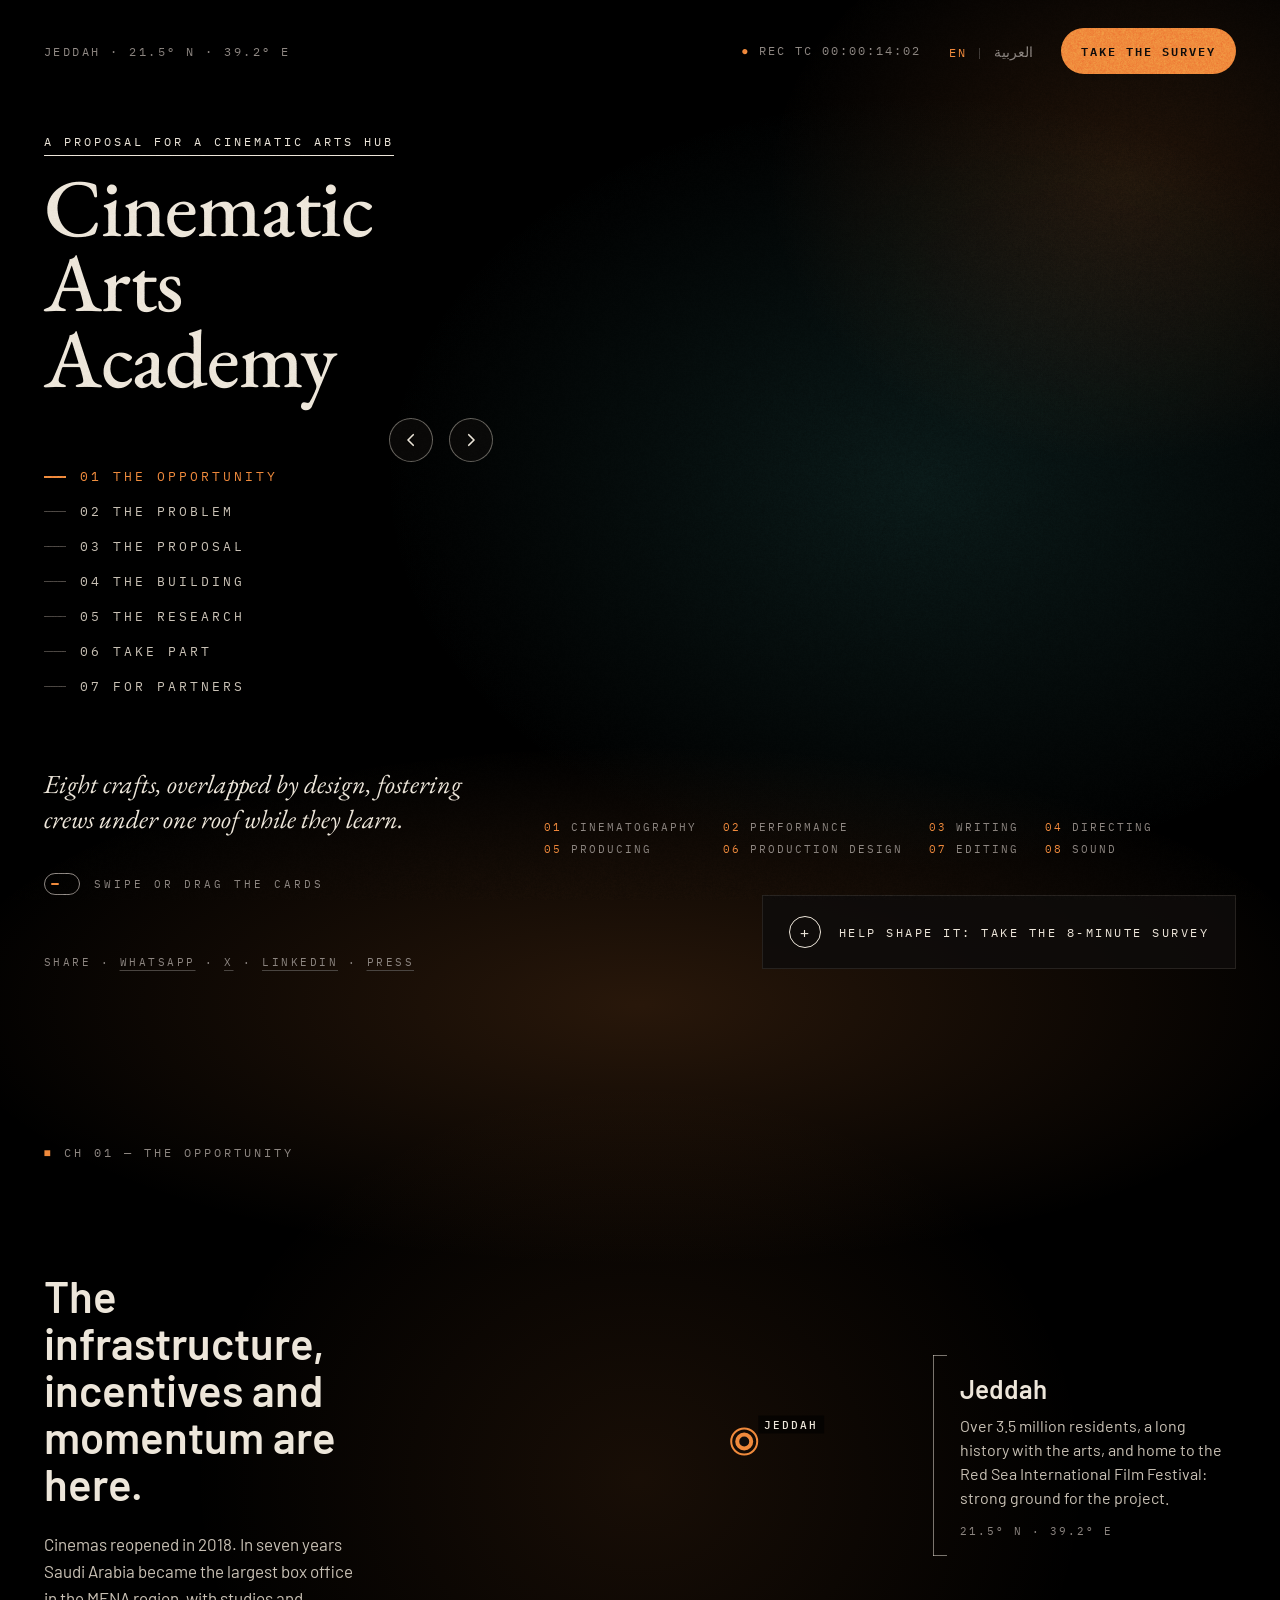
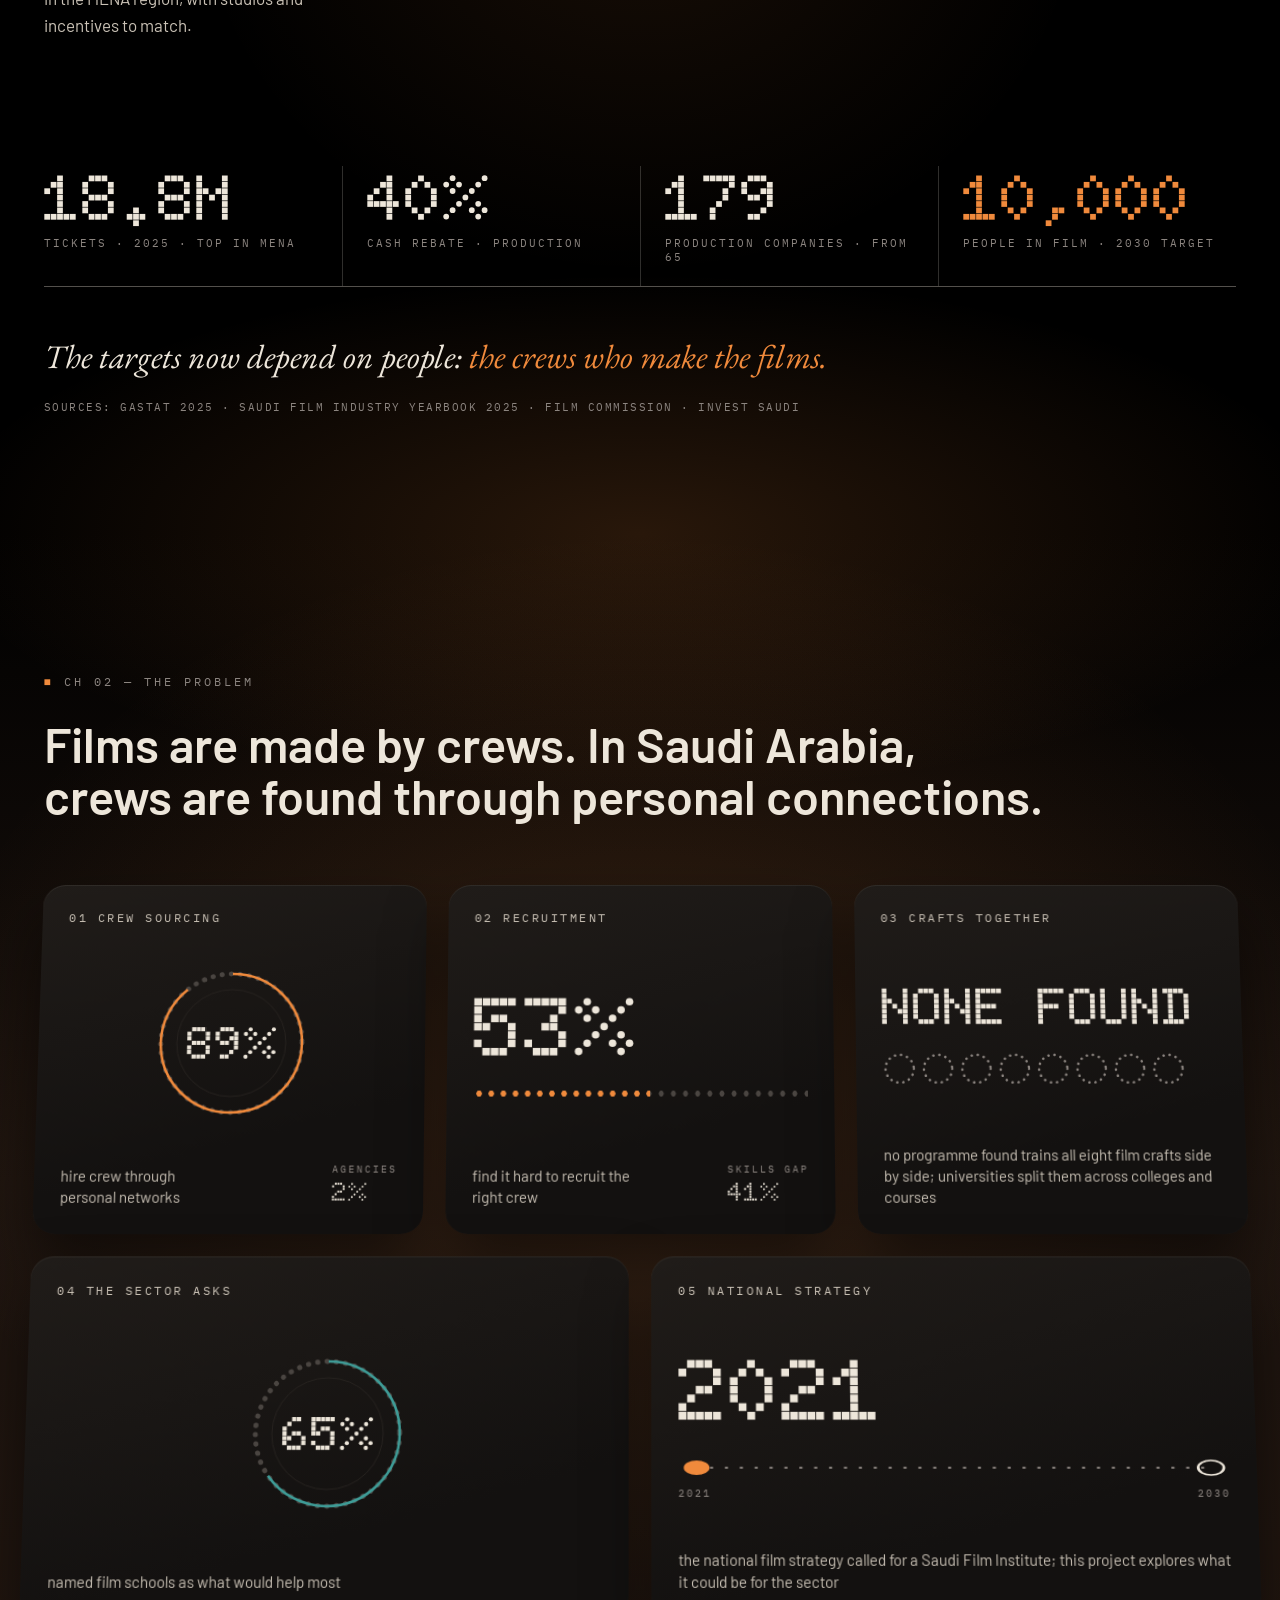
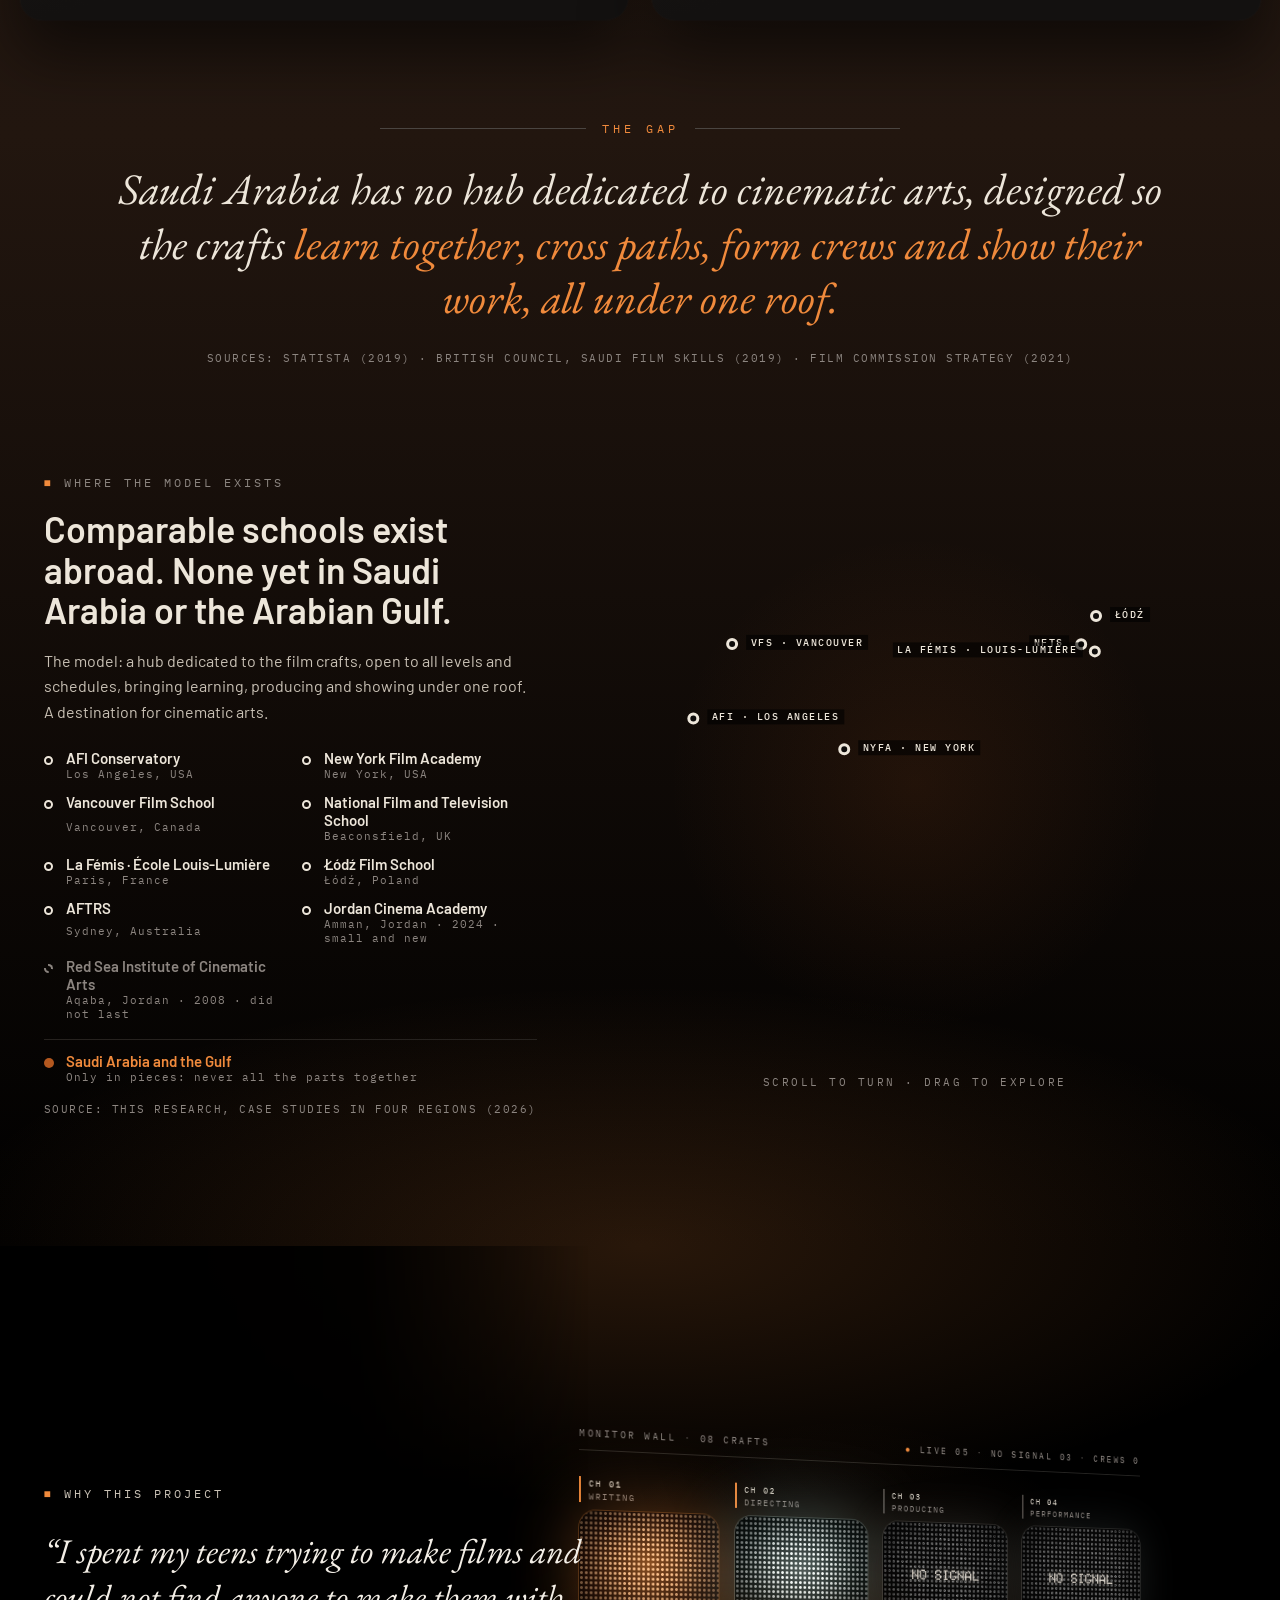
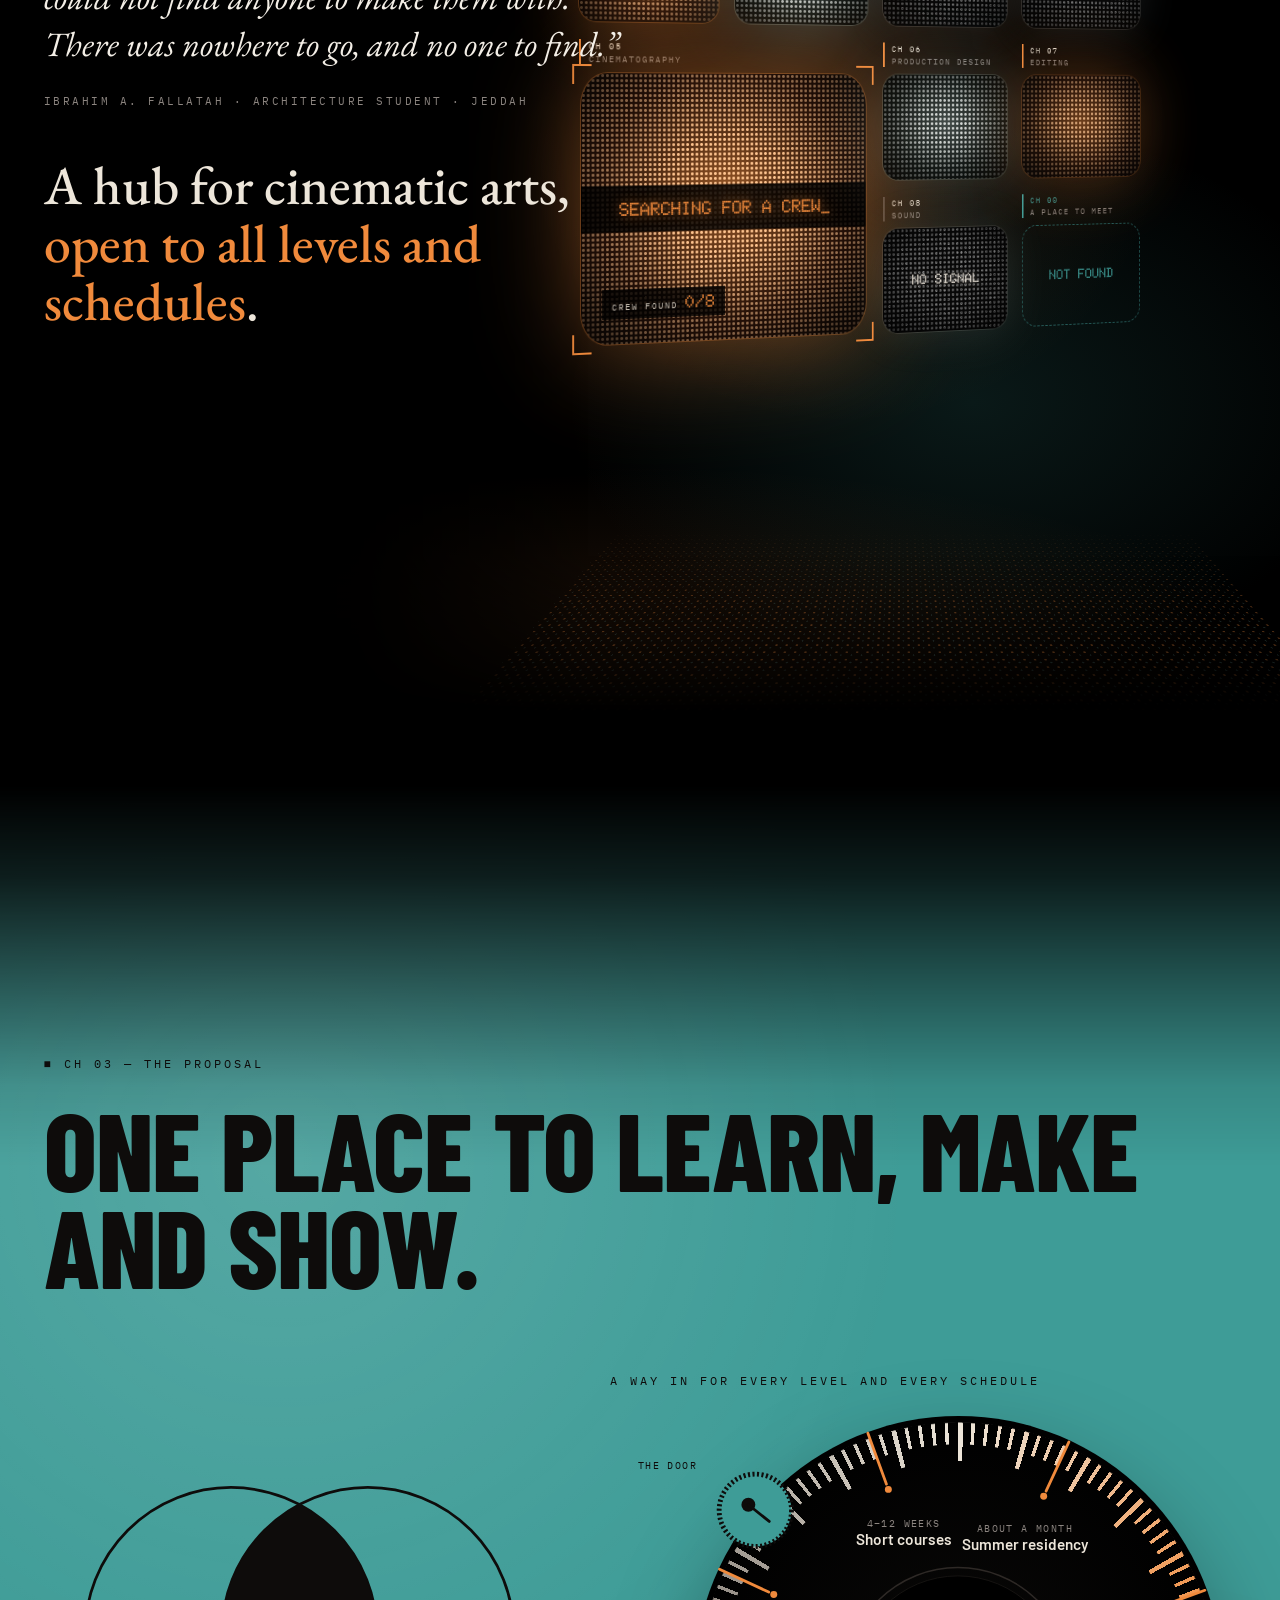
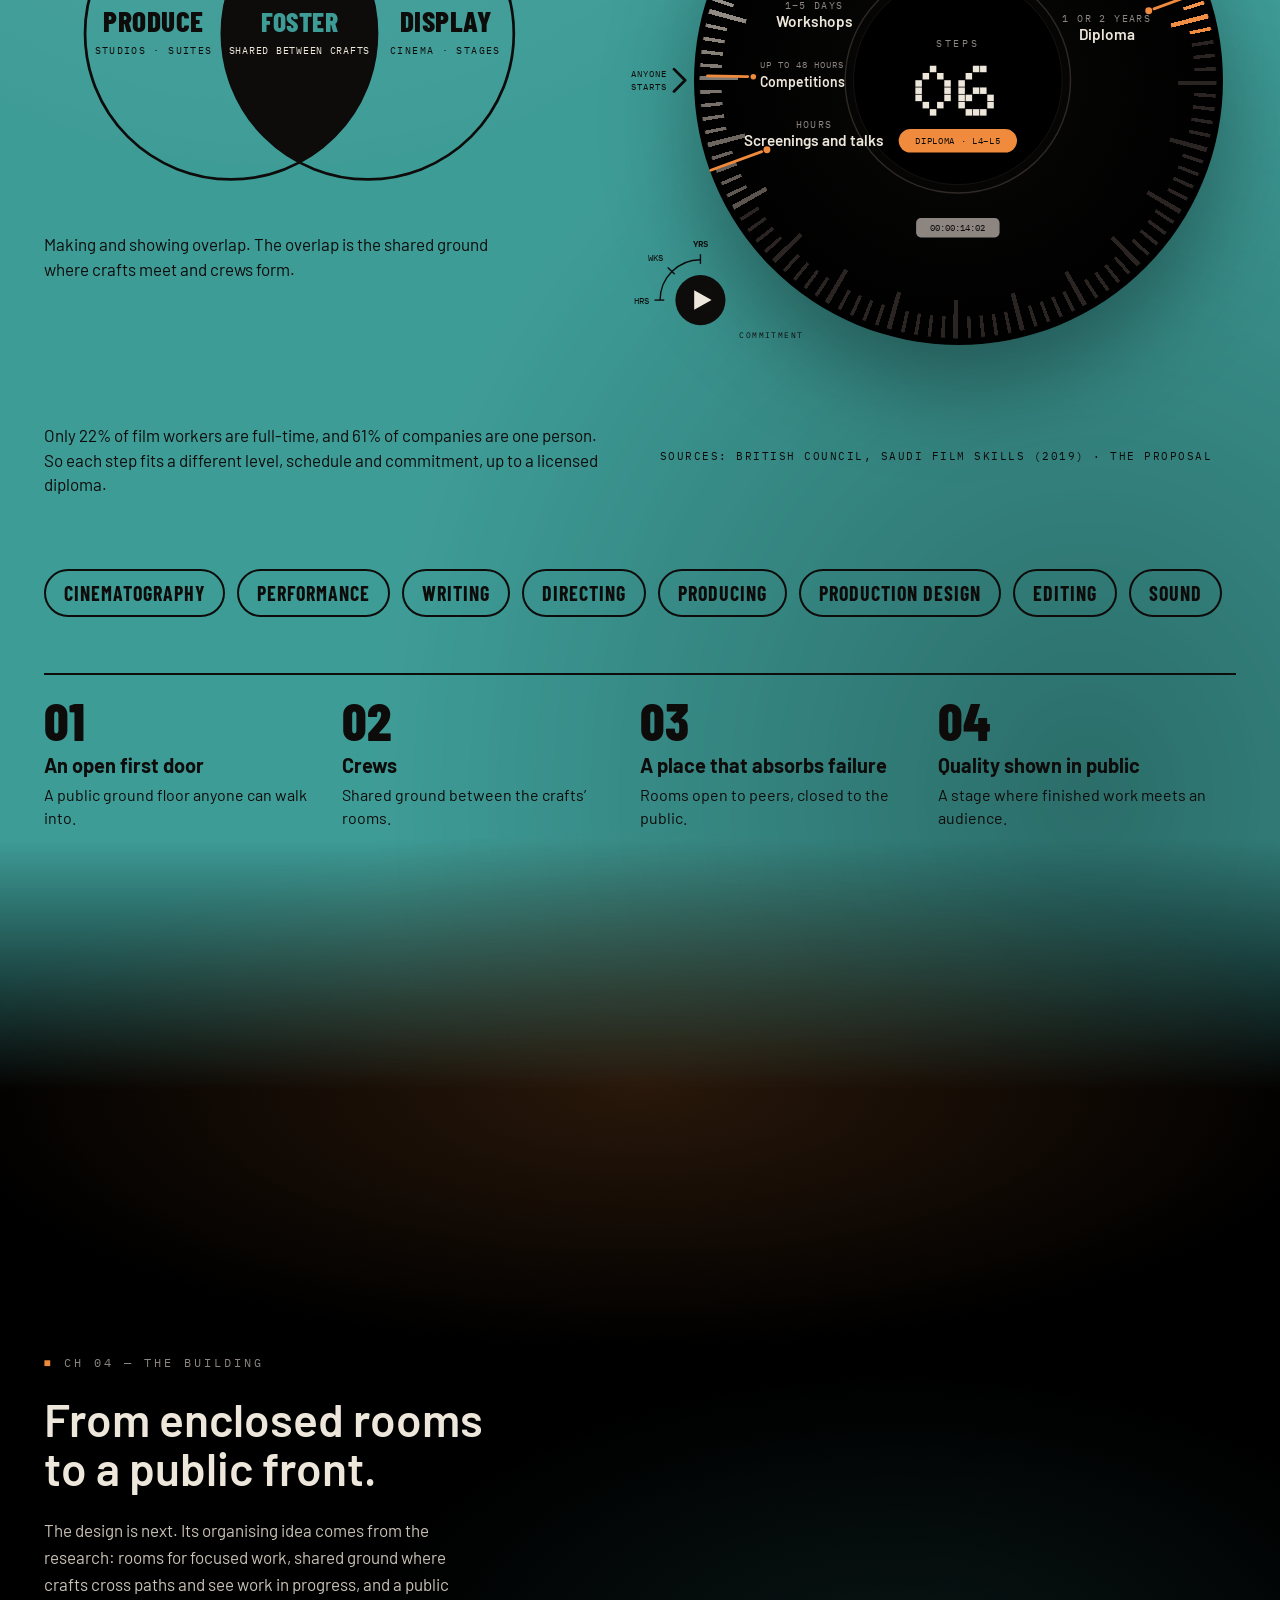
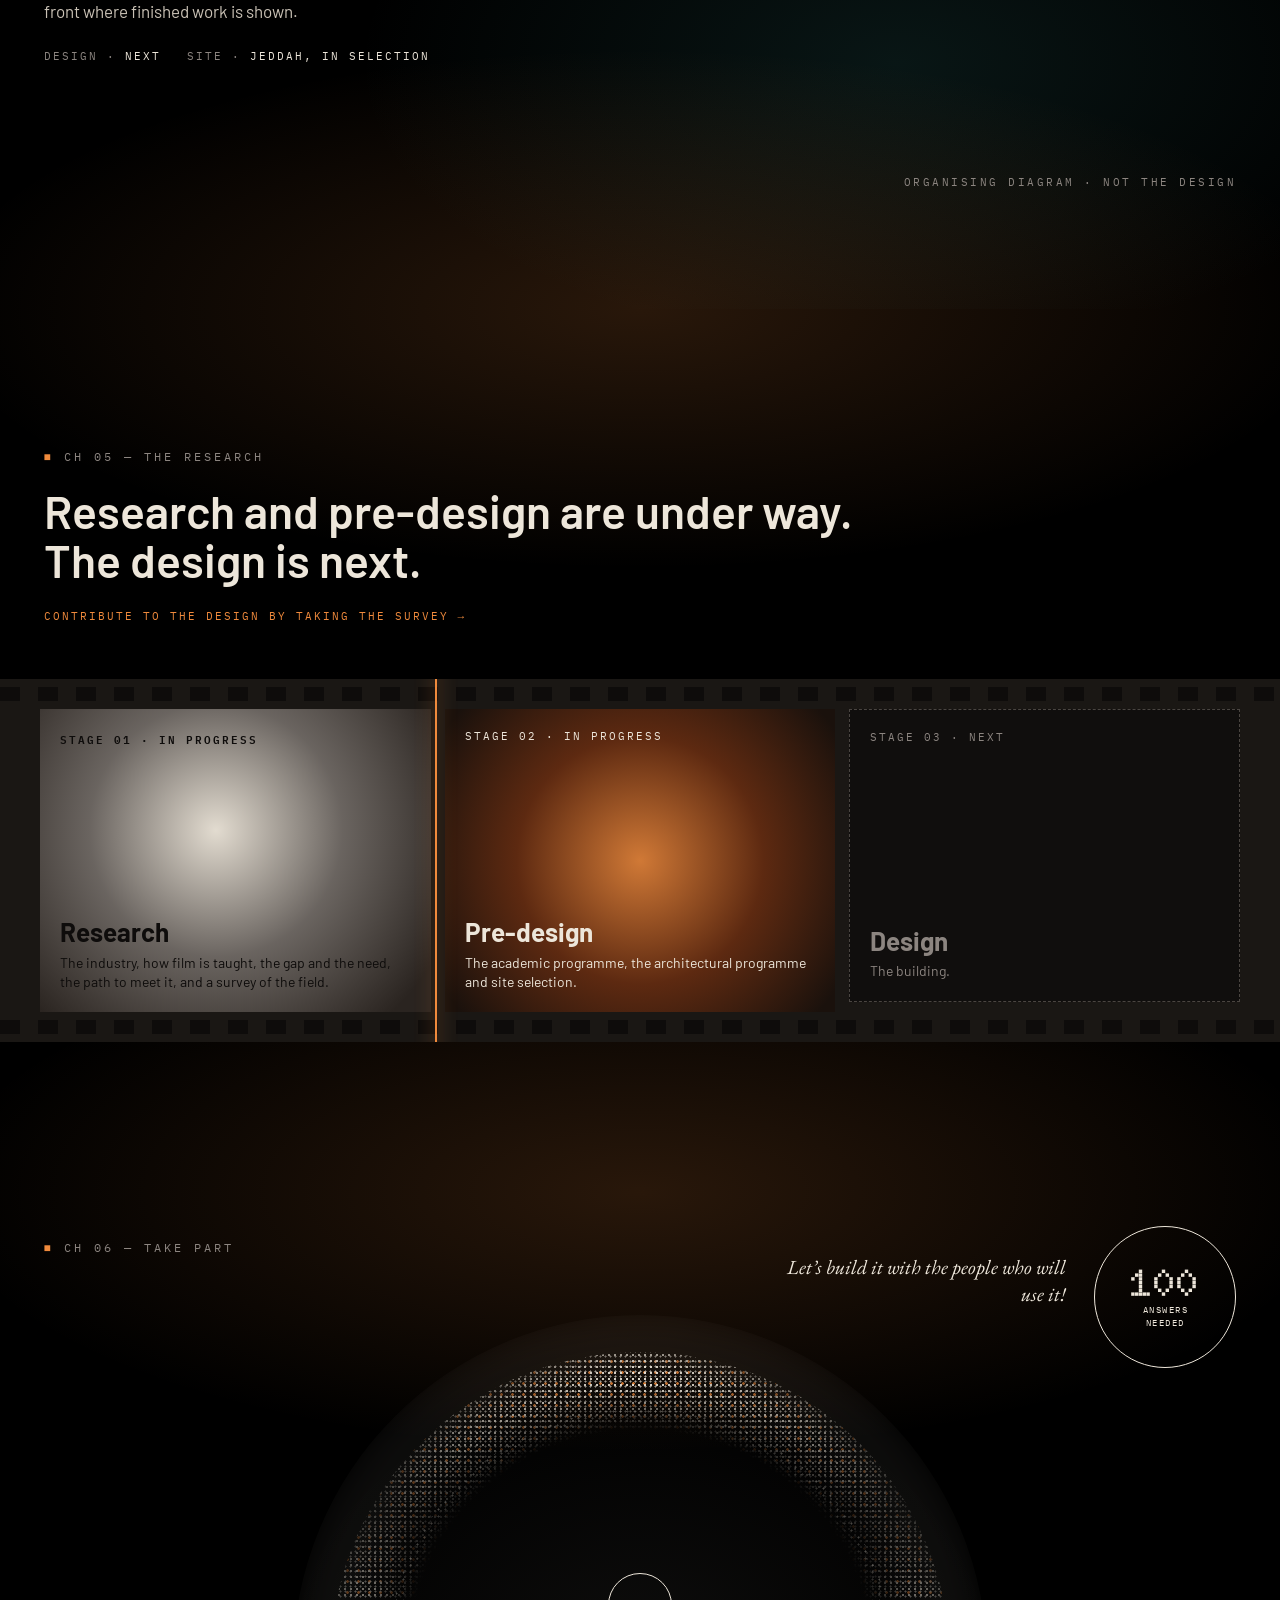
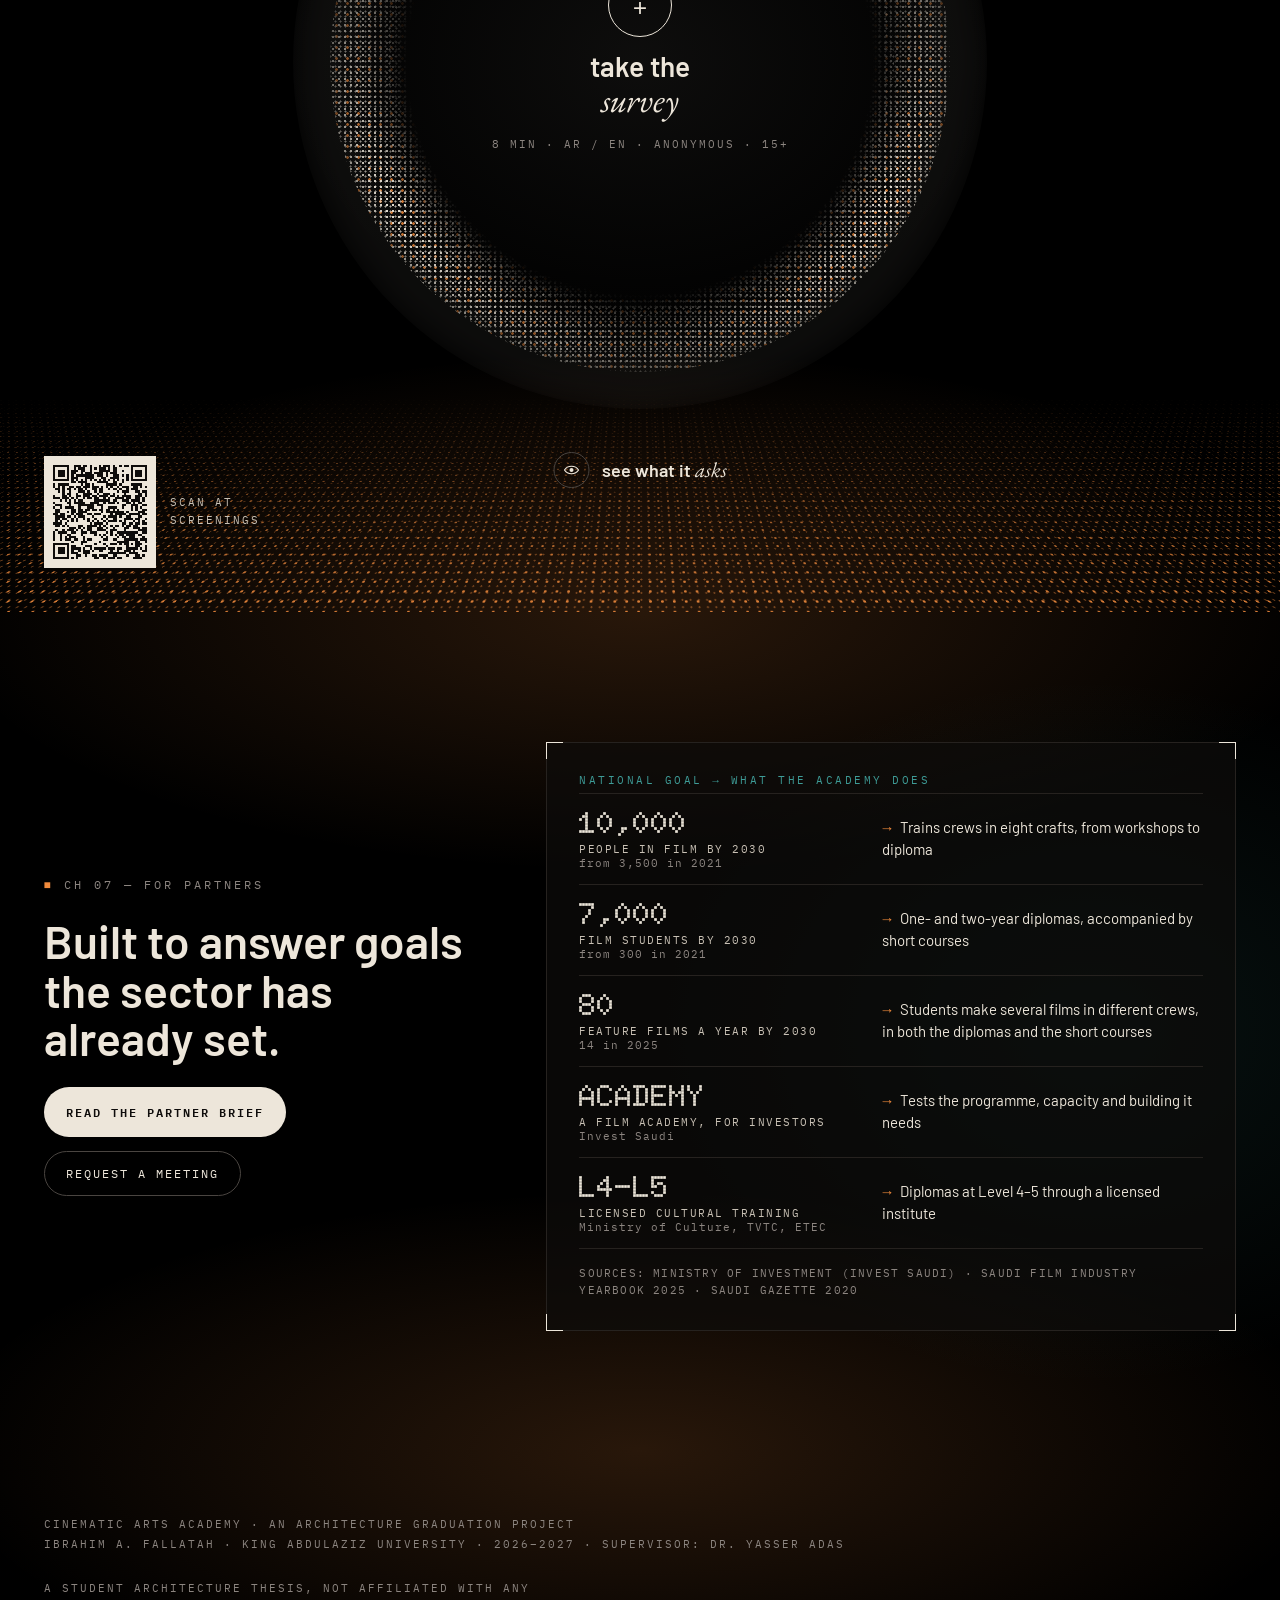
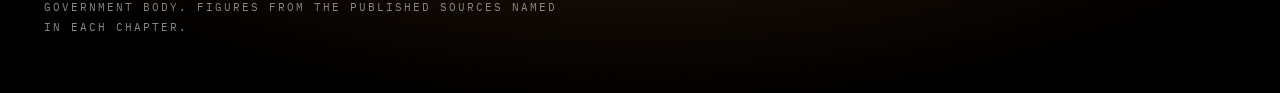
<file: index.html>
<!doctype html>
<html lang="en">
<head>
<meta charset="utf-8">
<meta name="viewport" content="width=device-width, initial-scale=1">
<meta http-equiv="Content-Security-Policy" content="default-src 'none'; script-src 'self' 'sha256-KLz0yIzPXal862dcEskgO1vD3z06MayMhwwjX/bgdog='; style-src 'self' 'unsafe-inline'; img-src 'self'; font-src 'self'; frame-src https://docs.google.com; base-uri 'none'; form-action 'none'; object-src 'none'; manifest-src 'self'; upgrade-insecure-requests">
<meta name="referrer" content="strict-origin-when-cross-origin">

<title>Ibrahim A. Fallatah · Architecture and film</title>
<meta name="description" content="Ibrahim A. Fallatah: architecture and creative work. Now showing: Cinematic Arts Academy, Jeddah.">
<meta http-equiv="refresh" content="0; url=academy/">
<link rel="canonical" href="https://ibrarchitech.com/academy/">
<link rel="icon" href="academy/assets/icon.svg" type="image/svg+xml">
<style>body{margin:0;min-height:100vh;display:grid;place-items:center;background:#000;color:#EDE6DA;font:16px/1.5 Arial,sans-serif}a{color:#F08A3C}</style>
<script>location.replace("academy/" + location.hash);</script>
</head>
<body><p>Opening <a href="academy/">Cinematic Arts Academy</a>…</p></body>
</html>
</file>
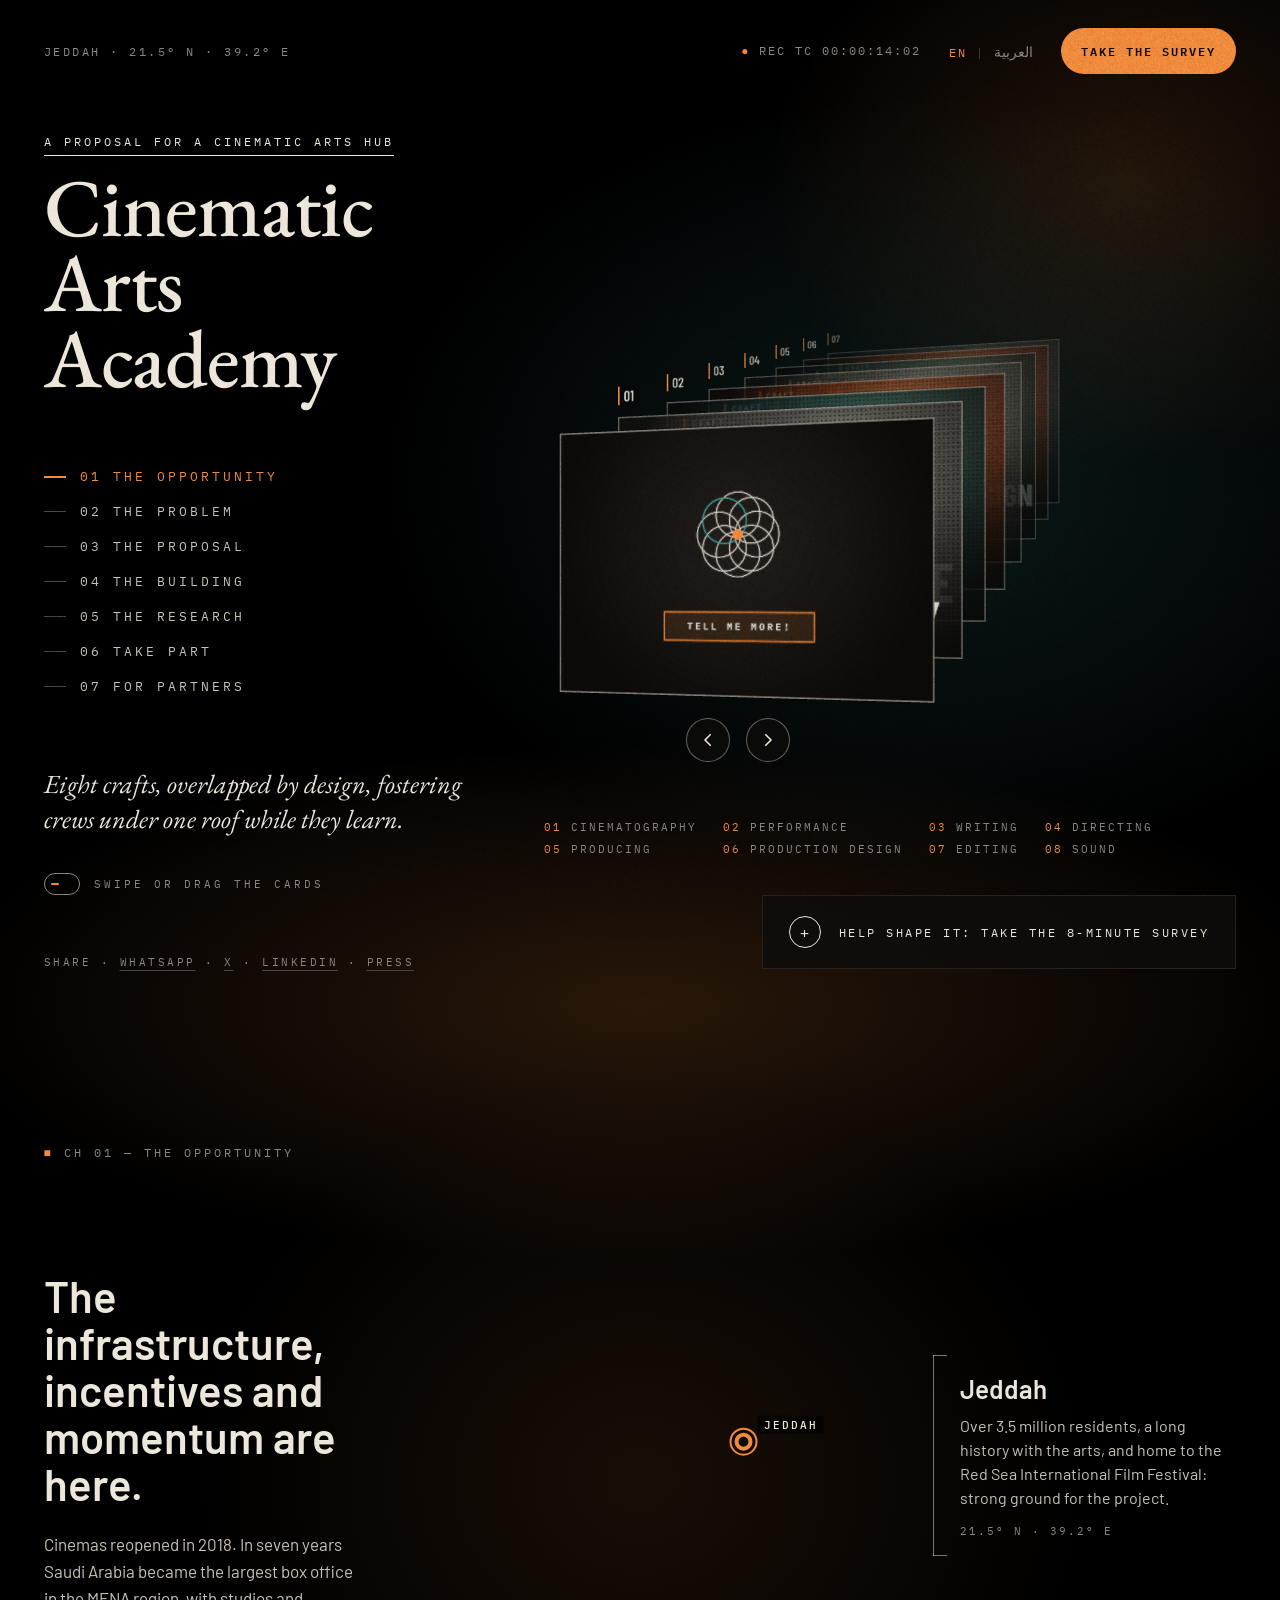
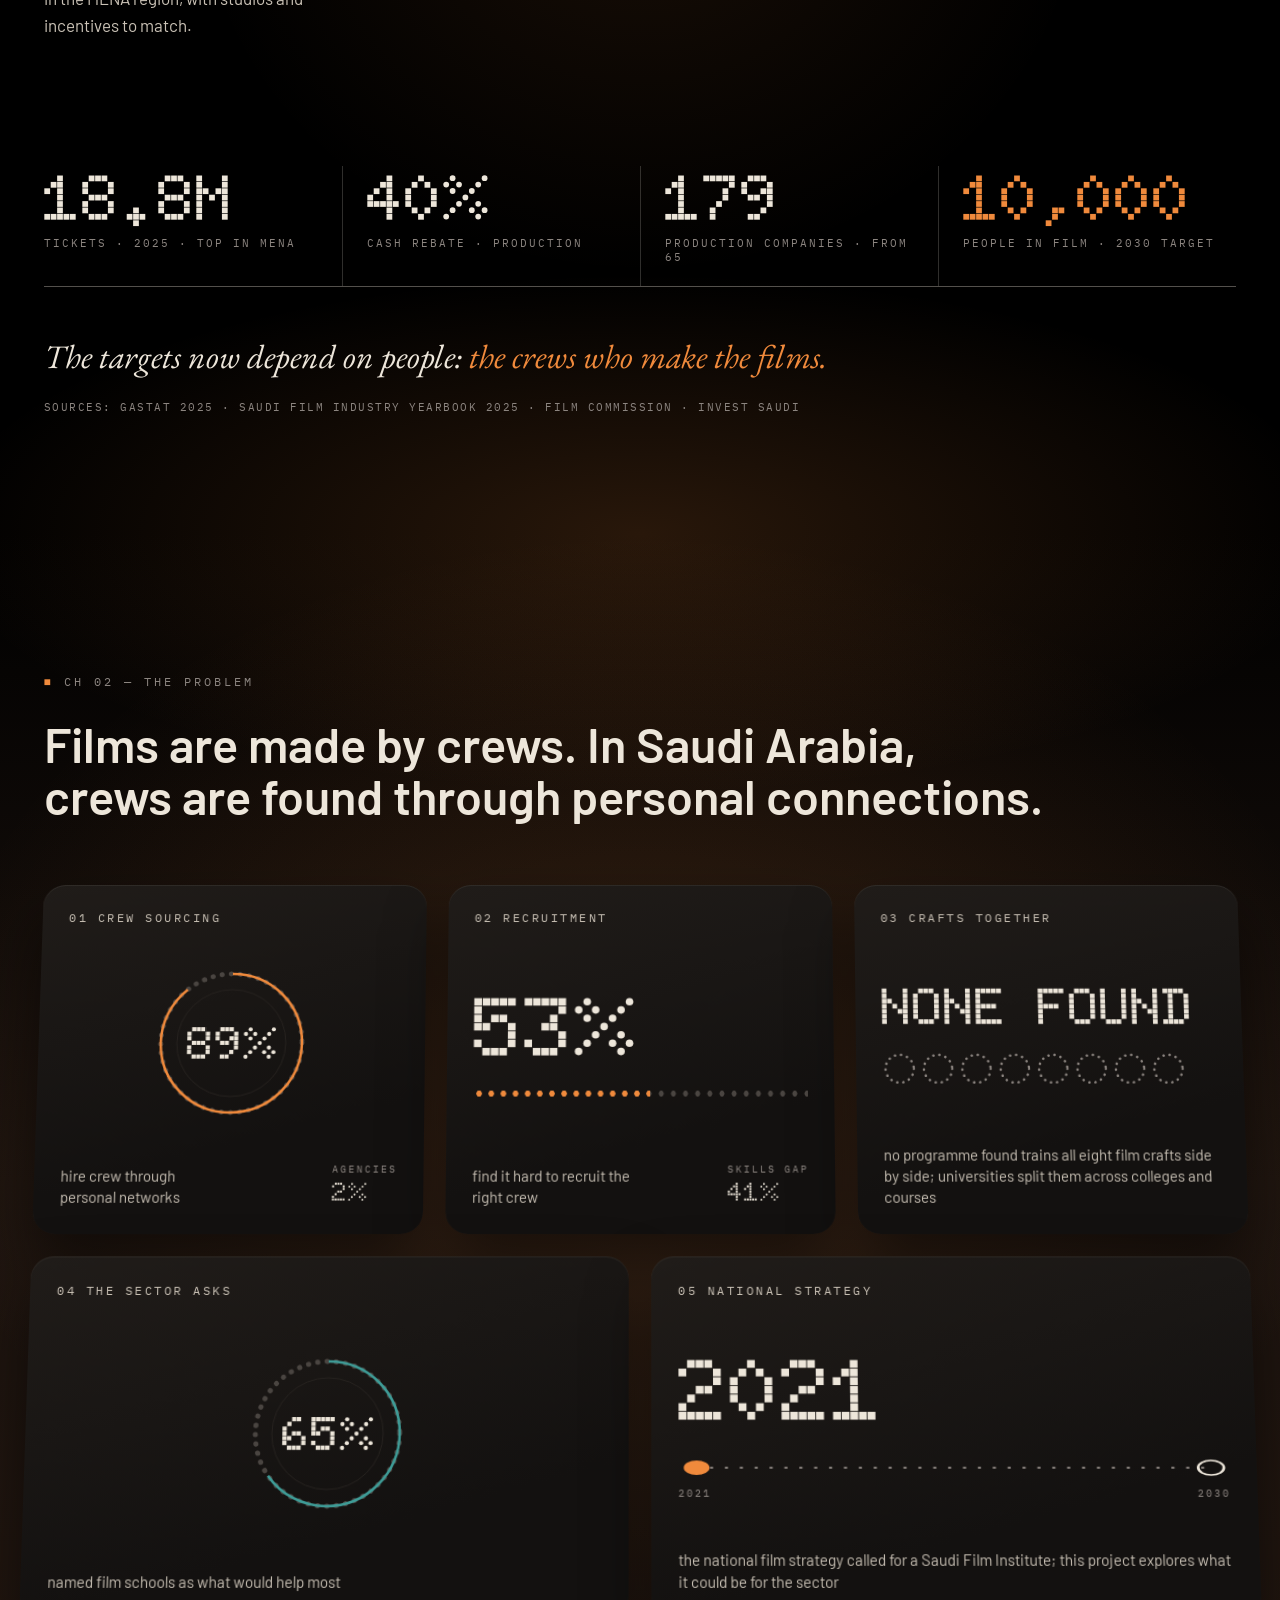
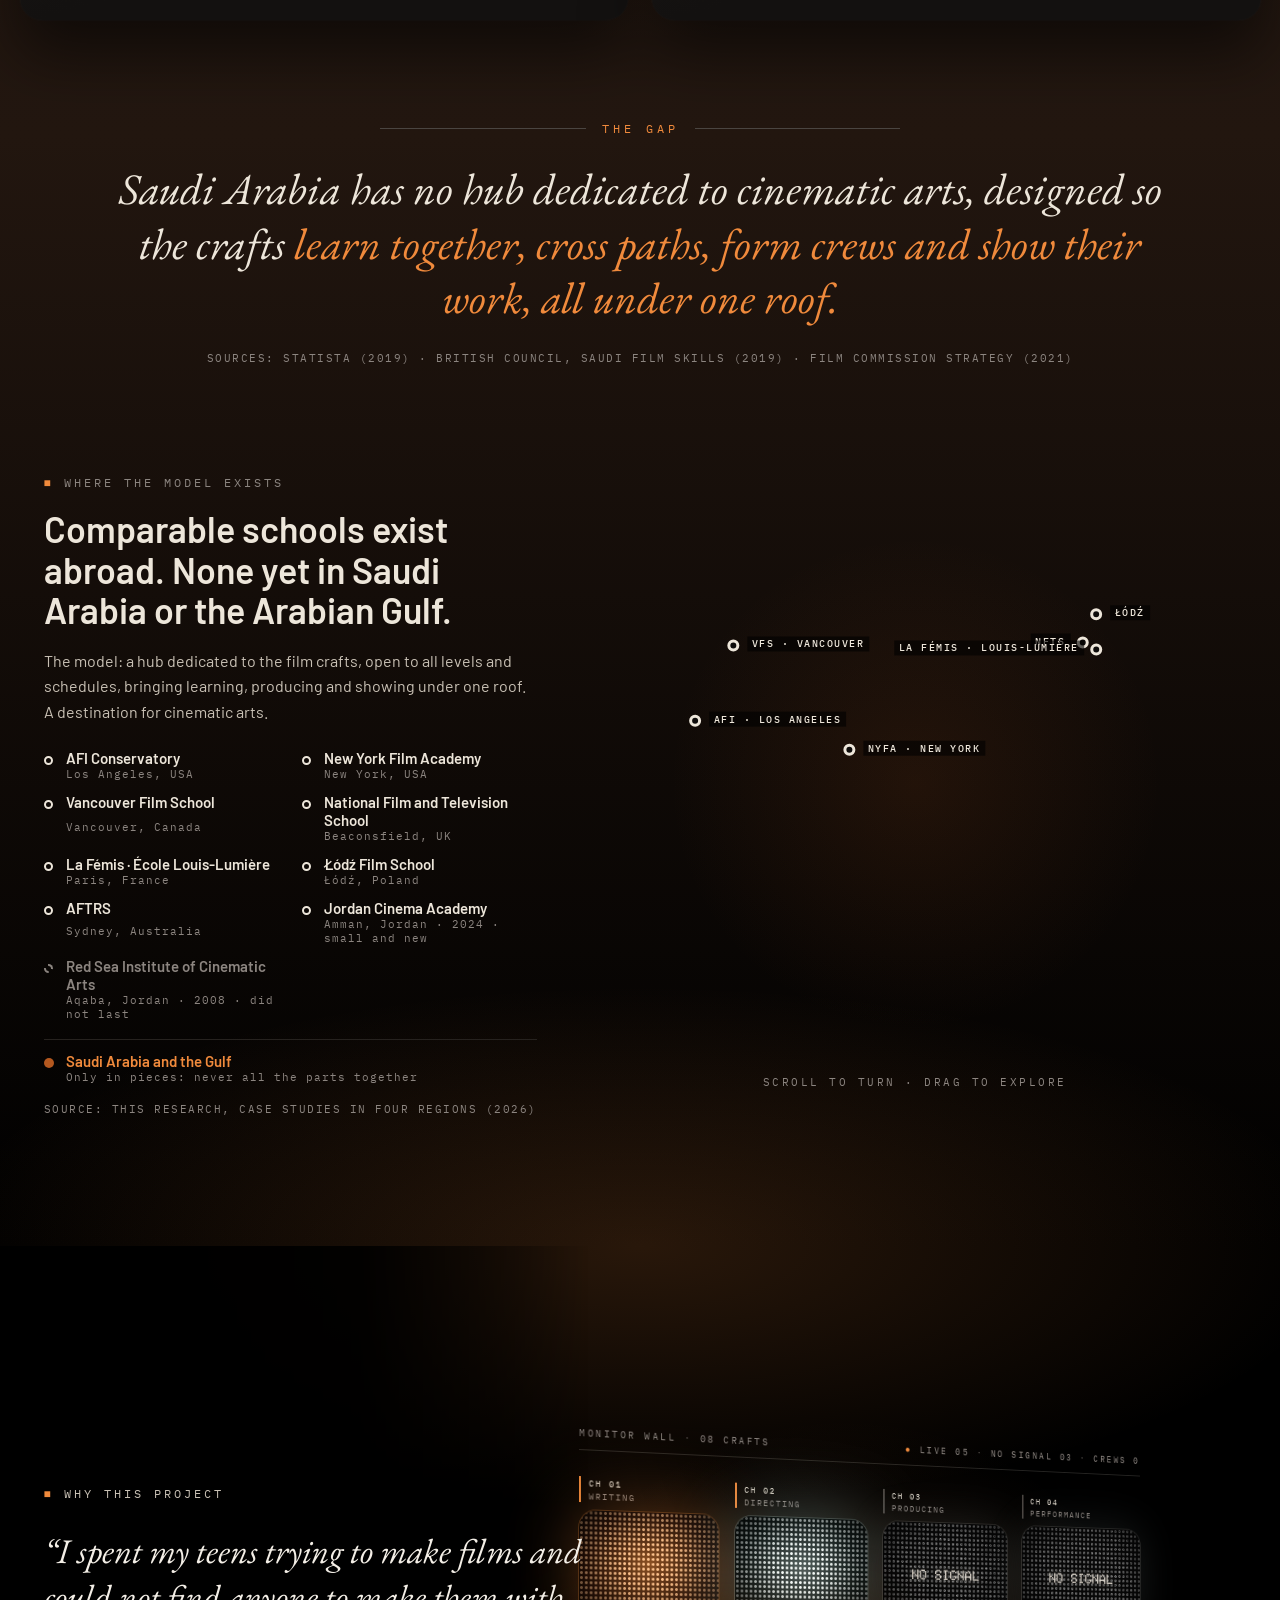
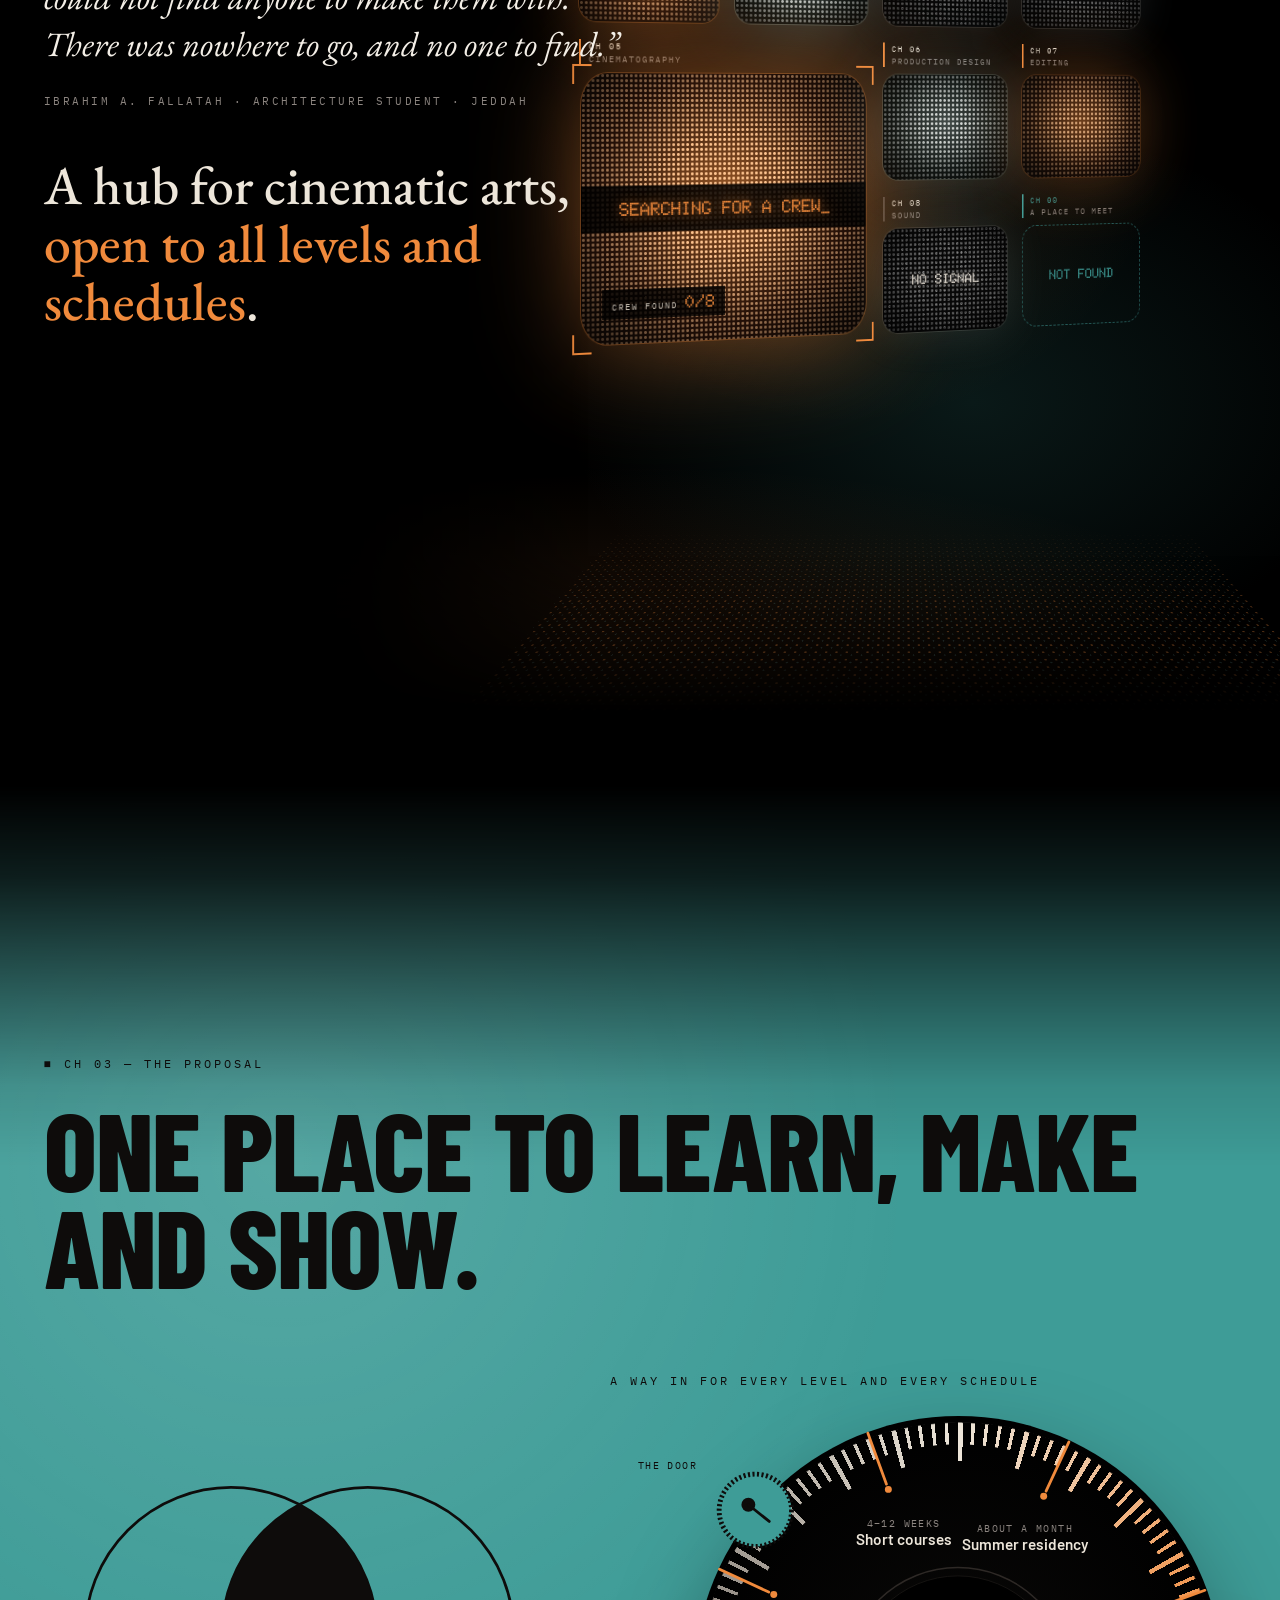
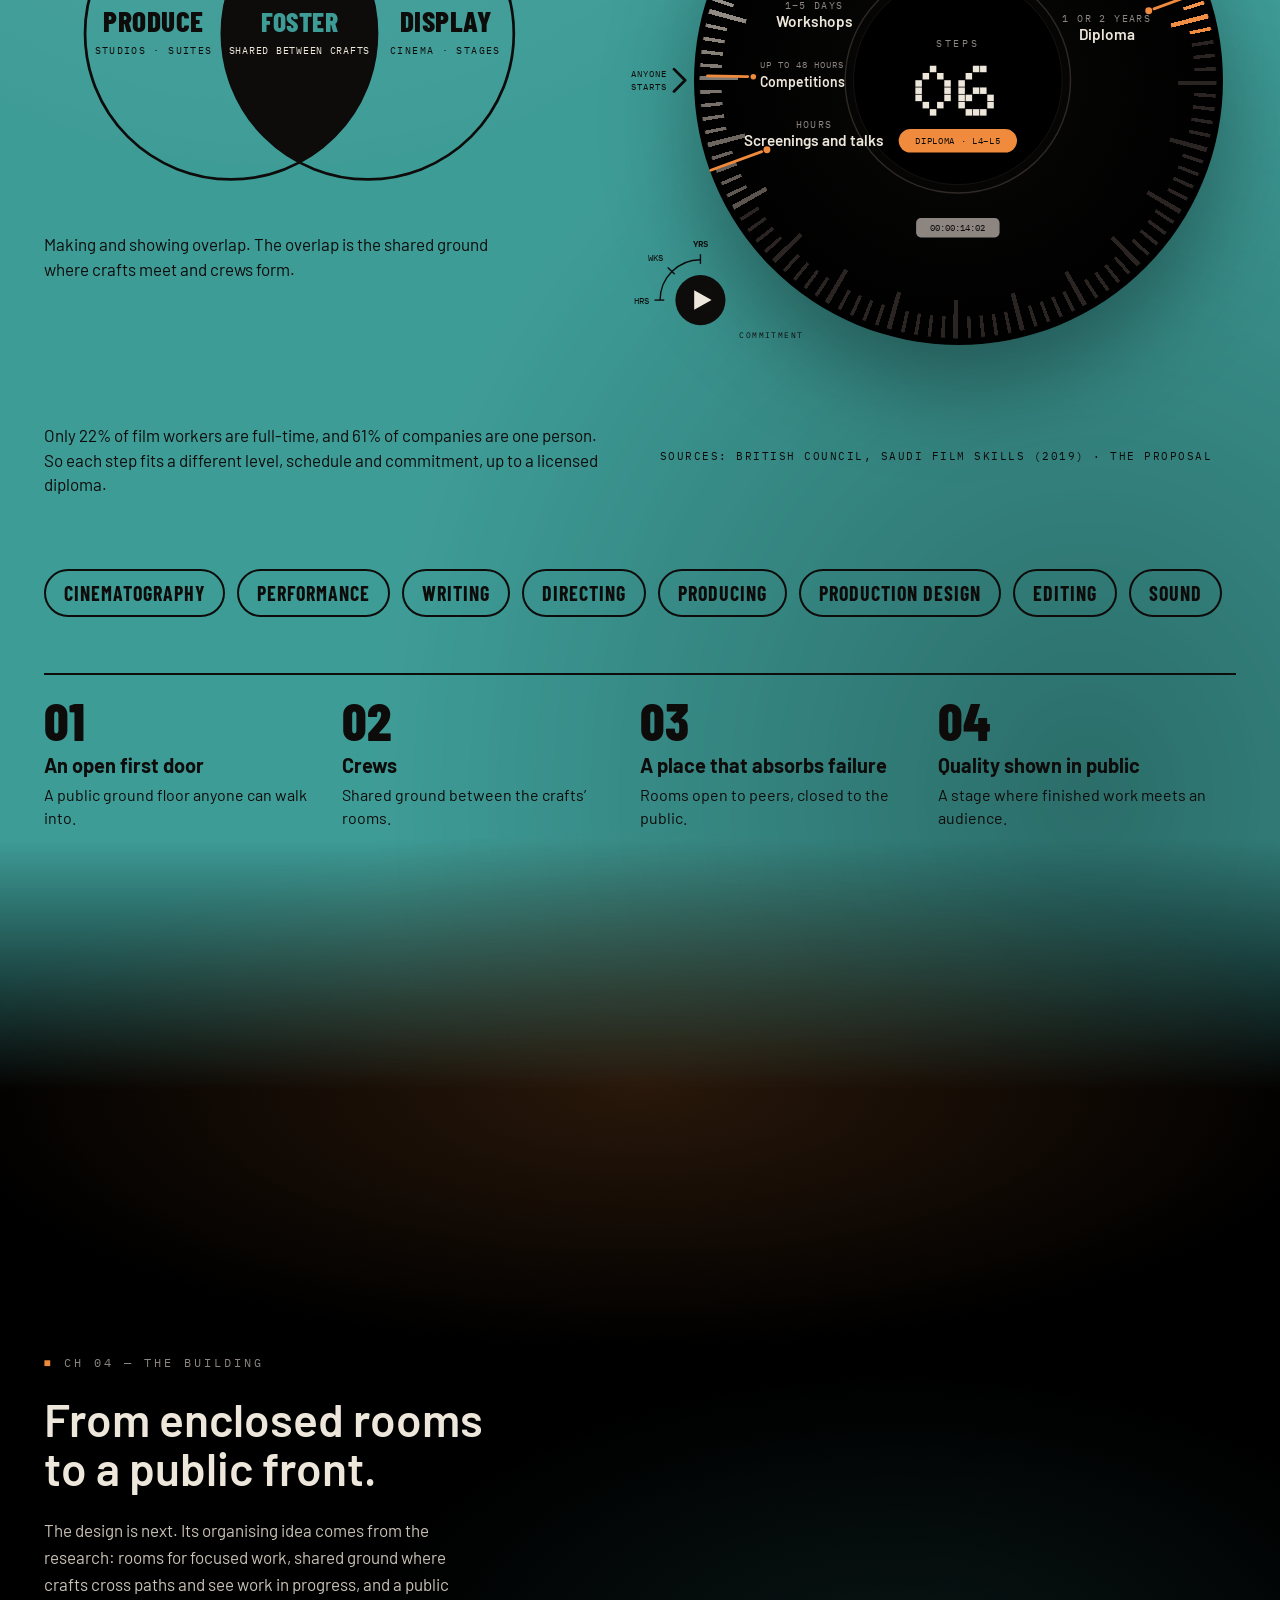
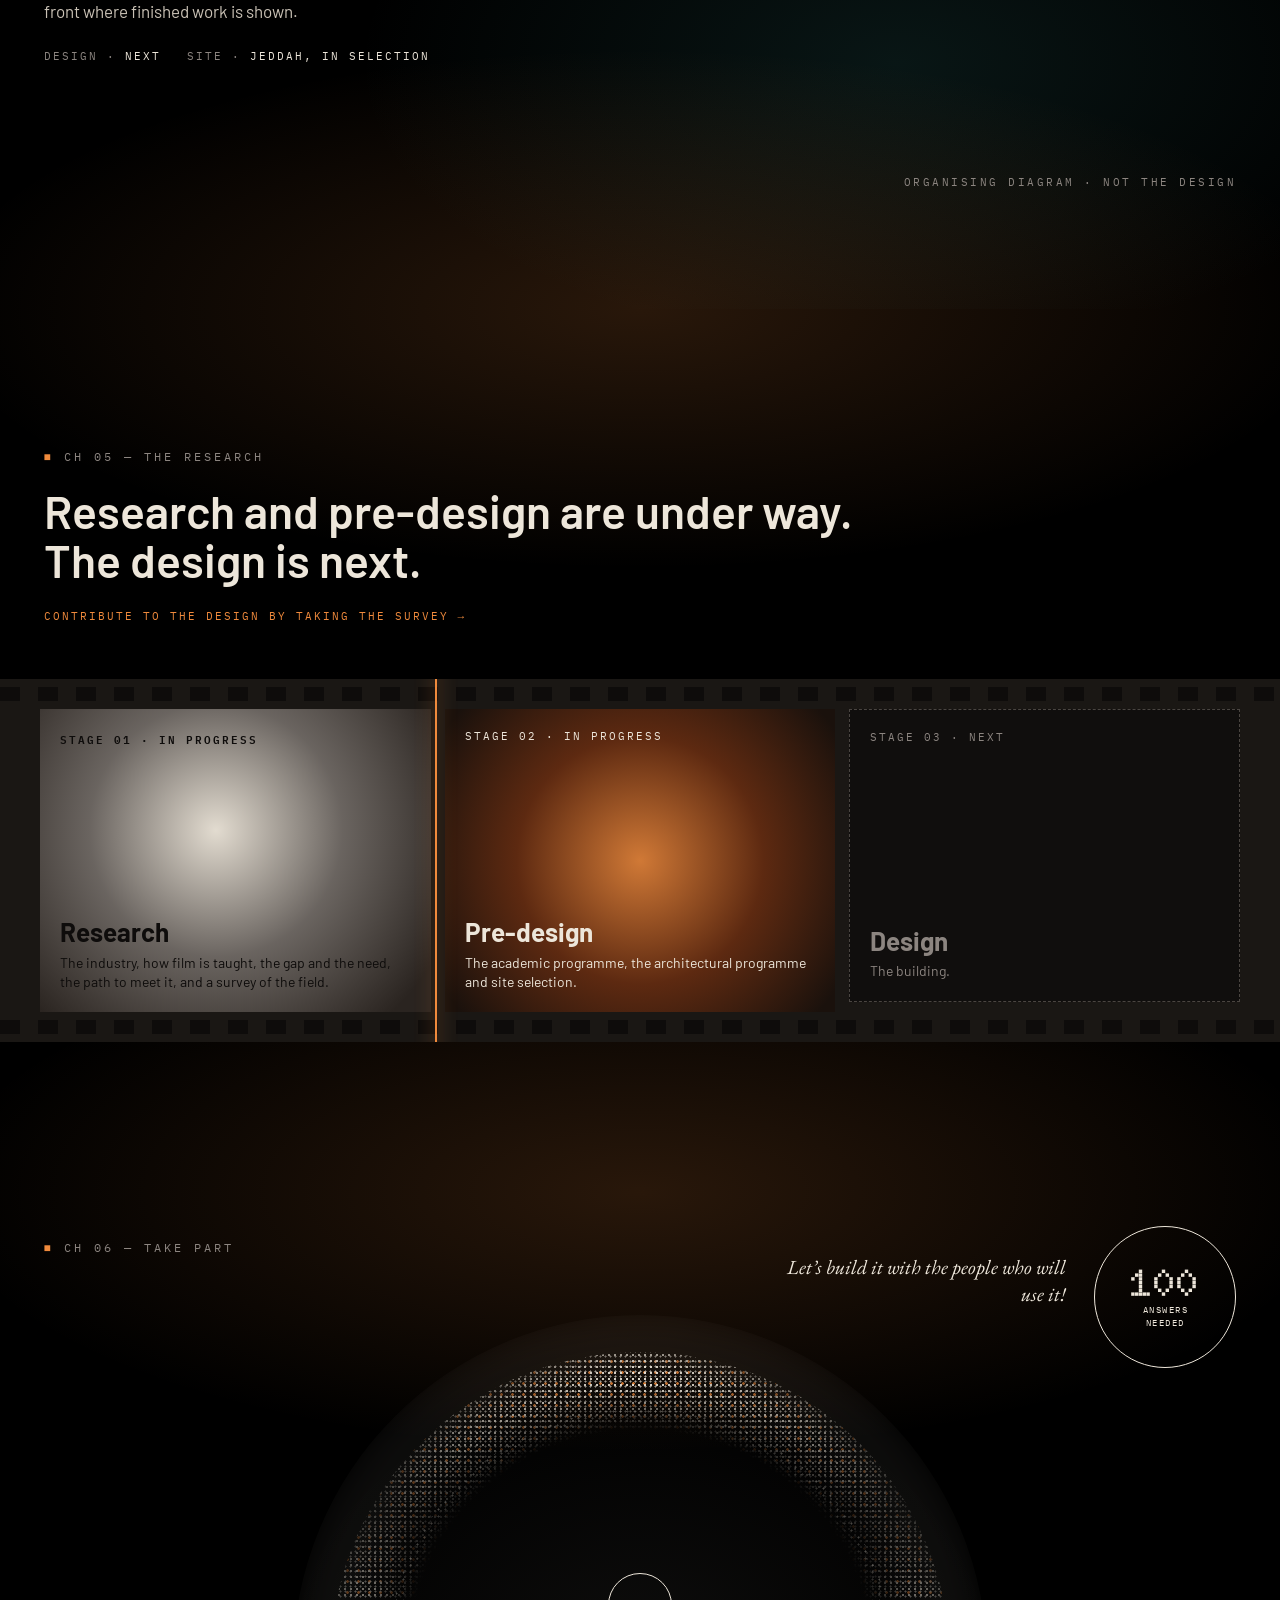
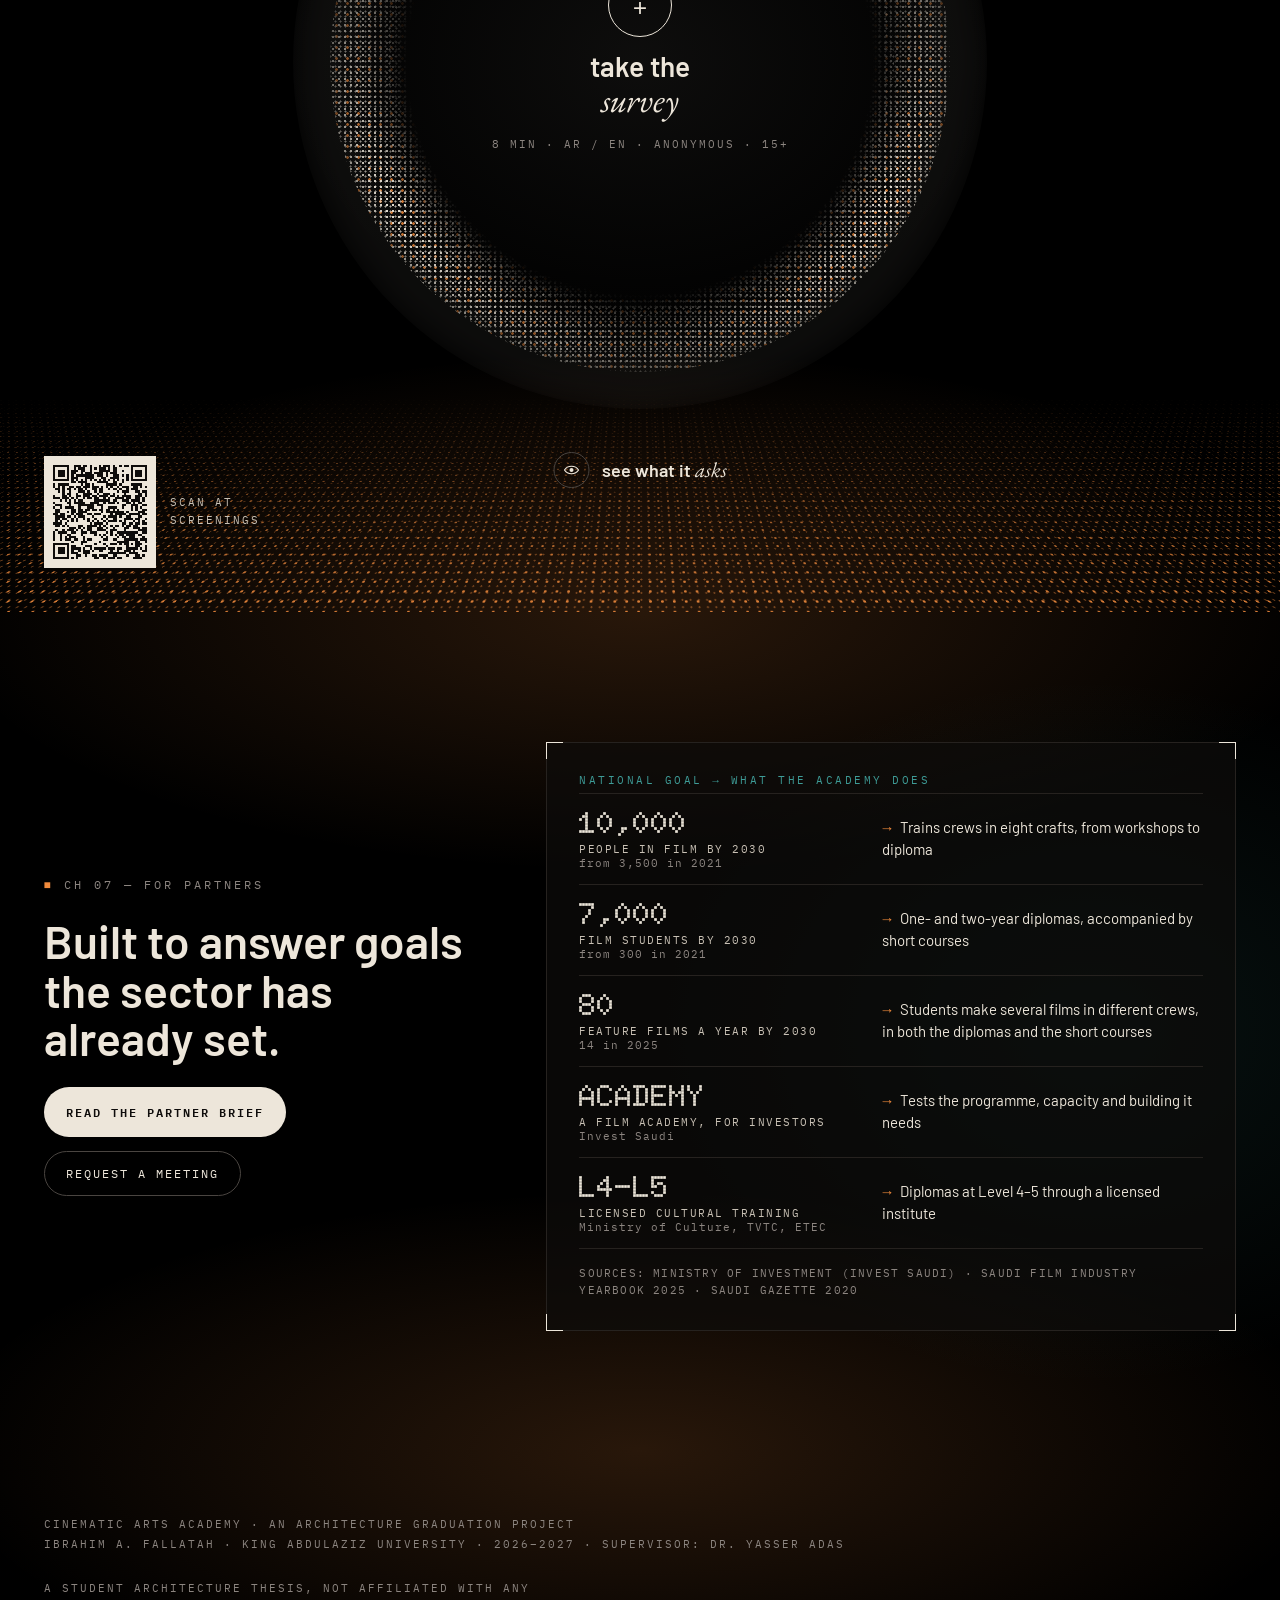
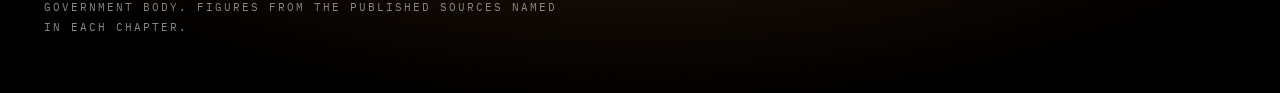
<file: academy/index.html>
<!doctype html>
<html lang="en">
<head>
<meta charset="utf-8">
<meta name="viewport" content="width=device-width, initial-scale=1">
<meta http-equiv="Content-Security-Policy" content="default-src 'none'; script-src 'self'; style-src 'self' 'unsafe-inline'; img-src 'self'; font-src 'self'; frame-src https://docs.google.com; base-uri 'none'; form-action 'none'; object-src 'none'; manifest-src 'self'; upgrade-insecure-requests">
<meta name="referrer" content="strict-origin-when-cross-origin">
<title>Cinematic Arts Academy, Jeddah</title>
<meta name="description" content="A proposal for one place in Jeddah where film talent is found, trained and shown. An architecture graduation project by Ibrahim A. Fallatah, King Abdulaziz University.">
<meta name="author" content="Ibrahim A. Fallatah">
<link rel="canonical" href="https://ibrarchitech.com/academy/">
<link rel="alternate" hreflang="en" href="https://ibrarchitech.com/academy/">
<link rel="alternate" hreflang="ar" href="https://ibrarchitech.com/academy/ar/">
<meta property="og:type" content="website">
<meta property="og:site_name" content="Cinematic Arts Academy">
<meta property="og:title" content="Cinematic Arts Academy, Jeddah">
<meta property="og:description" content="A proposal for one place in Jeddah where film talent is found, trained and shown. An architecture graduation project by Ibrahim A. Fallatah, King Abdulaziz University.">
<meta property="og:url" content="https://ibrarchitech.com/academy/">
<meta property="og:image" content="https://ibrarchitech.com/academy/assets/share.jpg">
<meta property="og:image:width" content="1200">
<meta property="og:image:height" content="630">
<meta property="og:locale" content="en_US">
<meta name="twitter:card" content="summary_large_image">
<meta name="theme-color" content="#000000">
<link rel="icon" href="assets/icon.svg" type="image/svg+xml">
<link rel="apple-touch-icon" href="assets/icon-180.png">
<link rel="stylesheet" href="assets/fonts/fonts.css">
<style>
body{margin:0;background:#0E0C0B}
a{color:#F08A3C}a:hover{color:#EDE6DA}
@keyframes caa-spin{to{transform:rotate(360deg)}}
@keyframes caa-spinr{to{transform:rotate(-360deg)}}
@keyframes caa-drift{to{background-position:-400px 0, 0 0}}
@keyframes caa-pulse{0%{transform:scale(.5);opacity:.9}100%{transform:scale(2.6);opacity:0}}
@keyframes caa-float{0%,100%{transform:translateY(0)}50%{transform:translateY(-12px)}}
@keyframes caa-flicker{0%,100%{opacity:1}91%{opacity:1}92%{opacity:.35}93%{opacity:1}95%{opacity:.6}96%{opacity:1}}
@keyframes caa-blink{50%{opacity:.15}}
@keyframes caa-breathe{0%,100%{opacity:.55}50%{opacity:1}}
@keyframes caa-scroll{0%{transform:translateY(0);opacity:1}100%{transform:translateY(18px);opacity:0}}
.caa-spin{animation:caa-spin 120s linear infinite}
.caa-spinr{animation:caa-spinr 180s linear infinite}
.caa-drift{animation:caa-drift 40s linear infinite}
.caa-pulse{animation:caa-pulse 2.6s ease-out infinite}
.caa-float{animation:caa-float 7s ease-in-out infinite}
.caa-flicker{animation:caa-flicker 6s linear infinite}
.caa-blink{animation:caa-blink 1.4s steps(2) infinite}
.caa-breathe{animation:caa-breathe 5s ease-in-out infinite}
.caa-scroll{animation:caa-scroll 1.8s ease-in infinite}
.caa-frame{transition:filter .4s ease}
.caa-frame:hover{filter:brightness(1.35) saturate(1.2)}
.caa-tile{transition:transform .4s ease, box-shadow .4s ease}
.caa-tile:hover{transform:translateY(-8px);box-shadow:0 40px 70px rgba(0,0,0,.6), 0 0 0 1px rgba(240,138,60,.35)}
@media (prefers-reduced-motion: reduce){.caa-spin,.caa-spinr,.caa-drift,.caa-pulse,.caa-float,.caa-flicker,.caa-blink,.caa-breathe,.caa-scroll{animation:none}}

html{scroll-behavior:smooth;-webkit-text-size-adjust:100%;text-size-adjust:100%}
@media (prefers-reduced-motion: reduce){html{scroll-behavior:auto}}
img,svg,iframe{max-width:100%}
a:focus-visible,[tabindex]:focus-visible{outline:2px solid #F08A3C;outline-offset:3px}
html[dir=rtl] h1{padding-top:10px}
.caa-grain{position:fixed;inset:0;z-index:40;pointer-events:none;opacity:.22;mix-blend-mode:overlay;background:url(assets/grain.png) 0 0/256px 256px}
.caa-form{height:min(1100px, 82vh)}
.caa-hint{display:none}
@media (max-width: 1099px){
  .caa-hint{display:block}
  .caa-scroller{-webkit-mask-image:linear-gradient(90deg,#000 82%,transparent);mask-image:linear-gradient(90deg,#000 82%,transparent);scroll-snap-type:x proximity}
  .caa-hint + .caa-scroller[style*="margin-top: 56px"]{margin-top:22px !important}
}
@keyframes caa-nudge{0%,60%,100%{transform:none}30%{transform:translateX(6px)}}
.caa-hint-arrow{display:inline-block;animation:caa-nudge 2.4s ease-in-out infinite}
@media (prefers-reduced-motion: reduce){.caa-hint-arrow{animation:none}}

/* ---------- phones ---------- */
@media (max-width: 760px){
  /* sections were spaced for a 1440 px screen: 260-300 px of black between them on a phone */
  section[style*="padding: 1"]{padding-top:88px !important;padding-bottom:88px !important}
  section[style*="padding: 2"]{padding-top:200px !important;padding-bottom:190px !important}
  section[style*="min-height: 9"]{min-height:0 !important}

  /* hero: the stack of film frames, smaller and closer to the text */
  .caa-stack{height:400px !important;margin:0 0 28px}
  .caa-stack > div:not(.caa-stage){top:104px !important;transform:scale(.6);transform-origin:0 0}
  html[dir=rtl] .caa-stack > div:not(.caa-stage){transform-origin:100% 0}
  .caa-stack > .caa-legend{left:0 !important;right:0 !important;bottom:0 !important;grid-template-columns:repeat(2,minmax(0,1fr)) !important;gap:7px 14px !important;letter-spacing:1.2px !important}
  .caa-stack > .caa-legend li{white-space:normal !important}

  /* why this project: quote first, then the monitor wall in full (it was dimmed behind the text) */
  .caa-why{min-height:0 !important;display:flex;flex-direction:column}
  .caa-why .caa-shade{display:none}
  .caa-why .caa-whytext{order:1;padding-top:88px !important;padding-bottom:8px !important;max-width:none !important}
  .caa-why .caa-wall{order:2;position:relative !important;inset:auto !important;left:auto !important;right:auto !important;height:660px;margin:0 clamp(20px,3.4vw,48px)}
  .caa-mon{top:48px !important;left:0 !important;right:0 !important;width:100% !important;transform:none !important}
  .caa-mongrid{grid-template-columns:repeat(3,minmax(0,1fr)) !important;gap:14px 12px !important}
  .caa-mongrid [style*="height: 26px"]{height:auto !important}
  .caa-mongrid p[style*="font-size: 9px"]{font-size:10px !important;letter-spacing:1px !important}
  .caa-mongrid p[style*="font-size: 19px"]{font-size:13px !important}
  .caa-mon > div:first-child{flex-wrap:wrap;font-size:10px !important;letter-spacing:1.5px !important}
  .caa-sil{left:50% !important;right:auto !important;transform:translateX(-50%);width:140px !important;height:162px !important}

  /* the building: three markers that fit the screen */
  .caa-bdiag{height:400px !important;flex-basis:100% !important}
  .caa-bdiag .caa-float > div:first-child{max-width:150px;box-sizing:border-box}
  .caa-fl1{left:0 !important;top:236px !important}
  .caa-fl2{left:calc(50% - 85px) !important;top:136px !important}
  .caa-fl3{left:auto !important;right:0 !important;top:36px !important}

  /* take part: one column instead of pieces placed for a wide screen */
  #take-part{min-height:0 !important;display:flex;flex-direction:column;align-items:center;gap:26px;padding:88px clamp(20px,3.4vw,48px) 120px}
  #take-part > *{position:relative !important;left:auto !important;right:auto !important;top:auto !important;bottom:auto !important;transform:none !important}
  #take-part > [aria-hidden="true"]{position:absolute !important;left:0 !important;right:0 !important;bottom:0 !important}
  #take-part .caa-tp-label{align-self:stretch}
  #take-part .caa-tp-quote{max-width:none !important;text-align:center !important;font-size:24px !important}
  #take-part .caa-tp-ring{width:min(340px,88vw) !important}
  #take-part .caa-tp-qr{margin-top:6px}
  #take-part .caa-tp-ring p[style*="margin: 4px 0 0"]{max-width:200px;line-height:1.7}

  /* the TV that holds the survey form: thinner frame, more room for the form */
  .caa-tv{padding:14px !important;border-radius:22px !important}
  .caa-form{height:80vh}

  /* partners: the goals table becomes one card per goal */
  .caa-goals{min-width:0 !important}
  .caa-goals thead{display:none}
  .caa-goals,.caa-goals tbody,.caa-goals tr,.caa-goals td{display:block;width:auto !important}
  .caa-goals tr{padding:16px 0}
  .caa-goals td{padding:3px 0 !important}
  .caa-goals td[data-label]::before{content:attr(data-label);display:block;margin:8px 0 2px;font:500 11px 'IBM Plex Mono',monospace;letter-spacing:2px;text-transform:uppercase;color:#8C8580}
  [lang="ar"] .caa-goals td[data-label]::before{font:500 13px 'IBM Plex Sans Arabic',Tahoma,sans-serif;letter-spacing:0}

  /* 9-10 px labels are too small to read on a phone */
  [style*="font-size: 9px"]:not(.caa-mongrid *),[style*="font-size: 10px"]:not(.caa-mon *),[style*="font-size: 10.5px"]{font-size:11px !important}

  /* a moving background repaints the whole circle every frame: heavy on a phone battery */
  .caa-drift{animation:none !important}
}
@media (max-width: 380px){.caa-stack > div:not(.caa-stage){transform:scale(.55) !important}}
@media (pointer: coarse){a:not([style*="padding"]){padding-block:8px}}

/* ---------- 3D scenes (three.js); the CSS drawings stay as the fallback */
.caa-stage{position:absolute;inset:0;touch-action:pan-y;-webkit-user-select:none;user-select:none}
.caa-stage canvas{position:absolute;inset:0;width:100%;height:100%;display:block}
html:not(.caa-no3d) .caa-stack > div:not(.caa-stage),html:not(.caa-no3d) .caa-globebox > :not(.caa-stage){visibility:hidden}
.caa-no3d .caa-stage{display:none}
.caa-off > :not(.caa-stage){visibility:visible !important}.caa-off > .caa-stage{display:none !important}
.caa-stack3d{bottom:70px;cursor:grab;outline:none}
@media (min-width: 981px){.caa-five{grid-template-columns:repeat(6,minmax(0,1fr)) !important}.caa-five > .caa-tile{grid-column:span 2}.caa-five > .caa-tile:nth-child(n+4){grid-column:span 3}}
@media (min-width: 641px) and (max-width: 980px){.caa-five{grid-template-columns:repeat(2,minmax(0,1fr)) !important}.caa-five > .caa-tile:last-child{grid-column:1 / -1}}
.caa-stack3d.is-dragging{cursor:grabbing}
.caa-stack3d:focus-visible{outline:2px solid #F08A3C;outline-offset:-2px}
.caa-enter.is-off{pointer-events:none}
.caa-craft-tag{position:absolute;left:0;top:0;z-index:3;pointer-events:none;opacity:0;transition:opacity .25s;white-space:nowrap;font-family:'Barlow Condensed',sans-serif;font-weight:600;font-size:20px;letter-spacing:1px;color:#EDE6DA;background:rgba(0,0,0,.72);padding:4px 10px 4px 8px;border-left:3px solid #F08A3C}
html[dir=rtl] .caa-craft-tag{font-family:'IBM Plex Sans Arabic',sans-serif;letter-spacing:0;border-left:0;border-right:3px solid #F08A3C}
.caa-cf-ctrl{position:absolute;left:50%;top:auto;bottom:auto;transform:translateX(-50%);z-index:3;display:flex;gap:16px}
.caa-cf-btn{width:44px;height:44px;border-radius:50%;border:1px solid rgba(237,230,218,.4);background:rgba(14,12,11,.7);color:#EDE6DA;display:grid;place-items:center;padding:0;cursor:pointer;transition:border-color .2s,color .2s}
.caa-cf-btn:hover{border-color:#F08A3C;color:#F08A3C}
.caa-cf-btn:focus-visible{outline:2px solid #F08A3C;outline-offset:3px}
.caa-sr{position:absolute;width:1px;height:1px;margin:0;overflow:hidden;clip-path:inset(50%);white-space:nowrap}
html.caa-3d .caa-legend li{cursor:pointer;transition:color .25s}
html.caa-3d .caa-legend li:hover,html.caa-3d .caa-legend li.is-on{color:#EDE6DA}
html.caa-3d .caa-legend li.is-on{text-decoration:underline;text-decoration-color:#F08A3C;text-decoration-thickness:2px;text-underline-offset:6px}
html.caa-3d .caa-legend li:focus-visible{outline:1px solid #F08A3C;outline-offset:3px}
@keyframes caa-swipe{0%,15%{transform:translateX(0)}50%,65%{transform:translateX(14px)}100%{transform:translateX(0)}}
.caa-swipe{animation:caa-swipe 2.4s ease-in-out infinite}
@media (prefers-reduced-motion: reduce){.caa-swipe{animation:none}}
.caa-enter{position:absolute;z-index:3;display:block;color:transparent;font-size:1px;overflow:hidden;border-radius:2px}
.caa-enter:focus-visible{outline:2px solid #F08A3C;outline-offset:4px}
.caa-globe3d{cursor:grab}
.caa-globe3d.is-dragging{cursor:grabbing}
.caa-pin,.caa-mk,.caa-area{position:absolute;left:0;top:0;z-index:2;pointer-events:none;transition:opacity .3s}
.caa-pin i{position:absolute;left:-9px;top:-9px;width:18px;height:18px;border-radius:50%;border:4px solid #F08A3C;box-sizing:border-box;background:#0E0C0B}
.caa-pin i::after{content:"";position:absolute;inset:-9px;border-radius:50%;border:2px solid #F08A3C;animation:caa-ping 2.2s ease-out infinite}
@keyframes caa-ping{from{transform:scale(.5);opacity:1}to{transform:scale(1.6);opacity:0}}
.caa-pin b,.caa-mk b{position:absolute;left:14px;top:-26px;font-family:'IBM Plex Mono',monospace;font-weight:500;font-size:11px;letter-spacing:2px;color:#EDE6DA;white-space:nowrap;background:rgba(0,0,0,.6);padding:2px 6px}
html[dir=rtl] .caa-pin b{font-family:'IBM Plex Sans Arabic',sans-serif;letter-spacing:0;font-size:13px}
.caa-mk i{position:absolute;left:-6px;top:-6px;width:12px;height:12px;border-radius:50%;box-sizing:border-box;border:3px solid #EDE6DA;background:#0E0C0B}
.caa-mk b{top:-9px;font-size:10px;letter-spacing:1.5px;padding:1px 5px}
.caa-mk-left b{left:auto;right:12px}
.caa-mk-closed i{border-color:#8C8580;border-style:dashed}
.caa-mk-closed b{color:#8C8580}
.caa-area{transform-origin:0 0}
.caa-area b,.caa-area small{position:absolute;left:0;top:0;transform:translate(-50%,-150%);white-space:nowrap;font-family:'IBM Plex Mono',monospace;font-weight:500;font-size:11px;letter-spacing:2.5px;color:#F08A3C}
.caa-area small{transform:translate(-50%,-10%);font-size:16px;letter-spacing:3px;color:#EDE6DA}
html[dir=rtl] .caa-area b,html[dir=rtl] .caa-area small{font-family:'IBM Plex Sans Arabic',sans-serif;letter-spacing:0}
@media (prefers-reduced-motion: reduce){.caa-pin i::after{animation:none}}
/* where the model exists */
.caa-exist{margin-top:110px;display:flex;flex-wrap:wrap;gap:40px 56px;align-items:center;text-align:start}
.caa-exist-text{flex:1 1 340px;min-width:0;display:flex;flex-direction:column;gap:18px}
.caa-exist-k{margin:0;font-family:'IBM Plex Mono',monospace;font-size:12px;letter-spacing:3px;color:#8C8580}
.caa-exist-k span{color:#F08A3C}
html[dir=rtl] .caa-exist-k{font-family:inherit;letter-spacing:0;font-size:14px}
.caa-exist-h{margin:0;font-size:clamp(28px,2.8vw,42px);font-weight:600;line-height:1.12;text-wrap:balance}
html[dir=rtl] .caa-exist-h{line-height:1.5}
.caa-exist-d{margin:0;font-size:16px;line-height:1.6;color:#C9C1B5;max-width:520px}
.caa-exist-list{list-style:none;margin:6px 0 0;padding:0;display:grid;grid-template-columns:repeat(2,minmax(0,1fr));gap:12px 24px}
.caa-ex{display:grid;grid-template-columns:12px 1fr;column-gap:10px;align-items:baseline}
.caa-ex i{width:9px;height:9px;border-radius:50%;border:2px solid #EDE6DA;box-sizing:border-box;transform:translateY(1px)}
.caa-ex b{font-size:15px;font-weight:600}
.caa-ex span{grid-column:2;font-family:'IBM Plex Mono',monospace;font-size:11px;letter-spacing:1px;color:#8C8580}
html[dir=rtl] .caa-ex span{font-family:inherit;letter-spacing:0;font-size:13px}
.caa-ex-closed i{border-color:#8C8580;border-style:dashed}
.caa-ex-closed b{color:#8C8580}
.caa-ex-gap{grid-column:1 / -1;margin-top:6px;padding-top:12px;border-top:1px solid #26221F}
.caa-ex-gap i{border:0;background:#B4581F;width:10px;height:10px}
.caa-ex-gap b{color:#F08A3C}
.caa-exist-src{margin:0;font-family:'IBM Plex Mono',monospace;font-size:11px;letter-spacing:1.5px;color:#8C8580}
html[dir=rtl] .caa-exist-src{font-family:inherit;letter-spacing:0;font-size:13px}
.caa-exist-globe{flex:1.2 1 460px;min-width:0;display:flex;flex-direction:column;align-items:center;gap:12px}
.caa-exist-box{position:relative;width:min(100%,560px);aspect-ratio:1/1;background:radial-gradient(circle at 50% 50%,rgba(180,88,31,.12),transparent 62%)}
.caa-exist-hint{margin:0;font-family:'IBM Plex Mono',monospace;font-size:11px;letter-spacing:2.5px;color:#8C8580}
html[dir=rtl] .caa-exist-hint{font-family:inherit;letter-spacing:0;font-size:13px}
.caa-no3d .caa-exist-globe{display:none}
/* the building diagram */
.caa-btag{position:absolute;left:0;top:0;z-index:2;pointer-events:none;opacity:0;display:flex;align-items:center;gap:10px;background:rgba(14,12,11,.85);border:1px solid currentColor;padding:8px 12px;white-space:nowrap}
.caa-btag i{width:8px;height:8px;border-radius:50%;background:currentColor}
.caa-btag span{font-family:'IBM Plex Mono',monospace;font-size:11px;letter-spacing:2px;color:#EDE6DA}
.caa-btag em{font-style:normal}
.caa-bcap{position:absolute;right:0;bottom:0;margin:0;font-family:'IBM Plex Mono',monospace;font-size:11px;letter-spacing:2.5px;color:#8C8580}
/* goals panel */
.caa-goals-list{display:flex;flex-direction:column}
.caa-goal{display:grid;grid-template-columns:minmax(0,1fr) minmax(0,1.15fr);gap:6px 24px;align-items:center;border-top:1px solid #26221F;padding:14px 0}
.caa-goal:last-child{border-bottom:1px solid #26221F}
.caa-goal-a{display:flex;flex-direction:column;gap:4px}
.caa-goal-v{margin:0;font-family:'Doto',monospace;font-weight:900;font-size:30px;line-height:1}
html[dir=rtl] .caa-goal-v{text-align:right}
html[dir=rtl] .caa-goal-v:not([dir]){font-family:'IBM Plex Sans Arabic',sans-serif;font-weight:700;font-size:24px}
.caa-goal-l{margin:0;font-family:'IBM Plex Mono',monospace;font-size:11px;letter-spacing:1.5px;color:#C9C1B5;text-transform:uppercase}
.caa-goal-l span{display:block;color:#8C8580;text-transform:none;letter-spacing:1px}
html[dir=rtl] .caa-goal-l{font-family:inherit;letter-spacing:0;font-size:14px}
.caa-goal-b{margin:0;font-size:15px;line-height:1.45;color:#EDE6DA}
.caa-goal-b span{color:#F08A3C;font-family:'IBM Plex Mono',monospace}
.caa-goal-src{margin:16px 0 0;font-family:'IBM Plex Mono',monospace;font-size:11px;letter-spacing:1.2px;line-height:1.6;color:#8C8580}
html[dir=rtl] .caa-goal-src{font-family:inherit;letter-spacing:0;font-size:12.5px}
@media (max-width: 760px){
  .caa-stack3d{bottom:100px}
  .caa-stack{height:480px !important}
  .caa-exist{margin-top:80px}
  .caa-exist-list{grid-template-columns:minmax(0,1fr)}
  .caa-btag{padding:6px 9px}
  .caa-btag em{display:none}
  .caa-goal{grid-template-columns:minmax(0,1fr)}
  .caa-strip{padding:26px 16px !important}
  .caa-stages{grid-template-columns:minmax(0,1fr) !important}
  .caa-stages > div{aspect-ratio:auto !important;min-height:150px}
  .caa-now,.caa-now-label{display:none}
  #proposal{padding-top:250px !important;padding-bottom:190px !important}
}
</style>
<noscript><style>.caa-stack > div,.caa-globebox > *{visibility:visible !important}.caa-stage,.caa-exist-globe{display:none !important}</style></noscript>
</head>
<body>
<div style="position: relative; background: #000000; color: #EDE6DA; font-family: 'Barlow', Arial, sans-serif; min-height: 100vh; overflow: hidden">

<div aria-hidden="true" class="caa-grain"></div>
<svg aria-hidden="true" focusable="false" width="0" height="0" style="position: absolute; width: 0; height: 0; overflow: hidden">
<filter id="caa-grain"><feTurbulence type="fractalNoise" baseFrequency="0.9" numOctaves="2" stitchTiles="stitch"></feTurbulence><feColorMatrix type="saturate" values="0"></feColorMatrix></filter>
<filter id="caa-static"><feTurbulence type="fractalNoise" baseFrequency="1.5" numOctaves="1" stitchTiles="stitch"></feTurbulence><feColorMatrix type="saturate" values="0"></feColorMatrix></filter>
</svg>

<section id="top" style="position: relative; min-height: 980px; background: radial-gradient(ellipse 60% 55% at 72% 48%, rgba(62,156,151,0.16), transparent 70%), radial-gradient(ellipse 40% 40% at 88% 18%, rgba(240,138,60,0.14), transparent 70%), radial-gradient(ellipse 55% 260px at 50% 100%, rgba(240,138,60,0.17), transparent), #000000">

<header style="position: relative; z-index: 5; padding: 28px clamp(20px, 3.4vw, 48px); display: flex; flex-wrap: wrap; justify-content: space-between; align-items: center; gap: 16px">
<p style="margin: 0; font-family: 'IBM Plex Mono', ui-monospace, monospace; font-size: 12px; letter-spacing: 2.5px; color: #8C8580">JEDDAH · 21.5° N · 39.2° E</p>
<div style="display: flex; flex-wrap: wrap; align-items: center; gap: 12px 28px">
<p style="margin: 0; font-family: 'IBM Plex Mono', ui-monospace, monospace; font-size: 12px; letter-spacing: 2px; color: #8C8580"><span class="caa-blink" style="color: #F08A3C">●</span> REC  TC <span class="caa-tc">00:00:00:00</span></p>
<p style="margin: 0; font-family: 'IBM Plex Mono', ui-monospace, monospace; font-size: 12px; letter-spacing: 2px"><span style="color: #F08A3C">EN</span>  <span style="color: #4A4541">|</span>  <a href="ar/" lang="ar" style="color: #8C8580; text-decoration: none; font-family: 'Barlow', sans-serif; letter-spacing: 0; font-size: 14px">العربية</a></p>
<a href="https://docs.google.com/forms/d/e/1FAIpQLSfFOpvLXfzCHd27e1Rg00rJJf09jGZJ7nhDmX9ZnwPrmAkglA/viewform" target="_blank" rel="noopener" style="font-family: 'IBM Plex Mono', ui-monospace, monospace; font-size: 12px; letter-spacing: 2px; color: #0E0C0B; background: #F08A3C; text-decoration: none; padding: 13px 20px; border-radius: 999px; font-weight: 600">TAKE THE SURVEY</a>
</div>
</header>

<div style="position: relative; z-index: 3; padding: 0 clamp(20px, 3.4vw, 48px); display: flex; flex-wrap: wrap; gap: 24px">

<div style="flex: 1 1 360px; min-width: 0; display: flex; flex-direction: column; gap: 0; padding-top: 32px">
<p style="margin: 0 0 14px; font-family: 'IBM Plex Mono', ui-monospace, monospace; font-size: 12px; letter-spacing: 3px; color: #EDE6DA; border-bottom: 1px solid #EDE6DA; align-self: flex-start; padding-bottom: 6px">A PROPOSAL FOR A CINEMATIC ARTS HUB</p>
<h1 style="margin: 0; font-family: 'EB Garamond', Georgia, serif; font-weight: 500; font-size: clamp(58px, 6.4vw, 100px); line-height: 0.92; letter-spacing: -1px">Cinematic<br>Arts Academy</h1>

<nav aria-label="Sections" style="margin-top: 72px; display: flex; flex-direction: column; gap: 18px">
<a href="#moment" style="display: flex; align-items: center; gap: 14px; font-family: 'IBM Plex Mono', ui-monospace, monospace; font-size: 13px; letter-spacing: 3px; color: #F08A3C; text-decoration: none"><span style="width: 22px; height: 2px; background: #F08A3C"></span>01  THE OPPORTUNITY</a>
<a href="#problem" style="display: flex; align-items: center; gap: 14px; font-family: 'IBM Plex Mono', ui-monospace, monospace; font-size: 13px; letter-spacing: 3px; color: #C9C1B5; text-decoration: none"><span style="width: 22px; height: 1px; background: #4A4541"></span>02  THE PROBLEM</a>
<a href="#proposal" style="display: flex; align-items: center; gap: 14px; font-family: 'IBM Plex Mono', ui-monospace, monospace; font-size: 13px; letter-spacing: 3px; color: #C9C1B5; text-decoration: none"><span style="width: 22px; height: 1px; background: #4A4541"></span>03  THE PROPOSAL</a>
<a href="#building" style="display: flex; align-items: center; gap: 14px; font-family: 'IBM Plex Mono', ui-monospace, monospace; font-size: 13px; letter-spacing: 3px; color: #C9C1B5; text-decoration: none"><span style="width: 22px; height: 1px; background: #4A4541"></span>04  THE BUILDING</a>
<a href="#research" style="display: flex; align-items: center; gap: 14px; font-family: 'IBM Plex Mono', ui-monospace, monospace; font-size: 13px; letter-spacing: 3px; color: #C9C1B5; text-decoration: none"><span style="width: 22px; height: 1px; background: #4A4541"></span>05  THE RESEARCH</a>
<a href="#take-part" style="display: flex; align-items: center; gap: 14px; font-family: 'IBM Plex Mono', ui-monospace, monospace; font-size: 13px; letter-spacing: 3px; color: #C9C1B5; text-decoration: none"><span style="width: 22px; height: 1px; background: #4A4541"></span>06  TAKE PART</a>
<a href="partners/" style="display: flex; align-items: center; gap: 14px; font-family: 'IBM Plex Mono', ui-monospace, monospace; font-size: 13px; letter-spacing: 3px; color: #C9C1B5; text-decoration: none"><span style="width: 22px; height: 1px; background: #4A4541"></span>07  FOR PARTNERS</a>
</nav>

<p style="margin: 72px 0 0; font-family: 'EB Garamond', Georgia, serif; font-style: italic; font-size: 26px; line-height: 1.35; max-width: 420px; color: #EDE6DA">Eight crafts, overlapped by design, fostering crews under one roof while they learn.</p>
<div style="margin-top: 36px; display: flex; align-items: center; gap: 14px">
<div aria-hidden="true" style="width: 36px; height: 22px; border: 1px solid #8C8580; border-radius: 12px; display: flex; align-items: center; padding-left: 6px; box-sizing: border-box"><div class="caa-swipe" style="width: 8px; height: 2px; background: #F08A3C; border-radius: 2px"></div></div>
<p style="margin: 0; font-family: 'IBM Plex Mono', ui-monospace, monospace; font-size: 11px; letter-spacing: 3px; color: #8C8580">SWIPE OR DRAG THE CARDS</p>
</div>
</div>

<div class="caa-stack" style="flex: 1.6 1 620px; min-width: 0; position: relative; height: 760px; perspective: 1500px; perspective-origin: 12% 70%">
<div class="caa-stage caa-stack3d" data-caa="stack" data-names="CINEMATOGRAPHY|PERFORMANCE|WRITING|DIRECTING|PRODUCING|PRODUCTION DESIGN|EDITING|SOUND" role="group" aria-roledescription="carousel" aria-label="The eight crafts"><a class="caa-enter" href="#moment">Tell me more!</a></div>
<ol class="caa-legend" style="position: absolute; left: 6%; bottom: 6px; margin: 0; padding: 0; list-style: none; display: grid; grid-template-columns: repeat(4, auto); justify-content: start; gap: 8px 26px; font-family: 'IBM Plex Mono', monospace; font-size: 11px; letter-spacing: 2px; color: #8C8580"><li style="margin: 0; padding: 0; white-space: nowrap"><span dir="ltr" style="color: #F08A3C; font-family: 'IBM Plex Mono', monospace; font-size: 11px">01</span>  CINEMATOGRAPHY</li><li style="margin: 0; padding: 0; white-space: nowrap"><span dir="ltr" style="color: #F08A3C; font-family: 'IBM Plex Mono', monospace; font-size: 11px">02</span>  PERFORMANCE</li><li style="margin: 0; padding: 0; white-space: nowrap"><span dir="ltr" style="color: #F08A3C; font-family: 'IBM Plex Mono', monospace; font-size: 11px">03</span>  WRITING</li><li style="margin: 0; padding: 0; white-space: nowrap"><span dir="ltr" style="color: #F08A3C; font-family: 'IBM Plex Mono', monospace; font-size: 11px">04</span>  DIRECTING</li><li style="margin: 0; padding: 0; white-space: nowrap"><span dir="ltr" style="color: #F08A3C; font-family: 'IBM Plex Mono', monospace; font-size: 11px">05</span>  PRODUCING</li><li style="margin: 0; padding: 0; white-space: nowrap"><span dir="ltr" style="color: #F08A3C; font-family: 'IBM Plex Mono', monospace; font-size: 11px">06</span>  PRODUCTION DESIGN</li><li style="margin: 0; padding: 0; white-space: nowrap"><span dir="ltr" style="color: #F08A3C; font-family: 'IBM Plex Mono', monospace; font-size: 11px">07</span>  EDITING</li><li style="margin: 0; padding: 0; white-space: nowrap"><span dir="ltr" style="color: #F08A3C; font-family: 'IBM Plex Mono', monospace; font-size: 11px">08</span>  SOUND</li></ol>
<div style="position: absolute; left: 6%; top: 360px; width: 0; height: 0; transform-style: preserve-3d">

<div class="caa-frame" style="position: absolute; left: 0; top: 0; width: 400px; height: 280px; border: 1px solid rgba(237,230,218,0.18); transform: translate3d(528px, -288px, -1200px) rotateY(-22deg); opacity: 0.32; filter: blur(2.4px); background: radial-gradient(circle at 48% 58%, rgba(62,156,151,0.95), rgba(22,59,57,0.9) 40%, #0b0a09 78%)">
<div style="position: absolute; inset: 0; background: radial-gradient(rgba(14,12,11,0.6) 1px, transparent 1.6px) 0 0 / 5px 5px, repeating-linear-gradient(0deg, rgba(0,0,0,0.2) 0 1px, transparent 1px 3px)"></div>
<div style="position: absolute; left: 0; top: -54px; display: flex; gap: 10px; align-items: stretch"><div style="width: 3px; background: #F08A3C"></div><p style="margin: 0; font-family: 'Barlow Condensed', sans-serif; font-weight: 600; font-size: 22px; line-height: 1.05; letter-spacing: 1px; color: #EDE6DA">08</p></div>
</div>

<div class="caa-frame" style="position: absolute; left: 0; top: 0; width: 400px; height: 280px; border: 1px solid rgba(237,230,218,0.18); transform: translate3d(462px, -252px, -1050px) rotateY(-22deg); opacity: 0.4; filter: blur(1.8px); background: radial-gradient(circle at 62% 38%, rgba(237,230,218,0.9), rgba(110,104,96,0.85) 30%, #121110 70%)">
<div style="position: absolute; inset: 0; background: radial-gradient(rgba(14,12,11,0.6) 1px, transparent 1.6px) 0 0 / 5px 5px, repeating-linear-gradient(0deg, rgba(0,0,0,0.2) 0 1px, transparent 1px 3px)"></div>
<div style="position: absolute; left: 0; top: -54px; display: flex; gap: 10px; align-items: stretch"><div style="width: 3px; background: #F08A3C"></div><p style="margin: 0; font-family: 'Barlow Condensed', sans-serif; font-weight: 600; font-size: 22px; line-height: 1.05; letter-spacing: 1px; color: #EDE6DA">07</p></div>
</div>

<div class="caa-frame" style="position: absolute; left: 0; top: 0; width: 400px; height: 280px; border: 1px solid rgba(237,230,218,0.18); transform: translate3d(396px, -216px, -900px) rotateY(-22deg); opacity: 0.48; filter: blur(1.2px); background: radial-gradient(circle at 32% 42%, rgba(240,138,60,0.95), rgba(120,48,18,0.9) 34%, #120c09 72%)">
<div style="position: absolute; inset: 0; background: radial-gradient(rgba(14,12,11,0.6) 1px, transparent 1.6px) 0 0 / 5px 5px, repeating-linear-gradient(0deg, rgba(0,0,0,0.2) 0 1px, transparent 1px 3px)"></div>
<div style="position: absolute; left: 0; top: -54px; display: flex; gap: 10px; align-items: stretch"><div style="width: 3px; background: #F08A3C"></div><p style="margin: 0; font-family: 'Barlow Condensed', sans-serif; font-weight: 600; font-size: 22px; line-height: 1.05; letter-spacing: 1px; color: #EDE6DA">06</p></div>
</div>

<div class="caa-frame" style="position: absolute; left: 0; top: 0; width: 400px; height: 280px; border: 1px solid rgba(237,230,218,0.18); transform: translate3d(330px, -180px, -750px) rotateY(-22deg); opacity: 0.56; filter: blur(0.6px); background: radial-gradient(circle at 48% 58%, rgba(62,156,151,0.95), rgba(22,59,57,0.9) 40%, #0b0a09 78%)">
<div style="position: absolute; inset: 0; background: radial-gradient(rgba(14,12,11,0.6) 1px, transparent 1.6px) 0 0 / 5px 5px, repeating-linear-gradient(0deg, rgba(0,0,0,0.2) 0 1px, transparent 1px 3px)"></div>
<div style="position: absolute; left: 0; top: -54px; display: flex; gap: 10px; align-items: stretch"><div style="width: 3px; background: #F08A3C"></div><p style="margin: 0; font-family: 'Barlow Condensed', sans-serif; font-weight: 600; font-size: 22px; line-height: 1.05; letter-spacing: 1px; color: #EDE6DA">05</p></div>
</div>

<div class="caa-frame" style="position: absolute; left: 0; top: 0; width: 400px; height: 280px; border: 1px solid rgba(237,230,218,0.2); transform: translate3d(264px, -144px, -600px) rotateY(-22deg); opacity: 0.64; background: radial-gradient(circle at 62% 38%, rgba(237,230,218,0.9), rgba(110,104,96,0.85) 30%, #121110 70%)">
<div style="position: absolute; inset: 0; background: radial-gradient(rgba(14,12,11,0.6) 1px, transparent 1.6px) 0 0 / 5px 5px, repeating-linear-gradient(0deg, rgba(0,0,0,0.2) 0 1px, transparent 1px 3px)"></div>
<div style="position: absolute; left: 0; top: -54px; display: flex; gap: 10px; align-items: stretch"><div style="width: 3px; background: #F08A3C"></div><p style="margin: 0; font-family: 'Barlow Condensed', sans-serif; font-weight: 600; font-size: 22px; line-height: 1.05; letter-spacing: 1px; color: #EDE6DA">04</p></div>
</div>

<div class="caa-frame" style="position: absolute; left: 0; top: 0; width: 400px; height: 280px; border: 1px solid rgba(237,230,218,0.22); transform: translate3d(198px, -108px, -450px) rotateY(-22deg); opacity: 0.74; background: radial-gradient(circle at 32% 42%, rgba(240,138,60,0.95), rgba(120,48,18,0.9) 34%, #120c09 72%)">
<div style="position: absolute; inset: 0; background: radial-gradient(rgba(14,12,11,0.6) 1px, transparent 1.6px) 0 0 / 5px 5px, repeating-linear-gradient(0deg, rgba(0,0,0,0.2) 0 1px, transparent 1px 3px)"></div>
<div style="position: absolute; left: 0; top: -54px; display: flex; gap: 10px; align-items: stretch"><div style="width: 3px; background: #F08A3C"></div><p style="margin: 0; font-family: 'Barlow Condensed', sans-serif; font-weight: 600; font-size: 22px; line-height: 1.05; letter-spacing: 1px; color: #EDE6DA">03</p></div>
</div>

<div class="caa-frame" style="position: absolute; left: 0; top: 0; width: 400px; height: 280px; border: 1px solid rgba(237,230,218,0.25); transform: translate3d(132px, -72px, -300px) rotateY(-22deg); opacity: 0.84; background: radial-gradient(circle at 48% 58%, rgba(62,156,151,0.95), rgba(22,59,57,0.9) 40%, #0b0a09 78%)">
<div style="position: absolute; inset: 0; background: radial-gradient(rgba(14,12,11,0.6) 1px, transparent 1.6px) 0 0 / 5px 5px, repeating-linear-gradient(0deg, rgba(0,0,0,0.2) 0 1px, transparent 1px 3px)"></div>
<div style="position: absolute; left: 0; top: -54px; display: flex; gap: 10px; align-items: stretch"><div style="width: 3px; background: #F08A3C"></div><p style="margin: 0; font-family: 'Barlow Condensed', sans-serif; font-weight: 600; font-size: 22px; line-height: 1.05; letter-spacing: 1px; color: #EDE6DA">02</p></div>
</div>

<div class="caa-frame" style="position: absolute; left: 0; top: 0; width: 400px; height: 280px; border: 1px solid rgba(237,230,218,0.3); transform: translate3d(66px, -36px, -150px) rotateY(-22deg); opacity: 0.92; background: radial-gradient(circle at 62% 38%, rgba(237,230,218,0.9), rgba(110,104,96,0.85) 30%, #121110 70%)">
<div style="position: absolute; inset: 0; background: radial-gradient(rgba(14,12,11,0.6) 1px, transparent 1.6px) 0 0 / 5px 5px, repeating-linear-gradient(0deg, rgba(0,0,0,0.2) 0 1px, transparent 1px 3px)"></div>
<div style="position: absolute; left: 0; top: -54px; display: flex; gap: 10px; align-items: stretch"><div style="width: 3px; background: #F08A3C"></div><p style="margin: 0; font-family: 'Barlow Condensed', sans-serif; font-weight: 600; font-size: 22px; line-height: 1.05; letter-spacing: 1px; color: #EDE6DA">01</p></div>
</div>

<div style="position: absolute; left: 0; top: 0; width: 400px; height: 280px; border: 1px solid rgba(237,230,218,0.55); transform: rotateY(-22deg); background: radial-gradient(ellipse at 50% 42%, #221d19, #0b0a09 78%); box-shadow: 0 40px 90px rgba(0,0,0,0.7), 0 0 60px rgba(240,138,60,0.12); display: flex; flex-direction: column; align-items: center; justify-content: center; gap: 16px">
<svg width="150" height="120" viewBox="0 0 150 120" aria-hidden="true">
<g class="caa-spin" style="transform-origin: 75px 60px">
<circle cx="75" cy="34" r="30" fill="none" stroke="#EDE6DA" stroke-width="1"></circle>
<circle cx="93.4" cy="41.6" r="30" fill="none" stroke="#EDE6DA" stroke-width="1"></circle>
<circle cx="101" cy="60" r="30" fill="none" stroke="#EDE6DA" stroke-width="1"></circle>
<circle cx="93.4" cy="78.4" r="30" fill="none" stroke="#EDE6DA" stroke-width="1"></circle>
<circle cx="75" cy="86" r="30" fill="none" stroke="#EDE6DA" stroke-width="1"></circle>
<circle cx="56.6" cy="78.4" r="30" fill="none" stroke="#EDE6DA" stroke-width="1"></circle>
<circle cx="49" cy="60" r="30" fill="none" stroke="#EDE6DA" stroke-width="1"></circle>
<circle cx="56.6" cy="41.6" r="30" fill="none" stroke="#3E9C97" stroke-width="1.4"></circle>
</g>
<circle cx="75" cy="60" r="7" fill="#F08A3C"></circle>
</svg>
<a href="#moment" style="font-family: 'IBM Plex Mono', ui-monospace, monospace; font-size: 12px; letter-spacing: 3px; color: #EDE6DA; text-decoration: none; border: 1px solid rgba(237,230,218,0.6); padding: 12px 18px">ENTER THE PROJECT</a>
</div>
</div>
</div>
</div>

<div style="position: relative; z-index: 3; padding: 0 clamp(20px, 3.4vw, 48px) 36px; display: flex; flex-wrap: wrap; justify-content: space-between; align-items: flex-end; gap: 20px">
<p style="margin: 0; font-family: 'IBM Plex Mono', ui-monospace, monospace; font-size: 11px; letter-spacing: 2.5px; color: #8C8580">SHARE  ·  <a href="https://wa.me/?text=Cinematic%20Arts%20Academy%2C%20Jeddah%3A%20a%20proposal%20for%20one%20place%20where%20film%20talent%20is%20found%2C%20trained%20and%20shown.%20Take%20the%208-minute%20survey%3A%20https%3A%2F%2Fibrarchitech.com%2Facademy%2F" style="color: inherit; text-decoration: underline; text-decoration-color: #4A4541; text-underline-offset: 4px" target="_blank" rel="noopener noreferrer">WHATSAPP</a>  ·  <a href="https://x.com/intent/post?text=Cinematic%20Arts%20Academy%2C%20Jeddah%3A%20a%20proposal%20for%20one%20place%20where%20film%20talent%20is%20found%2C%20trained%20and%20shown.%20Take%20the%208-minute%20survey%3A&amp;url=https%3A%2F%2Fibrarchitech.com%2Facademy%2F" style="color: inherit; text-decoration: underline; text-decoration-color: #4A4541; text-underline-offset: 4px" target="_blank" rel="noopener noreferrer" aria-label="Share on X">X</a>  ·  <a href="https://www.linkedin.com/sharing/share-offsite/?url=https%3A%2F%2Fibrarchitech.com%2Facademy%2F" style="color: inherit; text-decoration: underline; text-decoration-color: #4A4541; text-underline-offset: 4px" target="_blank" rel="noopener noreferrer">LINKEDIN</a>  ·  <a href="mailto:ibrarchitech@gmail.com?subject=Press%3A%20Cinematic%20Arts%20Academy" style="color: inherit; text-decoration: underline; text-decoration-color: #4A4541; text-underline-offset: 4px">PRESS</a></p>
<a href="https://docs.google.com/forms/d/e/1FAIpQLSfFOpvLXfzCHd27e1Rg00rJJf09jGZJ7nhDmX9ZnwPrmAkglA/viewform" target="_blank" rel="noopener" style="display: flex; align-items: center; gap: 18px; background: rgba(14,12,11,0.88); border: 1px solid #26221F; padding: 20px 26px; text-decoration: none; color: #EDE6DA">
<span aria-hidden="true" style="width: 30px; height: 30px; border: 1px solid #EDE6DA; border-radius: 50%; display: flex; align-items: center; justify-content: center; font-size: 18px; line-height: 1">+</span>
<span style="font-family: 'IBM Plex Mono', ui-monospace, monospace; font-size: 12px; letter-spacing: 2.5px">HELP SHAPE IT: TAKE THE 8-MINUTE SURVEY</span>
</a>
</div>
</section>

<section id="moment" style="position: relative; padding: 140px clamp(20px, 3.4vw, 48px) 120px; background: radial-gradient(ellipse 55% 260px at 50% 0%, rgba(240,138,60,0.17), transparent), radial-gradient(ellipse 55% 260px at 50% 100%, rgba(240,138,60,0.17), transparent), radial-gradient(ellipse 50% 50% at 50% 42%, rgba(240,138,60,0.10), transparent 70%), #000000">
<p style="margin: 0 0 56px; font-family: 'IBM Plex Mono', ui-monospace, monospace; font-size: 12px; letter-spacing: 3px; color: #8C8580"><span style="color: #F08A3C">■</span>  CH 01  —  THE OPPORTUNITY</p>
<div style="display: flex; flex-wrap: wrap; align-items: center; gap: 48px">
<div style="flex: 1 1 300px; min-width: 0; display: flex; flex-direction: column; gap: 24px">
<h2 style="margin: 0; font-size: clamp(34px, 3.4vw, 50px); font-weight: 600; line-height: 1.08">The infrastructure, incentives and momentum are here.</h2>
<p style="margin: 0; font-size: 17px; line-height: 1.6; color: #C9C1B5; max-width: 380px">Cinemas reopened in 2018. In seven years Saudi Arabia became the largest box office in the MENA region, with studios and incentives to match.</p>
</div>

<div style="flex: 1 1 460px; min-width: 0; display: flex; justify-content: center">
<div role="img" aria-label="A globe of points that turns to Saudi Arabia as you scroll; Saudi Arabia is in orange, with Jeddah marked on the Red Sea coast" class="caa-globebox" style="position: relative; width: min(100%, 500px); aspect-ratio: 1 / 1">
<div class="caa-stage caa-globe3d" data-caa="globe"><div class="caa-pin" aria-hidden="true"><i></i><b>JEDDAH</b></div></div>
<div class="caa-drift" style="position: absolute; inset: 0; border-radius: 50%; background: radial-gradient(#F08A3C 1.3px, transparent 1.9px) 0 0 / 10px 10px, radial-gradient(circle at 36% 32%, rgba(240,138,60,0.22), transparent 62%); -webkit-mask-image: radial-gradient(circle at 44% 40%, #000 0 34%, rgba(0,0,0,0.55) 56%, rgba(0,0,0,0.18) 69%, transparent 70.6%); mask-image: radial-gradient(circle at 44% 40%, #000 0 34%, rgba(0,0,0,0.55) 56%, rgba(0,0,0,0.18) 69%, transparent 70.6%)"></div>
<div style="position: absolute; inset: 14.6%; border-radius: 50%; box-shadow: 0 0 80px rgba(240,138,60,0.22), inset -40px -30px 70px rgba(14,12,11,0.75), inset 0 0 0 1px rgba(240,138,60,0.25)"></div>
<svg viewBox="0 0 500 500" aria-hidden="true" style="position: absolute; inset: 0; width: 100%; height: 100%; overflow: visible">
<ellipse cx="250" cy="470" rx="70" ry="12" fill="none" stroke="#8C8580" stroke-width="1" stroke-dasharray="3 5"></ellipse>
<circle cx="250" cy="470" r="4" fill="#F08A3C"></circle>
</svg>
<div style="position: absolute; left: 30%; top: 33%; width: 18px; height: 18px; border-radius: 50%; border: 5px solid #EDE6DA; box-sizing: border-box"></div>
<div style="position: absolute; left: 44%; top: 58%; width: 18px; height: 18px; border-radius: 50%; border: 5px solid #EDE6DA; box-sizing: border-box"></div>
<div style="position: absolute; left: 63%; top: 66%; width: 16px; height: 16px; border-radius: 50%; border: 4px solid #EDE6DA; box-sizing: border-box"></div>
<div style="position: absolute; left: 58%; top: 37%; width: 34px; height: 34px; margin: -8px 0 0 -8px">
<div class="caa-pulse" style="position: absolute; inset: 0; border-radius: 50%; border: 2px solid #F08A3C"></div>
<div style="position: absolute; inset: 4px; border-radius: 50%; border: 8px solid #F08A3C; box-sizing: border-box; background: #0E0C0B"></div>
</div>
<div style="position: absolute; left: calc(58% + 26px); top: calc(37% + 8px); width: calc(42% + 40px); height: 1px; background: rgba(237,230,218,0.5)"></div>
</div>
</div>

<div style="flex: 1 1 260px; min-width: 0; position: relative; padding: 18px 0 18px 26px; border-left: 1px solid rgba(237,230,218,0.5)">
<span aria-hidden="true" style="position: absolute; left: -1px; top: 0; width: 14px; height: 1px; background: rgba(237,230,218,0.5)"></span>
<span aria-hidden="true" style="position: absolute; left: -1px; bottom: 0; width: 14px; height: 1px; background: rgba(237,230,218,0.5)"></span>
<p style="margin: 0 0 10px; font-size: 26px; font-weight: 600">Jeddah</p>
<p style="margin: 0 0 14px; font-size: 16px; line-height: 1.5; color: #C9C1B5">Over 3.5 million residents, a long history with the arts, and home to the Red Sea International Film Festival: strong ground for the project.</p>
<p style="margin: 0; font-family: 'IBM Plex Mono', ui-monospace, monospace; font-size: 11px; letter-spacing: 2px; color: #8C8580">21.5° N · 39.2° E</p>
</div>
</div>

<div class="caa-figs" style="margin-top: 72px; position: relative; border-bottom: 1px solid rgba(237,230,218,0.35); display: grid; grid-template-columns: repeat(auto-fit, minmax(220px, 1fr))">
<div style="padding: 0 24px 22px 0; display: flex; flex-direction: column; gap: 6px">
<p style="margin: 0; font-family: 'Doto', 'IBM Plex Mono', monospace; font-weight: 900; font-size: clamp(54px, 5vw, 76px); line-height: 1">18.8M</p>
<p style="margin: 0; font-family: 'IBM Plex Mono', ui-monospace, monospace; font-size: 11px; letter-spacing: 2px; color: #8C8580">TICKETS · 2025 · TOP IN MENA</p>
</div>
<div style="padding: 0 24px 22px 24px; border-left: 1px solid rgba(237,230,218,0.2); display: flex; flex-direction: column; gap: 6px">
<p style="margin: 0; font-family: 'Doto', 'IBM Plex Mono', monospace; font-weight: 900; font-size: clamp(54px, 5vw, 76px); line-height: 1"><span style="white-space: nowrap">40<svg role="img" aria-label="percent" viewBox="0 0 700 700" fill="currentColor" style="display: inline-block; width: 0.7em; height: 0.7em; vertical-align: baseline; overflow: visible"><circle cx="150" cy="50" r="45"></circle><circle cx="650" cy="50" r="45"></circle><circle cx="50" cy="150" r="45"></circle><circle cx="250" cy="150" r="45"></circle><circle cx="550" cy="150" r="45"></circle><circle cx="150" cy="250" r="45"></circle><circle cx="450" cy="250" r="45"></circle><circle cx="350" cy="350" r="45"></circle><circle cx="250" cy="450" r="45"></circle><circle cx="550" cy="450" r="45"></circle><circle cx="150" cy="550" r="45"></circle><circle cx="450" cy="550" r="45"></circle><circle cx="650" cy="550" r="45"></circle><circle cx="50" cy="650" r="45"></circle><circle cx="550" cy="650" r="45"></circle></svg></span></p>
<p style="margin: 0; font-family: 'IBM Plex Mono', ui-monospace, monospace; font-size: 11px; letter-spacing: 2px; color: #8C8580">CASH REBATE · PRODUCTION</p>
</div>
<div style="padding: 0 24px 22px 24px; border-left: 1px solid rgba(237,230,218,0.2); display: flex; flex-direction: column; gap: 6px">
<p style="margin: 0; font-family: 'Doto', 'IBM Plex Mono', monospace; font-weight: 900; font-size: clamp(54px, 5vw, 76px); line-height: 1">179</p>
<p style="margin: 0; font-family: 'IBM Plex Mono', ui-monospace, monospace; font-size: 11px; letter-spacing: 2px; color: #8C8580">PRODUCTION COMPANIES · FROM 65</p>
</div>
<div style="padding: 0 0 22px 24px; border-left: 1px solid rgba(237,230,218,0.2); display: flex; flex-direction: column; gap: 6px">
<p style="margin: 0; font-family: 'Doto', 'IBM Plex Mono', monospace; font-weight: 900; font-size: clamp(54px, 5vw, 76px); line-height: 1; color: #F08A3C">10,000</p>
<p style="margin: 0; font-family: 'IBM Plex Mono', ui-monospace, monospace; font-size: 11px; letter-spacing: 2px; color: #8C8580">PEOPLE IN FILM · 2030 TARGET</p>
</div>
</div>
<p style="margin: 48px 0 0; font-family: 'EB Garamond', Georgia, serif; font-style: italic; font-size: clamp(26px, 2.6vw, 38px); line-height: 1.3; max-width: 900px">The targets now depend on people: <span style="color: #F08A3C">the crews who make the films.</span></p>
<p style="margin: 22px 0 0; font-family: 'IBM Plex Mono', ui-monospace, monospace; font-size: 11px; letter-spacing: 1.5px; color: #8C8580">SOURCES: GASTAT 2025 · SAUDI FILM INDUSTRY YEARBOOK 2025 · FILM COMMISSION · INVEST SAUDI</p>
</section>

<section id="problem" style="position: relative; padding: 140px clamp(20px, 3.4vw, 48px) 130px; background: radial-gradient(ellipse 55% 260px at 50% 0%, rgba(240,138,60,0.17), transparent), radial-gradient(ellipse 55% 260px at 50% 100%, rgba(240,138,60,0.17), transparent), radial-gradient(ellipse 75% 32% at 50% 24%, rgba(240,138,60,0.16), transparent 75%), linear-gradient(180deg, #000000 0%, #1c130e 28%, #22160f 52%, #000000 100%)">
<p style="margin: 0 0 28px; font-family: 'IBM Plex Mono', ui-monospace, monospace; font-size: 12px; letter-spacing: 3px; color: #8C8580"><span style="color: #F08A3C">■</span>  CH 02  —  THE PROBLEM</p>
<h2 style="margin: 0 0 64px; font-size: clamp(34px, 3.8vw, 58px); font-weight: 600; line-height: 1.06; max-width: 1000px">Films are made by crews. In Saudi Arabia, crews are found through personal connections.</h2>
<div style="perspective: 2200px">
<div class="caa-five" style="display: grid; grid-template-columns: repeat(auto-fit, minmax(300px, 1fr)); gap: 22px; transform: rotateX(7deg); transform-origin: 50% 0%">

<div class="caa-tile" style="background: linear-gradient(165deg, #201c19, #131110 70%); border-radius: 22px; padding: 26px; min-height: 300px; box-shadow: 0 30px 60px rgba(0,0,0,0.55), inset 0 1px 0 rgba(237,230,218,0.07); display: flex; flex-direction: column; justify-content: space-between; gap: 18px">
<p style="margin: 0; font-family: 'IBM Plex Mono', ui-monospace, monospace; font-size: 12px; letter-spacing: 2.5px; color: #C9C1B5">01  CREW SOURCING</p>
<div style="position: relative; width: 168px; height: 168px; align-self: center">
<svg width="168" height="168" viewBox="0 0 168 168" aria-hidden="true"><circle cx="84" cy="84" r="70" fill="none" stroke="#4A4541" stroke-width="5" stroke-linecap="round" stroke-dasharray="0.1 9"></circle><circle cx="84" cy="84" r="70" fill="none" stroke="#F08A3C" stroke-width="2.5" stroke-dasharray="391 440" transform="rotate(-90 84 84)"></circle><circle cx="84" cy="84" r="54" fill="none" stroke="#26221F" stroke-width="1"></circle></svg>
<p style="margin: 0; position: absolute; inset: 0; display: flex; align-items: center; justify-content: center; font-family: 'Doto', monospace; font-weight: 900; font-size: 46px"><span style="white-space: nowrap">89<svg role="img" aria-label="percent" viewBox="0 0 700 700" fill="currentColor" style="display: inline-block; width: 0.7em; height: 0.7em; vertical-align: baseline; overflow: visible"><circle cx="150" cy="50" r="45"></circle><circle cx="650" cy="50" r="45"></circle><circle cx="50" cy="150" r="45"></circle><circle cx="250" cy="150" r="45"></circle><circle cx="550" cy="150" r="45"></circle><circle cx="150" cy="250" r="45"></circle><circle cx="450" cy="250" r="45"></circle><circle cx="350" cy="350" r="45"></circle><circle cx="250" cy="450" r="45"></circle><circle cx="550" cy="450" r="45"></circle><circle cx="150" cy="550" r="45"></circle><circle cx="450" cy="550" r="45"></circle><circle cx="650" cy="550" r="45"></circle><circle cx="50" cy="650" r="45"></circle><circle cx="550" cy="650" r="45"></circle></svg></span></p>
</div>
<div style="display: flex; justify-content: space-between; align-items: flex-end; gap: 12px">
<p style="margin: 0; font-size: 15px; line-height: 1.4; color: #C9C1B5; max-width: 170px">hire crew through personal networks</p>
<div><p style="margin: 0; font-family: 'IBM Plex Mono', monospace; font-size: 10px; letter-spacing: 2px; color: #8C8580">AGENCIES</p><p style="margin: 0; font-family: 'Doto', monospace; font-weight: 700; font-size: 26px"><span style="white-space: nowrap">2<svg role="img" aria-label="percent" viewBox="0 0 700 700" fill="currentColor" style="display: inline-block; width: 0.7em; height: 0.7em; vertical-align: baseline; overflow: visible"><circle cx="150" cy="50" r="37.5"></circle><circle cx="650" cy="50" r="37.5"></circle><circle cx="50" cy="150" r="37.5"></circle><circle cx="250" cy="150" r="37.5"></circle><circle cx="550" cy="150" r="37.5"></circle><circle cx="150" cy="250" r="37.5"></circle><circle cx="450" cy="250" r="37.5"></circle><circle cx="350" cy="350" r="37.5"></circle><circle cx="250" cy="450" r="37.5"></circle><circle cx="550" cy="450" r="37.5"></circle><circle cx="150" cy="550" r="37.5"></circle><circle cx="450" cy="550" r="37.5"></circle><circle cx="650" cy="550" r="37.5"></circle><circle cx="50" cy="650" r="37.5"></circle><circle cx="550" cy="650" r="37.5"></circle></svg></span></p></div>
</div>
</div>

<div class="caa-tile" style="background: linear-gradient(165deg, #201c19, #131110 70%); border-radius: 22px; padding: 26px; min-height: 300px; box-shadow: 0 30px 60px rgba(0,0,0,0.55), inset 0 1px 0 rgba(237,230,218,0.07); display: flex; flex-direction: column; justify-content: space-between; gap: 18px">
<p style="margin: 0; font-family: 'IBM Plex Mono', ui-monospace, monospace; font-size: 12px; letter-spacing: 2.5px; color: #C9C1B5">02  RECRUITMENT</p>
<div>
<p style="margin: 0 0 18px; font-family: 'Doto', monospace; font-weight: 900; font-size: 84px; line-height: 1"><span style="white-space: nowrap">53<svg role="img" aria-label="percent" viewBox="0 0 700 700" fill="currentColor" style="display: inline-block; width: 0.7em; height: 0.7em; vertical-align: baseline; overflow: visible"><circle cx="150" cy="50" r="45"></circle><circle cx="650" cy="50" r="45"></circle><circle cx="50" cy="150" r="45"></circle><circle cx="250" cy="150" r="45"></circle><circle cx="550" cy="150" r="45"></circle><circle cx="150" cy="250" r="45"></circle><circle cx="450" cy="250" r="45"></circle><circle cx="350" cy="350" r="45"></circle><circle cx="250" cy="450" r="45"></circle><circle cx="550" cy="450" r="45"></circle><circle cx="150" cy="550" r="45"></circle><circle cx="450" cy="550" r="45"></circle><circle cx="650" cy="550" r="45"></circle><circle cx="50" cy="650" r="45"></circle><circle cx="550" cy="650" r="45"></circle></svg></span></p>
<div aria-hidden="true" style="position: relative; height: 14px; background: radial-gradient(#4A4541 2.2px, transparent 2.8px) 0 0 / 12px 14px">
<div style="position: absolute; left: 0; top: 0; bottom: 0; width: 53%; background: radial-gradient(#F08A3C 2.4px, transparent 3px) 0 0 / 12px 14px"></div>
</div>
</div>
<div style="display: flex; justify-content: space-between; align-items: flex-end; gap: 12px">
<p style="margin: 0; font-size: 15px; line-height: 1.4; color: #C9C1B5; max-width: 170px">find it hard to recruit the right crew</p>
<div><p style="margin: 0; font-family: 'IBM Plex Mono', monospace; font-size: 10px; letter-spacing: 2px; color: #8C8580">SKILLS GAP</p><p style="margin: 0; font-family: 'Doto', monospace; font-weight: 700; font-size: 26px"><span style="white-space: nowrap">41<svg role="img" aria-label="percent" viewBox="0 0 700 700" fill="currentColor" style="display: inline-block; width: 0.7em; height: 0.7em; vertical-align: baseline; overflow: visible"><circle cx="150" cy="50" r="37.5"></circle><circle cx="650" cy="50" r="37.5"></circle><circle cx="50" cy="150" r="37.5"></circle><circle cx="250" cy="150" r="37.5"></circle><circle cx="550" cy="150" r="37.5"></circle><circle cx="150" cy="250" r="37.5"></circle><circle cx="450" cy="250" r="37.5"></circle><circle cx="350" cy="350" r="37.5"></circle><circle cx="250" cy="450" r="37.5"></circle><circle cx="550" cy="450" r="37.5"></circle><circle cx="150" cy="550" r="37.5"></circle><circle cx="450" cy="550" r="37.5"></circle><circle cx="650" cy="550" r="37.5"></circle><circle cx="50" cy="650" r="37.5"></circle><circle cx="550" cy="650" r="37.5"></circle></svg></span></p></div>
</div>
</div>

<div class="caa-tile" style="background: linear-gradient(165deg, #201c19, #131110 70%); border-radius: 22px; padding: 26px; min-height: 300px; box-shadow: 0 30px 60px rgba(0,0,0,0.55), inset 0 1px 0 rgba(237,230,218,0.07); display: flex; flex-direction: column; justify-content: space-between; gap: 18px">
<p style="margin: 0; font-family: 'IBM Plex Mono', ui-monospace, monospace; font-size: 12px; letter-spacing: 2.5px; color: #C9C1B5">03  CRAFTS TOGETHER</p>
<div>
<p style="margin: 0 0 20px; font-family: 'Doto', monospace; font-weight: 900; font-size: 52px; line-height: 1">NONE FOUND</p>
<svg width="100%" height="34" viewBox="0 0 304 34" aria-hidden="true" preserveAspectRatio="xMinYMid meet">
<circle cx="17" cy="17" r="14" fill="none" stroke="#8C8580" stroke-width="2.5" stroke-linecap="round" stroke-dasharray="0.1 6"></circle>
<circle cx="55" cy="17" r="14" fill="none" stroke="#8C8580" stroke-width="2.5" stroke-linecap="round" stroke-dasharray="0.1 6"></circle>
<circle cx="93" cy="17" r="14" fill="none" stroke="#8C8580" stroke-width="2.5" stroke-linecap="round" stroke-dasharray="0.1 6"></circle>
<circle cx="131" cy="17" r="14" fill="none" stroke="#8C8580" stroke-width="2.5" stroke-linecap="round" stroke-dasharray="0.1 6"></circle>
<circle cx="169" cy="17" r="14" fill="none" stroke="#8C8580" stroke-width="2.5" stroke-linecap="round" stroke-dasharray="0.1 6"></circle>
<circle cx="207" cy="17" r="14" fill="none" stroke="#8C8580" stroke-width="2.5" stroke-linecap="round" stroke-dasharray="0.1 6"></circle>
<circle cx="245" cy="17" r="14" fill="none" stroke="#8C8580" stroke-width="2.5" stroke-linecap="round" stroke-dasharray="0.1 6"></circle>
<circle cx="283" cy="17" r="14" fill="none" stroke="#8C8580" stroke-width="2.5" stroke-linecap="round" stroke-dasharray="0.1 6"></circle>
</svg>
</div>
<p style="margin: 0; font-size: 15px; line-height: 1.4; color: #C9C1B5">no programme found trains all eight film crafts side by side; universities split them across colleges and courses</p>
</div>

<div class="caa-tile" style="background: linear-gradient(165deg, #201c19, #131110 70%); border-radius: 22px; padding: 26px; min-height: 300px; box-shadow: 0 30px 60px rgba(0,0,0,0.55), inset 0 1px 0 rgba(237,230,218,0.07); display: flex; flex-direction: column; justify-content: space-between; gap: 18px">
<p style="margin: 0; font-family: 'IBM Plex Mono', ui-monospace, monospace; font-size: 12px; letter-spacing: 2.5px; color: #C9C1B5">04  THE SECTOR ASKS</p>
<div style="position: relative; width: 168px; height: 168px; align-self: center">
<svg width="168" height="168" viewBox="0 0 168 168" aria-hidden="true"><circle cx="84" cy="84" r="70" fill="none" stroke="#4A4541" stroke-width="5" stroke-linecap="round" stroke-dasharray="0.1 9"></circle><circle cx="84" cy="84" r="70" fill="none" stroke="#3E9C97" stroke-width="2.5" stroke-dasharray="286 440" transform="rotate(-90 84 84)"></circle><circle cx="84" cy="84" r="54" fill="none" stroke="#26221F" stroke-width="1"></circle></svg>
<p style="margin: 0; position: absolute; inset: 0; display: flex; align-items: center; justify-content: center; font-family: 'Doto', monospace; font-weight: 900; font-size: 46px"><span style="white-space: nowrap">65<svg role="img" aria-label="percent" viewBox="0 0 700 700" fill="currentColor" style="display: inline-block; width: 0.7em; height: 0.7em; vertical-align: baseline; overflow: visible"><circle cx="150" cy="50" r="45"></circle><circle cx="650" cy="50" r="45"></circle><circle cx="50" cy="150" r="45"></circle><circle cx="250" cy="150" r="45"></circle><circle cx="550" cy="150" r="45"></circle><circle cx="150" cy="250" r="45"></circle><circle cx="450" cy="250" r="45"></circle><circle cx="350" cy="350" r="45"></circle><circle cx="250" cy="450" r="45"></circle><circle cx="550" cy="450" r="45"></circle><circle cx="150" cy="550" r="45"></circle><circle cx="450" cy="550" r="45"></circle><circle cx="650" cy="550" r="45"></circle><circle cx="50" cy="650" r="45"></circle><circle cx="550" cy="650" r="45"></circle></svg></span></p>
</div>
<p style="margin: 0; font-size: 15px; line-height: 1.4; color: #C9C1B5">named film schools as what would help most</p>
</div>

<div class="caa-tile" style="background: linear-gradient(165deg, #201c19, #131110 70%); border-radius: 22px; padding: 26px; min-height: 300px; box-shadow: 0 30px 60px rgba(0,0,0,0.55), inset 0 1px 0 rgba(237,230,218,0.07); display: flex; flex-direction: column; justify-content: space-between; gap: 18px">
<p style="margin: 0; font-family: 'IBM Plex Mono', ui-monospace, monospace; font-size: 12px; letter-spacing: 2.5px; color: #C9C1B5">05  NATIONAL STRATEGY</p>
<div>
<p style="margin: 0 0 18px; font-family: 'Doto', monospace; font-weight: 900; font-size: 84px; line-height: 1">2021</p>
<svg width="100%" height="30" viewBox="0 0 300 30" aria-hidden="true" preserveAspectRatio="none">
<line x1="10" y1="15" x2="290" y2="15" stroke="#8C8580" stroke-width="2" stroke-linecap="round" stroke-dasharray="0.1 8"></line>
<circle cx="10" cy="15" r="7" fill="#F08A3C"></circle>
<circle cx="290" cy="15" r="7" fill="none" stroke="#EDE6DA" stroke-width="1.5"></circle>
</svg>
<div style="display: flex; justify-content: space-between"><p style="margin: 0; font-family: 'IBM Plex Mono', monospace; font-size: 10px; letter-spacing: 2px; color: #8C8580">2021</p><p style="margin: 0; font-family: 'IBM Plex Mono', monospace; font-size: 10px; letter-spacing: 2px; color: #8C8580">2030</p></div>
</div>
<p style="margin: 0; font-size: 15px; line-height: 1.4; color: #C9C1B5">the national film strategy called for a Saudi Film Institute; this project explores what it could be for the sector</p>
</div>

</div>
</div>
<div style="margin-top: 110px; display: flex; flex-direction: column; align-items: center; gap: 26px; text-align: center">
<div style="display: flex; align-items: center; gap: 16px; width: min(100%, 520px)"><div style="flex: 1; height: 1px; background: #4A4541"></div><p style="margin: 0; font-family: 'IBM Plex Mono', monospace; font-size: 12px; letter-spacing: 4px; color: #F08A3C">THE GAP</p><div style="flex: 1; height: 1px; background: #4A4541"></div></div>
<p style="margin: 0; font-family: 'EB Garamond', Georgia, serif; font-style: italic; font-size: clamp(30px, 3.4vw, 50px); line-height: 1.25; max-width: 1060px">Saudi Arabia has no hub dedicated to cinematic arts, designed so the crafts <span style="color: #F08A3C">learn together, cross paths, form crews and show their work, all under one roof.</span></p>
<p style="margin: 0; font-family: 'IBM Plex Mono', monospace; font-size: 11px; letter-spacing: 1.5px; color: #8C8580">SOURCES: STATISTA (2019) · BRITISH COUNCIL, SAUDI FILM SKILLS (2019) · FILM COMMISSION STRATEGY (2021)</p>
</div>
<div class="caa-exist">
<div class="caa-exist-text">
<p class="caa-exist-k"><span>■</span>  WHERE THE MODEL EXISTS</p>
<h3 class="caa-exist-h">Comparable schools exist abroad. None yet in Saudi Arabia or the Arabian Gulf.</h3>
<p class="caa-exist-d">The model: a hub dedicated to the film crafts, open to all levels and schedules, bringing learning, producing and showing under one roof. A destination for cinematic arts.</p>
<ul class="caa-exist-list">
<li class="caa-ex"><i aria-hidden="true"></i><b>AFI Conservatory</b><span>Los Angeles, USA</span></li>
<li class="caa-ex"><i aria-hidden="true"></i><b>New York Film Academy</b><span>New York, USA</span></li>
<li class="caa-ex"><i aria-hidden="true"></i><b>Vancouver Film School</b><span>Vancouver, Canada</span></li>
<li class="caa-ex"><i aria-hidden="true"></i><b>National Film and Television School</b><span>Beaconsfield, UK</span></li>
<li class="caa-ex"><i aria-hidden="true"></i><b>La Fémis · École Louis-Lumière</b><span>Paris, France</span></li>
<li class="caa-ex"><i aria-hidden="true"></i><b>Łódź Film School</b><span>Łódź, Poland</span></li>
<li class="caa-ex"><i aria-hidden="true"></i><b>AFTRS</b><span>Sydney, Australia</span></li>
<li class="caa-ex caa-ex-small"><i aria-hidden="true"></i><b>Jordan Cinema Academy</b><span>Amman, Jordan · 2024 · small and new</span></li>
<li class="caa-ex caa-ex-closed"><i aria-hidden="true"></i><b>Red Sea Institute of Cinematic Arts</b><span>Aqaba, Jordan · 2008 · did not last</span></li>
<li class="caa-ex caa-ex-gap"><i aria-hidden="true"></i><b>Saudi Arabia and the Gulf</b><span>Only in pieces: never all the parts together</span></li>
</ul>
<p class="caa-exist-src">SOURCE: THIS RESEARCH, CASE STUDIES IN FOUR REGIONS (2026)</p>
</div>
<div class="caa-exist-globe">
<div class="caa-globebox caa-exist-box" role="img" aria-label="A globe of points that turns, as you scroll, from the schools abroad to the Gulf. Comparable schools are marked in North America, Europe, Australia and Jordan; Saudi Arabia and the Gulf are shaded dark orange, with none.">
<div class="caa-stage caa-globe3d" data-caa="examples" data-markers="[{&quot;label&quot;: &quot;AFI · LOS ANGELES&quot;, &quot;lat&quot;: 34.1, &quot;lon&quot;: -118.3}, {&quot;label&quot;: &quot;NYFA · NEW YORK&quot;, &quot;lat&quot;: 40.71, &quot;lon&quot;: -74.01}, {&quot;label&quot;: &quot;VFS · VANCOUVER&quot;, &quot;lat&quot;: 49.28, &quot;lon&quot;: -123.12, &quot;side&quot;: &quot;left&quot;}, {&quot;label&quot;: &quot;NFTS&quot;, &quot;lat&quot;: 51.61, &quot;lon&quot;: -0.64, &quot;side&quot;: &quot;left&quot;}, {&quot;label&quot;: &quot;LA FÉMIS · LOUIS-LUMIÈRE&quot;, &quot;lat&quot;: 48.89, &quot;lon&quot;: 2.35}, {&quot;label&quot;: &quot;ŁÓDŹ&quot;, &quot;lat&quot;: 51.76, &quot;lon&quot;: 19.46}, {&quot;label&quot;: &quot;AFTRS · SYDNEY&quot;, &quot;lat&quot;: -33.89, &quot;lon&quot;: 151.22}, {&quot;label&quot;: &quot;JORDAN CINEMA ACADEMY · 2024&quot;, &quot;lat&quot;: 31.95, &quot;lon&quot;: 35.93, &quot;kind&quot;: &quot;small&quot;}, {&quot;label&quot;: &quot;RSICA · DID NOT LAST&quot;, &quot;lat&quot;: 29.53, &quot;lon&quot;: 35.01, &quot;kind&quot;: &quot;closed&quot;, &quot;side&quot;: &quot;left&quot;}]"><div class="caa-area" aria-hidden="true"><b>SAUDI ARABIA + THE GULF</b><small>NOT YET</small></div></div>
</div>
<p class="caa-exist-hint">SCROLL TO TURN · DRAG TO EXPLORE</p>
</div>
</div>
</section>

<section class="caa-why" aria-label="Why this project" style="position: relative; min-height: 1080px; overflow: hidden; background: radial-gradient(ellipse 55% 260px at 50% 0%, rgba(240,138,60,0.17), transparent), radial-gradient(ellipse 55% 260px at 50% 100%, rgba(240,138,60,0.17), transparent), radial-gradient(ellipse 36% 40% at 66% 44%, rgba(240,138,60,0.13), transparent 70%), radial-gradient(ellipse 44% 36% at 76% 70%, rgba(62,156,151,0.16), transparent 72%), #000000">

<div aria-hidden="true" class="caa-wall" style="position: absolute; left: 43%; right: 2%; top: 0; bottom: 0; perspective: 1500px; perspective-origin: 10% 42%">

<div style="position: absolute; left: -20%; right: -20%; bottom: 0; height: 320px; perspective: 600px; perspective-origin: 50% 0%">
<div style="position: absolute; left: 0; right: 0; bottom: -40px; height: 520px; transform: rotateX(72deg); transform-origin: 50% 100%; background: radial-gradient(rgba(240,138,60,0.75) 1.2px, transparent 1.8px) 0 0 / 13px 13px, radial-gradient(rgba(140,210,205,0.45) 0.9px, transparent 1.4px) 6px 5px / 13px 13px; -webkit-mask-image: linear-gradient(to top, transparent 0%, #000 30%, rgba(0,0,0,0.35) 60%, transparent 88%); mask-image: linear-gradient(to top, transparent 0%, #000 30%, rgba(0,0,0,0.35) 60%, transparent 88%)"></div>
</div>

<div class="caa-mon" style="position: absolute; left: 4%; top: 180px; width: 92%; transform: rotateY(16deg); transform-origin: 0% 50%">
<div style="display: flex; justify-content: space-between; gap: 12px; padding-bottom: 10px; margin-bottom: 26px; border-bottom: 1px solid rgba(237,230,218,0.15); font-family: 'IBM Plex Mono', monospace; font-size: 10px; letter-spacing: 2.5px; color: #8C8580">
<p style="margin: 0">MONITOR WALL · 08 CRAFTS</p>
<p style="margin: 0"><span class="caa-blink" style="color: #F08A3C">●</span> LIVE 05 · NO SIGNAL 03 · CREWS 0</p>
</div>
<div class="caa-mongrid" style="display: grid; grid-template-columns: repeat(4, minmax(0, 1fr)); gap: 18px">

<div style="display: flex; flex-direction: column; gap: 8px">
<div style="display: flex; gap: 8px; height: 26px"><span style="width: 2px; background: #F08A3C"></span><p style="margin: 0; font-family: 'IBM Plex Mono', monospace; font-size: 9px; letter-spacing: 2px; line-height: 1.45; color: #EDE6DA">CH 01<br><span style="color: #8C8580">WRITING</span></p></div>
<div style="position: relative; aspect-ratio: 4 / 3; border-radius: 12% / 16%; overflow: hidden; background: #0d0704; box-shadow: 0 0 80px rgba(240,138,60,0.42), 0 0 0 1px rgba(240,138,60,0.25)"><div style="position: absolute; inset: 0; background: radial-gradient(ellipse at 50% 46%, rgba(240,138,60,0.55), rgba(120,48,18,0.18) 62%, transparent 85%)"></div><div style="position: absolute; inset: 0; background: radial-gradient(#FFC48F 1.15px, transparent 1.75px) 0 0 / 5px 5px; -webkit-mask-image: radial-gradient(ellipse at 50% 46%, #000 0 26%, rgba(0,0,0,0.55) 58%, rgba(0,0,0,0.12) 100%); mask-image: radial-gradient(ellipse at 50% 46%, #000 0 26%, rgba(0,0,0,0.55) 58%, rgba(0,0,0,0.12) 100%)"></div></div>
</div>

<div style="display: flex; flex-direction: column; gap: 8px">
<div style="display: flex; gap: 8px; height: 26px"><span style="width: 2px; background: #F08A3C"></span><p style="margin: 0; font-family: 'IBM Plex Mono', monospace; font-size: 9px; letter-spacing: 2px; line-height: 1.45; color: #EDE6DA">CH 02<br><span style="color: #8C8580">DIRECTING</span></p></div>
<div style="position: relative; aspect-ratio: 4 / 3; border-radius: 12% / 16%; overflow: hidden; background: #060908; box-shadow: 0 0 80px rgba(200,235,228,0.32), 0 0 0 1px rgba(200,235,228,0.2)"><div style="position: absolute; inset: 0; background: radial-gradient(ellipse at 50% 46%, rgba(185,214,210,0.42), rgba(60,90,88,0.15) 62%, transparent 85%)"></div><div style="position: absolute; inset: 0; background: radial-gradient(#F4FBF9 1.15px, transparent 1.75px) 0 0 / 5px 5px; -webkit-mask-image: radial-gradient(ellipse at 50% 46%, #000 0 26%, rgba(0,0,0,0.55) 58%, rgba(0,0,0,0.12) 100%); mask-image: radial-gradient(ellipse at 50% 46%, #000 0 26%, rgba(0,0,0,0.55) 58%, rgba(0,0,0,0.12) 100%)"></div></div>
</div>

<div style="display: flex; flex-direction: column; gap: 8px">
<div style="display: flex; gap: 8px; height: 26px"><span style="width: 2px; background: #4A4541"></span><p style="margin: 0; font-family: 'IBM Plex Mono', monospace; font-size: 9px; letter-spacing: 2px; line-height: 1.45; color: #EDE6DA">CH 03<br><span style="color: #8C8580">PRODUCING</span></p></div>
<div class="caa-flicker" style="position: relative; aspect-ratio: 4 / 3; border-radius: 12% / 16%; overflow: hidden; background: #080808; box-shadow: 0 0 50px rgba(200,220,220,0.12), 0 0 0 1px rgba(237,230,218,0.12)"><div style="position: absolute; inset: 0; -webkit-mask-image: radial-gradient(#000 1.15px, transparent 1.75px); -webkit-mask-size: 5px 5px; mask-image: radial-gradient(#000 1.15px, transparent 1.75px); mask-size: 5px 5px"><svg style="display: block; width: 100%; height: 100%"><rect width="100%" height="100%" filter="url(#caa-static)"></rect></svg></div><div style="position: absolute; inset: 0; background: radial-gradient(ellipse at 50% 46%, transparent 40%, rgba(0,0,0,0.65) 100%)"></div><p style="margin: 0; position: absolute; inset: 0; display: flex; align-items: center; justify-content: center; font-family: 'Doto', monospace; font-weight: 900; font-size: 15px; color: #EDE6DA; text-shadow: 0 0 10px rgba(237,230,218,0.5)">NO SIGNAL</p></div>
</div>

<div style="display: flex; flex-direction: column; gap: 8px">
<div style="display: flex; gap: 8px; height: 26px"><span style="width: 2px; background: #4A4541"></span><p style="margin: 0; font-family: 'IBM Plex Mono', monospace; font-size: 9px; letter-spacing: 2px; line-height: 1.45; color: #EDE6DA">CH 04<br><span style="color: #8C8580">PERFORMANCE</span></p></div>
<div style="position: relative; aspect-ratio: 4 / 3; border-radius: 12% / 16%; overflow: hidden; background: #080808; box-shadow: 0 0 50px rgba(200,220,220,0.12), 0 0 0 1px rgba(237,230,218,0.12)"><div style="position: absolute; inset: 0; -webkit-mask-image: radial-gradient(#000 1.15px, transparent 1.75px); -webkit-mask-size: 5px 5px; mask-image: radial-gradient(#000 1.15px, transparent 1.75px); mask-size: 5px 5px"><svg style="display: block; width: 100%; height: 100%"><rect width="100%" height="100%" filter="url(#caa-static)"></rect></svg></div><div style="position: absolute; inset: 0; background: radial-gradient(ellipse at 50% 46%, transparent 40%, rgba(0,0,0,0.65) 100%)"></div><p style="margin: 0; position: absolute; inset: 0; display: flex; align-items: center; justify-content: center; font-family: 'Doto', monospace; font-weight: 900; font-size: 15px; color: #EDE6DA; text-shadow: 0 0 10px rgba(237,230,218,0.5)">NO SIGNAL</p></div>
</div>

<div style="grid-column: span 2; grid-row: span 2; display: flex; flex-direction: column; gap: 8px">
<div style="display: flex; gap: 8px; height: 26px"><span style="width: 2px; background: #F08A3C"></span><p style="margin: 0; font-family: 'IBM Plex Mono', monospace; font-size: 9px; letter-spacing: 2px; line-height: 1.45; color: #EDE6DA">CH 05<br><span style="color: #8C8580">CINEMATOGRAPHY</span></p></div>
<div style="position: relative; flex: 1; min-height: 200px; margin: 0 2px 2px">
<div style="position: absolute; inset: 0; border-radius: 9% / 12%; overflow: hidden; background: #0d0704; box-shadow: 0 0 120px rgba(240,138,60,0.5), 0 0 0 1px rgba(240,138,60,0.3)">
<div style="position: absolute; inset: 0; background: radial-gradient(ellipse at 50% 46%, rgba(240,138,60,0.6), rgba(120,48,18,0.2) 62%, transparent 85%)"></div>
<div style="position: absolute; inset: 0; background: radial-gradient(#FFC48F 1.2px, transparent 1.8px) 0 0 / 5px 5px; -webkit-mask-image: radial-gradient(ellipse at 50% 46%, #000 0 30%, rgba(0,0,0,0.55) 60%, rgba(0,0,0,0.14) 100%); mask-image: radial-gradient(ellipse at 50% 46%, #000 0 30%, rgba(0,0,0,0.55) 60%, rgba(0,0,0,0.14) 100%)"></div>
<div style="position: absolute; left: 0; right: 0; top: 50%; transform: translateY(-50%); background: rgba(0,0,0,0.84); padding: 12px 0; display: flex; justify-content: center"><p style="margin: 0; font-family: 'Doto', monospace; font-weight: 900; font-size: 19px; color: #F08A3C; text-shadow: 0 0 12px rgba(240,138,60,0.7); white-space: nowrap">SEARCHING FOR A CREW<span class="caa-blink">_</span></p></div>
<div style="position: absolute; left: 7%; bottom: 9%; display: flex; align-items: baseline; gap: 8px; background: rgba(0,0,0,0.78); padding: 6px 10px"><p style="margin: 0; font-family: 'IBM Plex Mono', monospace; font-size: 9px; letter-spacing: 2px; color: #C9C1B5">CREW FOUND</p><p style="margin: 0; font-family: 'Doto', monospace; font-weight: 900; font-size: 18px; line-height: 1; color: #F08A3C">0/8</p></div>
</div>
<span style="position: absolute; left: -9px; top: -9px; width: 18px; height: 18px; border-left: 2px solid #F08A3C; border-top: 2px solid #F08A3C"></span>
<span style="position: absolute; right: -9px; top: -9px; width: 18px; height: 18px; border-right: 2px solid #F08A3C; border-top: 2px solid #F08A3C"></span>
<span style="position: absolute; left: -9px; bottom: -9px; width: 18px; height: 18px; border-left: 2px solid #F08A3C; border-bottom: 2px solid #F08A3C"></span>
<span style="position: absolute; right: -9px; bottom: -9px; width: 18px; height: 18px; border-right: 2px solid #F08A3C; border-bottom: 2px solid #F08A3C"></span>
</div>
</div>

<div style="display: flex; flex-direction: column; gap: 8px">
<div style="display: flex; gap: 8px; height: 26px"><span style="width: 2px; background: #F08A3C"></span><p style="margin: 0; font-family: 'IBM Plex Mono', monospace; font-size: 9px; letter-spacing: 2px; line-height: 1.45; color: #EDE6DA">CH 06<br><span style="color: #8C8580">PRODUCTION DESIGN</span></p></div>
<div style="position: relative; aspect-ratio: 4 / 3; border-radius: 12% / 16%; overflow: hidden; background: #060908; opacity: 0.85; box-shadow: 0 0 80px rgba(200,235,228,0.28), 0 0 0 1px rgba(200,235,228,0.18)"><div style="position: absolute; inset: 0; background: radial-gradient(ellipse at 50% 46%, rgba(185,214,210,0.38), rgba(60,90,88,0.14) 62%, transparent 85%)"></div><div style="position: absolute; inset: 0; background: radial-gradient(#F4FBF9 1.15px, transparent 1.75px) 0 0 / 5px 5px; -webkit-mask-image: radial-gradient(ellipse at 50% 46%, #000 0 22%, rgba(0,0,0,0.5) 56%, rgba(0,0,0,0.1) 100%); mask-image: radial-gradient(ellipse at 50% 46%, #000 0 22%, rgba(0,0,0,0.5) 56%, rgba(0,0,0,0.1) 100%)"></div></div>
</div>

<div style="display: flex; flex-direction: column; gap: 8px">
<div style="display: flex; gap: 8px; height: 26px"><span style="width: 2px; background: #F08A3C"></span><p style="margin: 0; font-family: 'IBM Plex Mono', monospace; font-size: 9px; letter-spacing: 2px; line-height: 1.45; color: #EDE6DA">CH 07<br><span style="color: #8C8580">EDITING</span></p></div>
<div style="position: relative; aspect-ratio: 4 / 3; border-radius: 12% / 16%; overflow: hidden; background: #0d0704; opacity: 0.85; box-shadow: 0 0 80px rgba(240,138,60,0.38), 0 0 0 1px rgba(240,138,60,0.22)"><div style="position: absolute; inset: 0; background: radial-gradient(ellipse at 50% 46%, rgba(240,138,60,0.5), rgba(120,48,18,0.16) 62%, transparent 85%)"></div><div style="position: absolute; inset: 0; background: radial-gradient(#FFC48F 1.15px, transparent 1.75px) 0 0 / 5px 5px; -webkit-mask-image: radial-gradient(ellipse at 50% 46%, #000 0 22%, rgba(0,0,0,0.5) 56%, rgba(0,0,0,0.1) 100%); mask-image: radial-gradient(ellipse at 50% 46%, #000 0 22%, rgba(0,0,0,0.5) 56%, rgba(0,0,0,0.1) 100%)"></div></div>
</div>

<div style="display: flex; flex-direction: column; gap: 8px">
<div style="display: flex; gap: 8px; height: 26px"><span style="width: 2px; background: #4A4541"></span><p style="margin: 0; font-family: 'IBM Plex Mono', monospace; font-size: 9px; letter-spacing: 2px; line-height: 1.45; color: #EDE6DA">CH 08<br><span style="color: #8C8580">SOUND</span></p></div>
<div style="position: relative; aspect-ratio: 4 / 3; border-radius: 12% / 16%; overflow: hidden; background: #080808; box-shadow: 0 0 50px rgba(200,220,220,0.12), 0 0 0 1px rgba(237,230,218,0.12)"><div style="position: absolute; inset: 0; -webkit-mask-image: radial-gradient(#000 1.15px, transparent 1.75px); -webkit-mask-size: 5px 5px; mask-image: radial-gradient(#000 1.15px, transparent 1.75px); mask-size: 5px 5px"><svg style="display: block; width: 100%; height: 100%"><rect width="100%" height="100%" filter="url(#caa-static)"></rect></svg></div><div style="position: absolute; inset: 0; background: radial-gradient(ellipse at 50% 46%, transparent 40%, rgba(0,0,0,0.65) 100%)"></div><p style="margin: 0; position: absolute; inset: 0; display: flex; align-items: center; justify-content: center; font-family: 'Doto', monospace; font-weight: 900; font-size: 15px; color: #EDE6DA; text-shadow: 0 0 10px rgba(237,230,218,0.5)">NO SIGNAL</p></div>
</div>

<div style="display: flex; flex-direction: column; gap: 8px">
<div style="display: flex; gap: 8px; height: 26px"><span style="width: 2px; background: #3E9C97"></span><p style="margin: 0; font-family: 'IBM Plex Mono', monospace; font-size: 9px; letter-spacing: 2px; line-height: 1.45; color: #3E9C97">CH 00<br><span style="color: #8C8580">A PLACE TO MEET</span></p></div>
<div style="position: relative; aspect-ratio: 4 / 3; border-radius: 12% / 16%; border: 1.5px dashed rgba(62,156,151,0.55); box-sizing: border-box; display: flex; align-items: center; justify-content: center"><p style="margin: 0; font-family: 'Doto', monospace; font-weight: 900; font-size: 15px; color: #3E9C97">NOT FOUND</p></div>
</div>

</div>
</div>


</div>

<div class="caa-shade" aria-hidden="true" style="position: absolute; inset: 0; background: linear-gradient(90deg, #000000 0%, rgba(0,0,0,0.9) 28%, rgba(0,0,0,0.35) 40%, transparent 46%)"></div>

<div class="caa-whytext" style="position: relative; z-index: 2; padding: 240px clamp(20px, 3.4vw, 48px) 220px; max-width: 580px; display: flex; flex-direction: column; gap: 26px">
<p style="margin: 0; font-family: 'IBM Plex Mono', monospace; font-size: 12px; letter-spacing: 3px; color: #C9C1B5"><span style="color: #F08A3C">■</span>  WHY THIS PROJECT</p>
<blockquote style="margin: 0; font-family: 'EB Garamond', Georgia, serif; font-style: italic; font-size: clamp(28px, 2.7vw, 40px); line-height: 1.35; color: #F3EEE6">“I spent my teens trying to make films and could not find anyone to make them with. There was nowhere to go, and no one to find.”</blockquote>
<p style="margin: 0; font-family: 'IBM Plex Mono', monospace; font-size: 11px; letter-spacing: 2.5px; color: #8C8580">IBRAHIM A. FALLATAH · ARCHITECTURE STUDENT · JEDDAH</p>
<p style="margin: 22px 0 0; font-family: 'EB Garamond', Georgia, serif; font-weight: 500; font-size: clamp(40px, 4.2vw, 62px); line-height: 1.08">A hub for cinematic arts, <span style="color: #F08A3C">open to all levels and schedules</span>.</p>
</div>
<div aria-hidden="true" class="caa-whyfade" style="position: absolute; left: 0; right: 0; bottom: 0; height: 170px; z-index: 1; pointer-events: none; background: linear-gradient(rgba(0,0,0,0), #000000 92%)"></div>
</section>

<section id="proposal" style="position: relative; overflow: hidden; padding: 330px clamp(20px, 3.4vw, 48px) 260px; background: radial-gradient(ellipse 55% 260px at 50% 100%, rgba(240,138,60,0.17), transparent), linear-gradient(180deg, #000000 0px, #000000 60px, rgba(0,0,0,0.82) 150px, rgba(0,0,0,0.45) 260px, rgba(0,0,0,0.12) 360px, rgba(0,0,0,0) 440px, rgba(0,0,0,0) calc(100% - 250px), #000000 100%), radial-gradient(ellipse 70% 45% at 22% 22%, rgba(255,255,255,0.12), transparent 70%), radial-gradient(ellipse 80% 60% at 85% 85%, rgba(0,0,0,0.3), transparent 70%), #3E9C97; color: #0E0C0B">
<p style="margin: 0 0 28px; font-family: 'IBM Plex Mono', monospace; font-size: 12px; letter-spacing: 3px; color: #0E0C0B"><span>■</span>  CH 03  —  THE PROPOSAL</p>
<h2 style="margin: 0; font-family: 'Barlow Condensed', sans-serif; font-weight: 800; font-size: clamp(60px, 8.6vw, 140px); line-height: 0.88; letter-spacing: -1px; text-transform: uppercase; max-width: 1200px">One place to learn, make and show.</h2>

<div style="margin-top: 80px; display: flex; flex-wrap: wrap; gap: 56px; align-items: center">
<div style="flex: 1 1 460px; min-width: 0">
<svg viewBox="0 0 560 400" role="img" aria-label="Two equal circles, produce and display, overlap; the overlap, foster, is the shared ground where crews form" style="width: 100%; height: auto">
<circle cx="205" cy="200" r="160" fill="none" stroke="#0E0C0B" stroke-width="3"></circle>
<circle cx="355" cy="200" r="160" fill="none" stroke="#0E0C0B" stroke-width="3"></circle>
<path d="M280 58.67 A160 160 0 0 1 280 341.33 A160 160 0 0 1 280 58.67 Z" fill="#0E0C0B"></path>
<text x="120" y="198" text-anchor="middle" font-family="Barlow Condensed, sans-serif" font-weight="800" font-size="32" letter-spacing="0.5" fill="#0E0C0B">PRODUCE</text>
<text x="120" y="222" text-anchor="middle" font-family="IBM Plex Mono, monospace" font-size="10.5" letter-spacing="1.5" fill="#0E0C0B">STUDIOS · SUITES</text>
<text x="440" y="198" text-anchor="middle" font-family="Barlow Condensed, sans-serif" font-weight="800" font-size="32" letter-spacing="0.5" fill="#0E0C0B">DISPLAY</text>
<text x="440" y="222" text-anchor="middle" font-family="IBM Plex Mono, monospace" font-size="10.5" letter-spacing="1.5" fill="#0E0C0B">CINEMA · STAGES</text>
<text x="280" y="198" text-anchor="middle" font-family="Barlow Condensed, sans-serif" font-weight="800" font-size="30" letter-spacing="0.5" fill="#3E9C97">FOSTER</text>
<text x="280" y="222" text-anchor="middle" font-family="IBM Plex Mono, monospace" font-size="10.5" letter-spacing="0.8" fill="#EDE6DA">SHARED BETWEEN CRAFTS</text>
</svg>
<p style="margin: 14px 0 0; font-size: 17px; line-height: 1.45; max-width: 480px">Making and showing overlap. The overlap is the shared ground where crafts meet and crews form.</p>
</div>

<div style="flex: 1.3 1 560px; min-width: 0; display: flex; flex-direction: column; gap: 14px">
<p style="margin: 0; font-family: 'IBM Plex Mono', monospace; font-size: 12px; letter-spacing: 3px">A WAY IN FOR EVERY LEVEL AND EVERY SCHEDULE</p>
<div role="img" aria-label="A dial of time from hours to years, in six steps: screenings and talks, competitions, workshops, short courses, a summer residency, and a diploma at Level 4 or 5" style="position: relative; width: 100%; aspect-ratio: 900 / 800">
<div aria-hidden="true" style="position: absolute; left: 13.333%; top: 2.5%; width: 84.444%; height: 95%; border-radius: 50%; background: radial-gradient(circle at 50% 50%, #0a0908 0%, #000000 70%); box-shadow: 0 40px 90px rgba(0,0,0,0.35)"></div>
<div aria-hidden="true" style="position: absolute; left: 14.222%; top: 3.5%; width: 82.667%; height: 93%; border-radius: 50%; background: conic-gradient(from 240deg, #5A534E 0deg, #EDE6DA 120deg, #F08A3C 200deg, #2A2522 200.5deg, #2A2522 360deg); -webkit-mask-image: repeating-conic-gradient(from 240deg, #000 0deg 0.8deg, transparent 0.8deg 3deg), radial-gradient(closest-side, transparent 91.2%, #000 91.5%, #000 99.4%, transparent 100%); -webkit-mask-composite: source-in; mask-image: repeating-conic-gradient(from 240deg, #000 0deg 0.8deg, transparent 0.8deg 3deg), radial-gradient(closest-side, transparent 91.2%, #000 91.5%, #000 99.4%, transparent 100%); mask-composite: intersect"></div>
<div aria-hidden="true" style="position: absolute; left: 14.222%; top: 3.5%; width: 82.667%; height: 93%; border-radius: 50%; background: conic-gradient(from 240deg, #5A534E 0deg, #EDE6DA 120deg, #F08A3C 200deg, #2A2522 200.5deg, #2A2522 360deg); -webkit-mask-image: repeating-conic-gradient(from 240deg, #000 0deg 1.1deg, transparent 1.1deg 15deg), radial-gradient(closest-side, transparent 84.8%, #000 85.1%, #000 99.4%, transparent 100%); -webkit-mask-composite: source-in; mask-image: repeating-conic-gradient(from 240deg, #000 0deg 1.1deg, transparent 1.1deg 15deg), radial-gradient(closest-side, transparent 84.8%, #000 85.1%, #000 99.4%, transparent 100%); mask-composite: intersect"></div>
<svg viewBox="0 0 900 800" aria-hidden="true" style="position: absolute; inset: 0; width: 100%; height: 100%; overflow: visible">
<circle cx="500" cy="400" r="162" fill="none" stroke="#2E2926" stroke-width="2"></circle>
<circle cx="500" cy="400" r="150" fill="#000000" stroke="#1D1A18" stroke-width="1"></circle>
<line x1="218.1" y1="502.6" x2="144.8" y2="529.3" stroke="#F08A3C" stroke-width="4" stroke-linecap="round"></line><circle cx="225.6" cy="499.9" r="5" fill="#F08A3C"></circle>
<line x1="198.0" y1="394.7" x2="140.1" y2="393.7" stroke="#F08A3C" stroke-width="4" stroke-linecap="round"></line><circle cx="206.0" cy="394.9" r="4" fill="#F08A3C"></circle>
<line x1="228.1" y1="273.2" x2="157.4" y2="240.3" stroke="#F08A3C" stroke-width="4" stroke-linecap="round"></line><circle cx="235.4" cy="276.6" r="5" fill="#F08A3C"></circle>
<line x1="397.4" y1="118.1" x2="370.7" y2="44.8" stroke="#F08A3C" stroke-width="4" stroke-linecap="round"></line><circle cx="400.1" cy="125.6" r="5" fill="#F08A3C"></circle>
<line x1="626.8" y1="128.1" x2="659.7" y2="57.4" stroke="#F08A3C" stroke-width="4" stroke-linecap="round"></line><circle cx="623.4" cy="135.4" r="5" fill="#F08A3C"></circle>
<line x1="781.9" y1="297.4" x2="855.2" y2="270.7" stroke="#F08A3C" stroke-width="4" stroke-linecap="round"></line><circle cx="774.4" cy="300.1" r="5" fill="#F08A3C"></circle>
<text x="293.3" y="469.2" text-anchor="middle" font-family="IBM Plex Mono, monospace" font-size="14" letter-spacing="2" fill="#8C8580">HOURS</text><text x="293.3" y="495.2" text-anchor="middle" font-family="Barlow, sans-serif" font-weight="600" font-size="22" fill="#EDE6DA">Screenings and talks</text>
<text x="293.4" y="297.6" text-anchor="middle" font-family="IBM Plex Mono, monospace" font-size="14" letter-spacing="2" fill="#8C8580">1–5 DAYS</text><text x="293.4" y="323.6" text-anchor="middle" font-family="Barlow, sans-serif" font-weight="600" font-size="22" fill="#EDE6DA">Workshops</text>
<text x="422.0" y="179.8" text-anchor="middle" font-family="IBM Plex Mono, monospace" font-size="14" letter-spacing="2" fill="#8C8580">4–12 WEEKS</text><text x="422.0" y="205.8" text-anchor="middle" font-family="Barlow, sans-serif" font-weight="600" font-size="22" fill="#EDE6DA">Short courses</text>
<text x="596.4" y="187.4" text-anchor="middle" font-family="IBM Plex Mono, monospace" font-size="14" letter-spacing="2" fill="#8C8580">ABOUT A MONTH</text><text x="596.4" y="213.4" text-anchor="middle" font-family="Barlow, sans-serif" font-weight="600" font-size="22" fill="#EDE6DA">Summer residency</text>
<text x="714.2" y="316.0" text-anchor="middle" font-family="IBM Plex Mono, monospace" font-size="14" letter-spacing="2" fill="#8C8580">1 OR 2 YEARS</text><text x="714.2" y="342.0" text-anchor="middle" font-family="Barlow, sans-serif" font-weight="600" font-size="22" fill="#EDE6DA">Diploma</text>
<text x="276.0" y="383.0" text-anchor="middle" font-family="IBM Plex Mono, monospace" font-size="12.5" letter-spacing="1.5" fill="#8C8580">UP TO 48 HOURS</text><text x="276.0" y="409.0" text-anchor="middle" font-family="Barlow, sans-serif" font-weight="600" font-size="20" fill="#EDE6DA">Competitions</text>
<text x="500" y="352" text-anchor="middle" font-family="IBM Plex Mono, monospace" font-size="15" letter-spacing="4" fill="#8C8580">STEPS</text>
<text x="500" y="452" text-anchor="middle" font-family="Doto, monospace" font-weight="900" font-size="104" fill="#EDE6DA">06</text>
<rect x="415" y="470" width="170" height="34" rx="17" fill="#F08A3C"></rect><text x="500" y="492" text-anchor="middle" font-family="IBM Plex Mono, monospace" font-size="13" letter-spacing="1" fill="#0E0C0B">DIPLOMA · L4–L5</text>
<rect x="440" y="598" width="120" height="28" rx="7" fill="#8C8580"></rect><text x="500" y="617" text-anchor="middle" font-family="IBM Plex Mono, monospace" font-size="13" fill="#0E0C0B"><tspan class="caa-tc">00:00:00:00</tspan></text>
<circle cx="208.9" cy="155.7" r="52" fill="#3E9C97"></circle><circle cx="208.9" cy="155.7" r="52" fill="none" stroke="#0E0C0B" stroke-width="7" stroke-dasharray="3 3.5"></circle><circle cx="198.9" cy="147.7" r="10" fill="#0E0C0B"></circle><line x1="198.9" y1="147.7" x2="228.9" y2="171.7" stroke="#0E0C0B" stroke-width="4" stroke-linecap="round"></line>
<text x="40" y="96" font-family="IBM Plex Mono, monospace" font-size="14" letter-spacing="2" fill="#0E0C0B">THE DOOR</text>
<path d="M92 384 L108 400 L92 416" fill="none" stroke="#0E0C0B" stroke-width="4" stroke-linecap="round" stroke-linejoin="round"></path><text x="82" y="396" text-anchor="end" font-family="IBM Plex Mono, monospace" font-size="13" letter-spacing="1.5" fill="#0E0C0B">ANYONE</text><text x="82" y="414" text-anchor="end" font-family="IBM Plex Mono, monospace" font-size="13" letter-spacing="1.5" fill="#0E0C0B">STARTS</text>
<path d="M72 716 A58 58 0 0 1 130 658" fill="none" stroke="#0E0C0B" stroke-width="2"></path><line x1="64" y1="716" x2="78" y2="716" stroke="#0E0C0B" stroke-width="2"></line><line x1="83" y1="669" x2="93" y2="679" stroke="#0E0C0B" stroke-width="2"></line><line x1="130" y1="650" x2="130" y2="664" stroke="#0E0C0B" stroke-width="2"></line>
<text x="56" y="721" text-anchor="end" font-family="IBM Plex Mono, monospace" font-size="13" fill="#0E0C0B">HRS</text><text x="76" y="660" text-anchor="end" font-family="IBM Plex Mono, monospace" font-size="13" fill="#0E0C0B">WKS</text><text x="130" y="640" text-anchor="middle" font-family="IBM Plex Mono, monospace" font-size="13" font-weight="600" fill="#0E0C0B">YRS</text>
<circle cx="130" cy="716" r="36" fill="#0E0C0B"></circle><path d="M121 702 L146 716 L121 730 Z" fill="#EDE6DA"></path><text x="186" y="770" font-family="IBM Plex Mono, monospace" font-size="12" letter-spacing="2" fill="#0E0C0B">COMMITMENT</text>
</svg>
</div>
</div>
<p style="margin: 8px 0 0; font-size: 17px; line-height: 1.45; max-width: 560px">Only 22% of film workers are full-time, and 61% of companies are one person. So each step fits a different level, schedule and commitment, up to a licensed diploma.</p>
<p style="margin: 0; font-family: 'IBM Plex Mono', monospace; font-size: 11px; letter-spacing: 1.5px">SOURCES: BRITISH COUNCIL, SAUDI FILM SKILLS (2019) · THE PROPOSAL</p>
</div>

<div style="margin-top: 72px; display: flex; flex-wrap: wrap; gap: 12px">
<p style="margin: 0; padding: 10px 18px; border: 2px solid #0E0C0B; border-radius: 999px; font-family: 'Barlow Condensed', sans-serif; font-weight: 700; font-size: 20px; letter-spacing: 1px">CINEMATOGRAPHY</p>
<p style="margin: 0; padding: 10px 18px; border: 2px solid #0E0C0B; border-radius: 999px; font-family: 'Barlow Condensed', sans-serif; font-weight: 700; font-size: 20px; letter-spacing: 1px">PERFORMANCE</p>
<p style="margin: 0; padding: 10px 18px; border: 2px solid #0E0C0B; border-radius: 999px; font-family: 'Barlow Condensed', sans-serif; font-weight: 700; font-size: 20px; letter-spacing: 1px">WRITING</p>
<p style="margin: 0; padding: 10px 18px; border: 2px solid #0E0C0B; border-radius: 999px; font-family: 'Barlow Condensed', sans-serif; font-weight: 700; font-size: 20px; letter-spacing: 1px">DIRECTING</p>
<p style="margin: 0; padding: 10px 18px; border: 2px solid #0E0C0B; border-radius: 999px; font-family: 'Barlow Condensed', sans-serif; font-weight: 700; font-size: 20px; letter-spacing: 1px">PRODUCING</p>
<p style="margin: 0; padding: 10px 18px; border: 2px solid #0E0C0B; border-radius: 999px; font-family: 'Barlow Condensed', sans-serif; font-weight: 700; font-size: 20px; letter-spacing: 1px">PRODUCTION DESIGN</p>
<p style="margin: 0; padding: 10px 18px; border: 2px solid #0E0C0B; border-radius: 999px; font-family: 'Barlow Condensed', sans-serif; font-weight: 700; font-size: 20px; letter-spacing: 1px">EDITING</p>
<p style="margin: 0; padding: 10px 18px; border: 2px solid #0E0C0B; border-radius: 999px; font-family: 'Barlow Condensed', sans-serif; font-weight: 700; font-size: 20px; letter-spacing: 1px">SOUND</p>
</div>

<div style="margin-top: 56px; display: grid; grid-template-columns: repeat(auto-fit, minmax(240px, 1fr)); gap: 0">
<div style="border-top: 2px solid #0E0C0B; padding: 18px 24px 0 0; display: flex; flex-direction: column; gap: 6px"><p style="margin: 0; font-family: 'Barlow Condensed', sans-serif; font-weight: 800; font-size: 54px; line-height: 1">01</p><p style="margin: 0; font-size: 20px; font-weight: 700">An open first door</p><p style="margin: 0; font-size: 16px; line-height: 1.45">A public ground floor anyone can walk into.</p></div>
<div style="border-top: 2px solid #0E0C0B; padding: 18px 24px 0 0; display: flex; flex-direction: column; gap: 6px"><p style="margin: 0; font-family: 'Barlow Condensed', sans-serif; font-weight: 800; font-size: 54px; line-height: 1">02</p><p style="margin: 0; font-size: 20px; font-weight: 700">Crews</p><p style="margin: 0; font-size: 16px; line-height: 1.45">Shared ground between the crafts’ rooms.</p></div>
<div style="border-top: 2px solid #0E0C0B; padding: 18px 24px 0 0; display: flex; flex-direction: column; gap: 6px"><p style="margin: 0; font-family: 'Barlow Condensed', sans-serif; font-weight: 800; font-size: 54px; line-height: 1">03</p><p style="margin: 0; font-size: 20px; font-weight: 700">A place that absorbs failure</p><p style="margin: 0; font-size: 16px; line-height: 1.45">Rooms open to peers, closed to the public.</p></div>
<div style="border-top: 2px solid #0E0C0B; padding: 18px 24px 0 0; display: flex; flex-direction: column; gap: 6px"><p style="margin: 0; font-family: 'Barlow Condensed', sans-serif; font-weight: 800; font-size: 54px; line-height: 1">04</p><p style="margin: 0; font-size: 20px; font-weight: 700">Quality shown in public</p><p style="margin: 0; font-size: 16px; line-height: 1.45">A stage where finished work meets an audience.</p></div>
</div>
</section>

<section id="building" style="position: relative; padding: 140px clamp(20px, 3.4vw, 48px) 120px; background: radial-gradient(ellipse 55% 260px at 50% 0%, rgba(240,138,60,0.17), transparent), radial-gradient(ellipse 55% 260px at 50% 100%, rgba(240,138,60,0.17), transparent), radial-gradient(ellipse 60% 50% at 70% 70%, rgba(62,156,151,0.14), transparent 70%), #000000; overflow: hidden">
<div style="display: flex; flex-wrap: wrap; gap: 48px; align-items: center">
<div style="flex: 1 1 360px; min-width: 0; display: flex; flex-direction: column; gap: 24px; position: relative; z-index: 2">
<p style="margin: 0; font-family: 'IBM Plex Mono', monospace; font-size: 12px; letter-spacing: 3px; color: #8C8580"><span style="color: #F08A3C">■</span>  CH 04  —  THE BUILDING</p>
<h2 style="margin: 0; font-size: clamp(34px, 3.6vw, 54px); font-weight: 600; line-height: 1.06">From enclosed rooms to a public front.</h2>
<p style="margin: 0; font-size: 17px; line-height: 1.6; color: #C9C1B5; max-width: 440px">The design is next. Its organising idea comes from the research: rooms for focused work, shared ground where crafts cross paths and see work in progress, and a public front where finished work is shown.</p>
<div style="display: flex; flex-wrap: wrap; gap: 10px 26px">
<p style="margin: 0; font-family: 'IBM Plex Mono', monospace; font-size: 11px; letter-spacing: 2px; color: #8C8580">DESIGN · <span style="color: #EDE6DA">NEXT</span></p>
<p style="margin: 0; font-family: 'IBM Plex Mono', monospace; font-size: 11px; letter-spacing: 2px; color: #8C8580">SITE · <span style="color: #EDE6DA">JEDDAH, IN SELECTION</span></p>
</div>
</div>
<div class="caa-bdiag caa-globebox" role="img" aria-label="An organising diagram in points, not the design: a low, open public front with the cinema, foyer and stages; a half-open middle where peers meet; and closed, dense volumes at the back for studios and suites" style="flex: 1.3 1 560px; min-width: 0; position: relative; height: 560px; perspective: 900px; perspective-origin: 50% 0%">
<div class="caa-stage caa-bld3d" data-caa="building"><div class="caa-btag" data-vol="public" style="color: #F08A3C"><i></i><span>PUBLIC<em> · CINEMA, FOYER, STAGES</em></span></div><div class="caa-btag" data-vol="peers" style="color: #3E9C97"><i></i><span>PEERS<em> · STUDIOS, CRITIQUE</em></span></div><div class="caa-btag" data-vol="protected" style="color: #EDE6DA"><i></i><span>PROTECTED<em> · STUDIOS, SUITES</em></span></div><p class="caa-bcap">ORGANISING DIAGRAM · NOT THE DESIGN</p></div>
<div style="position: absolute; left: -25%; right: -25%; bottom: -80px; height: 620px; transform: rotateX(66deg); transform-origin: 50% 100%; background: radial-gradient(rgba(237,230,218,0.55) 1.3px, transparent 1.9px) 0 0 / 16px 16px; -webkit-mask-image: radial-gradient(ellipse 60% 70% at 50% 70%, #000 30%, transparent 75%); mask-image: radial-gradient(ellipse 60% 70% at 50% 70%, #000 30%, transparent 75%)"></div>
<div style="position: absolute; left: -10%; right: -10%; bottom: -60px; height: 560px; transform: rotateX(66deg); transform-origin: 50% 100%; background: radial-gradient(ellipse 22% 18% at 38% 60%, rgba(62,156,151,0.55), transparent 70%), radial-gradient(ellipse 18% 14% at 62% 40%, rgba(240,138,60,0.45), transparent 70%)"></div>

<div class="caa-fl1 caa-float" style="position: absolute; left: 24%; top: 250px; display: flex; flex-direction: column; align-items: center">
<div style="display: flex; align-items: center; gap: 10px; background: rgba(14,12,11,0.85); border: 1px solid #F08A3C; padding: 10px 14px"><span style="width: 10px; height: 10px; border-radius: 50%; background: #F08A3C"></span><span style="font-family: 'IBM Plex Mono', monospace; font-size: 11px; letter-spacing: 2px">PUBLIC · CINEMA, FOYER</span></div>
<div style="width: 1px; height: 150px; background: linear-gradient(#F08A3C, transparent)"></div>
<div style="width: 46px; height: 14px; border-radius: 50%; border: 1px solid #F08A3C"></div>
</div>
<div class="caa-fl2 caa-float" style="position: absolute; left: 50%; top: 160px; display: flex; flex-direction: column; align-items: center; animation-delay: -2s">
<div style="display: flex; align-items: center; gap: 10px; background: rgba(14,12,11,0.85); border: 1px solid #3E9C97; padding: 9px 13px"><span style="width: 9px; height: 9px; border-radius: 50%; background: #3E9C97"></span><span style="font-family: 'IBM Plex Mono', monospace; font-size: 11px; letter-spacing: 2px">PEERS · STUDIOS, CRITIQUE</span></div>
<div style="width: 1px; height: 120px; background: linear-gradient(#3E9C97, transparent)"></div>
<div style="width: 36px; height: 11px; border-radius: 50%; border: 1px solid #3E9C97"></div>
</div>
<div class="caa-fl3 caa-float" style="position: absolute; left: 70%; top: 90px; display: flex; flex-direction: column; align-items: center; animation-delay: -4s">
<div style="display: flex; align-items: center; gap: 10px; background: rgba(14,12,11,0.85); border: 1px solid #EDE6DA; padding: 8px 12px"><span style="width: 8px; height: 8px; border-radius: 50%; background: #EDE6DA"></span><span style="font-family: 'IBM Plex Mono', monospace; font-size: 11px; letter-spacing: 2px">PROTECTED · STAGES, SUITES</span></div>
<div style="width: 1px; height: 96px; background: linear-gradient(#EDE6DA, transparent)"></div>
<div style="width: 28px; height: 9px; border-radius: 50%; border: 1px solid #EDE6DA"></div>
</div>
</div>
</div>
</section>

<section id="research" style="position: relative; padding: 140px 0 150px; background: radial-gradient(ellipse 55% 260px at 50% 0%, rgba(240,138,60,0.17), transparent), radial-gradient(ellipse 55% 260px at 50% 100%, rgba(240,138,60,0.17), transparent), #000000">
<div style="padding: 0 clamp(20px, 3.4vw, 48px); display: flex; flex-wrap: wrap; justify-content: space-between; align-items: flex-end; gap: 24px">
<div style="display: flex; flex-direction: column; gap: 22px">
<p style="margin: 0; font-family: 'IBM Plex Mono', monospace; font-size: 12px; letter-spacing: 3px; color: #8C8580"><span style="color: #F08A3C">■</span>  CH 05  —  THE RESEARCH</p>
<h2 style="margin: 0; font-size: clamp(34px, 3.6vw, 54px); font-weight: 600; line-height: 1.06; max-width: 820px">Research and pre-design are under way. The design is next.</h2>
</div>
<a href="survey/" style="font-family: 'IBM Plex Mono', monospace; font-size: 11px; letter-spacing: 2px; color: #F08A3C; text-decoration: none">CONTRIBUTE TO THE DESIGN BY TAKING THE SURVEY →</a>
</div>
<div style="margin-top: 56px; overflow-x: auto">
<div class="caa-strip" style="position: relative; background: #1A1714; padding: 30px 40px">
<div aria-hidden="true" style="position: absolute; left: 0; right: 0; top: 8px; height: 14px; background: repeating-linear-gradient(90deg, #0E0C0B 0 20px, transparent 20px 38px)"></div>
<div aria-hidden="true" style="position: absolute; left: 0; right: 0; bottom: 8px; height: 14px; background: repeating-linear-gradient(90deg, #0E0C0B 0 20px, transparent 20px 38px)"></div>
<div class="caa-stages" style="display: grid; grid-template-columns: repeat(3, minmax(0, 1fr)); gap: 14px">
<div style="aspect-ratio: 4 / 3; background: radial-gradient(circle at 45% 40%, rgba(237,230,218,0.95), rgba(140,133,128,0.7) 45%, #2a2420 90%); padding: 20px; display: flex; flex-direction: column; justify-content: space-between; color: #0E0C0B">
<p style="margin: 0; font-family: 'IBM Plex Mono', monospace; font-size: 11px; letter-spacing: 2px; font-weight: 600">STAGE 01 · IN PROGRESS</p>
<div><p style="margin: 0 0 6px; font-size: 26px; font-weight: 700; line-height: 1.1">Research</p><p style="margin: 0; font-size: 14px; line-height: 1.4">The industry, how film is taught, the gap and the need, the path to meet it, and a survey of the field.</p></div>
</div>
<div style="aspect-ratio: 4 / 3; background: radial-gradient(circle at 50% 50%, rgba(240,138,60,0.85), rgba(110,46,16,0.8) 50%, #1a110c 95%); padding: 20px; display: flex; flex-direction: column; justify-content: space-between">
<p style="margin: 0; font-family: 'IBM Plex Mono', monospace; font-size: 11px; letter-spacing: 2px; color: #EDE6DA">STAGE 02 · IN PROGRESS</p>
<div><p style="margin: 0 0 6px; font-size: 26px; font-weight: 700; line-height: 1.1">Pre-design</p><p style="margin: 0; font-size: 14px; line-height: 1.4; color: #EDE6DA">The academic programme, the architectural programme and site selection.</p></div>
</div>
<div style="aspect-ratio: 4 / 3; background: #100e0d; border: 1px dashed #4A4541; box-sizing: border-box; padding: 20px; display: flex; flex-direction: column; justify-content: space-between">
<p style="margin: 0; font-family: 'IBM Plex Mono', monospace; font-size: 11px; letter-spacing: 2px; color: #8C8580">STAGE 03 · NEXT</p>
<div><p style="margin: 0 0 6px; font-size: 26px; font-weight: 700; line-height: 1.1; color: #8C8580">Design</p><p style="margin: 0; font-size: 14px; line-height: 1.4; color: #8C8580">The building.</p></div>
</div>
</div>
<div aria-hidden="true" class="caa-now" style="position: absolute; top: -20px; bottom: -20px; left: 34%; width: 2px; background: #F08A3C; box-shadow: 0 0 18px rgba(240,138,60,0.8)"></div>
<div class="caa-now-label" style="position: absolute; top: -48px; left: 34%; transform: translateX(-50%); font-family: 'IBM Plex Mono', monospace; font-size: 11px; letter-spacing: 2px; color: #F08A3C; white-space: nowrap">▼ NOW · TC <span class="caa-tc">00:00:00:00</span></div>
</div>
</div>
</section>

<section id="take-part" style="position: relative; min-height: 1020px; overflow: hidden; background: radial-gradient(ellipse 55% 260px at 50% 0%, rgba(240,138,60,0.17), transparent), radial-gradient(ellipse 55% 260px at 50% 100%, rgba(240,138,60,0.17), transparent), radial-gradient(ellipse 40% 40% at 50% 46%, rgba(237,230,218,0.06), transparent 70%), #000000">
<div class="caa-tp-label" style="position: absolute; left: clamp(20px, 3.4vw, 48px); top: 48px; z-index: 3; display: flex; flex-direction: column; gap: 10px">
<p style="margin: 0; font-family: 'IBM Plex Mono', monospace; font-size: 12px; letter-spacing: 3px; color: #8C8580"><span style="color: #F08A3C">■</span>  CH 06  —  TAKE PART</p>
</div>
<p class="caa-tp-quote" style="position: absolute; right: calc(clamp(20px, 3.4vw, 48px) + 170px); top: 62px; z-index: 3; margin: 0; max-width: 300px; text-align: right; font-family: 'EB Garamond', Georgia, serif; font-style: italic; font-size: 20px; line-height: 1.35; color: #EDE6DA">Let’s build it with the people who will use it!</p>
<div class="caa-tp-count" style="position: absolute; right: clamp(20px, 3.4vw, 48px); top: 34px; z-index: 3; width: 140px; height: 140px; border-radius: 50%; border: 1px solid #EDE6DA; display: flex; flex-direction: column; align-items: center; justify-content: center; gap: 2px">
<p style="margin: 0; font-family: 'Doto', monospace; font-weight: 900; font-size: 38px; line-height: 1">100</p>
<p style="margin: 0; font-family: 'IBM Plex Mono', monospace; font-size: 9px; letter-spacing: 1.5px; text-align: center; line-height: 1.4">ANSWERS<br>NEEDED</p>
</div>

<div class="caa-tp-ring" style="position: absolute; left: 50%; top: 470px; width: min(620px, 92vw); aspect-ratio: 1 / 1; transform: translate(-50%, -50%)">
<div class="caa-spin" style="position: absolute; inset: -6%; border-radius: 50%; filter: blur(16px); opacity: 0.4; background: radial-gradient(rgba(237,230,218,0.9) 1.4px, transparent 2px) 0 0 / 8px 8px; -webkit-mask-image: radial-gradient(circle, transparent 0 50%, #000 62%, #000 70%, transparent 82%); mask-image: radial-gradient(circle, transparent 0 50%, #000 62%, #000 70%, transparent 82%)"></div>
<div class="caa-spin" style="position: absolute; inset: 0; border-radius: 50%; background: radial-gradient(rgba(237,230,218,0.95) 1px, transparent 1.5px) 0 0 / 6px 6px, radial-gradient(rgba(237,230,218,0.7) 0.8px, transparent 1.3px) 3px 2px / 5px 5px, radial-gradient(rgba(240,138,60,0.85) 1.1px, transparent 1.6px) 1px 4px / 11px 11px; -webkit-mask-image: radial-gradient(circle, transparent 0 53%, rgba(0,0,0,0.5) 58%, #000 63%, #000 67%, rgba(0,0,0,0.5) 72%, transparent 79%), conic-gradient(#000, rgba(0,0,0,0.25), #000, rgba(0,0,0,0.5), #000, rgba(0,0,0,0.3), #000); -webkit-mask-composite: source-in; mask-image: radial-gradient(circle, transparent 0 53%, rgba(0,0,0,0.5) 58%, #000 63%, #000 67%, rgba(0,0,0,0.5) 72%, transparent 79%), conic-gradient(#000, rgba(0,0,0,0.25), #000, rgba(0,0,0,0.5), #000, rgba(0,0,0,0.3), #000); mask-composite: intersect"></div>
<div class="caa-spinr" style="position: absolute; inset: 9%; border-radius: 50%; opacity: 0.5; background: radial-gradient(rgba(237,230,218,0.8) 0.8px, transparent 1.3px) 0 0 / 7px 7px; -webkit-mask-image: radial-gradient(circle, transparent 0 66%, #000 72%, transparent 80%); mask-image: radial-gradient(circle, transparent 0 66%, #000 72%, transparent 80%)"></div>
<div style="position: absolute; inset: 0; display: flex; flex-direction: column; align-items: center; justify-content: center; gap: 14px; text-align: center">
<a href="https://docs.google.com/forms/d/e/1FAIpQLSfFOpvLXfzCHd27e1Rg00rJJf09jGZJ7nhDmX9ZnwPrmAkglA/viewform" target="_blank" rel="noopener" aria-label="Take the survey" class="caa-breathe" style="width: 62px; height: 62px; border-radius: 50%; border: 1px solid #EDE6DA; display: flex; align-items: center; justify-content: center; color: #EDE6DA; text-decoration: none; font-size: 28px; font-weight: 300; line-height: 1">+</a>
<p style="margin: 0; font-size: 28px; font-weight: 600; line-height: 1.1">take the<br><span style="font-family: 'EB Garamond', Georgia, serif; font-style: italic; font-weight: 400; font-size: 34px">survey</span></p>
<p style="margin: 4px 0 0; font-family: 'IBM Plex Mono', monospace; font-size: 11px; letter-spacing: 2px; color: #8C8580">8 MIN · AR / EN · ANONYMOUS · 15+</p>
</div>
</div>

<div class="caa-tp-link" style="position: absolute; left: 50%; top: 860px; transform: translateX(-50%); z-index: 3">
<a href="survey/" style="display: flex; align-items: center; gap: 12px; color: #EDE6DA; text-decoration: none"><span aria-hidden="true" style="width: 34px; height: 34px; border-radius: 50%; border: 1px solid #4A4541; display: flex; align-items: center; justify-content: center"><svg width="16" height="10" viewBox="0 0 16 10"><path d="M1 5 C 4 0, 12 0, 15 5 C 12 10, 4 10, 1 5 Z" fill="none" stroke="#EDE6DA" stroke-width="1.2"></path><circle cx="8" cy="5" r="2" fill="#EDE6DA"></circle></svg></span><span style="font-size: 18px; font-weight: 600">see what it <span style="font-family: 'EB Garamond', Georgia, serif; font-style: italic; font-weight: 400; font-size: 21px">asks</span></span></a>
</div>
<div aria-hidden="true" style="position: absolute; left: 0; right: 0; bottom: 0; height: 360px; perspective: 600px; perspective-origin: 50% 0%">
<div style="position: absolute; left: -40%; right: -40%; bottom: -40px; height: 520px; transform: rotateX(72deg); transform-origin: 50% 100%; background: radial-gradient(rgba(240,138,60,0.9) 1.2px, transparent 1.8px) 0 0 / 13px 13px, radial-gradient(rgba(240,138,60,0.5) 0.9px, transparent 1.4px) 6px 5px / 9px 9px; -webkit-mask-image: linear-gradient(to top, #000 10%, rgba(0,0,0,0.4) 55%, transparent 90%); mask-image: linear-gradient(to top, #000 10%, rgba(0,0,0,0.4) 55%, transparent 90%)"></div>
</div>
<div class="caa-tp-qr" style="position: absolute; left: clamp(20px, 3.4vw, 48px); bottom: 44px; z-index: 3; display: flex; align-items: center; gap: 14px">
<a href="https://docs.google.com/forms/d/e/1FAIpQLSfFOpvLXfzCHd27e1Rg00rJJf09jGZJ7nhDmX9ZnwPrmAkglA/viewform" target="_blank" rel="noopener" aria-label="Open the survey" style="display: block; width: 112px; height: 112px"><svg role="img" aria-label="QR code: the survey" viewBox="0 0 49 49" width="112" height="112" shape-rendering="crispEdges" style="display: block"><rect width="49" height="49" fill="#EDE6DA"></rect><path d="M4 4h7v1h-7zM13 4h3v1h-3zM17 4h2v1h-2zM20 4h1v1h-1zM24 4h1v1h-1zM26 4h3v1h-3zM30 4h1v1h-1zM33 4h1v1h-1zM35 4h2v1h-2zM38 4h7v1h-7zM4 5h1v1h-1zM10 5h1v1h-1zM13 5h1v1h-1zM15 5h3v1h-3zM20 5h1v1h-1zM22 5h1v1h-1zM24 5h3v1h-3zM28 5h1v1h-1zM30 5h2v1h-2zM38 5h1v1h-1zM44 5h1v1h-1zM4 6h1v1h-1zM6 6h3v1h-3zM10 6h1v1h-1zM12 6h3v1h-3zM16 6h2v1h-2zM20 6h1v1h-1zM24 6h5v1h-5zM30 6h2v1h-2zM34 6h1v1h-1zM38 6h1v1h-1zM40 6h3v1h-3zM44 6h1v1h-1zM4 7h1v1h-1zM6 7h3v1h-3zM10 7h1v1h-1zM12 7h2v1h-2zM16 7h1v1h-1zM18 7h3v1h-3zM22 7h4v1h-4zM27 7h1v1h-1zM29 7h3v1h-3zM38 7h1v1h-1zM40 7h3v1h-3zM44 7h1v1h-1zM4 8h1v1h-1zM6 8h3v1h-3zM10 8h1v1h-1zM12 8h1v1h-1zM14 8h8v1h-8zM23 8h3v1h-3zM27 8h1v1h-1zM30 8h3v1h-3zM34 8h1v1h-1zM36 8h1v1h-1zM38 8h1v1h-1zM40 8h3v1h-3zM44 8h1v1h-1zM4 9h1v1h-1zM10 9h1v1h-1zM12 9h3v1h-3zM18 9h4v1h-4zM25 9h2v1h-2zM29 9h4v1h-4zM36 9h1v1h-1zM38 9h1v1h-1zM44 9h1v1h-1zM4 10h7v1h-7zM12 10h1v1h-1zM14 10h1v1h-1zM16 10h1v1h-1zM18 10h1v1h-1zM20 10h1v1h-1zM22 10h1v1h-1zM24 10h1v1h-1zM26 10h1v1h-1zM28 10h1v1h-1zM30 10h1v1h-1zM32 10h1v1h-1zM34 10h1v1h-1zM36 10h1v1h-1zM38 10h7v1h-7zM12 11h2v1h-2zM15 11h4v1h-4zM23 11h5v1h-5zM30 11h2v1h-2zM34 11h1v1h-1zM4 12h1v1h-1zM6 12h5v1h-5zM16 12h1v1h-1zM18 12h2v1h-2zM21 12h1v1h-1zM27 12h5v1h-5zM33 12h1v1h-1zM38 12h5v1h-5zM4 13h1v1h-1zM6 13h1v1h-1zM8 13h1v1h-1zM11 13h2v1h-2zM14 13h2v1h-2zM17 13h3v1h-3zM21 13h3v1h-3zM25 13h1v1h-1zM27 13h1v1h-1zM29 13h1v1h-1zM32 13h1v1h-1zM34 13h3v1h-3zM39 13h2v1h-2zM42 13h1v1h-1zM44 13h1v1h-1zM5 14h2v1h-2zM8 14h1v1h-1zM10 14h2v1h-2zM13 14h1v1h-1zM15 14h2v1h-2zM18 14h1v1h-1zM21 14h2v1h-2zM24 14h2v1h-2zM28 14h1v1h-1zM30 14h2v1h-2zM33 14h1v1h-1zM36 14h1v1h-1zM38 14h3v1h-3zM6 15h1v1h-1zM8 15h1v1h-1zM11 15h1v1h-1zM15 15h3v1h-3zM19 15h1v1h-1zM22 15h1v1h-1zM24 15h2v1h-2zM32 15h1v1h-1zM34 15h3v1h-3zM40 15h2v1h-2zM43 15h2v1h-2zM8 16h1v1h-1zM10 16h2v1h-2zM14 16h1v1h-1zM17 16h4v1h-4zM23 16h1v1h-1zM26 16h3v1h-3zM30 16h1v1h-1zM35 16h1v1h-1zM41 16h2v1h-2zM44 16h1v1h-1zM4 17h1v1h-1zM8 17h2v1h-2zM11 17h1v1h-1zM14 17h2v1h-2zM17 17h3v1h-3zM21 17h2v1h-2zM24 17h4v1h-4zM29 17h2v1h-2zM32 17h1v1h-1zM34 17h4v1h-4zM40 17h3v1h-3zM44 17h1v1h-1zM4 18h3v1h-3zM8 18h3v1h-3zM12 18h1v1h-1zM14 18h1v1h-1zM17 18h1v1h-1zM19 18h2v1h-2zM22 18h2v1h-2zM26 18h1v1h-1zM28 18h1v1h-1zM31 18h4v1h-4zM36 18h2v1h-2zM40 18h2v1h-2zM43 18h1v1h-1zM7 19h1v1h-1zM9 19h1v1h-1zM11 19h1v1h-1zM13 19h1v1h-1zM15 19h2v1h-2zM22 19h7v1h-7zM30 19h2v1h-2zM34 19h3v1h-3zM38 19h4v1h-4zM43 19h1v1h-1zM4 20h1v1h-1zM10 20h2v1h-2zM13 20h5v1h-5zM20 20h4v1h-4zM26 20h1v1h-1zM28 20h3v1h-3zM32 20h1v1h-1zM36 20h2v1h-2zM39 20h1v1h-1zM41 20h2v1h-2zM5 21h3v1h-3zM11 21h1v1h-1zM15 21h7v1h-7zM23 21h3v1h-3zM34 21h2v1h-2zM38 21h3v1h-3zM43 21h2v1h-2zM4 22h1v1h-1zM7 22h1v1h-1zM9 22h4v1h-4zM15 22h1v1h-1zM19 22h3v1h-3zM25 22h1v1h-1zM28 22h4v1h-4zM34 22h1v1h-1zM38 22h1v1h-1zM40 22h1v1h-1zM42 22h1v1h-1zM5 23h2v1h-2zM12 23h2v1h-2zM15 23h2v1h-2zM18 23h2v1h-2zM21 23h2v1h-2zM24 23h2v1h-2zM27 23h2v1h-2zM30 23h1v1h-1zM32 23h1v1h-1zM38 23h1v1h-1zM40 23h1v1h-1zM43 23h2v1h-2zM5 24h2v1h-2zM10 24h1v1h-1zM12 24h2v1h-2zM15 24h4v1h-4zM25 24h1v1h-1zM27 24h8v1h-8zM36 24h1v1h-1zM41 24h3v1h-3zM4 25h2v1h-2zM7 25h2v1h-2zM12 25h1v1h-1zM14 25h3v1h-3zM19 25h2v1h-2zM22 25h3v1h-3zM29 25h1v1h-1zM31 25h5v1h-5zM37 25h5v1h-5zM43 25h2v1h-2zM5 26h4v1h-4zM10 26h2v1h-2zM13 26h1v1h-1zM15 26h3v1h-3zM21 26h1v1h-1zM26 26h1v1h-1zM28 26h4v1h-4zM33 26h1v1h-1zM36 26h2v1h-2zM41 26h2v1h-2zM5 27h2v1h-2zM8 27h2v1h-2zM12 27h1v1h-1zM14 27h1v1h-1zM17 27h1v1h-1zM19 27h1v1h-1zM22 27h1v1h-1zM25 27h1v1h-1zM27 27h1v1h-1zM30 27h2v1h-2zM35 27h4v1h-4zM40 27h2v1h-2zM44 27h1v1h-1zM5 28h1v1h-1zM7 28h1v1h-1zM10 28h1v1h-1zM12 28h1v1h-1zM14 28h1v1h-1zM19 28h1v1h-1zM21 28h1v1h-1zM23 28h1v1h-1zM26 28h1v1h-1zM28 28h4v1h-4zM33 28h1v1h-1zM35 28h1v1h-1zM39 28h1v1h-1zM41 28h1v1h-1zM43 28h1v1h-1zM4 29h4v1h-4zM9 29h1v1h-1zM20 29h1v1h-1zM22 29h4v1h-4zM27 29h1v1h-1zM34 29h2v1h-2zM37 29h2v1h-2zM40 29h2v1h-2zM43 29h2v1h-2zM5 30h2v1h-2zM8 30h1v1h-1zM10 30h1v1h-1zM15 30h2v1h-2zM19 30h4v1h-4zM24 30h1v1h-1zM26 30h1v1h-1zM29 30h1v1h-1zM31 30h2v1h-2zM34 30h1v1h-1zM36 30h2v1h-2zM39 30h2v1h-2zM11 31h3v1h-3zM15 31h1v1h-1zM17 31h1v1h-1zM19 31h2v1h-2zM23 31h3v1h-3zM27 31h1v1h-1zM30 31h1v1h-1zM35 31h2v1h-2zM39 31h3v1h-3zM43 31h2v1h-2zM5 32h1v1h-1zM8 32h1v1h-1zM10 32h3v1h-3zM14 32h1v1h-1zM16 32h1v1h-1zM19 32h2v1h-2zM23 32h4v1h-4zM29 32h3v1h-3zM35 32h1v1h-1zM41 32h4v1h-4zM4 33h1v1h-1zM6 33h4v1h-4zM12 33h2v1h-2zM16 33h3v1h-3zM20 33h3v1h-3zM27 33h1v1h-1zM29 33h1v1h-1zM32 33h9v1h-9zM43 33h2v1h-2zM4 34h1v1h-1zM7 34h1v1h-1zM10 34h2v1h-2zM16 34h1v1h-1zM22 34h1v1h-1zM24 34h1v1h-1zM26 34h1v1h-1zM29 34h1v1h-1zM31 34h1v1h-1zM33 34h2v1h-2zM36 34h4v1h-4zM41 34h2v1h-2zM4 35h1v1h-1zM7 35h1v1h-1zM9 35h1v1h-1zM11 35h3v1h-3zM17 35h1v1h-1zM25 35h1v1h-1zM27 35h1v1h-1zM32 35h1v1h-1zM34 35h2v1h-2zM37 35h3v1h-3zM43 35h1v1h-1zM4 36h1v1h-1zM7 36h1v1h-1zM9 36h3v1h-3zM13 36h2v1h-2zM17 36h1v1h-1zM19 36h2v1h-2zM26 36h2v1h-2zM30 36h2v1h-2zM35 36h6v1h-6zM42 36h3v1h-3zM12 37h1v1h-1zM16 37h3v1h-3zM24 37h1v1h-1zM32 37h5v1h-5zM40 37h2v1h-2zM44 37h1v1h-1zM4 38h7v1h-7zM16 38h1v1h-1zM22 38h1v1h-1zM26 38h1v1h-1zM29 38h3v1h-3zM33 38h1v1h-1zM35 38h2v1h-2zM38 38h1v1h-1zM40 38h3v1h-3zM4 39h1v1h-1zM10 39h1v1h-1zM12 39h2v1h-2zM18 39h3v1h-3zM27 39h1v1h-1zM36 39h1v1h-1zM40 39h2v1h-2zM44 39h1v1h-1zM4 40h1v1h-1zM6 40h3v1h-3zM10 40h1v1h-1zM12 40h4v1h-4zM17 40h1v1h-1zM20 40h1v1h-1zM22 40h5v1h-5zM28 40h3v1h-3zM32 40h2v1h-2zM36 40h5v1h-5zM42 40h1v1h-1zM44 40h1v1h-1zM4 41h1v1h-1zM6 41h3v1h-3zM10 41h1v1h-1zM12 41h1v1h-1zM15 41h1v1h-1zM17 41h3v1h-3zM21 41h1v1h-1zM24 41h2v1h-2zM29 41h1v1h-1zM32 41h1v1h-1zM35 41h3v1h-3zM39 41h1v1h-1zM43 41h2v1h-2zM4 42h1v1h-1zM6 42h3v1h-3zM10 42h1v1h-1zM12 42h3v1h-3zM17 42h3v1h-3zM28 42h8v1h-8zM37 42h4v1h-4zM4 43h1v1h-1zM10 43h1v1h-1zM14 43h2v1h-2zM18 43h1v1h-1zM21 43h2v1h-2zM24 43h4v1h-4zM30 43h2v1h-2zM36 43h1v1h-1zM40 43h2v1h-2zM43 43h1v1h-1zM4 44h7v1h-7zM12 44h1v1h-1zM14 44h1v1h-1zM22 44h2v1h-2zM26 44h1v1h-1zM28 44h3v1h-3zM32 44h2v1h-2zM39 44h4v1h-4z" fill="#0E0C0B"></path></svg></a>
<p style="margin: 0; font-family: 'IBM Plex Mono', monospace; font-size: 11px; letter-spacing: 2px; color: #C9C1B5; line-height: 1.6">SCAN AT<br>SCREENINGS</p>
</div>
</section>

<section id="partners" style="position: relative; padding: 130px clamp(20px, 3.4vw, 48px) 120px; background: radial-gradient(ellipse 55% 260px at 50% 0%, rgba(240,138,60,0.17), transparent), radial-gradient(ellipse 55% 260px at 50% 100%, rgba(240,138,60,0.17), transparent), radial-gradient(ellipse 50% 60% at 85% 50%, rgba(62,156,151,0.12), transparent 70%), #000000">
<div style="display: flex; flex-wrap: wrap; gap: 56px; align-items: center">
<div style="flex: 1 1 360px; min-width: 0; display: flex; flex-direction: column; gap: 24px">
<p style="margin: 0; font-family: 'IBM Plex Mono', monospace; font-size: 12px; letter-spacing: 3px; color: #8C8580"><span style="color: #F08A3C">■</span>  CH 07  —  FOR PARTNERS</p>
<h2 style="margin: 0; font-size: clamp(34px, 3.6vw, 54px); font-weight: 600; line-height: 1.06">Built to answer goals the sector has already set.</h2>
<div style="display: flex; flex-wrap: wrap; gap: 14px">
<a href="partners/" style="background: #EDE6DA; color: #0E0C0B; text-decoration: none; font-family: 'IBM Plex Mono', monospace; font-size: 12px; letter-spacing: 2px; font-weight: 600; padding: 15px 22px; border-radius: 999px">READ THE PARTNER BRIEF</a>
<a href="mailto:ibrarchitech@gmail.com" style="color: #EDE6DA; text-decoration: none; font-family: 'IBM Plex Mono', monospace; font-size: 12px; letter-spacing: 2px; padding: 14px 21px; border-radius: 999px; border: 1px solid #4A4541">REQUEST A MEETING</a>
</div>
</div>
<div style="flex: 1.2 1 520px; min-width: 0; position: relative; border: 1px solid #26221F; background: rgba(14,12,11,0.7); padding: 30px 32px">
<span aria-hidden="true" style="position: absolute; left: -1px; top: -1px; width: 16px; height: 16px; border-left: 1px solid #EDE6DA; border-top: 1px solid #EDE6DA"></span>
<span aria-hidden="true" style="position: absolute; right: -1px; top: -1px; width: 16px; height: 16px; border-right: 1px solid #EDE6DA; border-top: 1px solid #EDE6DA"></span>
<span aria-hidden="true" style="position: absolute; left: -1px; bottom: -1px; width: 16px; height: 16px; border-left: 1px solid #EDE6DA; border-bottom: 1px solid #EDE6DA"></span>
<span aria-hidden="true" style="position: absolute; right: -1px; bottom: -1px; width: 16px; height: 16px; border-right: 1px solid #EDE6DA; border-bottom: 1px solid #EDE6DA"></span>
<p style="margin: 0 0 6px; font-family: 'IBM Plex Mono', monospace; font-size: 11px; letter-spacing: 2.5px; color: #3E9C97">NATIONAL GOAL  →  WHAT THE ACADEMY DOES</p>
<div class="caa-goals-list"><div class="caa-goal"><div class="caa-goal-a"><p class="caa-goal-v" dir="ltr">10,000</p><p class="caa-goal-l">people in film by 2030<span>from 3,500 in 2021</span></p></div><p class="caa-goal-b"><span aria-hidden="true">→ </span>Trains crews in eight crafts, from workshops to diploma</p></div><div class="caa-goal"><div class="caa-goal-a"><p class="caa-goal-v" dir="ltr">7,000</p><p class="caa-goal-l">film students by 2030<span>from 300 in 2021</span></p></div><p class="caa-goal-b"><span aria-hidden="true">→ </span>One- and two-year diplomas, accompanied by short courses</p></div><div class="caa-goal"><div class="caa-goal-a"><p class="caa-goal-v" dir="ltr">80</p><p class="caa-goal-l">feature films a year by 2030<span>14 in 2025</span></p></div><p class="caa-goal-b"><span aria-hidden="true">→ </span>Students make several films in different crews, in both the diplomas and the short courses</p></div><div class="caa-goal"><div class="caa-goal-a"><p class="caa-goal-v">ACADEMY</p><p class="caa-goal-l">a film academy, for investors<span>Invest Saudi</span></p></div><p class="caa-goal-b"><span aria-hidden="true">→ </span>Tests the programme, capacity and building it needs</p></div><div class="caa-goal"><div class="caa-goal-a"><p class="caa-goal-v" dir="ltr">L4–L5</p><p class="caa-goal-l">licensed cultural training<span>Ministry of Culture, TVTC, ETEC</span></p></div><p class="caa-goal-b"><span aria-hidden="true">→ </span>Diplomas at Level 4–5 through a licensed institute</p></div></div>
<p class="caa-goal-src">SOURCES: MINISTRY OF INVESTMENT (INVEST SAUDI) · SAUDI FILM INDUSTRY YEARBOOK 2025 · SAUDI GAZETTE 2020</p></div>
</div>
</section>

<footer style="position: relative; background: radial-gradient(ellipse 55% 260px at 50% 0%, rgba(240,138,60,0.17), transparent); padding: 64px clamp(20px, 3.4vw, 48px) 60px; display: flex; flex-wrap: wrap; justify-content: space-between; gap: 24px">
<p style="margin: 0; font-family: 'IBM Plex Mono', monospace; font-size: 11px; letter-spacing: 2px; color: #8C8580; line-height: 1.8">CINEMATIC ARTS ACADEMY · AN ARCHITECTURE GRADUATION PROJECT<br>IBRAHIM A. FALLATAH · KING ABDULAZIZ UNIVERSITY · 2026–2027 · SUPERVISOR: DR. YASSER ADAS</p>
<p style="margin: 0; font-family: 'IBM Plex Mono', monospace; font-size: 11px; letter-spacing: 2px; color: #8C8580; line-height: 1.8; max-width: 520px">A STUDENT ARCHITECTURE THESIS, NOT AFFILIATED WITH ANY GOVERNMENT BODY. FIGURES FROM THE PUBLISHED SOURCES NAMED IN EACH CHAPTER.</p>
</footer>

</div>
<script src="assets/site.js" defer></script>
<script type="module" src="assets/scenes.js"></script>
</body>
</html>
</file>
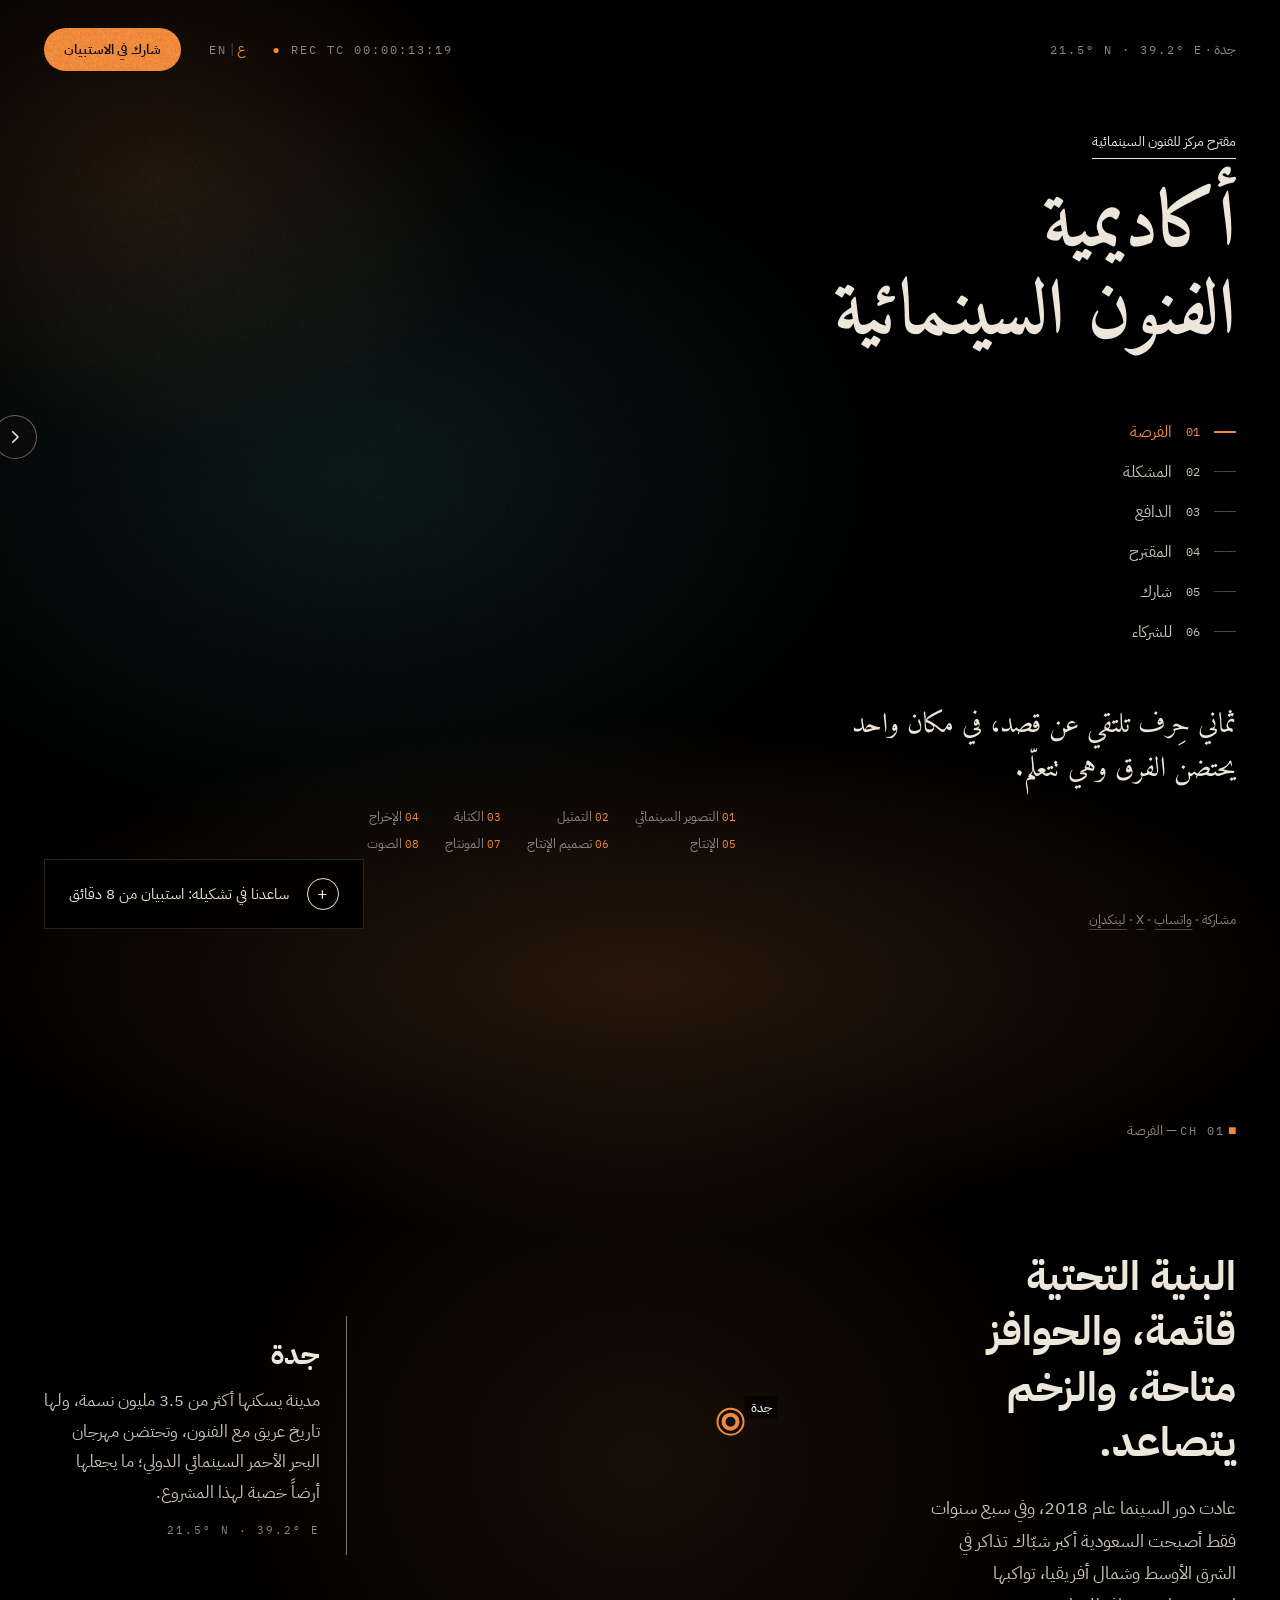
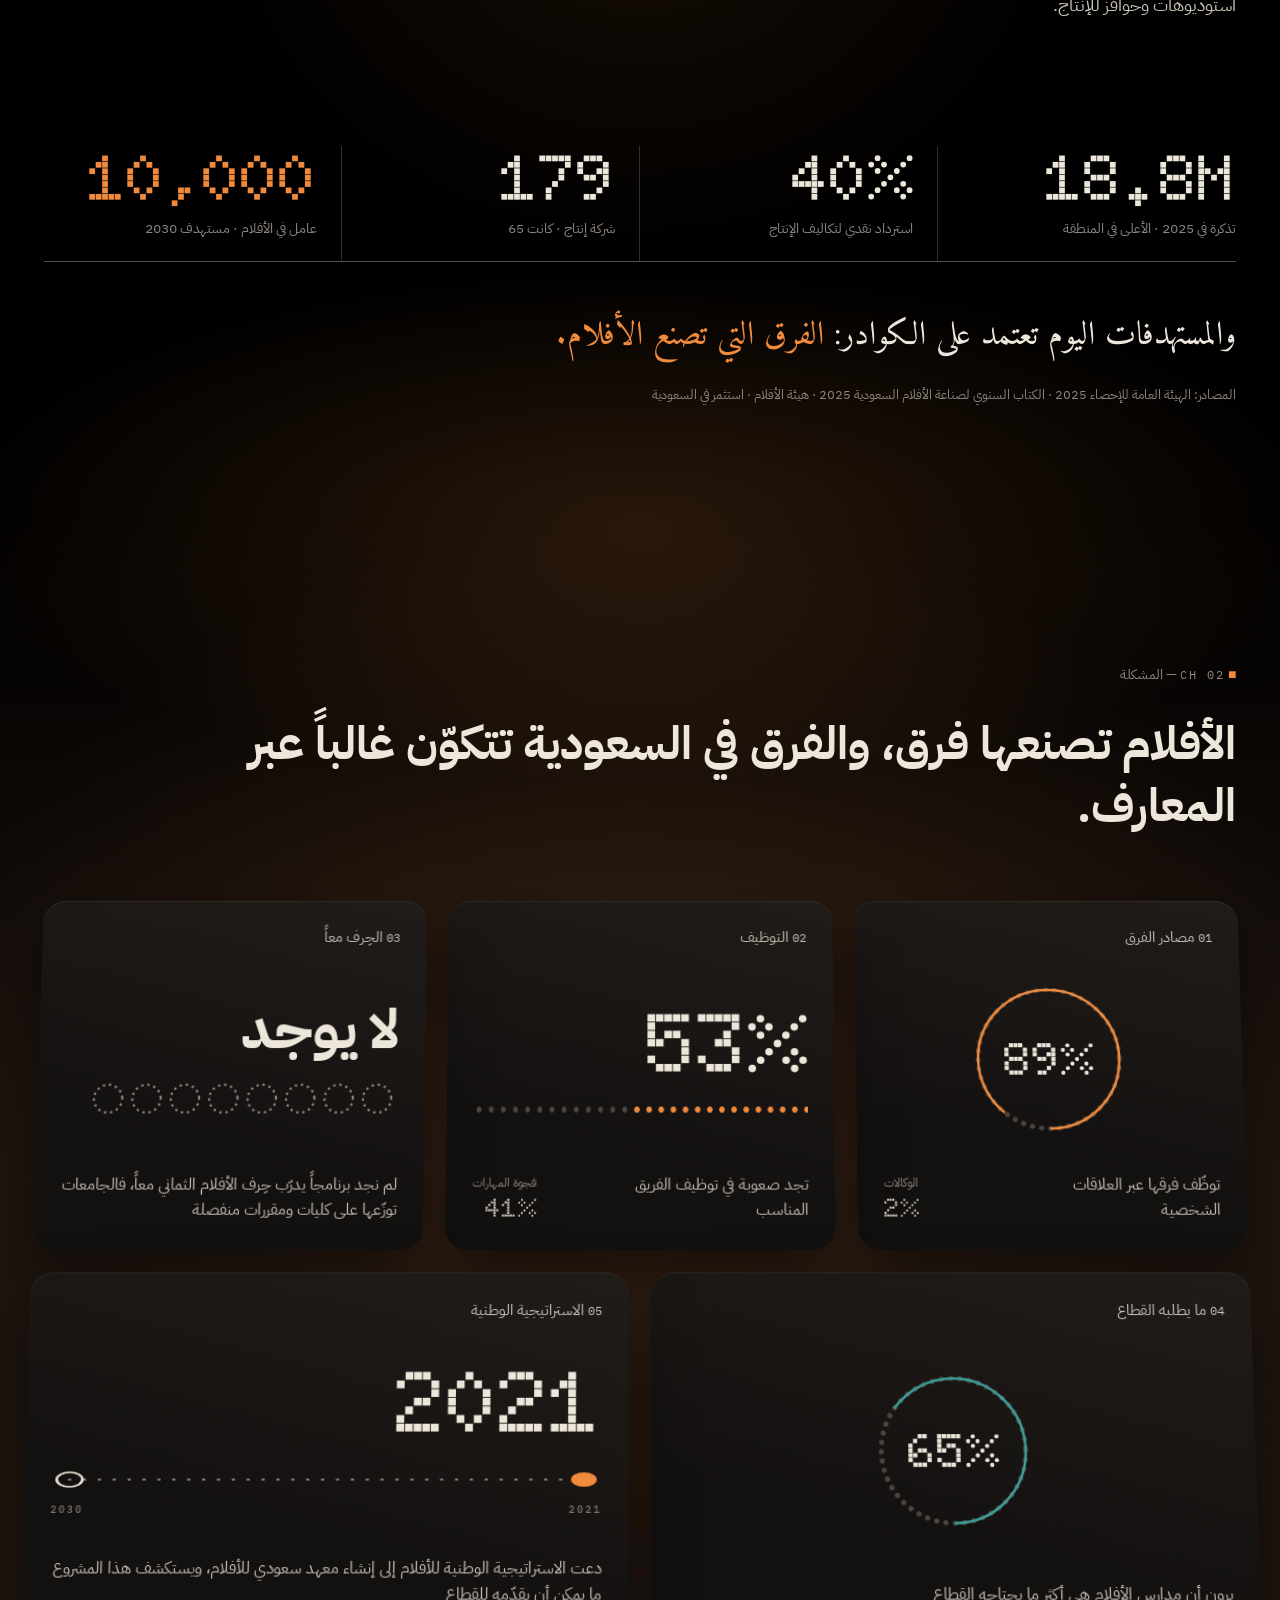
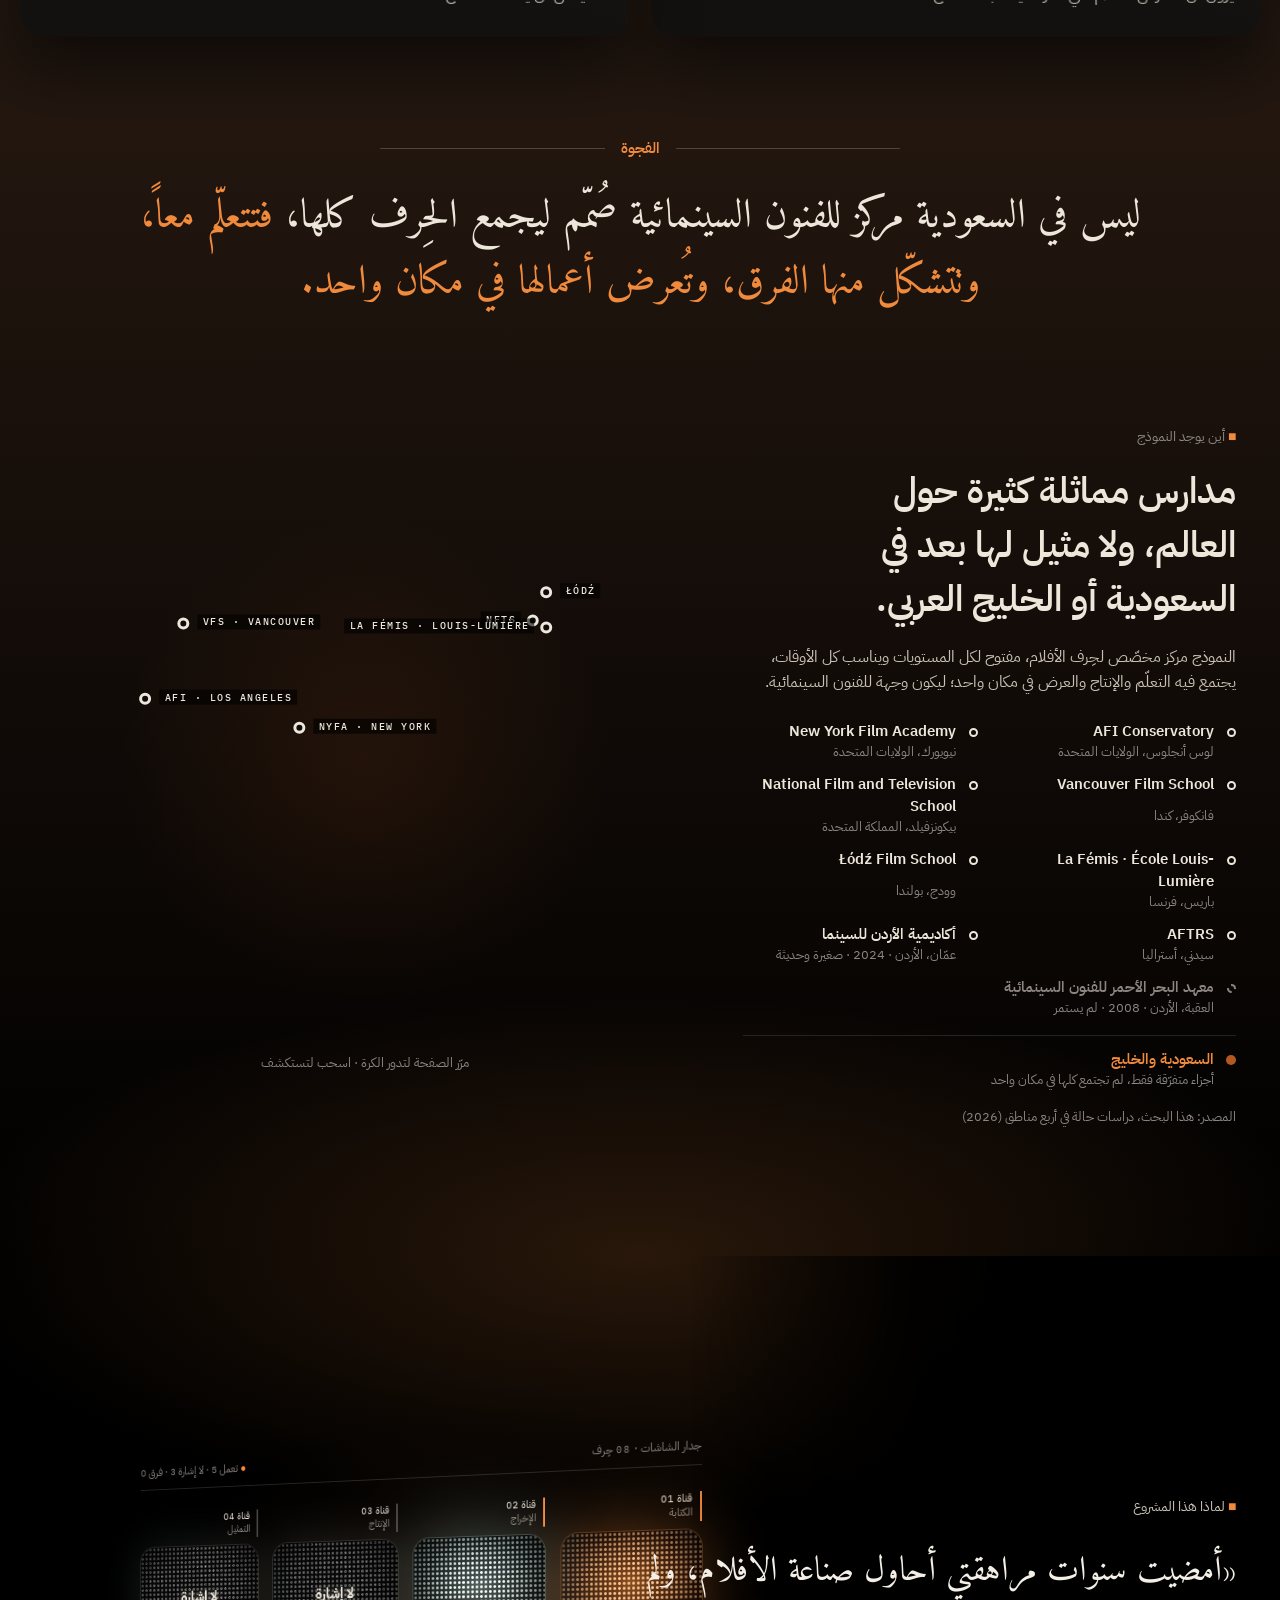
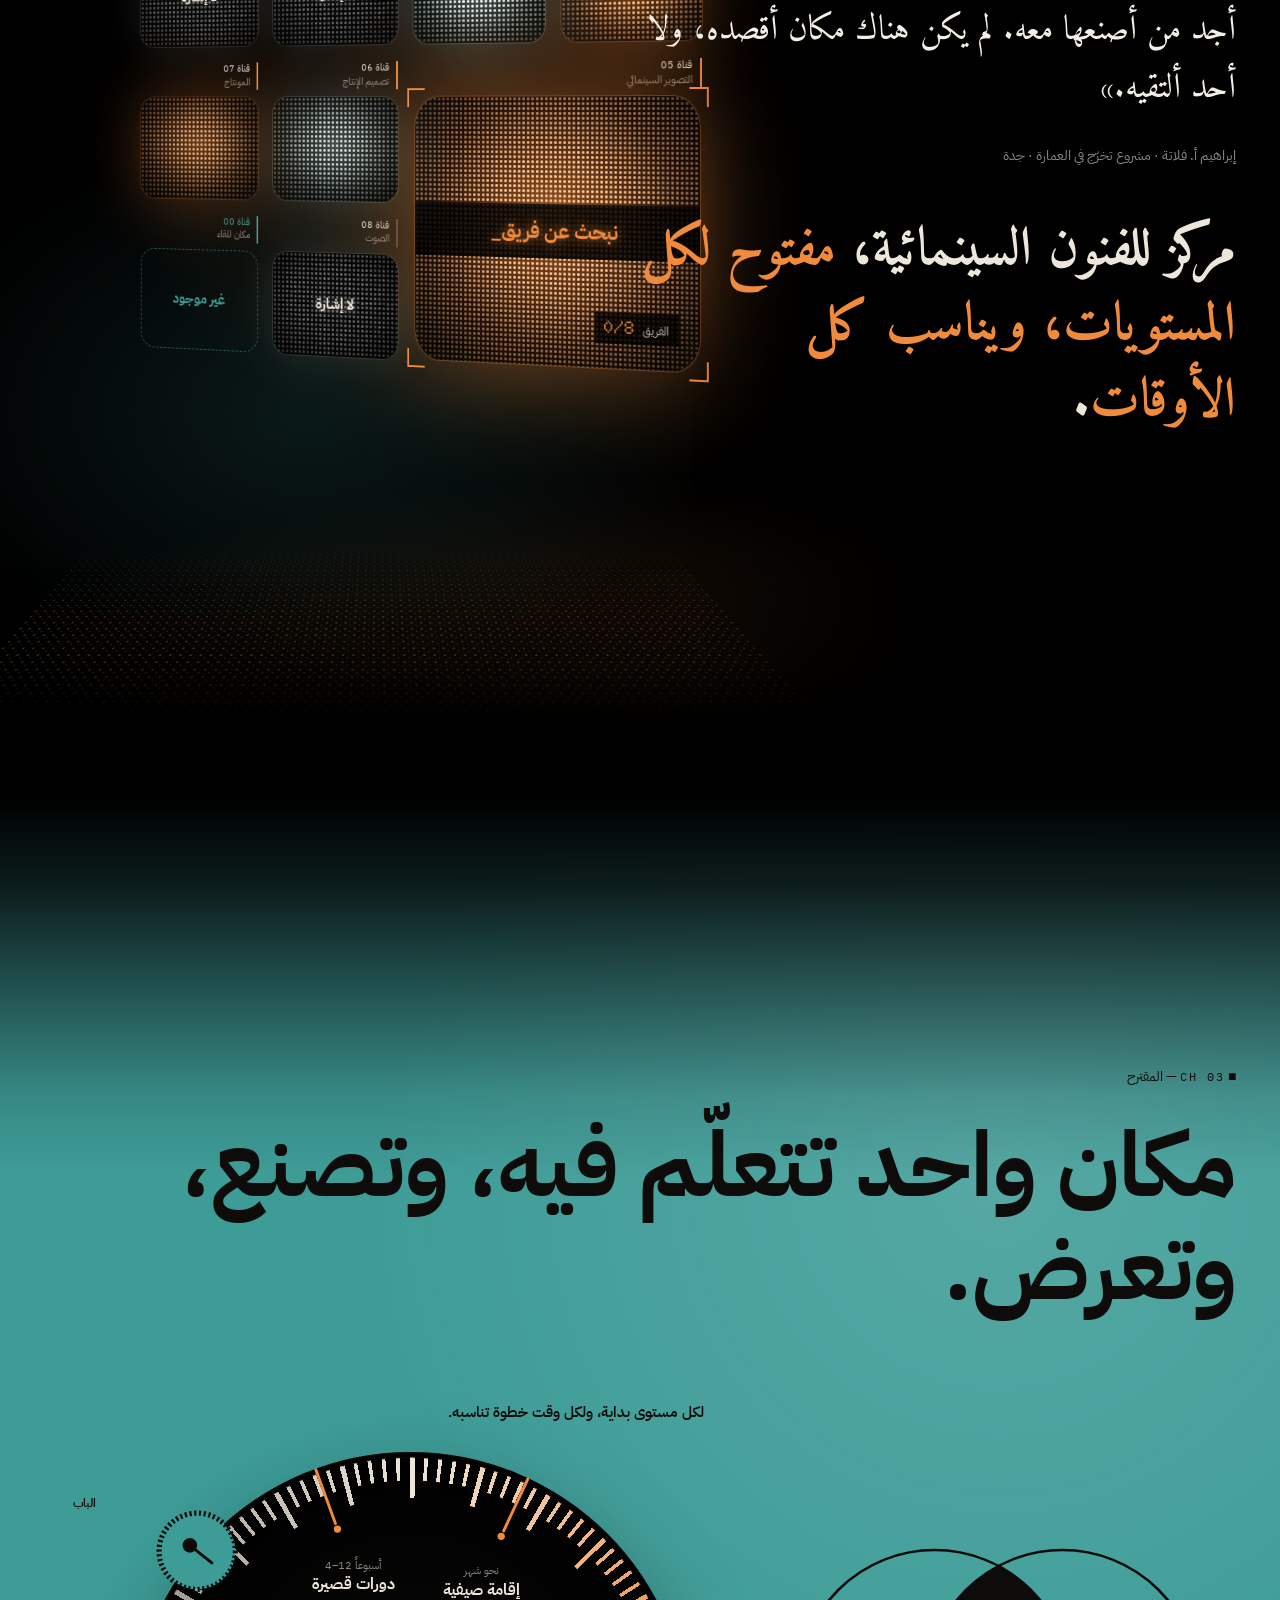
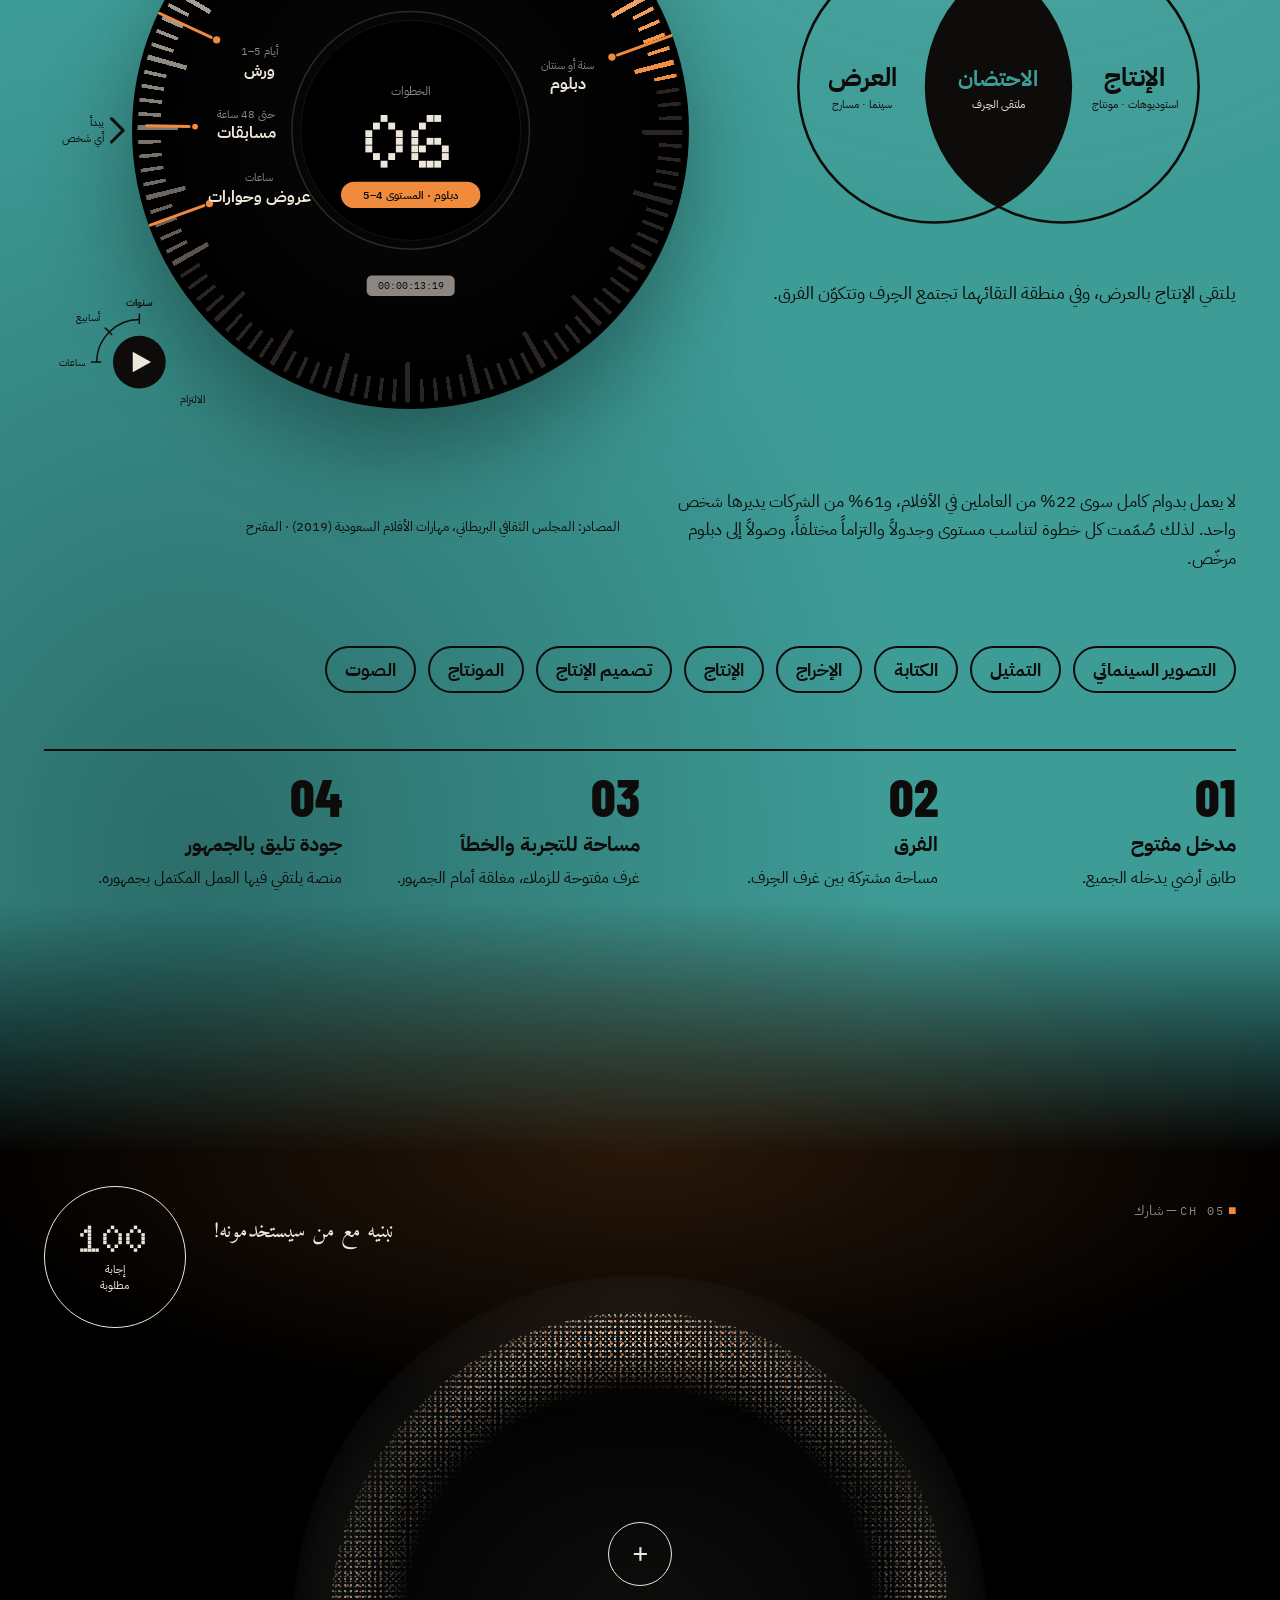
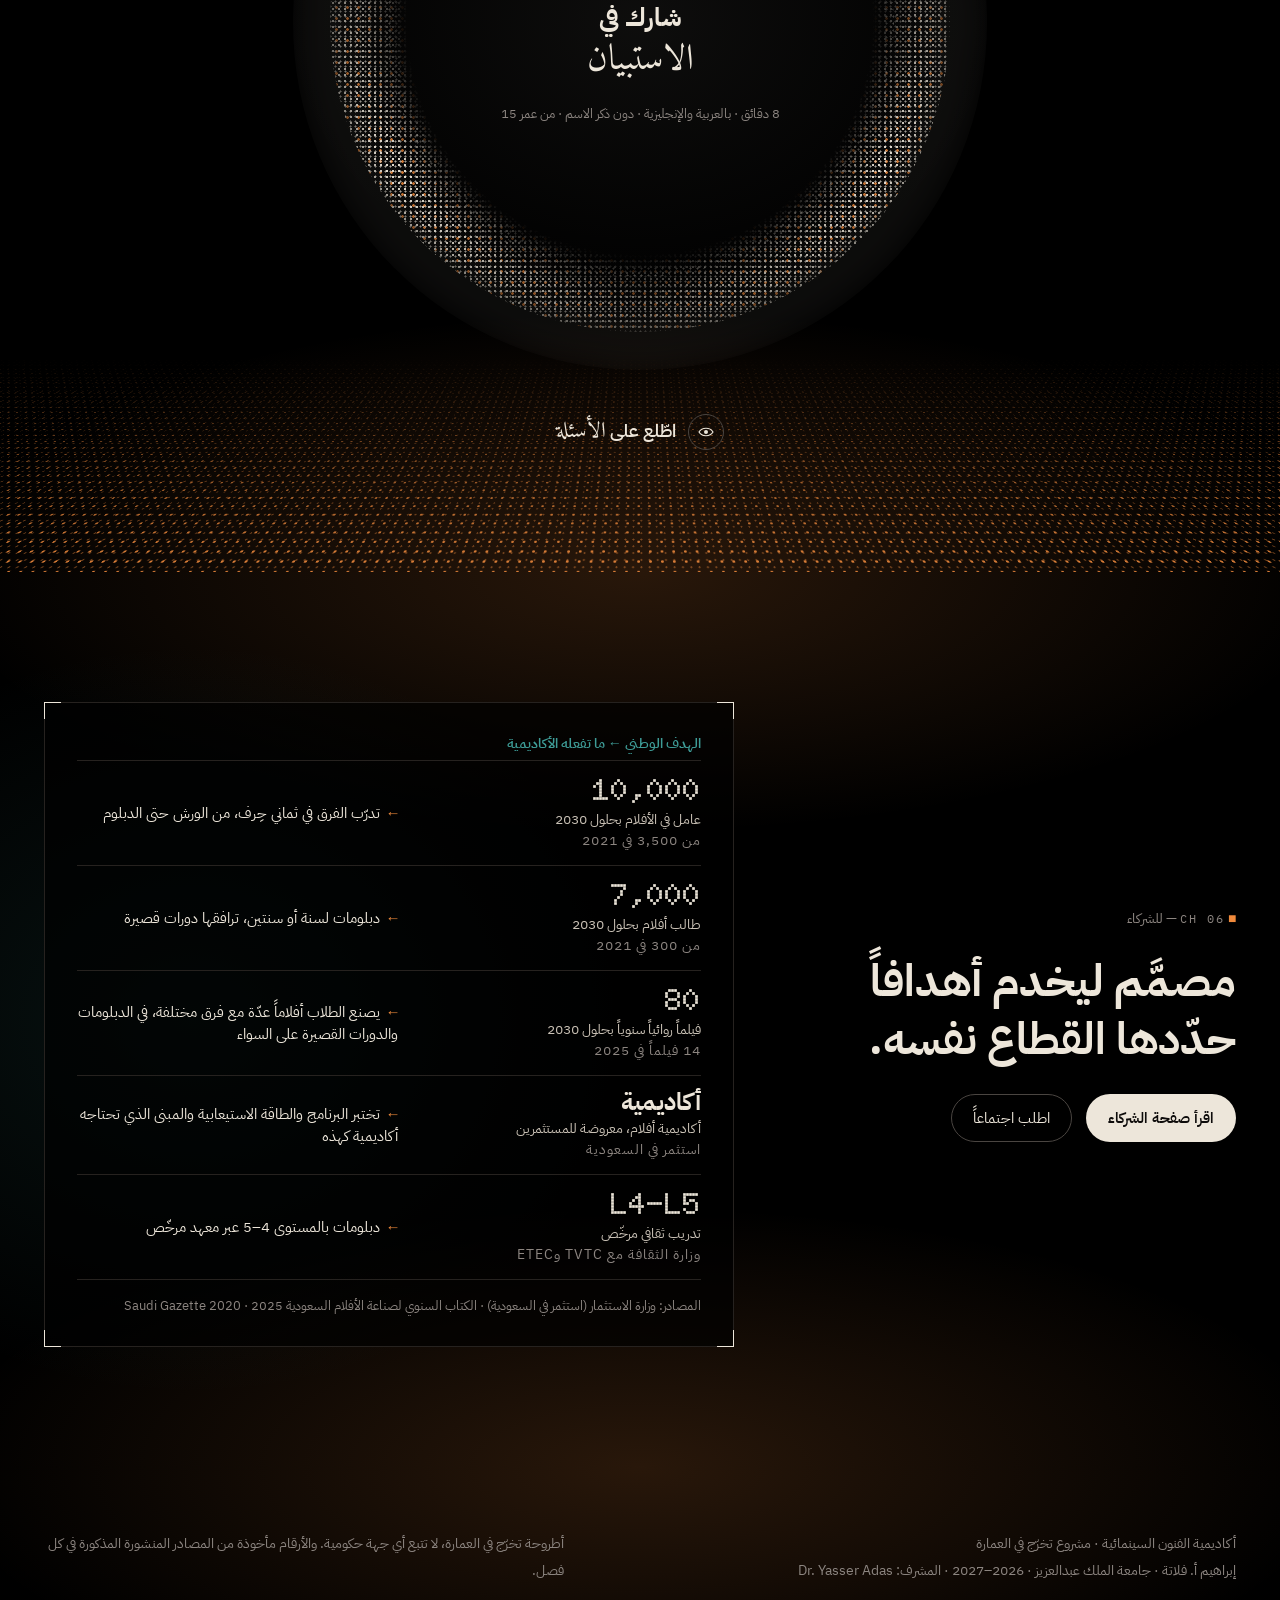
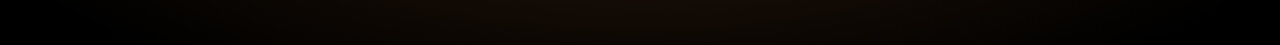
<file: academy/ar/index.html>
<!doctype html>
<html lang="ar" dir="rtl">
<head>
<meta charset="utf-8">
<meta name="viewport" content="width=device-width, initial-scale=1">
<meta http-equiv="Content-Security-Policy" content="default-src 'none'; script-src 'self'; style-src 'self' 'unsafe-inline'; img-src 'self'; font-src 'self'; frame-src https://docs.google.com; base-uri 'none'; form-action 'none'; object-src 'none'; manifest-src 'self'; upgrade-insecure-requests">
<meta name="referrer" content="strict-origin-when-cross-origin">
<title>أكاديمية الفنون السينمائية، جدة</title>
<meta name="description" content="مقترح لمكان واحد في جدة يجمع مواهب صناعة الأفلام: يكتشفها، ويدرّبها، ويعرض أعمالها. مشروع تخرّج في العمارة، إبراهيم أ. فلاتة، جامعة الملك عبدالعزيز.">
<meta name="author" content="Ibrahim A. Fallatah">
<link rel="canonical" href="https://ibrarchitech.com/academy/ar/">
<link rel="alternate" hreflang="en" href="https://ibrarchitech.com/academy/">
<link rel="alternate" hreflang="ar" href="https://ibrarchitech.com/academy/ar/">
<meta property="og:type" content="website">
<meta property="og:site_name" content="Cinematic Arts Academy">
<meta property="og:title" content="أكاديمية الفنون السينمائية، جدة">
<meta property="og:description" content="مقترح لمكان واحد في جدة يجمع مواهب صناعة الأفلام: يكتشفها، ويدرّبها، ويعرض أعمالها. مشروع تخرّج في العمارة، إبراهيم أ. فلاتة، جامعة الملك عبدالعزيز.">
<meta property="og:url" content="https://ibrarchitech.com/academy/ar/">
<meta property="og:image" content="https://ibrarchitech.com/academy/assets/share-ar.jpg">
<meta property="og:image:width" content="1200">
<meta property="og:image:height" content="630">
<meta property="og:locale" content="ar_SA">
<meta name="twitter:card" content="summary_large_image">
<meta name="theme-color" content="#000000">
<link rel="icon" href="../assets/icon.svg" type="image/svg+xml">
<link rel="apple-touch-icon" href="../assets/icon-180.png">
<link rel="stylesheet" href="../assets/fonts/fonts.css">
<style>
body{margin:0;background:#000}
a{color:#F08A3C}a:hover{color:#EDE6DA}
@keyframes caa-spin{to{transform:rotate(360deg)}}
@keyframes caa-spinr{to{transform:rotate(-360deg)}}
@keyframes caa-drift{to{background-position:-400px 0, 0 0}}
@keyframes caa-pulse{0%{transform:scale(.5);opacity:.9}100%{transform:scale(2.6);opacity:0}}
@keyframes caa-flicker{0%,100%{opacity:1}91%{opacity:1}92%{opacity:.35}93%{opacity:1}95%{opacity:.6}96%{opacity:1}}
@keyframes caa-blink{50%{opacity:.15}}
@keyframes caa-breathe{0%,100%{opacity:.55}50%{opacity:1}}
.caa-spin{animation:caa-spin 120s linear infinite}
.caa-spinr{animation:caa-spinr 180s linear infinite}
.caa-drift{animation:caa-drift 40s linear infinite}
.caa-pulse{animation:caa-pulse 2.6s ease-out infinite}
.caa-flicker{animation:caa-flicker 6s linear infinite}
.caa-blink{animation:caa-blink 1.4s steps(2) infinite}
.caa-breathe{animation:caa-breathe 5s ease-in-out infinite}
.caa-frame{transition:filter .4s ease}
.caa-frame:hover{filter:brightness(1.35) saturate(1.2)}
.caa-tile{transition:transform .4s ease, box-shadow .4s ease}
.caa-tile:hover{transform:translateY(-8px);box-shadow:0 40px 70px rgba(0,0,0,.6), 0 0 0 1px rgba(240,138,60,.35)}
@media (prefers-reduced-motion: reduce){.caa-spin,.caa-spinr,.caa-drift,.caa-pulse,.caa-flicker,.caa-blink,.caa-breathe{animation:none}}

html{scroll-behavior:smooth;-webkit-text-size-adjust:100%;text-size-adjust:100%}
@media (prefers-reduced-motion: reduce){html{scroll-behavior:auto}}
img,svg,iframe{max-width:100%}
a:focus-visible,[tabindex]:focus-visible{outline:2px solid #F08A3C;outline-offset:3px}
html[dir=rtl] h1{padding-top:10px}
.caa-grain{position:fixed;inset:0;z-index:40;pointer-events:none;opacity:.22;mix-blend-mode:overlay;background:url(../assets/grain.png) 0 0/256px 256px}
.caa-form{height:min(1100px, 82vh)}
.caa-hint{display:none}
@media (max-width: 1099px){
  .caa-hint{display:block}
  .caa-scroller{-webkit-mask-image:linear-gradient(90deg,#000 82%,transparent);mask-image:linear-gradient(90deg,#000 82%,transparent);scroll-snap-type:x proximity}
  .caa-hint + .caa-scroller[style*="margin-top: 56px"]{margin-top:22px !important}
}
@keyframes caa-nudge{0%,60%,100%{transform:none}30%{transform:translateX(6px)}}
.caa-hint-arrow{display:inline-block;animation:caa-nudge 2.4s ease-in-out infinite}
@media (prefers-reduced-motion: reduce){.caa-hint-arrow{animation:none}}

/* ---------- phones ---------- */
@media (max-width: 760px){
  /* sections were spaced for a 1440 px screen: 260-300 px of black between them on a phone */
  section[style*="padding: 1"]{padding-top:88px !important;padding-bottom:88px !important}
  section[style*="padding: 2"]{padding-top:200px !important;padding-bottom:190px !important}
  section[style*="min-height: 9"]{min-height:0 !important}

  /* hero: the stack of film frames, smaller and closer to the text */
  .caa-stack{height:400px !important;margin:0 0 28px}
  .caa-stack > div:not(.caa-stage){top:104px !important;transform:scale(.6);transform-origin:0 0}
  html[dir=rtl] .caa-stack > div:not(.caa-stage){transform-origin:100% 0}
  .caa-stack > .caa-legend{left:0 !important;right:0 !important;bottom:0 !important;grid-template-columns:repeat(2,minmax(0,1fr)) !important;gap:7px 14px !important;letter-spacing:1.2px !important}
  .caa-stack > .caa-legend li{white-space:normal !important}

  /* why this project: quote first, then the monitor wall in full (it was dimmed behind the text) */
  .caa-why{min-height:0 !important;display:flex;flex-direction:column}
  .caa-why .caa-shade{display:none}
  .caa-why .caa-whytext{order:1;padding-top:88px !important;padding-bottom:8px !important;max-width:none !important}
  .caa-why .caa-wall{order:2;position:relative !important;inset:auto !important;left:auto !important;right:auto !important;height:660px;margin:0 clamp(20px,3.4vw,48px)}
  .caa-mon{top:48px !important;left:0 !important;right:0 !important;width:100% !important;transform:none !important}
  .caa-mongrid{grid-template-columns:repeat(3,minmax(0,1fr)) !important;gap:14px 12px !important}
  .caa-mongrid [style*="height: 26px"]{height:auto !important}
  .caa-mongrid p[style*="font-size: 9px"]{font-size:10px !important;letter-spacing:1px !important}
  .caa-mongrid p[style*="font-size: 19px"]{font-size:13px !important}
  .caa-mon > div:first-child{flex-wrap:wrap;font-size:10px !important;letter-spacing:1.5px !important}
  .caa-sil{left:50% !important;right:auto !important;transform:translateX(-50%);width:140px !important;height:162px !important}

  /* the building: three markers that fit the screen */
  .caa-bdiag{height:400px !important;flex-basis:100% !important}
  .caa-bdiag .caa-float > div:first-child{max-width:150px;box-sizing:border-box}
  .caa-fl1{left:0 !important;top:236px !important}
  .caa-fl2{left:calc(50% - 85px) !important;top:136px !important}
  .caa-fl3{left:auto !important;right:0 !important;top:36px !important}

  /* take part: one column instead of pieces placed for a wide screen */
  #take-part{min-height:0 !important;display:flex;flex-direction:column;align-items:center;gap:26px;padding:88px clamp(20px,3.4vw,48px) 120px}
  #take-part > *{position:relative !important;left:auto !important;right:auto !important;top:auto !important;bottom:auto !important;transform:none !important}
  #take-part > [aria-hidden="true"]{position:absolute !important;left:0 !important;right:0 !important;bottom:0 !important}
  #take-part .caa-tp-label{align-self:stretch}
  #take-part .caa-tp-quote{max-width:none !important;text-align:center !important;font-size:24px !important}
  #take-part .caa-tp-ring{width:min(340px,88vw) !important}
  #take-part .caa-tp-qr{margin-top:6px}
  #take-part .caa-tp-ring p[style*="margin: 4px 0 0"]{max-width:200px;line-height:1.7}

  /* the TV that holds the survey form: thinner frame, more room for the form */
  .caa-tv{padding:14px !important;border-radius:22px !important}
  .caa-form{height:80vh}

  /* partners: the goals table becomes one card per goal */
  .caa-goals{min-width:0 !important}
  .caa-goals thead{display:none}
  .caa-goals,.caa-goals tbody,.caa-goals tr,.caa-goals td{display:block;width:auto !important}
  .caa-goals tr{padding:16px 0}
  .caa-goals td{padding:3px 0 !important}
  .caa-goals td[data-label]::before{content:attr(data-label);display:block;margin:8px 0 2px;font:500 11px 'IBM Plex Mono',monospace;letter-spacing:2px;text-transform:uppercase;color:#8C8580}
  [lang="ar"] .caa-goals td[data-label]::before{font:500 13px 'IBM Plex Sans Arabic',Tahoma,sans-serif;letter-spacing:0}

  /* 9-10 px labels are too small to read on a phone */
  [style*="font-size: 9px"]:not(.caa-mongrid *),[style*="font-size: 10px"]:not(.caa-mon *),[style*="font-size: 10.5px"]{font-size:11px !important}

  /* a moving background repaints the whole circle every frame: heavy on a phone battery */
  .caa-drift{animation:none !important}
}
@media (max-width: 380px){.caa-stack > div:not(.caa-stage){transform:scale(.55) !important}}
@media (pointer: coarse){a:not([style*="padding"]){padding-block:8px}}

/* ---------- 3D scenes (three.js); the CSS drawings stay as the fallback */
.caa-stage{position:absolute;inset:0;touch-action:pan-y;-webkit-user-select:none;user-select:none}
.caa-stage canvas{position:absolute;inset:0;width:100%;height:100%;display:block}
html:not(.caa-no3d) .caa-stack > div:not(.caa-stage),html:not(.caa-no3d) .caa-globebox > :not(.caa-stage){visibility:hidden}
.caa-no3d .caa-stage{display:none}
.caa-off > :not(.caa-stage){visibility:visible !important}.caa-off > .caa-stage{display:none !important}
.caa-stack3d{bottom:70px;cursor:grab;outline:none}
@media (min-width: 981px){.caa-five{grid-template-columns:repeat(6,minmax(0,1fr)) !important}.caa-five > .caa-tile{grid-column:span 2}.caa-five > .caa-tile:nth-child(n+4){grid-column:span 3}}
@media (min-width: 641px) and (max-width: 980px){.caa-five{grid-template-columns:repeat(2,minmax(0,1fr)) !important}.caa-five > .caa-tile:last-child{grid-column:1 / -1}}
.caa-stack3d.is-dragging{cursor:grabbing}
.caa-stack3d:focus-visible{outline:2px solid #F08A3C;outline-offset:-2px}
.caa-enter.is-off{pointer-events:none}
.caa-craft-tag{position:absolute;left:0;top:0;z-index:3;pointer-events:none;opacity:0;transition:opacity .25s;white-space:nowrap;font-family:'Barlow Condensed',sans-serif;font-weight:600;font-size:20px;letter-spacing:1px;color:#EDE6DA;background:rgba(0,0,0,.72);padding:4px 10px 4px 8px;border-left:3px solid #F08A3C}
html[dir=rtl] .caa-craft-tag{font-family:'IBM Plex Sans Arabic',sans-serif;letter-spacing:0;border-left:0;border-right:3px solid #F08A3C}
.caa-cf-ctrl{position:absolute;left:50%;top:auto;bottom:auto;transform:translateX(-50%);z-index:3;display:flex;gap:16px}
.caa-cf-btn{width:44px;height:44px;border-radius:50%;border:1px solid rgba(237,230,218,.4);background:rgba(14,12,11,.7);color:#EDE6DA;display:grid;place-items:center;padding:0;cursor:pointer;transition:border-color .2s,color .2s}
.caa-cf-btn:hover{border-color:#F08A3C;color:#F08A3C}
.caa-cf-btn:focus-visible{outline:2px solid #F08A3C;outline-offset:3px}
.caa-sr{position:absolute;width:1px;height:1px;margin:0;overflow:hidden;clip-path:inset(50%);white-space:nowrap}
html.caa-3d .caa-legend li{cursor:pointer;transition:color .25s}
html.caa-3d .caa-legend li:hover,html.caa-3d .caa-legend li.is-on{color:#EDE6DA}
html.caa-3d .caa-legend li.is-on{text-decoration:underline;text-decoration-color:#F08A3C;text-decoration-thickness:2px;text-underline-offset:6px}
html.caa-3d .caa-legend li:focus-visible{outline:1px solid #F08A3C;outline-offset:3px}
@keyframes caa-swipe{0%,15%{transform:translateX(0)}50%,65%{transform:translateX(14px)}100%{transform:translateX(0)}}
.caa-swipe{animation:caa-swipe 2.4s ease-in-out infinite}
@media (prefers-reduced-motion: reduce){.caa-swipe{animation:none}}
.caa-enter{position:absolute;z-index:3;display:block;color:transparent;font-size:1px;overflow:hidden;border-radius:2px}
.caa-enter:focus-visible{outline:2px solid #F08A3C;outline-offset:4px}
.caa-globe3d{cursor:grab}
.caa-globe3d.is-dragging{cursor:grabbing}
.caa-pin,.caa-mk,.caa-area{position:absolute;left:0;top:0;z-index:2;pointer-events:none;transition:opacity .3s}
.caa-pin i{position:absolute;left:-9px;top:-9px;width:18px;height:18px;border-radius:50%;border:4px solid #F08A3C;box-sizing:border-box;background:#0E0C0B}
.caa-pin i::after{content:"";position:absolute;inset:-9px;border-radius:50%;border:2px solid #F08A3C;animation:caa-ping 2.2s ease-out infinite}
@keyframes caa-ping{from{transform:scale(.5);opacity:1}to{transform:scale(1.6);opacity:0}}
.caa-pin b,.caa-mk b{position:absolute;left:14px;top:-26px;font-family:'IBM Plex Mono',monospace;font-weight:500;font-size:11px;letter-spacing:2px;color:#EDE6DA;white-space:nowrap;background:rgba(0,0,0,.6);padding:2px 6px}
html[dir=rtl] .caa-pin b{font-family:'IBM Plex Sans Arabic',sans-serif;letter-spacing:0;font-size:13px}
.caa-mk i{position:absolute;left:-6px;top:-6px;width:12px;height:12px;border-radius:50%;box-sizing:border-box;border:3px solid #EDE6DA;background:#0E0C0B}
.caa-mk b{top:-9px;font-size:10px;letter-spacing:1.5px;padding:1px 5px}
.caa-mk-left b{left:auto;right:12px}
.caa-mk-closed i{border-color:#8C8580;border-style:dashed}
.caa-mk-closed b{color:#8C8580}
.caa-area{transform-origin:0 0}
.caa-area b,.caa-area small{position:absolute;left:0;top:0;transform:translate(-50%,-150%);white-space:nowrap;font-family:'IBM Plex Mono',monospace;font-weight:500;font-size:11px;letter-spacing:2.5px;color:#F08A3C}
.caa-area small{transform:translate(-50%,-10%);font-size:16px;letter-spacing:3px;color:#EDE6DA}
html[dir=rtl] .caa-area b,html[dir=rtl] .caa-area small{font-family:'IBM Plex Sans Arabic',sans-serif;letter-spacing:0}
@media (prefers-reduced-motion: reduce){.caa-pin i::after{animation:none}}
/* where the model exists */
.caa-exist{margin-top:110px;display:flex;flex-wrap:wrap;gap:40px 56px;align-items:center;text-align:start}
.caa-exist-text{flex:1 1 340px;min-width:0;display:flex;flex-direction:column;gap:18px}
.caa-exist-k{margin:0;font-family:'IBM Plex Mono',monospace;font-size:12px;letter-spacing:3px;color:#8C8580}
.caa-exist-k span{color:#F08A3C}
html[dir=rtl] .caa-exist-k{font-family:inherit;letter-spacing:0;font-size:14px}
.caa-exist-h{margin:0;font-size:clamp(28px,2.8vw,42px);font-weight:600;line-height:1.12;text-wrap:balance}
html[dir=rtl] .caa-exist-h{line-height:1.5}
.caa-exist-d{margin:0;font-size:16px;line-height:1.6;color:#C9C1B5;max-width:520px}
.caa-exist-list{list-style:none;margin:6px 0 0;padding:0;display:grid;grid-template-columns:repeat(2,minmax(0,1fr));gap:12px 24px}
.caa-ex{display:grid;grid-template-columns:12px 1fr;column-gap:10px;align-items:baseline}
.caa-ex i{width:9px;height:9px;border-radius:50%;border:2px solid #EDE6DA;box-sizing:border-box;transform:translateY(1px)}
.caa-ex b{font-size:15px;font-weight:600}
.caa-ex span{grid-column:2;font-family:'IBM Plex Mono',monospace;font-size:11px;letter-spacing:1px;color:#8C8580}
html[dir=rtl] .caa-ex span{font-family:inherit;letter-spacing:0;font-size:13px}
.caa-ex-closed i{border-color:#8C8580;border-style:dashed}
.caa-ex-closed b{color:#8C8580}
.caa-ex-gap{grid-column:1 / -1;margin-top:6px;padding-top:12px;border-top:1px solid #26221F}
.caa-ex-gap i{border:0;background:#B4581F;width:10px;height:10px}
.caa-ex-gap b{color:#F08A3C}
.caa-exist-src{margin:0;font-family:'IBM Plex Mono',monospace;font-size:11px;letter-spacing:1.5px;color:#8C8580}
html[dir=rtl] .caa-exist-src{font-family:inherit;letter-spacing:0;font-size:13px}
.caa-exist-globe{flex:1.2 1 460px;min-width:0;display:flex;flex-direction:column;align-items:center;gap:12px}
.caa-exist-box{position:relative;width:min(100%,560px);aspect-ratio:1/1;background:radial-gradient(circle at 50% 50%,rgba(180,88,31,.12),transparent 62%)}
.caa-exist-hint{margin:0;font-family:'IBM Plex Mono',monospace;font-size:11px;letter-spacing:2.5px;color:#8C8580}
html[dir=rtl] .caa-exist-hint{font-family:inherit;letter-spacing:0;font-size:13px}
.caa-no3d .caa-exist-globe{display:none}
/* the building diagram */
.caa-btag{position:absolute;left:0;top:0;z-index:2;pointer-events:none;opacity:0;display:flex;align-items:center;gap:10px;background:rgba(14,12,11,.85);border:1px solid currentColor;padding:8px 12px;white-space:nowrap}
.caa-btag i{width:8px;height:8px;border-radius:50%;background:currentColor}
.caa-btag span{font-family:'IBM Plex Mono',monospace;font-size:11px;letter-spacing:2px;color:#EDE6DA}
.caa-btag em{font-style:normal}
.caa-bcap{position:absolute;right:0;bottom:0;margin:0;font-family:'IBM Plex Mono',monospace;font-size:11px;letter-spacing:2.5px;color:#8C8580}
/* goals panel */
.caa-goals-list{display:flex;flex-direction:column}
.caa-goal{display:grid;grid-template-columns:minmax(0,1fr) minmax(0,1.15fr);gap:6px 24px;align-items:center;border-top:1px solid #26221F;padding:14px 0}
.caa-goal:last-child{border-bottom:1px solid #26221F}
.caa-goal-a{display:flex;flex-direction:column;gap:4px}
.caa-goal-v{margin:0;font-family:'Doto',monospace;font-weight:900;font-size:30px;line-height:1}
html[dir=rtl] .caa-goal-v{text-align:right}
html[dir=rtl] .caa-goal-v:not([dir]){font-family:'IBM Plex Sans Arabic',sans-serif;font-weight:700;font-size:24px}
.caa-goal-l{margin:0;font-family:'IBM Plex Mono',monospace;font-size:11px;letter-spacing:1.5px;color:#C9C1B5;text-transform:uppercase}
.caa-goal-l span{display:block;color:#8C8580;text-transform:none;letter-spacing:1px}
html[dir=rtl] .caa-goal-l{font-family:inherit;letter-spacing:0;font-size:14px}
.caa-goal-b{margin:0;font-size:15px;line-height:1.45;color:#EDE6DA}
.caa-goal-b span{color:#F08A3C;font-family:'IBM Plex Mono',monospace}
.caa-goal-src{margin:16px 0 0;font-family:'IBM Plex Mono',monospace;font-size:11px;letter-spacing:1.2px;line-height:1.6;color:#8C8580}
html[dir=rtl] .caa-goal-src{font-family:inherit;letter-spacing:0;font-size:12.5px}
@media (max-width: 760px){
  .caa-stack3d{bottom:100px}
  .caa-stack{height:480px !important}
  .caa-exist{margin-top:80px}
  .caa-exist-list{grid-template-columns:minmax(0,1fr)}
  .caa-btag{padding:6px 9px}
  .caa-btag em{display:none}
  .caa-goal{grid-template-columns:minmax(0,1fr)}
  .caa-strip{padding:26px 16px !important}
  .caa-stages{grid-template-columns:minmax(0,1fr) !important}
  .caa-stages > div{aspect-ratio:auto !important;min-height:150px}
  .caa-now,.caa-now-label{display:none}
  #proposal{padding-top:250px !important;padding-bottom:190px !important}
}
</style>
<noscript><style>.caa-stack > div,.caa-globebox > *{visibility:visible !important}.caa-stage,.caa-exist-globe{display:none !important}</style></noscript>
</head>
<body>
<div dir="rtl" style="position: relative; background: #000000; color: #EDE6DA; font-family: 'IBM Plex Sans Arabic', Tahoma, sans-serif; min-height: 100vh; overflow: hidden">

<div aria-hidden="true" class="caa-grain"></div>
<svg aria-hidden="true" focusable="false" width="0" height="0" style="position: absolute; width: 0; height: 0; overflow: hidden">
<filter id="caa-grain-ar"><feTurbulence type="fractalNoise" baseFrequency="0.9" numOctaves="2" stitchTiles="stitch"></feTurbulence><feColorMatrix type="saturate" values="0"></feColorMatrix></filter>
<filter id="caa-static-ar"><feTurbulence type="fractalNoise" baseFrequency="1.5" numOctaves="1" stitchTiles="stitch"></feTurbulence><feColorMatrix type="saturate" values="0"></feColorMatrix></filter>
</svg>

<section id="top" style="position: relative; min-height: 980px; background: radial-gradient(ellipse 60% 55% at 28% 48%, rgba(62,156,151,0.16), transparent 70%), radial-gradient(ellipse 40% 40% at 12% 18%, rgba(240,138,60,0.14), transparent 70%), radial-gradient(ellipse 55% 260px at 50% 100%, rgba(240,138,60,0.17), transparent), #000000">
<header style="position: relative; z-index: 5; padding: 28px clamp(20px, 3.4vw, 48px); display: flex; flex-wrap: wrap; justify-content: space-between; align-items: center; gap: 16px">
<p style="margin: 0; font-size: 14px; color: #8C8580">جدة  ·  <span dir="ltr" style="font-family: 'IBM Plex Mono', monospace; font-size: 12px; letter-spacing: 2px">21.5° N · 39.2° E</span></p>
<div style="display: flex; flex-wrap: wrap; align-items: center; gap: 12px 28px">
<p dir="ltr" style="margin: 0; font-family: 'IBM Plex Mono', monospace; font-size: 12px; letter-spacing: 2px; color: #8C8580"><span class="caa-blink" style="color: #F08A3C">●</span> REC  TC <span class="caa-tc">00:00:00:00</span></p>
<p style="margin: 0; font-size: 14px"><span style="color: #F08A3C">ع</span>  <span style="color: #4A4541">|</span>  <a href="../" lang="en" style="color: #8C8580; text-decoration: none; font-family: 'IBM Plex Mono', monospace; font-size: 12px; letter-spacing: 2px">EN</a></p>
<a href="https://docs.google.com/forms/d/e/1FAIpQLSfFOpvLXfzCHd27e1Rg00rJJf09jGZJ7nhDmX9ZnwPrmAkglA/viewform" target="_blank" rel="noopener" style="font-size: 14px; color: #0E0C0B; background: #F08A3C; text-decoration: none; padding: 11px 20px; border-radius: 999px; font-weight: 600">شارك في الاستبيان</a>
</div>
</header>

<div style="position: relative; z-index: 3; padding: 0 clamp(20px, 3.4vw, 48px); display: flex; flex-wrap: wrap; gap: 24px">
<div style="flex: 1 1 360px; min-width: 0; display: flex; flex-direction: column; padding-top: 32px">
<p style="margin: 0 0 14px; font-size: 14px; color: #EDE6DA; border-bottom: 1px solid #EDE6DA; align-self: flex-start; padding-bottom: 6px">مقترح مركز للفنون السينمائية</p>
<h1 style="margin: 0; font-family: 'Amiri', serif; font-weight: 700; font-size: clamp(56px, 6vw, 96px); line-height: 1.15">أكاديمية<br>الفنون السينمائية</h1>
<nav aria-label="الأقسام" style="margin-top: 60px; display: flex; flex-direction: column; gap: 16px">
<a href="#moment" style="display: flex; align-items: center; gap: 14px; font-size: 16px; color: #F08A3C; text-decoration: none"><span style="width: 22px; height: 2px; background: #F08A3C"></span><span dir="ltr" style="font-family: 'IBM Plex Mono', monospace; font-size: 12px">01</span> الفرصة</a>
<a href="#problem" style="display: flex; align-items: center; gap: 14px; font-size: 16px; color: #C9C1B5; text-decoration: none"><span style="width: 22px; height: 1px; background: #4A4541"></span><span dir="ltr" style="font-family: 'IBM Plex Mono', monospace; font-size: 12px">02</span> المشكلة</a>
<a href="#why" style="display: flex; align-items: center; gap: 14px; font-size: 16px; color: #C9C1B5; text-decoration: none"><span style="width: 22px; height: 1px; background: #4A4541"></span><span dir="ltr" style="font-family: 'IBM Plex Mono', monospace; font-size: 12px">03</span> الدافع</a>
<a href="#proposal" style="display: flex; align-items: center; gap: 14px; font-size: 16px; color: #C9C1B5; text-decoration: none"><span style="width: 22px; height: 1px; background: #4A4541"></span><span dir="ltr" style="font-family: 'IBM Plex Mono', monospace; font-size: 12px">04</span> المقترح</a>
<a href="#take-part" style="display: flex; align-items: center; gap: 14px; font-size: 16px; color: #C9C1B5; text-decoration: none"><span style="width: 22px; height: 1px; background: #4A4541"></span><span dir="ltr" style="font-family: 'IBM Plex Mono', monospace; font-size: 12px">05</span> شارك</a>
<a href="partners/" style="display: flex; align-items: center; gap: 14px; font-size: 16px; color: #C9C1B5; text-decoration: none"><span style="width: 22px; height: 1px; background: #4A4541"></span><span dir="ltr" style="font-family: 'IBM Plex Mono', monospace; font-size: 12px">06</span> للشركاء</a>
</nav>
<p style="margin: 60px 0 0; font-family: 'Amiri', serif; font-size: 28px; line-height: 1.6; max-width: 440px">ثماني حِرف تلتقي عن قصد، في مكان واحد يحتضن الفرق وهي تتعلّم.</p>
</div>

<div class="caa-stack" style="flex: 1.6 1 620px; min-width: 0; position: relative; height: 760px; perspective: 1500px; perspective-origin: 88% 70%">
<div class="caa-stage caa-stack3d" data-caa="stack" data-names="التصوير السينمائي|التمثيل|الكتابة|الإخراج|الإنتاج|تصميم الإنتاج|المونتاج|الصوت" role="group" aria-roledescription="carousel" aria-label="الحِرف الثماني"><a class="caa-enter" href="#moment">اعرف المزيد</a></div>
<ol class="caa-legend" style="position: absolute; right: 6%; bottom: 6px; margin: 0; padding: 0; list-style: none; display: grid; grid-template-columns: repeat(4, auto); justify-content: start; gap: 8px 26px; font-size: 13px; color: #8C8580"><li style="margin: 0; padding: 0; white-space: nowrap"><span dir="ltr" style="color: #F08A3C; font-family: 'IBM Plex Mono', monospace; font-size: 11px">01</span>  التصوير السينمائي</li><li style="margin: 0; padding: 0; white-space: nowrap"><span dir="ltr" style="color: #F08A3C; font-family: 'IBM Plex Mono', monospace; font-size: 11px">02</span>  التمثيل</li><li style="margin: 0; padding: 0; white-space: nowrap"><span dir="ltr" style="color: #F08A3C; font-family: 'IBM Plex Mono', monospace; font-size: 11px">03</span>  الكتابة</li><li style="margin: 0; padding: 0; white-space: nowrap"><span dir="ltr" style="color: #F08A3C; font-family: 'IBM Plex Mono', monospace; font-size: 11px">04</span>  الإخراج</li><li style="margin: 0; padding: 0; white-space: nowrap"><span dir="ltr" style="color: #F08A3C; font-family: 'IBM Plex Mono', monospace; font-size: 11px">05</span>  الإنتاج</li><li style="margin: 0; padding: 0; white-space: nowrap"><span dir="ltr" style="color: #F08A3C; font-family: 'IBM Plex Mono', monospace; font-size: 11px">06</span>  تصميم الإنتاج</li><li style="margin: 0; padding: 0; white-space: nowrap"><span dir="ltr" style="color: #F08A3C; font-family: 'IBM Plex Mono', monospace; font-size: 11px">07</span>  المونتاج</li><li style="margin: 0; padding: 0; white-space: nowrap"><span dir="ltr" style="color: #F08A3C; font-family: 'IBM Plex Mono', monospace; font-size: 11px">08</span>  الصوت</li></ol>
<div style="position: absolute; right: 6%; top: 360px; width: 0; height: 0; transform-style: preserve-3d">
<div class="caa-frame" style="position: absolute; right: 0; top: 0; width: 400px; height: 280px; border: 1px solid rgba(237,230,218,0.18); transform: translate3d(-528px, -288px, -1200px) rotateY(22deg); opacity: 0.32; filter: blur(2.4px); background: radial-gradient(circle at 52% 58%, rgba(62,156,151,0.95), rgba(22,59,57,0.9) 40%, #0b0a09 78%)"><div style="position: absolute; inset: 0; background: radial-gradient(rgba(14,12,11,0.6) 1px, transparent 1.6px) 0 0 / 5px 5px, repeating-linear-gradient(0deg, rgba(0,0,0,0.2) 0 1px, transparent 1px 3px)"></div><div style="position: absolute; right: 0; top: -58px; display: flex; gap: 10px; align-items: stretch"><div style="width: 3px; background: #F08A3C"></div><p style="margin: 0; font-weight: 700; font-size: 20px; line-height: 1.35">08</p></div></div>
<div class="caa-frame" style="position: absolute; right: 0; top: 0; width: 400px; height: 280px; border: 1px solid rgba(237,230,218,0.18); transform: translate3d(-462px, -252px, -1050px) rotateY(22deg); opacity: 0.4; filter: blur(1.8px); background: radial-gradient(circle at 38% 38%, rgba(237,230,218,0.9), rgba(110,104,96,0.85) 30%, #121110 70%)"><div style="position: absolute; inset: 0; background: radial-gradient(rgba(14,12,11,0.6) 1px, transparent 1.6px) 0 0 / 5px 5px, repeating-linear-gradient(0deg, rgba(0,0,0,0.2) 0 1px, transparent 1px 3px)"></div><div style="position: absolute; right: 0; top: -58px; display: flex; gap: 10px; align-items: stretch"><div style="width: 3px; background: #F08A3C"></div><p style="margin: 0; font-weight: 700; font-size: 20px; line-height: 1.35">07</p></div></div>
<div class="caa-frame" style="position: absolute; right: 0; top: 0; width: 400px; height: 280px; border: 1px solid rgba(237,230,218,0.18); transform: translate3d(-396px, -216px, -900px) rotateY(22deg); opacity: 0.48; filter: blur(1.2px); background: radial-gradient(circle at 68% 42%, rgba(240,138,60,0.95), rgba(120,48,18,0.9) 34%, #120c09 72%)"><div style="position: absolute; inset: 0; background: radial-gradient(rgba(14,12,11,0.6) 1px, transparent 1.6px) 0 0 / 5px 5px, repeating-linear-gradient(0deg, rgba(0,0,0,0.2) 0 1px, transparent 1px 3px)"></div><div style="position: absolute; right: 0; top: -58px; display: flex; gap: 10px; align-items: stretch"><div style="width: 3px; background: #F08A3C"></div><p style="margin: 0; font-weight: 700; font-size: 20px; line-height: 1.35">06</p></div></div>
<div class="caa-frame" style="position: absolute; right: 0; top: 0; width: 400px; height: 280px; border: 1px solid rgba(237,230,218,0.18); transform: translate3d(-330px, -180px, -750px) rotateY(22deg); opacity: 0.56; filter: blur(0.6px); background: radial-gradient(circle at 52% 58%, rgba(62,156,151,0.95), rgba(22,59,57,0.9) 40%, #0b0a09 78%)"><div style="position: absolute; inset: 0; background: radial-gradient(rgba(14,12,11,0.6) 1px, transparent 1.6px) 0 0 / 5px 5px, repeating-linear-gradient(0deg, rgba(0,0,0,0.2) 0 1px, transparent 1px 3px)"></div><div style="position: absolute; right: 0; top: -58px; display: flex; gap: 10px; align-items: stretch"><div style="width: 3px; background: #F08A3C"></div><p style="margin: 0; font-weight: 700; font-size: 20px; line-height: 1.35">05</p></div></div>
<div class="caa-frame" style="position: absolute; right: 0; top: 0; width: 400px; height: 280px; border: 1px solid rgba(237,230,218,0.2); transform: translate3d(-264px, -144px, -600px) rotateY(22deg); opacity: 0.64; background: radial-gradient(circle at 38% 38%, rgba(237,230,218,0.9), rgba(110,104,96,0.85) 30%, #121110 70%)"><div style="position: absolute; inset: 0; background: radial-gradient(rgba(14,12,11,0.6) 1px, transparent 1.6px) 0 0 / 5px 5px, repeating-linear-gradient(0deg, rgba(0,0,0,0.2) 0 1px, transparent 1px 3px)"></div><div style="position: absolute; right: 0; top: -58px; display: flex; gap: 10px; align-items: stretch"><div style="width: 3px; background: #F08A3C"></div><p style="margin: 0; font-weight: 700; font-size: 20px; line-height: 1.35">04</p></div></div>
<div class="caa-frame" style="position: absolute; right: 0; top: 0; width: 400px; height: 280px; border: 1px solid rgba(237,230,218,0.22); transform: translate3d(-198px, -108px, -450px) rotateY(22deg); opacity: 0.74; background: radial-gradient(circle at 68% 42%, rgba(240,138,60,0.95), rgba(120,48,18,0.9) 34%, #120c09 72%)"><div style="position: absolute; inset: 0; background: radial-gradient(rgba(14,12,11,0.6) 1px, transparent 1.6px) 0 0 / 5px 5px, repeating-linear-gradient(0deg, rgba(0,0,0,0.2) 0 1px, transparent 1px 3px)"></div><div style="position: absolute; right: 0; top: -58px; display: flex; gap: 10px; align-items: stretch"><div style="width: 3px; background: #F08A3C"></div><p style="margin: 0; font-weight: 700; font-size: 20px; line-height: 1.35">03</p></div></div>
<div class="caa-frame" style="position: absolute; right: 0; top: 0; width: 400px; height: 280px; border: 1px solid rgba(237,230,218,0.25); transform: translate3d(-132px, -72px, -300px) rotateY(22deg); opacity: 0.84; background: radial-gradient(circle at 52% 58%, rgba(62,156,151,0.95), rgba(22,59,57,0.9) 40%, #0b0a09 78%)"><div style="position: absolute; inset: 0; background: radial-gradient(rgba(14,12,11,0.6) 1px, transparent 1.6px) 0 0 / 5px 5px, repeating-linear-gradient(0deg, rgba(0,0,0,0.2) 0 1px, transparent 1px 3px)"></div><div style="position: absolute; right: 0; top: -58px; display: flex; gap: 10px; align-items: stretch"><div style="width: 3px; background: #F08A3C"></div><p style="margin: 0; font-weight: 700; font-size: 20px; line-height: 1.35">02</p></div></div>
<div class="caa-frame" style="position: absolute; right: 0; top: 0; width: 400px; height: 280px; border: 1px solid rgba(237,230,218,0.3); transform: translate3d(-66px, -36px, -150px) rotateY(22deg); opacity: 0.92; background: radial-gradient(circle at 38% 38%, rgba(237,230,218,0.9), rgba(110,104,96,0.85) 30%, #121110 70%)"><div style="position: absolute; inset: 0; background: radial-gradient(rgba(14,12,11,0.6) 1px, transparent 1.6px) 0 0 / 5px 5px, repeating-linear-gradient(0deg, rgba(0,0,0,0.2) 0 1px, transparent 1px 3px)"></div><div style="position: absolute; right: 0; top: -58px; display: flex; gap: 10px; align-items: stretch"><div style="width: 3px; background: #F08A3C"></div><p style="margin: 0; font-weight: 700; font-size: 20px; line-height: 1.35">01</p></div></div>
<div style="position: absolute; right: 0; top: 0; width: 400px; height: 280px; border: 1px solid rgba(237,230,218,0.55); transform: rotateY(22deg); background: radial-gradient(ellipse at 50% 42%, #221d19, #0b0a09 78%); box-shadow: 0 40px 90px rgba(0,0,0,0.7), 0 0 60px rgba(240,138,60,0.12); display: flex; flex-direction: column; align-items: center; justify-content: center; gap: 16px">
<svg width="150" height="120" viewBox="0 0 150 120" aria-hidden="true"><g class="caa-spin" style="transform-origin: 75px 60px"><circle cx="75" cy="34" r="30" fill="none" stroke="#EDE6DA" stroke-width="1"></circle><circle cx="93.4" cy="41.6" r="30" fill="none" stroke="#EDE6DA" stroke-width="1"></circle><circle cx="101" cy="60" r="30" fill="none" stroke="#EDE6DA" stroke-width="1"></circle><circle cx="93.4" cy="78.4" r="30" fill="none" stroke="#EDE6DA" stroke-width="1"></circle><circle cx="75" cy="86" r="30" fill="none" stroke="#EDE6DA" stroke-width="1"></circle><circle cx="56.6" cy="78.4" r="30" fill="none" stroke="#EDE6DA" stroke-width="1"></circle><circle cx="49" cy="60" r="30" fill="none" stroke="#EDE6DA" stroke-width="1"></circle><circle cx="56.6" cy="41.6" r="30" fill="none" stroke="#3E9C97" stroke-width="1.4"></circle></g><circle cx="75" cy="60" r="7" fill="#F08A3C"></circle></svg>
<a href="#moment" style="font-size: 15px; color: #EDE6DA; text-decoration: none; border: 1px solid rgba(237,230,218,0.6); padding: 10px 20px">ادخل إلى المشروع</a>
</div>
</div>
</div>
</div>

<div style="position: relative; z-index: 3; padding: 0 clamp(20px, 3.4vw, 48px) 36px; display: flex; flex-wrap: wrap; justify-content: space-between; align-items: flex-end; gap: 20px">
<p style="margin: 0; font-size: 13px; color: #8C8580">مشاركة  ·  <a href="https://wa.me/?text=%D8%A3%D9%83%D8%A7%D8%AF%D9%8A%D9%85%D9%8A%D8%A9%20%D8%A7%D9%84%D9%81%D9%86%D9%88%D9%86%20%D8%A7%D9%84%D8%B3%D9%8A%D9%86%D9%85%D8%A7%D8%A6%D9%8A%D8%A9%D8%8C%20%D8%AC%D8%AF%D8%A9%3A%20%D9%85%D9%82%D8%AA%D8%B1%D8%AD%20%D9%84%D9%85%D9%83%D8%A7%D9%86%20%D9%88%D8%A7%D8%AD%D8%AF%20%D8%AA%D9%8F%D9%83%D8%AA%D8%B4%D9%81%20%D9%81%D9%8A%D9%87%20%D9%85%D9%88%D8%A7%D9%87%D8%A8%20%D8%B5%D9%86%D8%A7%D8%B9%D8%A9%20%D8%A7%D9%84%D8%A3%D9%81%D9%84%D8%A7%D9%85%20%D9%88%D8%AA%D8%AA%D8%AF%D8%B1%D9%91%D8%A8%20%D9%88%D8%AA%D8%B9%D8%B1%D8%B6%20%D8%A3%D8%B9%D9%85%D8%A7%D9%84%D9%87%D8%A7.%20%D8%B4%D8%A7%D8%B1%D9%83%20%D9%81%D9%8A%20%D8%A7%D9%84%D8%A7%D8%B3%D8%AA%D8%A8%D9%8A%D8%A7%D9%86%20%288%20%D8%AF%D9%82%D8%A7%D8%A6%D9%82%29%3A%20https%3A%2F%2Fibrarchitech.com%2Facademy%2Far%2F" style="color: inherit; text-decoration: underline; text-decoration-color: #4A4541; text-underline-offset: 5px" target="_blank" rel="noopener noreferrer">واتساب</a>  ·  <a href="https://x.com/intent/post?text=%D8%A3%D9%83%D8%A7%D8%AF%D9%8A%D9%85%D9%8A%D8%A9%20%D8%A7%D9%84%D9%81%D9%86%D9%88%D9%86%20%D8%A7%D9%84%D8%B3%D9%8A%D9%86%D9%85%D8%A7%D8%A6%D9%8A%D8%A9%D8%8C%20%D8%AC%D8%AF%D8%A9%3A%20%D9%85%D9%82%D8%AA%D8%B1%D8%AD%20%D9%84%D9%85%D9%83%D8%A7%D9%86%20%D9%88%D8%A7%D8%AD%D8%AF%20%D8%AA%D9%8F%D9%83%D8%AA%D8%B4%D9%81%20%D9%81%D9%8A%D9%87%20%D9%85%D9%88%D8%A7%D9%87%D8%A8%20%D8%B5%D9%86%D8%A7%D8%B9%D8%A9%20%D8%A7%D9%84%D8%A3%D9%81%D9%84%D8%A7%D9%85%20%D9%88%D8%AA%D8%AA%D8%AF%D8%B1%D9%91%D8%A8%20%D9%88%D8%AA%D8%B9%D8%B1%D8%B6%20%D8%A3%D8%B9%D9%85%D8%A7%D9%84%D9%87%D8%A7.%20%D8%B4%D8%A7%D8%B1%D9%83%20%D9%81%D9%8A%20%D8%A7%D9%84%D8%A7%D8%B3%D8%AA%D8%A8%D9%8A%D8%A7%D9%86%20%288%20%D8%AF%D9%82%D8%A7%D8%A6%D9%82%29%3A&amp;url=https%3A%2F%2Fibrarchitech.com%2Facademy%2Far%2F" style="color: inherit; text-decoration: underline; text-decoration-color: #4A4541; text-underline-offset: 5px" target="_blank" rel="noopener noreferrer" aria-label="شارك على X">X</a>  ·  <a href="https://www.linkedin.com/sharing/share-offsite/?url=https%3A%2F%2Fibrarchitech.com%2Facademy%2Far%2F" style="color: inherit; text-decoration: underline; text-decoration-color: #4A4541; text-underline-offset: 5px" target="_blank" rel="noopener noreferrer">لينكدإن</a></p>
<a href="https://docs.google.com/forms/d/e/1FAIpQLSfFOpvLXfzCHd27e1Rg00rJJf09jGZJ7nhDmX9ZnwPrmAkglA/viewform" target="_blank" rel="noopener" style="display: flex; align-items: center; gap: 18px; background: rgba(0,0,0,0.88); border: 1px solid #26221F; padding: 18px 24px; text-decoration: none; color: #EDE6DA"><span aria-hidden="true" style="width: 30px; height: 30px; border: 1px solid #EDE6DA; border-radius: 50%; display: flex; align-items: center; justify-content: center; font-size: 18px; line-height: 1">+</span><span style="font-size: 15px">ساعدنا في تشكيله: استبيان من 8 دقائق</span></a>
</div>
</section>

<section id="moment" style="position: relative; padding: 140px clamp(20px, 3.4vw, 48px) 120px; background: radial-gradient(ellipse 55% 260px at 50% 0%, rgba(240,138,60,0.17), transparent), radial-gradient(ellipse 55% 260px at 50% 100%, rgba(240,138,60,0.17), transparent), radial-gradient(ellipse 50% 50% at 50% 42%, rgba(240,138,60,0.10), transparent 70%), #000000">
<p style="margin: 0 0 56px; font-size: 14px; color: #8C8580"><span style="color: #F08A3C">■</span>  <span dir="ltr" style="font-family: 'IBM Plex Mono', monospace; font-size: 12px; letter-spacing: 2px">CH 01</span>  —  الفرصة</p>
<div style="display: flex; flex-wrap: wrap; align-items: center; gap: 48px">
<div style="flex: 1 1 300px; min-width: 0; display: flex; flex-direction: column; gap: 22px">
<h2 style="margin: 0; font-size: clamp(32px, 3.2vw, 48px); font-weight: 700; line-height: 1.35">البنية التحتية قائمة، والحوافز متاحة، والزخم يتصاعد.</h2>
<p style="margin: 0; font-size: 18px; line-height: 1.8; color: #C9C1B5; max-width: 400px">عادت دور السينما عام 2018، وفي سبع سنوات فقط أصبحت السعودية أكبر شبّاك تذاكر في الشرق الأوسط وشمال أفريقيا، تواكبها استوديوهات وحوافز للإنتاج.</p>
</div>
<div style="flex: 1 1 460px; min-width: 0; display: flex; justify-content: center">
<div role="img" aria-label="كرة أرضية من النقاط تدور نحو السعودية كلما مرّرت الصفحة؛ السعودية بالبرتقالي، وجدة محدّدة على ساحل البحر الأحمر" class="caa-globebox" style="position: relative; width: min(100%, 500px); aspect-ratio: 1 / 1">
<div class="caa-stage caa-globe3d" data-caa="globe"><div class="caa-pin" aria-hidden="true"><i></i><b>جدة</b></div></div>
<div class="caa-drift" style="position: absolute; inset: 0; border-radius: 50%; background: radial-gradient(#F08A3C 1.3px, transparent 1.9px) 0 0 / 10px 10px, radial-gradient(circle at 64% 32%, rgba(240,138,60,0.22), transparent 62%); -webkit-mask-image: radial-gradient(circle at 56% 40%, #000 0 34%, rgba(0,0,0,0.55) 56%, rgba(0,0,0,0.18) 69%, transparent 70.6%); mask-image: radial-gradient(circle at 56% 40%, #000 0 34%, rgba(0,0,0,0.55) 56%, rgba(0,0,0,0.18) 69%, transparent 70.6%)"></div>
<div style="position: absolute; inset: 14.6%; border-radius: 50%; box-shadow: 0 0 80px rgba(240,138,60,0.22), inset 40px -30px 70px rgba(0,0,0,0.75), inset 0 0 0 1px rgba(240,138,60,0.25)"></div>
<div style="position: absolute; left: 64%; top: 33%; width: 18px; height: 18px; border-radius: 50%; border: 5px solid #EDE6DA; box-sizing: border-box"></div>
<div style="position: absolute; left: 50%; top: 58%; width: 18px; height: 18px; border-radius: 50%; border: 5px solid #EDE6DA; box-sizing: border-box"></div>
<div style="position: absolute; left: 32%; top: 66%; width: 16px; height: 16px; border-radius: 50%; border: 4px solid #EDE6DA; box-sizing: border-box"></div>
<div style="position: absolute; left: 36%; top: 37%; width: 34px; height: 34px; margin: -8px 0 0 -8px"><div class="caa-pulse" style="position: absolute; inset: 0; border-radius: 50%; border: 2px solid #F08A3C"></div><div style="position: absolute; inset: 4px; border-radius: 50%; border: 8px solid #F08A3C; box-sizing: border-box; background: #000"></div></div>
<div style="position: absolute; left: -40px; top: calc(37% + 8px); width: calc(36% + 30px); height: 1px; background: rgba(237,230,218,0.5)"></div>
</div>
</div>
<div style="flex: 1 1 260px; min-width: 0; position: relative; padding: 18px 26px 18px 0; border-right: 1px solid rgba(237,230,218,0.5)">
<p style="margin: 0 0 10px; font-size: 28px; font-weight: 700">جدة</p>
<p style="margin: 0 0 14px; font-size: 17px; line-height: 1.8; color: #C9C1B5">مدينة يسكنها أكثر من 3.5 مليون نسمة، ولها تاريخ عريق مع الفنون، وتحتضن مهرجان البحر الأحمر السينمائي الدولي؛ ما يجعلها أرضاً خصبة لهذا المشروع.</p>
<p dir="ltr" style="margin: 0; text-align: right; font-family: 'IBM Plex Mono', monospace; font-size: 11px; letter-spacing: 2px; color: #8C8580">21.5° N · 39.2° E</p>
</div>
</div>
<div class="caa-figs" style="margin-top: 72px; border-bottom: 1px solid rgba(237,230,218,0.35); display: grid; grid-template-columns: repeat(auto-fit, minmax(220px, 1fr))">
<div style="padding: 0 0 22px 24px; display: flex; flex-direction: column; gap: 8px"><p dir="ltr" style="margin: 0; text-align: right; font-family: 'Doto', monospace; font-weight: 900; font-size: clamp(54px, 5vw, 76px); line-height: 1">18.8M</p><p style="margin: 0; font-size: 14px; color: #8C8580">تذكرة في 2025 · الأعلى في المنطقة</p></div>
<div style="padding: 0 24px 22px; border-right: 1px solid rgba(237,230,218,0.2); display: flex; flex-direction: column; gap: 8px"><p dir="ltr" style="margin: 0; text-align: right; font-family: 'Doto', monospace; font-weight: 900; font-size: clamp(54px, 5vw, 76px); line-height: 1"><span style="white-space: nowrap">40<svg role="img" aria-label="percent" viewBox="0 0 700 700" fill="currentColor" style="display: inline-block; width: 0.7em; height: 0.7em; vertical-align: baseline; overflow: visible"><circle cx="150" cy="50" r="45"></circle><circle cx="650" cy="50" r="45"></circle><circle cx="50" cy="150" r="45"></circle><circle cx="250" cy="150" r="45"></circle><circle cx="550" cy="150" r="45"></circle><circle cx="150" cy="250" r="45"></circle><circle cx="450" cy="250" r="45"></circle><circle cx="350" cy="350" r="45"></circle><circle cx="250" cy="450" r="45"></circle><circle cx="550" cy="450" r="45"></circle><circle cx="150" cy="550" r="45"></circle><circle cx="450" cy="550" r="45"></circle><circle cx="650" cy="550" r="45"></circle><circle cx="50" cy="650" r="45"></circle><circle cx="550" cy="650" r="45"></circle></svg></span></p><p style="margin: 0; font-size: 14px; color: #8C8580">استرداد نقدي لتكاليف الإنتاج</p></div>
<div style="padding: 0 24px 22px; border-right: 1px solid rgba(237,230,218,0.2); display: flex; flex-direction: column; gap: 8px"><p dir="ltr" style="margin: 0; text-align: right; font-family: 'Doto', monospace; font-weight: 900; font-size: clamp(54px, 5vw, 76px); line-height: 1">179</p><p style="margin: 0; font-size: 14px; color: #8C8580">شركة إنتاج · كانت 65</p></div>
<div style="padding: 0 24px 22px 0; border-right: 1px solid rgba(237,230,218,0.2); display: flex; flex-direction: column; gap: 8px"><p dir="ltr" style="margin: 0; text-align: right; font-family: 'Doto', monospace; font-weight: 900; font-size: clamp(54px, 5vw, 76px); line-height: 1; color: #F08A3C">10,000</p><p style="margin: 0; font-size: 14px; color: #8C8580">عامل في الأفلام · مستهدف 2030</p></div>
</div>
<p style="margin: 48px 0 0; font-family: 'Amiri', serif; font-size: clamp(28px, 2.6vw, 40px); line-height: 1.6; max-width: 900px">والمستهدفات اليوم تعتمد على الكوادر: <span style="color: #F08A3C">الفرق التي تصنع الأفلام.</span></p>
<p style="margin: 22px 0 0; font-size: 13px; color: #8C8580">المصادر: الهيئة العامة للإحصاء 2025 · الكتاب السنوي لصناعة الأفلام السعودية 2025 · هيئة الأفلام · استثمر في السعودية</p>
</section>

<section id="problem" style="position: relative; padding: 140px clamp(20px, 3.4vw, 48px) 130px; background: radial-gradient(ellipse 55% 260px at 50% 0%, rgba(240,138,60,0.17), transparent), radial-gradient(ellipse 55% 260px at 50% 100%, rgba(240,138,60,0.17), transparent), radial-gradient(ellipse 75% 32% at 50% 24%, rgba(240,138,60,0.16), transparent 75%), linear-gradient(180deg, #000000 0%, #1c130e 28%, #22160f 52%, #000000 100%)">
<p style="margin: 0 0 28px; font-size: 14px; color: #8C8580"><span style="color: #F08A3C">■</span>  <span dir="ltr" style="font-family: 'IBM Plex Mono', monospace; font-size: 12px; letter-spacing: 2px">CH 02</span>  —  المشكلة</p>
<h2 style="margin: 0 0 64px; font-size: clamp(32px, 3.6vw, 54px); font-weight: 700; line-height: 1.35; max-width: 1000px">الأفلام تصنعها فرق، والفرق في السعودية تتكوّن غالباً عبر المعارف.</h2>
<div style="perspective: 2200px">
<div class="caa-five" style="display: grid; grid-template-columns: repeat(auto-fit, minmax(300px, 1fr)); gap: 22px; transform: rotateX(7deg); transform-origin: 50% 0%">
<div class="caa-tile" style="background: linear-gradient(195deg, #201c19, #131110 70%); border-radius: 22px; padding: 26px; min-height: 300px; box-shadow: 0 30px 60px rgba(0,0,0,0.55), inset 0 1px 0 rgba(237,230,218,0.07); display: flex; flex-direction: column; justify-content: space-between; gap: 18px">
<p style="margin: 0; font-size: 15px; color: #C9C1B5"><span dir="ltr" style="font-family: 'IBM Plex Mono', monospace; font-size: 12px">01</span>  مصادر الفرق</p>
<div style="position: relative; width: 168px; height: 168px; align-self: center"><svg width="168" height="168" viewBox="0 0 168 168" aria-hidden="true"><circle cx="84" cy="84" r="70" fill="none" stroke="#4A4541" stroke-width="5" stroke-linecap="round" stroke-dasharray="0.1 9"></circle><circle cx="84" cy="84" r="70" fill="none" stroke="#F08A3C" stroke-width="2.5" stroke-dasharray="391 440" transform="rotate(-90 84 84) scale(-1 1) translate(-168 0)"></circle></svg><p dir="ltr" style="margin: 0; position: absolute; inset: 0; display: flex; align-items: center; justify-content: center; font-family: 'Doto', monospace; font-weight: 900; font-size: 46px"><span style="white-space: nowrap">89<svg role="img" aria-label="percent" viewBox="0 0 700 700" fill="currentColor" style="display: inline-block; width: 0.7em; height: 0.7em; vertical-align: baseline; overflow: visible"><circle cx="150" cy="50" r="45"></circle><circle cx="650" cy="50" r="45"></circle><circle cx="50" cy="150" r="45"></circle><circle cx="250" cy="150" r="45"></circle><circle cx="550" cy="150" r="45"></circle><circle cx="150" cy="250" r="45"></circle><circle cx="450" cy="250" r="45"></circle><circle cx="350" cy="350" r="45"></circle><circle cx="250" cy="450" r="45"></circle><circle cx="550" cy="450" r="45"></circle><circle cx="150" cy="550" r="45"></circle><circle cx="450" cy="550" r="45"></circle><circle cx="650" cy="550" r="45"></circle><circle cx="50" cy="650" r="45"></circle><circle cx="550" cy="650" r="45"></circle></svg></span></p></div>
<div style="display: flex; justify-content: space-between; align-items: flex-end; gap: 12px"><p style="margin: 0; font-size: 16px; line-height: 1.6; color: #C9C1B5; max-width: 180px">توظّف فرقها عبر العلاقات الشخصية</p><div><p style="margin: 0; font-size: 12px; color: #8C8580">الوكالات</p><p dir="ltr" style="margin: 0; text-align: right; font-family: 'Doto', monospace; font-weight: 700; font-size: 26px"><span style="white-space: nowrap">2<svg role="img" aria-label="percent" viewBox="0 0 700 700" fill="currentColor" style="display: inline-block; width: 0.7em; height: 0.7em; vertical-align: baseline; overflow: visible"><circle cx="150" cy="50" r="37.5"></circle><circle cx="650" cy="50" r="37.5"></circle><circle cx="50" cy="150" r="37.5"></circle><circle cx="250" cy="150" r="37.5"></circle><circle cx="550" cy="150" r="37.5"></circle><circle cx="150" cy="250" r="37.5"></circle><circle cx="450" cy="250" r="37.5"></circle><circle cx="350" cy="350" r="37.5"></circle><circle cx="250" cy="450" r="37.5"></circle><circle cx="550" cy="450" r="37.5"></circle><circle cx="150" cy="550" r="37.5"></circle><circle cx="450" cy="550" r="37.5"></circle><circle cx="650" cy="550" r="37.5"></circle><circle cx="50" cy="650" r="37.5"></circle><circle cx="550" cy="650" r="37.5"></circle></svg></span></p></div></div>
</div>
<div class="caa-tile" style="background: linear-gradient(195deg, #201c19, #131110 70%); border-radius: 22px; padding: 26px; min-height: 300px; box-shadow: 0 30px 60px rgba(0,0,0,0.55), inset 0 1px 0 rgba(237,230,218,0.07); display: flex; flex-direction: column; justify-content: space-between; gap: 18px">
<p style="margin: 0; font-size: 15px; color: #C9C1B5"><span dir="ltr" style="font-family: 'IBM Plex Mono', monospace; font-size: 12px">02</span>  التوظيف</p>
<div><p dir="ltr" style="margin: 0 0 18px; text-align: right; font-family: 'Doto', monospace; font-weight: 900; font-size: 84px; line-height: 1"><span style="white-space: nowrap">53<svg role="img" aria-label="percent" viewBox="0 0 700 700" fill="currentColor" style="display: inline-block; width: 0.7em; height: 0.7em; vertical-align: baseline; overflow: visible"><circle cx="150" cy="50" r="45"></circle><circle cx="650" cy="50" r="45"></circle><circle cx="50" cy="150" r="45"></circle><circle cx="250" cy="150" r="45"></circle><circle cx="550" cy="150" r="45"></circle><circle cx="150" cy="250" r="45"></circle><circle cx="450" cy="250" r="45"></circle><circle cx="350" cy="350" r="45"></circle><circle cx="250" cy="450" r="45"></circle><circle cx="550" cy="450" r="45"></circle><circle cx="150" cy="550" r="45"></circle><circle cx="450" cy="550" r="45"></circle><circle cx="650" cy="550" r="45"></circle><circle cx="50" cy="650" r="45"></circle><circle cx="550" cy="650" r="45"></circle></svg></span></p><div aria-hidden="true" style="position: relative; height: 14px; background: radial-gradient(#4A4541 2.2px, transparent 2.8px) 0 0 / 12px 14px"><div style="position: absolute; right: 0; top: 0; bottom: 0; width: 53%; background: radial-gradient(#F08A3C 2.4px, transparent 3px) 0 0 / 12px 14px"></div></div></div>
<div style="display: flex; justify-content: space-between; align-items: flex-end; gap: 12px"><p style="margin: 0; font-size: 16px; line-height: 1.6; color: #C9C1B5; max-width: 180px">تجد صعوبة في توظيف الفريق المناسب</p><div><p style="margin: 0; font-size: 12px; color: #8C8580">فجوة المهارات</p><p dir="ltr" style="margin: 0; text-align: right; font-family: 'Doto', monospace; font-weight: 700; font-size: 26px"><span style="white-space: nowrap">41<svg role="img" aria-label="percent" viewBox="0 0 700 700" fill="currentColor" style="display: inline-block; width: 0.7em; height: 0.7em; vertical-align: baseline; overflow: visible"><circle cx="150" cy="50" r="37.5"></circle><circle cx="650" cy="50" r="37.5"></circle><circle cx="50" cy="150" r="37.5"></circle><circle cx="250" cy="150" r="37.5"></circle><circle cx="550" cy="150" r="37.5"></circle><circle cx="150" cy="250" r="37.5"></circle><circle cx="450" cy="250" r="37.5"></circle><circle cx="350" cy="350" r="37.5"></circle><circle cx="250" cy="450" r="37.5"></circle><circle cx="550" cy="450" r="37.5"></circle><circle cx="150" cy="550" r="37.5"></circle><circle cx="450" cy="550" r="37.5"></circle><circle cx="650" cy="550" r="37.5"></circle><circle cx="50" cy="650" r="37.5"></circle><circle cx="550" cy="650" r="37.5"></circle></svg></span></p></div></div>
</div>
<div class="caa-tile" style="background: linear-gradient(195deg, #201c19, #131110 70%); border-radius: 22px; padding: 26px; min-height: 300px; box-shadow: 0 30px 60px rgba(0,0,0,0.55), inset 0 1px 0 rgba(237,230,218,0.07); display: flex; flex-direction: column; justify-content: space-between; gap: 18px">
<p style="margin: 0; font-size: 15px; color: #C9C1B5"><span dir="ltr" style="font-family: 'IBM Plex Mono', monospace; font-size: 12px">03</span>  الحِرف معاً</p>
<div><p style="margin: 0 0 18px; font-weight: 700; font-size: 56px; line-height: 1.2">لا يوجد</p><svg width="100%" height="34" viewBox="0 0 304 34" aria-hidden="true" preserveAspectRatio="xMaxYMid meet"><circle cx="17" cy="17" r="14" fill="none" stroke="#8C8580" stroke-width="2.5" stroke-linecap="round" stroke-dasharray="0.1 6"></circle><circle cx="55" cy="17" r="14" fill="none" stroke="#8C8580" stroke-width="2.5" stroke-linecap="round" stroke-dasharray="0.1 6"></circle><circle cx="93" cy="17" r="14" fill="none" stroke="#8C8580" stroke-width="2.5" stroke-linecap="round" stroke-dasharray="0.1 6"></circle><circle cx="131" cy="17" r="14" fill="none" stroke="#8C8580" stroke-width="2.5" stroke-linecap="round" stroke-dasharray="0.1 6"></circle><circle cx="169" cy="17" r="14" fill="none" stroke="#8C8580" stroke-width="2.5" stroke-linecap="round" stroke-dasharray="0.1 6"></circle><circle cx="207" cy="17" r="14" fill="none" stroke="#8C8580" stroke-width="2.5" stroke-linecap="round" stroke-dasharray="0.1 6"></circle><circle cx="245" cy="17" r="14" fill="none" stroke="#8C8580" stroke-width="2.5" stroke-linecap="round" stroke-dasharray="0.1 6"></circle><circle cx="283" cy="17" r="14" fill="none" stroke="#8C8580" stroke-width="2.5" stroke-linecap="round" stroke-dasharray="0.1 6"></circle></svg></div>
<p style="margin: 0; font-size: 16px; line-height: 1.6; color: #C9C1B5">لم نجد برنامجاً يدرّب حِرف الأفلام الثماني معاً، فالجامعات توزّعها على كليات ومقررات منفصلة</p>
</div>
<div class="caa-tile" style="background: linear-gradient(195deg, #201c19, #131110 70%); border-radius: 22px; padding: 26px; min-height: 300px; box-shadow: 0 30px 60px rgba(0,0,0,0.55), inset 0 1px 0 rgba(237,230,218,0.07); display: flex; flex-direction: column; justify-content: space-between; gap: 18px">
<p style="margin: 0; font-size: 15px; color: #C9C1B5"><span dir="ltr" style="font-family: 'IBM Plex Mono', monospace; font-size: 12px">04</span>  ما يطلبه القطاع</p>
<div style="position: relative; width: 168px; height: 168px; align-self: center"><svg width="168" height="168" viewBox="0 0 168 168" aria-hidden="true"><circle cx="84" cy="84" r="70" fill="none" stroke="#4A4541" stroke-width="5" stroke-linecap="round" stroke-dasharray="0.1 9"></circle><circle cx="84" cy="84" r="70" fill="none" stroke="#3E9C97" stroke-width="2.5" stroke-dasharray="286 440" transform="rotate(-90 84 84) scale(-1 1) translate(-168 0)"></circle></svg><p dir="ltr" style="margin: 0; position: absolute; inset: 0; display: flex; align-items: center; justify-content: center; font-family: 'Doto', monospace; font-weight: 900; font-size: 46px"><span style="white-space: nowrap">65<svg role="img" aria-label="percent" viewBox="0 0 700 700" fill="currentColor" style="display: inline-block; width: 0.7em; height: 0.7em; vertical-align: baseline; overflow: visible"><circle cx="150" cy="50" r="45"></circle><circle cx="650" cy="50" r="45"></circle><circle cx="50" cy="150" r="45"></circle><circle cx="250" cy="150" r="45"></circle><circle cx="550" cy="150" r="45"></circle><circle cx="150" cy="250" r="45"></circle><circle cx="450" cy="250" r="45"></circle><circle cx="350" cy="350" r="45"></circle><circle cx="250" cy="450" r="45"></circle><circle cx="550" cy="450" r="45"></circle><circle cx="150" cy="550" r="45"></circle><circle cx="450" cy="550" r="45"></circle><circle cx="650" cy="550" r="45"></circle><circle cx="50" cy="650" r="45"></circle><circle cx="550" cy="650" r="45"></circle></svg></span></p></div>
<p style="margin: 0; font-size: 16px; line-height: 1.6; color: #C9C1B5">يرون أن مدارس الأفلام هي أكثر ما يحتاجه القطاع</p>
</div>
<div class="caa-tile" style="background: linear-gradient(195deg, #201c19, #131110 70%); border-radius: 22px; padding: 26px; min-height: 300px; box-shadow: 0 30px 60px rgba(0,0,0,0.55), inset 0 1px 0 rgba(237,230,218,0.07); display: flex; flex-direction: column; justify-content: space-between; gap: 18px">
<p style="margin: 0; font-size: 15px; color: #C9C1B5"><span dir="ltr" style="font-family: 'IBM Plex Mono', monospace; font-size: 12px">05</span>  الاستراتيجية الوطنية</p>
<div><p dir="ltr" style="margin: 0 0 18px; text-align: right; font-family: 'Doto', monospace; font-weight: 900; font-size: 84px; line-height: 1">2021</p><svg width="100%" height="30" viewBox="0 0 300 30" aria-hidden="true" preserveAspectRatio="none"><line x1="10" y1="15" x2="290" y2="15" stroke="#8C8580" stroke-width="2" stroke-linecap="round" stroke-dasharray="0.1 8"></line><circle cx="290" cy="15" r="7" fill="#F08A3C"></circle><circle cx="10" cy="15" r="7" fill="none" stroke="#EDE6DA" stroke-width="1.5"></circle></svg><div style="display: flex; justify-content: space-between"><p dir="ltr" style="margin: 0; font-family: 'IBM Plex Mono', monospace; font-size: 10px; letter-spacing: 2px; color: #8C8580">2021</p><p dir="ltr" style="margin: 0; font-family: 'IBM Plex Mono', monospace; font-size: 10px; letter-spacing: 2px; color: #8C8580">2030</p></div></div>
<p style="margin: 0; font-size: 16px; line-height: 1.6; color: #C9C1B5">دعت الاستراتيجية الوطنية للأفلام إلى إنشاء معهد سعودي للأفلام، ويستكشف هذا المشروع ما يمكن أن يقدّمه للقطاع</p>
</div>
</div>
</div>
<div style="margin-top: 110px; display: flex; flex-direction: column; align-items: center; gap: 26px; text-align: center">
<div style="display: flex; align-items: center; gap: 16px; width: min(100%, 520px)"><div style="flex: 1; height: 1px; background: #4A4541"></div><p style="margin: 0; font-size: 15px; font-weight: 600; color: #F08A3C">الفجوة</p><div style="flex: 1; height: 1px; background: #4A4541"></div></div>
<p style="margin: 0; font-family: 'Amiri', serif; font-size: clamp(30px, 3.2vw, 48px); line-height: 1.6; max-width: 1060px">ليس في السعودية مركز للفنون السينمائية صُمّم ليجمع الحِرف كلها، <span style="color: #F08A3C">فتتعلّم معاً، وتتشكّل منها الفرق، وتُعرض أعمالها في مكان واحد.</span></p>
</div>
<div class="caa-exist">
<div class="caa-exist-text">
<p class="caa-exist-k"><span>■</span>  أين يوجد النموذج</p>
<h3 class="caa-exist-h">مدارس مماثلة كثيرة حول العالم، ولا مثيل لها بعد في السعودية أو الخليج العربي.</h3>
<p class="caa-exist-d">النموذج مركز مخصّص لحِرف الأفلام، مفتوح لكل المستويات ويناسب كل الأوقات، يجتمع فيه التعلّم والإنتاج والعرض في مكان واحد؛ ليكون وجهة للفنون السينمائية.</p>
<ul class="caa-exist-list">
<li class="caa-ex"><i aria-hidden="true"></i><b dir="ltr">AFI Conservatory</b><span>لوس أنجلوس، الولايات المتحدة</span></li>
<li class="caa-ex"><i aria-hidden="true"></i><b dir="ltr">New York Film Academy</b><span>نيويورك، الولايات المتحدة</span></li>
<li class="caa-ex"><i aria-hidden="true"></i><b dir="ltr">Vancouver Film School</b><span>فانكوفر، كندا</span></li>
<li class="caa-ex"><i aria-hidden="true"></i><b dir="ltr">National Film and Television School</b><span>بيكونزفيلد، المملكة المتحدة</span></li>
<li class="caa-ex"><i aria-hidden="true"></i><b dir="ltr">La Fémis · École Louis-Lumière</b><span>باريس، فرنسا</span></li>
<li class="caa-ex"><i aria-hidden="true"></i><b dir="ltr">Łódź Film School</b><span>وودج، بولندا</span></li>
<li class="caa-ex"><i aria-hidden="true"></i><b dir="ltr">AFTRS</b><span>سيدني، أستراليا</span></li>
<li class="caa-ex caa-ex-small"><i aria-hidden="true"></i><b>أكاديمية الأردن للسينما</b><span>عمّان، الأردن · 2024 · صغيرة وحديثة</span></li>
<li class="caa-ex caa-ex-closed"><i aria-hidden="true"></i><b>معهد البحر الأحمر للفنون السينمائية</b><span>العقبة، الأردن · 2008 · لم يستمر</span></li>
<li class="caa-ex caa-ex-gap"><i aria-hidden="true"></i><b>السعودية والخليج</b><span>أجزاء متفرّقة فقط، لم تجتمع كلها في مكان واحد</span></li>
</ul>
<p class="caa-exist-src">المصدر: هذا البحث، دراسات حالة في أربع مناطق (2026)</p>
</div>
<div class="caa-exist-globe">
<div class="caa-globebox caa-exist-box" role="img" aria-label="كرة أرضية من النقاط تدور مع التمرير من المدارس في الخارج إلى الخليج. المدارس المماثلة معلَّمة في أمريكا الشمالية وأوروبا وأستراليا والأردن؛ والسعودية والخليج مظلّلان بالبرتقالي الداكن، دون أي مثال.">
<div class="caa-stage caa-globe3d" data-caa="examples" data-markers="[{&quot;label&quot;: &quot;AFI · LOS ANGELES&quot;, &quot;lat&quot;: 34.1, &quot;lon&quot;: -118.3}, {&quot;label&quot;: &quot;NYFA · NEW YORK&quot;, &quot;lat&quot;: 40.71, &quot;lon&quot;: -74.01}, {&quot;label&quot;: &quot;VFS · VANCOUVER&quot;, &quot;lat&quot;: 49.28, &quot;lon&quot;: -123.12, &quot;side&quot;: &quot;left&quot;}, {&quot;label&quot;: &quot;NFTS&quot;, &quot;lat&quot;: 51.61, &quot;lon&quot;: -0.64, &quot;side&quot;: &quot;left&quot;}, {&quot;label&quot;: &quot;LA FÉMIS · LOUIS-LUMIÈRE&quot;, &quot;lat&quot;: 48.89, &quot;lon&quot;: 2.35}, {&quot;label&quot;: &quot;ŁÓDŹ&quot;, &quot;lat&quot;: 51.76, &quot;lon&quot;: 19.46}, {&quot;label&quot;: &quot;AFTRS · SYDNEY&quot;, &quot;lat&quot;: -33.89, &quot;lon&quot;: 151.22}, {&quot;label&quot;: &quot;JORDAN CINEMA ACADEMY · 2024&quot;, &quot;lat&quot;: 31.95, &quot;lon&quot;: 35.93, &quot;kind&quot;: &quot;small&quot;}, {&quot;label&quot;: &quot;RSICA · لم يستمر&quot;, &quot;lat&quot;: 29.53, &quot;lon&quot;: 35.01, &quot;kind&quot;: &quot;closed&quot;, &quot;side&quot;: &quot;left&quot;}]"><div class="caa-area" aria-hidden="true"><b>السعودية والخليج</b><small>لا يوجد بعد</small></div></div>
</div>
<p class="caa-exist-hint">مرّر الصفحة لتدور الكرة · اسحب لتستكشف</p>
</div>
</div>
</section>

<section class="caa-why" id="why" aria-label="لماذا هذا المشروع" style="position: relative; min-height: 1080px; overflow: hidden; background: radial-gradient(ellipse 55% 260px at 50% 0%, rgba(240,138,60,0.17), transparent), radial-gradient(ellipse 55% 260px at 50% 100%, rgba(240,138,60,0.17), transparent), radial-gradient(ellipse 36% 40% at 34% 44%, rgba(240,138,60,0.13), transparent 70%), radial-gradient(ellipse 44% 36% at 24% 70%, rgba(62,156,151,0.16), transparent 72%), #000000">

<div aria-hidden="true" class="caa-wall" style="position: absolute; right: 43%; left: 2%; top: 0; bottom: 0; perspective: 1500px; perspective-origin: 90% 42%">

<div style="position: absolute; left: -20%; right: -20%; bottom: 0; height: 320px; perspective: 600px; perspective-origin: 50% 0%">
<div style="position: absolute; left: 0; right: 0; bottom: -40px; height: 520px; transform: rotateX(72deg); transform-origin: 50% 100%; background: radial-gradient(rgba(240,138,60,0.75) 1.2px, transparent 1.8px) 0 0 / 13px 13px, radial-gradient(rgba(140,210,205,0.45) 0.9px, transparent 1.4px) 6px 5px / 13px 13px; -webkit-mask-image: linear-gradient(to top, transparent 0%, #000 30%, rgba(0,0,0,0.35) 60%, transparent 88%); mask-image: linear-gradient(to top, transparent 0%, #000 30%, rgba(0,0,0,0.35) 60%, transparent 88%)"></div>
</div>

<div class="caa-mon" style="position: absolute; right: 4%; top: 180px; width: 92%; transform: rotateY(-16deg); transform-origin: 100% 50%">
<div style="display: flex; justify-content: space-between; gap: 12px; padding-bottom: 10px; margin-bottom: 26px; border-bottom: 1px solid rgba(237,230,218,0.15); font-family: 'IBM Plex Sans Arabic', sans-serif; font-size: 12px; color: #8C8580">
<p style="margin: 0">جدار الشاشات · <span dir="ltr" style="font-family: 'IBM Plex Mono', monospace; font-size: 10px; letter-spacing: 2px">08</span> حِرف</p>
<p style="margin: 0"><span class="caa-blink" style="color: #F08A3C">●</span> تعمل 5 · لا إشارة 3 · فرق 0</p>
</div>
<div class="caa-mongrid" style="display: grid; grid-template-columns: repeat(4, minmax(0, 1fr)); gap: 18px">

<div style="display: flex; flex-direction: column; gap: 8px">
<div style="display: flex; gap: 8px; height: 30px"><span style="width: 2px; background: #F08A3C"></span><p style="margin: 0; font-family: 'IBM Plex Sans Arabic', sans-serif; font-size: 11px; line-height: 1.3; color: #EDE6DA">قناة 01<br><span style="color: #8C8580">الكتابة</span></p></div>
<div style="position: relative; aspect-ratio: 4 / 3; border-radius: 12% / 16%; overflow: hidden; background: #0d0704; box-shadow: 0 0 80px rgba(240,138,60,0.42), 0 0 0 1px rgba(240,138,60,0.25)"><div style="position: absolute; inset: 0; background: radial-gradient(ellipse at 50% 46%, rgba(240,138,60,0.55), rgba(120,48,18,0.18) 62%, transparent 85%)"></div><div style="position: absolute; inset: 0; background: radial-gradient(#FFC48F 1.15px, transparent 1.75px) 0 0 / 5px 5px; -webkit-mask-image: radial-gradient(ellipse at 50% 46%, #000 0 26%, rgba(0,0,0,0.55) 58%, rgba(0,0,0,0.12) 100%); mask-image: radial-gradient(ellipse at 50% 46%, #000 0 26%, rgba(0,0,0,0.55) 58%, rgba(0,0,0,0.12) 100%)"></div></div>
</div>

<div style="display: flex; flex-direction: column; gap: 8px">
<div style="display: flex; gap: 8px; height: 30px"><span style="width: 2px; background: #F08A3C"></span><p style="margin: 0; font-family: 'IBM Plex Sans Arabic', sans-serif; font-size: 11px; line-height: 1.3; color: #EDE6DA">قناة 02<br><span style="color: #8C8580">الإخراج</span></p></div>
<div style="position: relative; aspect-ratio: 4 / 3; border-radius: 12% / 16%; overflow: hidden; background: #060908; box-shadow: 0 0 80px rgba(200,235,228,0.32), 0 0 0 1px rgba(200,235,228,0.2)"><div style="position: absolute; inset: 0; background: radial-gradient(ellipse at 50% 46%, rgba(185,214,210,0.42), rgba(60,90,88,0.15) 62%, transparent 85%)"></div><div style="position: absolute; inset: 0; background: radial-gradient(#F4FBF9 1.15px, transparent 1.75px) 0 0 / 5px 5px; -webkit-mask-image: radial-gradient(ellipse at 50% 46%, #000 0 26%, rgba(0,0,0,0.55) 58%, rgba(0,0,0,0.12) 100%); mask-image: radial-gradient(ellipse at 50% 46%, #000 0 26%, rgba(0,0,0,0.55) 58%, rgba(0,0,0,0.12) 100%)"></div></div>
</div>

<div style="display: flex; flex-direction: column; gap: 8px">
<div style="display: flex; gap: 8px; height: 30px"><span style="width: 2px; background: #4A4541"></span><p style="margin: 0; font-family: 'IBM Plex Sans Arabic', sans-serif; font-size: 11px; line-height: 1.3; color: #EDE6DA">قناة 03<br><span style="color: #8C8580">الإنتاج</span></p></div>
<div class="caa-flicker" style="position: relative; aspect-ratio: 4 / 3; border-radius: 12% / 16%; overflow: hidden; background: #080808; box-shadow: 0 0 50px rgba(200,220,220,0.12), 0 0 0 1px rgba(237,230,218,0.12)"><div style="position: absolute; inset: 0; -webkit-mask-image: radial-gradient(#000 1.15px, transparent 1.75px); -webkit-mask-size: 5px 5px; mask-image: radial-gradient(#000 1.15px, transparent 1.75px); mask-size: 5px 5px"><svg style="display: block; width: 100%; height: 100%"><rect width="100%" height="100%" filter="url(#caa-static-ar)"></rect></svg></div><div style="position: absolute; inset: 0; background: radial-gradient(ellipse at 50% 46%, transparent 40%, rgba(0,0,0,0.65) 100%)"></div><p style="margin: 0; position: absolute; inset: 0; display: flex; align-items: center; justify-content: center; font-family: 'IBM Plex Sans Arabic', sans-serif; font-weight: 700; font-size: 16px; color: #EDE6DA; text-shadow: 0 0 10px rgba(237,230,218,0.5)">لا إشارة</p></div>
</div>

<div style="display: flex; flex-direction: column; gap: 8px">
<div style="display: flex; gap: 8px; height: 30px"><span style="width: 2px; background: #4A4541"></span><p style="margin: 0; font-family: 'IBM Plex Sans Arabic', sans-serif; font-size: 11px; line-height: 1.3; color: #EDE6DA">قناة 04<br><span style="color: #8C8580">التمثيل</span></p></div>
<div style="position: relative; aspect-ratio: 4 / 3; border-radius: 12% / 16%; overflow: hidden; background: #080808; box-shadow: 0 0 50px rgba(200,220,220,0.12), 0 0 0 1px rgba(237,230,218,0.12)"><div style="position: absolute; inset: 0; -webkit-mask-image: radial-gradient(#000 1.15px, transparent 1.75px); -webkit-mask-size: 5px 5px; mask-image: radial-gradient(#000 1.15px, transparent 1.75px); mask-size: 5px 5px"><svg style="display: block; width: 100%; height: 100%"><rect width="100%" height="100%" filter="url(#caa-static-ar)"></rect></svg></div><div style="position: absolute; inset: 0; background: radial-gradient(ellipse at 50% 46%, transparent 40%, rgba(0,0,0,0.65) 100%)"></div><p style="margin: 0; position: absolute; inset: 0; display: flex; align-items: center; justify-content: center; font-family: 'IBM Plex Sans Arabic', sans-serif; font-weight: 700; font-size: 16px; color: #EDE6DA; text-shadow: 0 0 10px rgba(237,230,218,0.5)">لا إشارة</p></div>
</div>

<div style="grid-column: span 2; grid-row: span 2; display: flex; flex-direction: column; gap: 8px">
<div style="display: flex; gap: 8px; height: 30px"><span style="width: 2px; background: #F08A3C"></span><p style="margin: 0; font-family: 'IBM Plex Sans Arabic', sans-serif; font-size: 11px; line-height: 1.3; color: #EDE6DA">قناة 05<br><span style="color: #8C8580">التصوير السينمائي</span></p></div>
<div style="position: relative; flex: 1; min-height: 200px; margin: 0 2px 2px">
<div style="position: absolute; inset: 0; border-radius: 9% / 12%; overflow: hidden; background: #0d0704; box-shadow: 0 0 120px rgba(240,138,60,0.5), 0 0 0 1px rgba(240,138,60,0.3)">
<div style="position: absolute; inset: 0; background: radial-gradient(ellipse at 50% 46%, rgba(240,138,60,0.6), rgba(120,48,18,0.2) 62%, transparent 85%)"></div>
<div style="position: absolute; inset: 0; background: radial-gradient(#FFC48F 1.2px, transparent 1.8px) 0 0 / 5px 5px; -webkit-mask-image: radial-gradient(ellipse at 50% 46%, #000 0 30%, rgba(0,0,0,0.55) 60%, rgba(0,0,0,0.14) 100%); mask-image: radial-gradient(ellipse at 50% 46%, #000 0 30%, rgba(0,0,0,0.55) 60%, rgba(0,0,0,0.14) 100%)"></div>
<div style="position: absolute; left: 0; right: 0; top: 50%; transform: translateY(-50%); background: rgba(0,0,0,0.84); padding: 12px 0; display: flex; justify-content: center"><p style="margin: 0; font-family: 'IBM Plex Sans Arabic', sans-serif; font-weight: 700; font-size: 21px; color: #F08A3C; text-shadow: 0 0 12px rgba(240,138,60,0.7); white-space: nowrap">نبحث عن فريق<span class="caa-blink">_</span></p></div>
<div style="position: absolute; right: 7%; bottom: 9%; display: flex; align-items: baseline; gap: 8px; background: rgba(0,0,0,0.78); padding: 6px 10px"><p style="margin: 0; font-family: 'IBM Plex Sans Arabic', sans-serif; font-size: 12px; color: #C9C1B5">الفريق</p><p dir="ltr" style="margin: 0; font-family: 'Doto', monospace; font-weight: 900; font-size: 18px; line-height: 1; color: #F08A3C">0/8</p></div>
</div>
<span style="position: absolute; left: -9px; top: -9px; width: 18px; height: 18px; border-left: 2px solid #F08A3C; border-top: 2px solid #F08A3C"></span>
<span style="position: absolute; right: -9px; top: -9px; width: 18px; height: 18px; border-right: 2px solid #F08A3C; border-top: 2px solid #F08A3C"></span>
<span style="position: absolute; left: -9px; bottom: -9px; width: 18px; height: 18px; border-left: 2px solid #F08A3C; border-bottom: 2px solid #F08A3C"></span>
<span style="position: absolute; right: -9px; bottom: -9px; width: 18px; height: 18px; border-right: 2px solid #F08A3C; border-bottom: 2px solid #F08A3C"></span>
</div>
</div>

<div style="display: flex; flex-direction: column; gap: 8px">
<div style="display: flex; gap: 8px; height: 30px"><span style="width: 2px; background: #F08A3C"></span><p style="margin: 0; font-family: 'IBM Plex Sans Arabic', sans-serif; font-size: 11px; line-height: 1.3; color: #EDE6DA">قناة 06<br><span style="color: #8C8580">تصميم الإنتاج</span></p></div>
<div style="position: relative; aspect-ratio: 4 / 3; border-radius: 12% / 16%; overflow: hidden; background: #060908; opacity: 0.85; box-shadow: 0 0 80px rgba(200,235,228,0.28), 0 0 0 1px rgba(200,235,228,0.18)"><div style="position: absolute; inset: 0; background: radial-gradient(ellipse at 50% 46%, rgba(185,214,210,0.38), rgba(60,90,88,0.14) 62%, transparent 85%)"></div><div style="position: absolute; inset: 0; background: radial-gradient(#F4FBF9 1.15px, transparent 1.75px) 0 0 / 5px 5px; -webkit-mask-image: radial-gradient(ellipse at 50% 46%, #000 0 22%, rgba(0,0,0,0.5) 56%, rgba(0,0,0,0.1) 100%); mask-image: radial-gradient(ellipse at 50% 46%, #000 0 22%, rgba(0,0,0,0.5) 56%, rgba(0,0,0,0.1) 100%)"></div></div>
</div>

<div style="display: flex; flex-direction: column; gap: 8px">
<div style="display: flex; gap: 8px; height: 30px"><span style="width: 2px; background: #F08A3C"></span><p style="margin: 0; font-family: 'IBM Plex Sans Arabic', sans-serif; font-size: 11px; line-height: 1.3; color: #EDE6DA">قناة 07<br><span style="color: #8C8580">المونتاج</span></p></div>
<div style="position: relative; aspect-ratio: 4 / 3; border-radius: 12% / 16%; overflow: hidden; background: #0d0704; opacity: 0.85; box-shadow: 0 0 80px rgba(240,138,60,0.38), 0 0 0 1px rgba(240,138,60,0.22)"><div style="position: absolute; inset: 0; background: radial-gradient(ellipse at 50% 46%, rgba(240,138,60,0.5), rgba(120,48,18,0.16) 62%, transparent 85%)"></div><div style="position: absolute; inset: 0; background: radial-gradient(#FFC48F 1.15px, transparent 1.75px) 0 0 / 5px 5px; -webkit-mask-image: radial-gradient(ellipse at 50% 46%, #000 0 22%, rgba(0,0,0,0.5) 56%, rgba(0,0,0,0.1) 100%); mask-image: radial-gradient(ellipse at 50% 46%, #000 0 22%, rgba(0,0,0,0.5) 56%, rgba(0,0,0,0.1) 100%)"></div></div>
</div>

<div style="display: flex; flex-direction: column; gap: 8px">
<div style="display: flex; gap: 8px; height: 30px"><span style="width: 2px; background: #4A4541"></span><p style="margin: 0; font-family: 'IBM Plex Sans Arabic', sans-serif; font-size: 11px; line-height: 1.3; color: #EDE6DA">قناة 08<br><span style="color: #8C8580">الصوت</span></p></div>
<div style="position: relative; aspect-ratio: 4 / 3; border-radius: 12% / 16%; overflow: hidden; background: #080808; box-shadow: 0 0 50px rgba(200,220,220,0.12), 0 0 0 1px rgba(237,230,218,0.12)"><div style="position: absolute; inset: 0; -webkit-mask-image: radial-gradient(#000 1.15px, transparent 1.75px); -webkit-mask-size: 5px 5px; mask-image: radial-gradient(#000 1.15px, transparent 1.75px); mask-size: 5px 5px"><svg style="display: block; width: 100%; height: 100%"><rect width="100%" height="100%" filter="url(#caa-static-ar)"></rect></svg></div><div style="position: absolute; inset: 0; background: radial-gradient(ellipse at 50% 46%, transparent 40%, rgba(0,0,0,0.65) 100%)"></div><p style="margin: 0; position: absolute; inset: 0; display: flex; align-items: center; justify-content: center; font-family: 'IBM Plex Sans Arabic', sans-serif; font-weight: 700; font-size: 16px; color: #EDE6DA; text-shadow: 0 0 10px rgba(237,230,218,0.5)">لا إشارة</p></div>
</div>

<div style="display: flex; flex-direction: column; gap: 8px">
<div style="display: flex; gap: 8px; height: 30px"><span style="width: 2px; background: #3E9C97"></span><p style="margin: 0; font-family: 'IBM Plex Sans Arabic', sans-serif; font-size: 11px; line-height: 1.3; color: #3E9C97">قناة 00<br><span style="color: #8C8580">مكان للقاء</span></p></div>
<div style="position: relative; aspect-ratio: 4 / 3; border-radius: 12% / 16%; border: 1.5px dashed rgba(62,156,151,0.55); box-sizing: border-box; display: flex; align-items: center; justify-content: center"><p style="margin: 0; font-family: 'IBM Plex Sans Arabic', sans-serif; font-weight: 700; font-size: 16px; color: #3E9C97">غير موجود</p></div>
</div>

</div>
</div>


</div>

<div class="caa-shade" aria-hidden="true" style="position: absolute; inset: 0; background: linear-gradient(270deg, #000000 0%, rgba(0,0,0,0.9) 28%, rgba(0,0,0,0.35) 40%, transparent 46%)"></div>
<div class="caa-whytext" style="position: relative; z-index: 2; padding: 240px clamp(20px, 3.4vw, 48px) 220px; max-width: 600px; display: flex; flex-direction: column; gap: 26px">
<p style="margin: 0; font-size: 14px; color: #C9C1B5"><span style="color: #F08A3C">■</span>  لماذا هذا المشروع</p>
<blockquote style="margin: 0; font-family: 'Amiri', serif; font-size: clamp(28px, 2.7vw, 40px); line-height: 1.7; color: #F3EEE6">«أمضيت سنوات مراهقتي أحاول صناعة الأفلام، ولم أجد من أصنعها معه. لم يكن هناك مكان أقصده، ولا أحد ألتقيه.»</blockquote>
<p style="margin: 0; font-size: 14px; color: #8C8580">إبراهيم أ. فلاتة · مشروع تخرّج في العمارة · جدة</p>
<p style="margin: 22px 0 0; font-family: 'Amiri', serif; font-weight: 700; font-size: clamp(40px, 4.2vw, 64px); line-height: 1.4">مركز للفنون السينمائية، <span style="color: #F08A3C">مفتوح لكل المستويات، ويناسب كل الأوقات</span>.</p>
</div>
<div aria-hidden="true" class="caa-whyfade" style="position: absolute; left: 0; right: 0; bottom: 0; height: 170px; z-index: 1; pointer-events: none; background: linear-gradient(rgba(0,0,0,0), #000000 92%)"></div>
</section>

<section id="proposal" style="position: relative; overflow: hidden; padding: 330px clamp(20px, 3.4vw, 48px) 260px; background: radial-gradient(ellipse 55% 260px at 50% 100%, rgba(240,138,60,0.17), transparent), linear-gradient(180deg, #000000 0px, #000000 60px, rgba(0,0,0,0.82) 150px, rgba(0,0,0,0.45) 260px, rgba(0,0,0,0.12) 360px, rgba(0,0,0,0) 440px, rgba(0,0,0,0) calc(100% - 250px), #000000 100%), radial-gradient(ellipse 70% 45% at 78% 22%, rgba(255,255,255,0.12), transparent 70%), radial-gradient(ellipse 80% 60% at 15% 85%, rgba(0,0,0,0.3), transparent 70%), #3E9C97; color: #0E0C0B">
<p style="margin: 0 0 28px; font-size: 14px; color: #0E0C0B">■  <span dir="ltr" style="font-family: 'IBM Plex Mono', monospace; font-size: 12px; letter-spacing: 2px">CH 03</span>  —  المقترح</p>
<h2 style="margin: 0; font-weight: 700; font-size: clamp(54px, 7vw, 116px); line-height: 1.15; max-width: 1200px">مكان واحد تتعلّم فيه، وتصنع، وتعرض.</h2>
<div style="margin-top: 80px; display: flex; flex-wrap: wrap; gap: 56px; align-items: center">
<div style="flex: 1 1 400px; min-width: 0">
<svg viewBox="0 0 560 400" role="img" aria-label="دائرتان متساويتان، الإنتاج والعرض، تتداخلان؛ والتداخل هو الاحتضان، الأرضية المشتركة التي تتكوّن فيها الفرق" style="width: 100%; height: auto; direction: ltr">
<circle cx="205" cy="200" r="160" fill="none" stroke="#0E0C0B" stroke-width="3"></circle>
<circle cx="355" cy="200" r="160" fill="none" stroke="#0E0C0B" stroke-width="3"></circle>
<path d="M280 58.67 A160 160 0 0 1 280 341.33 A160 160 0 0 1 280 58.67 Z" fill="#0E0C0B"></path>
<text x="440" y="200" text-anchor="middle" font-family="IBM Plex Sans Arabic, sans-serif" font-weight="700" font-size="30" fill="#0E0C0B">الإنتاج</text>
<text x="440" y="226" text-anchor="middle" font-family="IBM Plex Sans Arabic, sans-serif" font-size="13" fill="#0E0C0B">استوديوهات · مونتاج</text>
<text x="120" y="200" text-anchor="middle" font-family="IBM Plex Sans Arabic, sans-serif" font-weight="700" font-size="30" fill="#0E0C0B">العرض</text>
<text x="120" y="226" text-anchor="middle" font-family="IBM Plex Sans Arabic, sans-serif" font-size="13" fill="#0E0C0B">سينما · مسارح</text>
<text x="280" y="200" text-anchor="middle" font-family="IBM Plex Sans Arabic, sans-serif" font-weight="700" font-size="26" fill="#3E9C97">الاحتضان</text>
<text x="280" y="226" text-anchor="middle" font-family="IBM Plex Sans Arabic, sans-serif" font-size="13" fill="#EDE6DA">ملتقى الحِرف</text>
</svg>
<p style="margin: 14px 0 0; font-size: 18px; line-height: 1.7; max-width: 480px">يلتقي الإنتاج بالعرض، وفي منطقة التقائهما تجتمع الحِرف وتتكوّن الفرق.</p>
</div>
<div style="flex: 1.3 1 560px; min-width: 0; display: flex; flex-direction: column; gap: 14px">
<p style="margin: 0; font-size: 15px; font-weight: 600">لكل مستوى بداية، ولكل وقت خطوة تناسبه.</p>
<div role="img" aria-label="قرص زمني من الساعات إلى السنوات في ست خطوات: عروض وحوارات، ثم مسابقات، فورش، فدورات قصيرة، فإقامة صيفية، وصولاً إلى دبلوم بالمستوى الرابع أو الخامس" style="position: relative; width: 100%; aspect-ratio: 900 / 800; direction: ltr">
<div aria-hidden="true" style="position: absolute; left: 13.333%; top: 2.5%; width: 84.444%; height: 95%; border-radius: 50%; background: radial-gradient(circle at 50% 50%, #0a0908 0%, #000000 70%); box-shadow: 0 40px 90px rgba(0,0,0,0.35)"></div>
<div aria-hidden="true" style="position: absolute; left: 14.222%; top: 3.5%; width: 82.667%; height: 93%; border-radius: 50%; background: conic-gradient(from 240deg, #5A534E 0deg, #EDE6DA 120deg, #F08A3C 200deg, #2A2522 200.5deg, #2A2522 360deg); -webkit-mask-image: repeating-conic-gradient(from 240deg, #000 0deg 0.8deg, transparent 0.8deg 3deg), radial-gradient(closest-side, transparent 91.2%, #000 91.5%, #000 99.4%, transparent 100%); -webkit-mask-composite: source-in; mask-image: repeating-conic-gradient(from 240deg, #000 0deg 0.8deg, transparent 0.8deg 3deg), radial-gradient(closest-side, transparent 91.2%, #000 91.5%, #000 99.4%, transparent 100%); mask-composite: intersect"></div>
<div aria-hidden="true" style="position: absolute; left: 14.222%; top: 3.5%; width: 82.667%; height: 93%; border-radius: 50%; background: conic-gradient(from 240deg, #5A534E 0deg, #EDE6DA 120deg, #F08A3C 200deg, #2A2522 200.5deg, #2A2522 360deg); -webkit-mask-image: repeating-conic-gradient(from 240deg, #000 0deg 1.1deg, transparent 1.1deg 15deg), radial-gradient(closest-side, transparent 84.8%, #000 85.1%, #000 99.4%, transparent 100%); -webkit-mask-composite: source-in; mask-image: repeating-conic-gradient(from 240deg, #000 0deg 1.1deg, transparent 1.1deg 15deg), radial-gradient(closest-side, transparent 84.8%, #000 85.1%, #000 99.4%, transparent 100%); mask-composite: intersect"></div>
<svg viewBox="0 0 900 800" aria-hidden="true" style="position: absolute; inset: 0; width: 100%; height: 100%; overflow: visible">
<circle cx="500" cy="400" r="162" fill="none" stroke="#2E2926" stroke-width="2"></circle>
<circle cx="500" cy="400" r="150" fill="#000000" stroke="#1D1A18" stroke-width="1"></circle>
<line x1="218.1" y1="502.6" x2="144.8" y2="529.3" stroke="#F08A3C" stroke-width="4" stroke-linecap="round"></line><circle cx="225.6" cy="499.9" r="5" fill="#F08A3C"></circle>
<line x1="198.0" y1="394.7" x2="140.1" y2="393.7" stroke="#F08A3C" stroke-width="4" stroke-linecap="round"></line><circle cx="206.0" cy="394.9" r="4" fill="#F08A3C"></circle>
<line x1="228.1" y1="273.2" x2="157.4" y2="240.3" stroke="#F08A3C" stroke-width="4" stroke-linecap="round"></line><circle cx="235.4" cy="276.6" r="5" fill="#F08A3C"></circle>
<line x1="397.4" y1="118.1" x2="370.7" y2="44.8" stroke="#F08A3C" stroke-width="4" stroke-linecap="round"></line><circle cx="400.1" cy="125.6" r="5" fill="#F08A3C"></circle>
<line x1="626.8" y1="128.1" x2="659.7" y2="57.4" stroke="#F08A3C" stroke-width="4" stroke-linecap="round"></line><circle cx="623.4" cy="135.4" r="5" fill="#F08A3C"></circle>
<line x1="781.9" y1="297.4" x2="855.2" y2="270.7" stroke="#F08A3C" stroke-width="4" stroke-linecap="round"></line><circle cx="774.4" cy="300.1" r="5" fill="#F08A3C"></circle>
<text x="293.3" y="469.2" text-anchor="middle" font-family="IBM Plex Sans Arabic, sans-serif" font-size="15" fill="#8C8580">ساعات</text><text x="293.3" y="497.2" text-anchor="middle" font-family="IBM Plex Sans Arabic, sans-serif" font-weight="700" font-size="22" fill="#EDE6DA">عروض وحوارات</text>
<text x="293.4" y="297.6" text-anchor="middle" font-family="IBM Plex Sans Arabic, sans-serif" font-size="15" fill="#8C8580">1–5 أيام</text><text x="293.4" y="325.6" text-anchor="middle" font-family="IBM Plex Sans Arabic, sans-serif" font-weight="700" font-size="22" fill="#EDE6DA">ورش</text>
<text x="422.0" y="179.8" text-anchor="middle" font-family="IBM Plex Sans Arabic, sans-serif" font-size="15" fill="#8C8580">4–12 أسبوعاً</text><text x="422.0" y="207.8" text-anchor="middle" font-family="IBM Plex Sans Arabic, sans-serif" font-weight="700" font-size="22" fill="#EDE6DA">دورات قصيرة</text>
<text x="596.4" y="187.4" text-anchor="middle" font-family="IBM Plex Sans Arabic, sans-serif" font-size="15" fill="#8C8580">نحو شهر</text><text x="596.4" y="215.4" text-anchor="middle" font-family="IBM Plex Sans Arabic, sans-serif" font-weight="700" font-size="22" fill="#EDE6DA">إقامة صيفية</text>
<text x="714.2" y="316.0" text-anchor="middle" font-family="IBM Plex Sans Arabic, sans-serif" font-size="15" fill="#8C8580">سنة أو سنتان</text><text x="714.2" y="344.0" text-anchor="middle" font-family="IBM Plex Sans Arabic, sans-serif" font-weight="700" font-size="22" fill="#EDE6DA">دبلوم</text>
<text x="276.0" y="383.0" text-anchor="middle" font-family="IBM Plex Sans Arabic, sans-serif" font-size="15" fill="#8C8580">حتى 48 ساعة</text><text x="276.0" y="411.0" text-anchor="middle" font-family="IBM Plex Sans Arabic, sans-serif" font-weight="700" font-size="22" fill="#EDE6DA">مسابقات</text>
<text x="500" y="352" text-anchor="middle" font-family="IBM Plex Sans Arabic, sans-serif" font-size="17" fill="#8C8580">الخطوات</text>
<text x="500" y="452" text-anchor="middle" font-family="Doto, monospace" font-weight="900" font-size="104" fill="#EDE6DA">06</text>
<rect x="405" y="470" width="190" height="36" rx="18" fill="#F08A3C"></rect><text x="500" y="494" text-anchor="middle" font-family="IBM Plex Sans Arabic, sans-serif" font-weight="600" font-size="15" fill="#0E0C0B">دبلوم · المستوى 4–5</text>
<rect x="440" y="598" width="120" height="28" rx="7" fill="#8C8580"></rect><text x="500" y="617" text-anchor="middle" font-family="IBM Plex Mono, monospace" font-size="13" fill="#0E0C0B"><tspan class="caa-tc">00:00:00:00</tspan></text>
<circle cx="208.9" cy="155.7" r="52" fill="#3E9C97"></circle><circle cx="208.9" cy="155.7" r="52" fill="none" stroke="#0E0C0B" stroke-width="7" stroke-dasharray="3 3.5"></circle><circle cx="198.9" cy="147.7" r="10" fill="#0E0C0B"></circle><line x1="198.9" y1="147.7" x2="228.9" y2="171.7" stroke="#0E0C0B" stroke-width="4" stroke-linecap="round"></line>
<text x="40" y="96" font-family="IBM Plex Sans Arabic, sans-serif" font-weight="600" font-size="17" fill="#0E0C0B">الباب</text>
<path d="M92 384 L108 400 L92 416" fill="none" stroke="#0E0C0B" stroke-width="4" stroke-linecap="round" stroke-linejoin="round"></path><text x="82" y="394" text-anchor="end" font-family="IBM Plex Sans Arabic, sans-serif" font-size="15" fill="#0E0C0B">يبدأ</text><text x="82" y="416" text-anchor="end" font-family="IBM Plex Sans Arabic, sans-serif" font-size="15" fill="#0E0C0B">أي شخص</text>
<path d="M72 716 A58 58 0 0 1 130 658" fill="none" stroke="#0E0C0B" stroke-width="2"></path><line x1="64" y1="716" x2="78" y2="716" stroke="#0E0C0B" stroke-width="2"></line><line x1="83" y1="669" x2="93" y2="679" stroke="#0E0C0B" stroke-width="2"></line><line x1="130" y1="650" x2="130" y2="664" stroke="#0E0C0B" stroke-width="2"></line>
<text x="56" y="721" text-anchor="end" font-family="IBM Plex Sans Arabic, sans-serif" font-size="14" fill="#0E0C0B">ساعات</text><text x="76" y="660" text-anchor="end" font-family="IBM Plex Sans Arabic, sans-serif" font-size="14" fill="#0E0C0B">أسابيع</text><text x="130" y="640" text-anchor="middle" font-family="IBM Plex Sans Arabic, sans-serif" font-size="14" font-weight="700" fill="#0E0C0B">سنوات</text>
<circle cx="130" cy="716" r="36" fill="#0E0C0B"></circle><path d="M121 702 L146 716 L121 730 Z" fill="#EDE6DA"></path><text x="186" y="772" font-family="IBM Plex Sans Arabic, sans-serif" font-size="15" fill="#0E0C0B">الالتزام</text>
</svg>
</div>
</div>
<p style="margin: 8px 0 0; font-size: 17px; line-height: 1.7; max-width: 560px">لا يعمل بدوام كامل سوى 22% من العاملين في الأفلام، و61% من الشركات يديرها شخص واحد. لذلك صُمّمت كل خطوة لتناسب مستوى وجدولاً والتزاماً مختلفاً، وصولاً إلى دبلوم مرخّص.</p>
<p style="margin: 0; font-size: 13px">المصادر: المجلس الثقافي البريطاني، مهارات الأفلام السعودية (2019) · المقترح</p>
</div>
<div style="margin-top: 72px; display: flex; flex-wrap: wrap; gap: 12px">
<p style="margin: 0; padding: 8px 18px; border: 2px solid #0E0C0B; border-radius: 999px; font-weight: 700; font-size: 18px">التصوير السينمائي</p>
<p style="margin: 0; padding: 8px 18px; border: 2px solid #0E0C0B; border-radius: 999px; font-weight: 700; font-size: 18px">التمثيل</p>
<p style="margin: 0; padding: 8px 18px; border: 2px solid #0E0C0B; border-radius: 999px; font-weight: 700; font-size: 18px">الكتابة</p>
<p style="margin: 0; padding: 8px 18px; border: 2px solid #0E0C0B; border-radius: 999px; font-weight: 700; font-size: 18px">الإخراج</p>
<p style="margin: 0; padding: 8px 18px; border: 2px solid #0E0C0B; border-radius: 999px; font-weight: 700; font-size: 18px">الإنتاج</p>
<p style="margin: 0; padding: 8px 18px; border: 2px solid #0E0C0B; border-radius: 999px; font-weight: 700; font-size: 18px">تصميم الإنتاج</p>
<p style="margin: 0; padding: 8px 18px; border: 2px solid #0E0C0B; border-radius: 999px; font-weight: 700; font-size: 18px">المونتاج</p>
<p style="margin: 0; padding: 8px 18px; border: 2px solid #0E0C0B; border-radius: 999px; font-weight: 700; font-size: 18px">الصوت</p>
</div>
<div style="margin-top: 56px; display: grid; grid-template-columns: repeat(auto-fit, minmax(240px, 1fr)); gap: 0">
<div style="border-top: 2px solid #0E0C0B; padding: 18px 0 0 24px; display: flex; flex-direction: column; gap: 6px"><p dir="ltr" style="margin: 0; text-align: right; font-family: 'Barlow Condensed', sans-serif; font-weight: 800; font-size: 54px; line-height: 1">01</p><p style="margin: 0; font-size: 20px; font-weight: 700">مدخل مفتوح</p><p style="margin: 0; font-size: 16px; line-height: 1.7">طابق أرضي يدخله الجميع.</p></div>
<div style="border-top: 2px solid #0E0C0B; padding: 18px 0 0 24px; display: flex; flex-direction: column; gap: 6px"><p dir="ltr" style="margin: 0; text-align: right; font-family: 'Barlow Condensed', sans-serif; font-weight: 800; font-size: 54px; line-height: 1">02</p><p style="margin: 0; font-size: 20px; font-weight: 700">الفرق</p><p style="margin: 0; font-size: 16px; line-height: 1.7">مساحة مشتركة بين غرف الحِرف.</p></div>
<div style="border-top: 2px solid #0E0C0B; padding: 18px 0 0 24px; display: flex; flex-direction: column; gap: 6px"><p dir="ltr" style="margin: 0; text-align: right; font-family: 'Barlow Condensed', sans-serif; font-weight: 800; font-size: 54px; line-height: 1">03</p><p style="margin: 0; font-size: 20px; font-weight: 700">مساحة للتجربة والخطأ</p><p style="margin: 0; font-size: 16px; line-height: 1.7">غرف مفتوحة للزملاء، مغلقة أمام الجمهور.</p></div>
<div style="border-top: 2px solid #0E0C0B; padding: 18px 0 0 24px; display: flex; flex-direction: column; gap: 6px"><p dir="ltr" style="margin: 0; text-align: right; font-family: 'Barlow Condensed', sans-serif; font-weight: 800; font-size: 54px; line-height: 1">04</p><p style="margin: 0; font-size: 20px; font-weight: 700">جودة تليق بالجمهور</p><p style="margin: 0; font-size: 16px; line-height: 1.7">منصة يلتقي فيها العمل المكتمل بجمهوره.</p></div>
</div>
</section>

<section id="take-part" style="position: relative; min-height: 1020px; overflow: hidden; background: radial-gradient(ellipse 55% 260px at 50% 0%, rgba(240,138,60,0.17), transparent), radial-gradient(ellipse 55% 260px at 50% 100%, rgba(240,138,60,0.17), transparent), radial-gradient(ellipse 40% 40% at 50% 46%, rgba(237,230,218,0.06), transparent 70%), #000000">
<p class="caa-tp-label" style="position: absolute; right: clamp(20px, 3.4vw, 48px); top: 48px; z-index: 3; margin: 0; font-size: 14px; color: #8C8580"><span style="color: #F08A3C">■</span>  <span dir="ltr" style="font-family: 'IBM Plex Mono', monospace; font-size: 12px; letter-spacing: 2px">CH 05</span>  —  شارك</p>
<p class="caa-tp-quote" style="position: absolute; left: calc(clamp(20px, 3.4vw, 48px) + 170px); top: 62px; z-index: 3; margin: 0; max-width: 300px; text-align: left; font-family: 'Amiri', serif; font-size: 22px; line-height: 1.6">نبنيه مع من سيستخدمونه!</p>
<div class="caa-tp-count" style="position: absolute; left: clamp(20px, 3.4vw, 48px); top: 34px; z-index: 3; width: 140px; height: 140px; border-radius: 50%; border: 1px solid #EDE6DA; display: flex; flex-direction: column; align-items: center; justify-content: center; gap: 4px">
<p dir="ltr" style="margin: 0; font-family: 'Doto', monospace; font-weight: 900; font-size: 38px; line-height: 1">100</p>
<p style="margin: 0; font-size: 11px; text-align: center; line-height: 1.5">إجابة<br>مطلوبة</p>
</div>
<div class="caa-tp-ring" style="position: absolute; left: 50%; top: 470px; width: min(620px, 92vw); aspect-ratio: 1 / 1; transform: translate(-50%, -50%)">
<div class="caa-spin" style="position: absolute; inset: -6%; border-radius: 50%; filter: blur(16px); opacity: 0.4; background: radial-gradient(rgba(237,230,218,0.9) 1.4px, transparent 2px) 0 0 / 8px 8px; -webkit-mask-image: radial-gradient(circle, transparent 0 50%, #000 62%, #000 70%, transparent 82%); mask-image: radial-gradient(circle, transparent 0 50%, #000 62%, #000 70%, transparent 82%)"></div>
<div class="caa-spin" style="position: absolute; inset: 0; border-radius: 50%; background: radial-gradient(rgba(237,230,218,0.95) 1px, transparent 1.5px) 0 0 / 6px 6px, radial-gradient(rgba(237,230,218,0.7) 0.8px, transparent 1.3px) 3px 2px / 5px 5px, radial-gradient(rgba(240,138,60,0.85) 1.1px, transparent 1.6px) 1px 4px / 11px 11px; -webkit-mask-image: radial-gradient(circle, transparent 0 53%, rgba(0,0,0,0.5) 58%, #000 63%, #000 67%, rgba(0,0,0,0.5) 72%, transparent 79%), conic-gradient(#000, rgba(0,0,0,0.25), #000, rgba(0,0,0,0.5), #000, rgba(0,0,0,0.3), #000); -webkit-mask-composite: source-in; mask-image: radial-gradient(circle, transparent 0 53%, rgba(0,0,0,0.5) 58%, #000 63%, #000 67%, rgba(0,0,0,0.5) 72%, transparent 79%), conic-gradient(#000, rgba(0,0,0,0.25), #000, rgba(0,0,0,0.5), #000, rgba(0,0,0,0.3), #000); mask-composite: intersect"></div>
<div class="caa-spinr" style="position: absolute; inset: 9%; border-radius: 50%; opacity: 0.5; background: radial-gradient(rgba(237,230,218,0.8) 0.8px, transparent 1.3px) 0 0 / 7px 7px; -webkit-mask-image: radial-gradient(circle, transparent 0 66%, #000 72%, transparent 80%); mask-image: radial-gradient(circle, transparent 0 66%, #000 72%, transparent 80%)"></div>
<div style="position: absolute; inset: 0; display: flex; flex-direction: column; align-items: center; justify-content: center; gap: 14px; text-align: center">
<a href="https://docs.google.com/forms/d/e/1FAIpQLSfFOpvLXfzCHd27e1Rg00rJJf09jGZJ7nhDmX9ZnwPrmAkglA/viewform" target="_blank" rel="noopener" aria-label="شارك في الاستبيان" class="caa-breathe" style="width: 62px; height: 62px; border-radius: 50%; border: 1px solid #EDE6DA; display: flex; align-items: center; justify-content: center; color: #EDE6DA; text-decoration: none; font-size: 28px; font-weight: 300; line-height: 1">+</a>
<p style="margin: 0; font-size: 26px; font-weight: 700; line-height: 1.4">شارك في<br><span style="font-family: 'Amiri', serif; font-weight: 400; font-size: 36px">الاستبيان</span></p>
<p style="margin: 4px 0 0; font-size: 13px; color: #8C8580">8 دقائق · بالعربية والإنجليزية · دون ذكر الاسم · من عمر 15</p>
</div>
</div>
<div class="caa-tp-link" style="position: absolute; left: 50%; top: 860px; transform: translateX(-50%); z-index: 3">
<a href="../survey/" style="display: flex; align-items: center; gap: 12px; color: #EDE6DA; text-decoration: none"><span aria-hidden="true" style="width: 34px; height: 34px; border-radius: 50%; border: 1px solid #4A4541; display: flex; align-items: center; justify-content: center"><svg width="16" height="10" viewBox="0 0 16 10"><path d="M1 5 C 4 0, 12 0, 15 5 C 12 10, 4 10, 1 5 Z" fill="none" stroke="#EDE6DA" stroke-width="1.2"></path><circle cx="8" cy="5" r="2" fill="#EDE6DA"></circle></svg></span><span style="font-size: 18px; font-weight: 600">اطّلع على <span style="font-family: 'Amiri', serif; font-weight: 400; font-size: 22px">الأسئلة</span></span></a>
</div>
<div aria-hidden="true" style="position: absolute; left: 0; right: 0; bottom: 0; height: 360px; perspective: 600px; perspective-origin: 50% 0%">
<div style="position: absolute; left: -40%; right: -40%; bottom: -40px; height: 520px; transform: rotateX(72deg); transform-origin: 50% 100%; background: radial-gradient(rgba(240,138,60,0.9) 1.2px, transparent 1.8px) 0 0 / 13px 13px, radial-gradient(rgba(240,138,60,0.5) 0.9px, transparent 1.4px) 6px 5px / 9px 9px; -webkit-mask-image: linear-gradient(to top, #000 10%, rgba(0,0,0,0.4) 55%, transparent 90%); mask-image: linear-gradient(to top, #000 10%, rgba(0,0,0,0.4) 55%, transparent 90%)"></div>
</div>
</section>

<section id="partners" style="position: relative; padding: 130px clamp(20px, 3.4vw, 48px) 120px; background: radial-gradient(ellipse 55% 260px at 50% 0%, rgba(240,138,60,0.17), transparent), radial-gradient(ellipse 55% 260px at 50% 100%, rgba(240,138,60,0.17), transparent), radial-gradient(ellipse 50% 60% at 15% 50%, rgba(62,156,151,0.12), transparent 70%), #000000">
<div style="display: flex; flex-wrap: wrap; gap: 56px; align-items: center">
<div style="flex: 1 1 360px; min-width: 0; display: flex; flex-direction: column; gap: 24px">
<p style="margin: 0; font-size: 14px; color: #8C8580"><span style="color: #F08A3C">■</span>  <span dir="ltr" style="font-family: 'IBM Plex Mono', monospace; font-size: 12px; letter-spacing: 2px">CH 06</span>  —  للشركاء</p>
<h2 style="margin: 0; font-size: clamp(32px, 3.4vw, 50px); font-weight: 700; line-height: 1.35">مصمَّم ليخدم أهدافاً حدّدها القطاع نفسه.</h2>
<div style="display: flex; flex-wrap: wrap; gap: 14px">
<a href="partners/" style="background: #EDE6DA; color: #0E0C0B; text-decoration: none; font-size: 15px; font-weight: 600; padding: 13px 22px; border-radius: 999px">اقرأ صفحة الشركاء</a>
<a href="mailto:ibrarchitech@gmail.com" style="color: #EDE6DA; text-decoration: none; font-size: 15px; padding: 12px 21px; border-radius: 999px; border: 1px solid #4A4541">اطلب اجتماعاً</a>
</div>
</div>
<div style="flex: 1.2 1 520px; min-width: 0; position: relative; border: 1px solid #26221F; background: rgba(0,0,0,0.7); padding: 30px 32px">
<span aria-hidden="true" style="position: absolute; left: -1px; top: -1px; width: 16px; height: 16px; border-left: 1px solid #EDE6DA; border-top: 1px solid #EDE6DA"></span>
<span aria-hidden="true" style="position: absolute; right: -1px; top: -1px; width: 16px; height: 16px; border-right: 1px solid #EDE6DA; border-top: 1px solid #EDE6DA"></span>
<span aria-hidden="true" style="position: absolute; left: -1px; bottom: -1px; width: 16px; height: 16px; border-left: 1px solid #EDE6DA; border-bottom: 1px solid #EDE6DA"></span>
<span aria-hidden="true" style="position: absolute; right: -1px; bottom: -1px; width: 16px; height: 16px; border-right: 1px solid #EDE6DA; border-bottom: 1px solid #EDE6DA"></span>
<p style="margin: 0 0 6px; font-size: 14px; font-weight: 600; color: #3E9C97">الهدف الوطني  ←  ما تفعله الأكاديمية</p>
<div class="caa-goals-list"><div class="caa-goal"><div class="caa-goal-a"><p class="caa-goal-v" dir="ltr">10,000</p><p class="caa-goal-l">عامل في الأفلام بحلول 2030<span>من 3,500 في 2021</span></p></div><p class="caa-goal-b"><span aria-hidden="true">← </span>تدرّب الفرق في ثماني حِرف، من الورش حتى الدبلوم</p></div><div class="caa-goal"><div class="caa-goal-a"><p class="caa-goal-v" dir="ltr">7,000</p><p class="caa-goal-l">طالب أفلام بحلول 2030<span>من 300 في 2021</span></p></div><p class="caa-goal-b"><span aria-hidden="true">← </span>دبلومات لسنة أو سنتين، ترافقها دورات قصيرة</p></div><div class="caa-goal"><div class="caa-goal-a"><p class="caa-goal-v" dir="ltr">80</p><p class="caa-goal-l">فيلماً روائياً سنوياً بحلول 2030<span>14 فيلماً في 2025</span></p></div><p class="caa-goal-b"><span aria-hidden="true">← </span>يصنع الطلاب أفلاماً عدّة مع فرق مختلفة، في الدبلومات والدورات القصيرة على السواء</p></div><div class="caa-goal"><div class="caa-goal-a"><p class="caa-goal-v">أكاديمية</p><p class="caa-goal-l">أكاديمية أفلام، معروضة للمستثمرين<span>استثمر في السعودية</span></p></div><p class="caa-goal-b"><span aria-hidden="true">← </span>تختبر البرنامج والطاقة الاستيعابية والمبنى الذي تحتاجه أكاديمية كهذه</p></div><div class="caa-goal"><div class="caa-goal-a"><p class="caa-goal-v" dir="ltr">L4–L5</p><p class="caa-goal-l">تدريب ثقافي مرخّص<span>وزارة الثقافة مع TVTC وETEC</span></p></div><p class="caa-goal-b"><span aria-hidden="true">← </span>دبلومات بالمستوى 4–5 عبر معهد مرخّص</p></div></div>
<p class="caa-goal-src">المصادر: وزارة الاستثمار (استثمر في السعودية) · الكتاب السنوي لصناعة الأفلام السعودية 2025 · Saudi Gazette 2020</p></div>
</div>
</section>

<footer style="position: relative; background: radial-gradient(ellipse 55% 260px at 50% 0%, rgba(240,138,60,0.17), transparent); padding: 64px clamp(20px, 3.4vw, 48px) 60px; display: flex; flex-wrap: wrap; justify-content: space-between; gap: 24px">
<p style="margin: 0; font-size: 14px; color: #8C8580; line-height: 1.9">أكاديمية الفنون السينمائية · مشروع تخرّج في العمارة<br>إبراهيم أ. فلاتة · جامعة الملك عبدالعزيز · 2026–2027 · المشرف: <span dir="ltr" lang="en">Dr. Yasser Adas</span></p>
<p style="margin: 0; font-size: 14px; color: #8C8580; line-height: 1.9; max-width: 520px">أطروحة تخرّج في العمارة، لا تتبع أي جهة حكومية. والأرقام مأخوذة من المصادر المنشورة المذكورة في كل فصل.</p>
</footer>

</div>
<script src="../assets/site.js" defer></script>
<script type="module" src="../assets/scenes.js"></script>
</body>
</html>
</file>
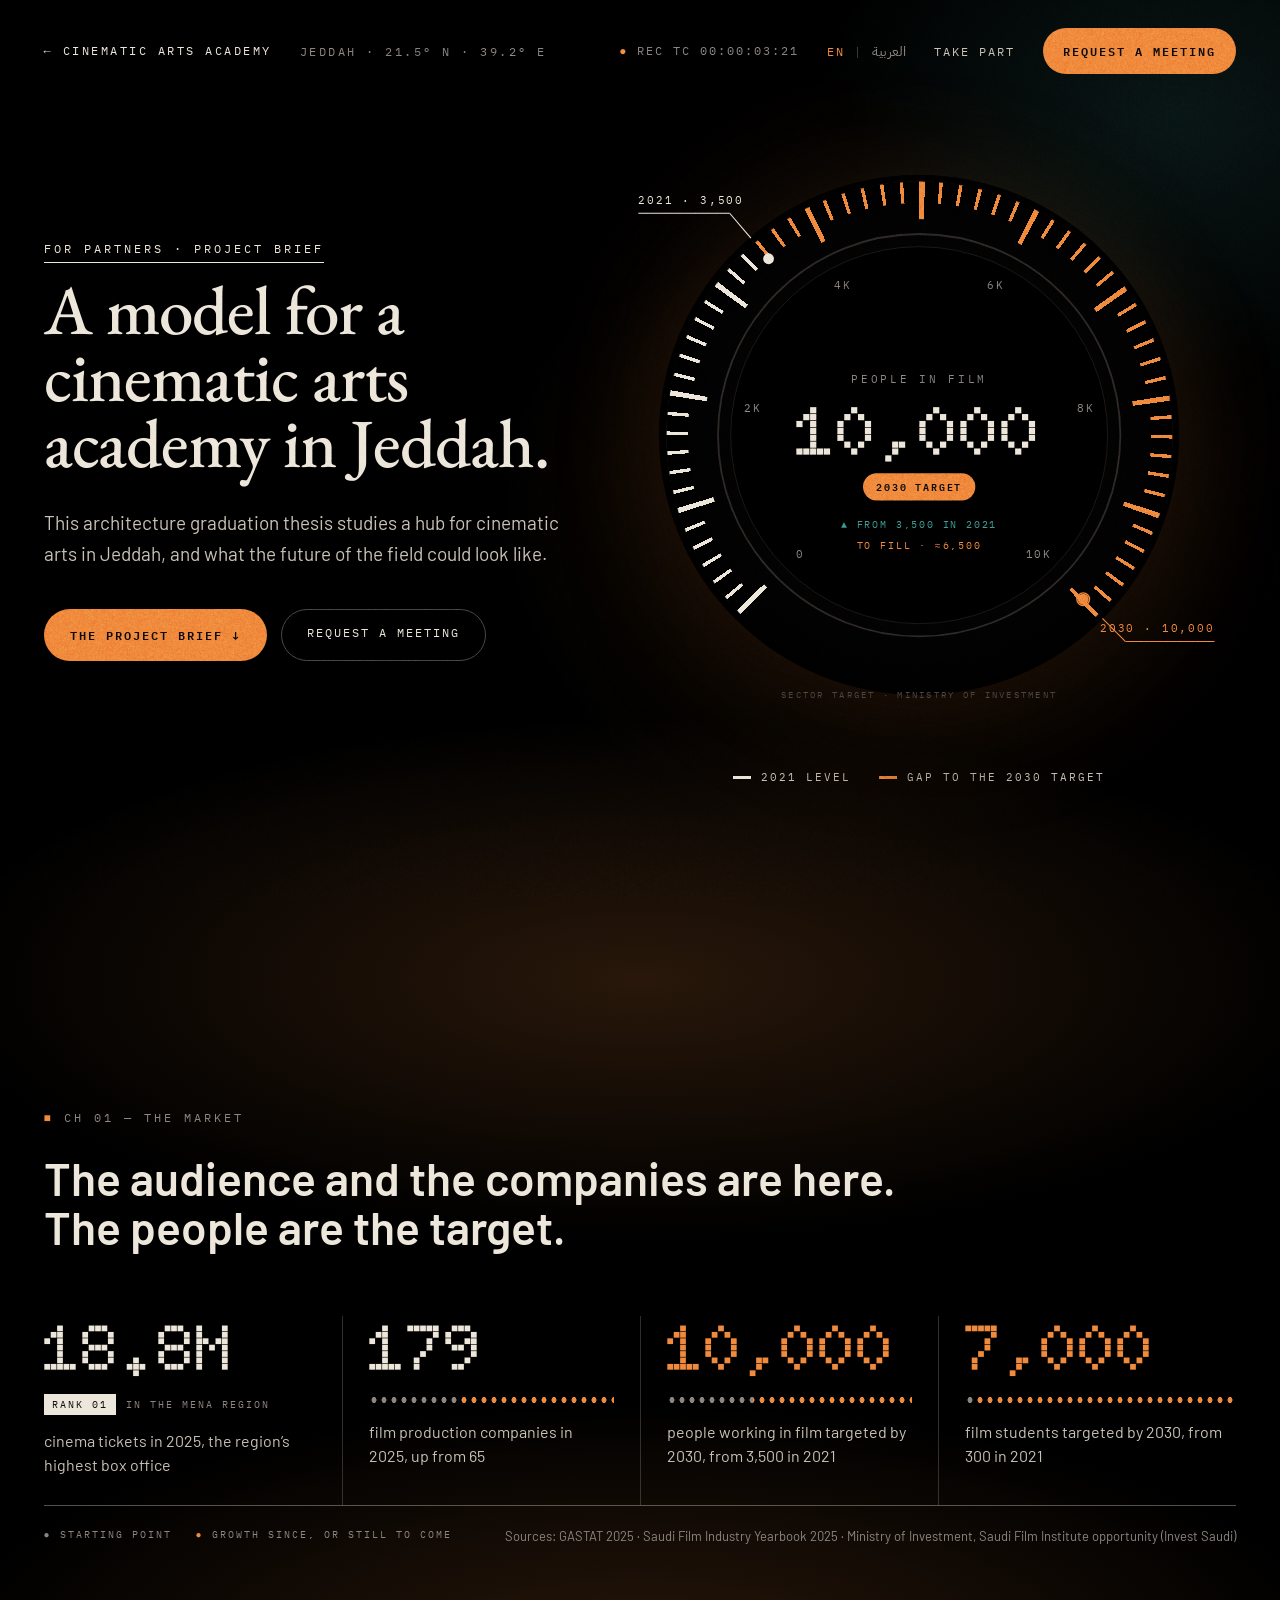
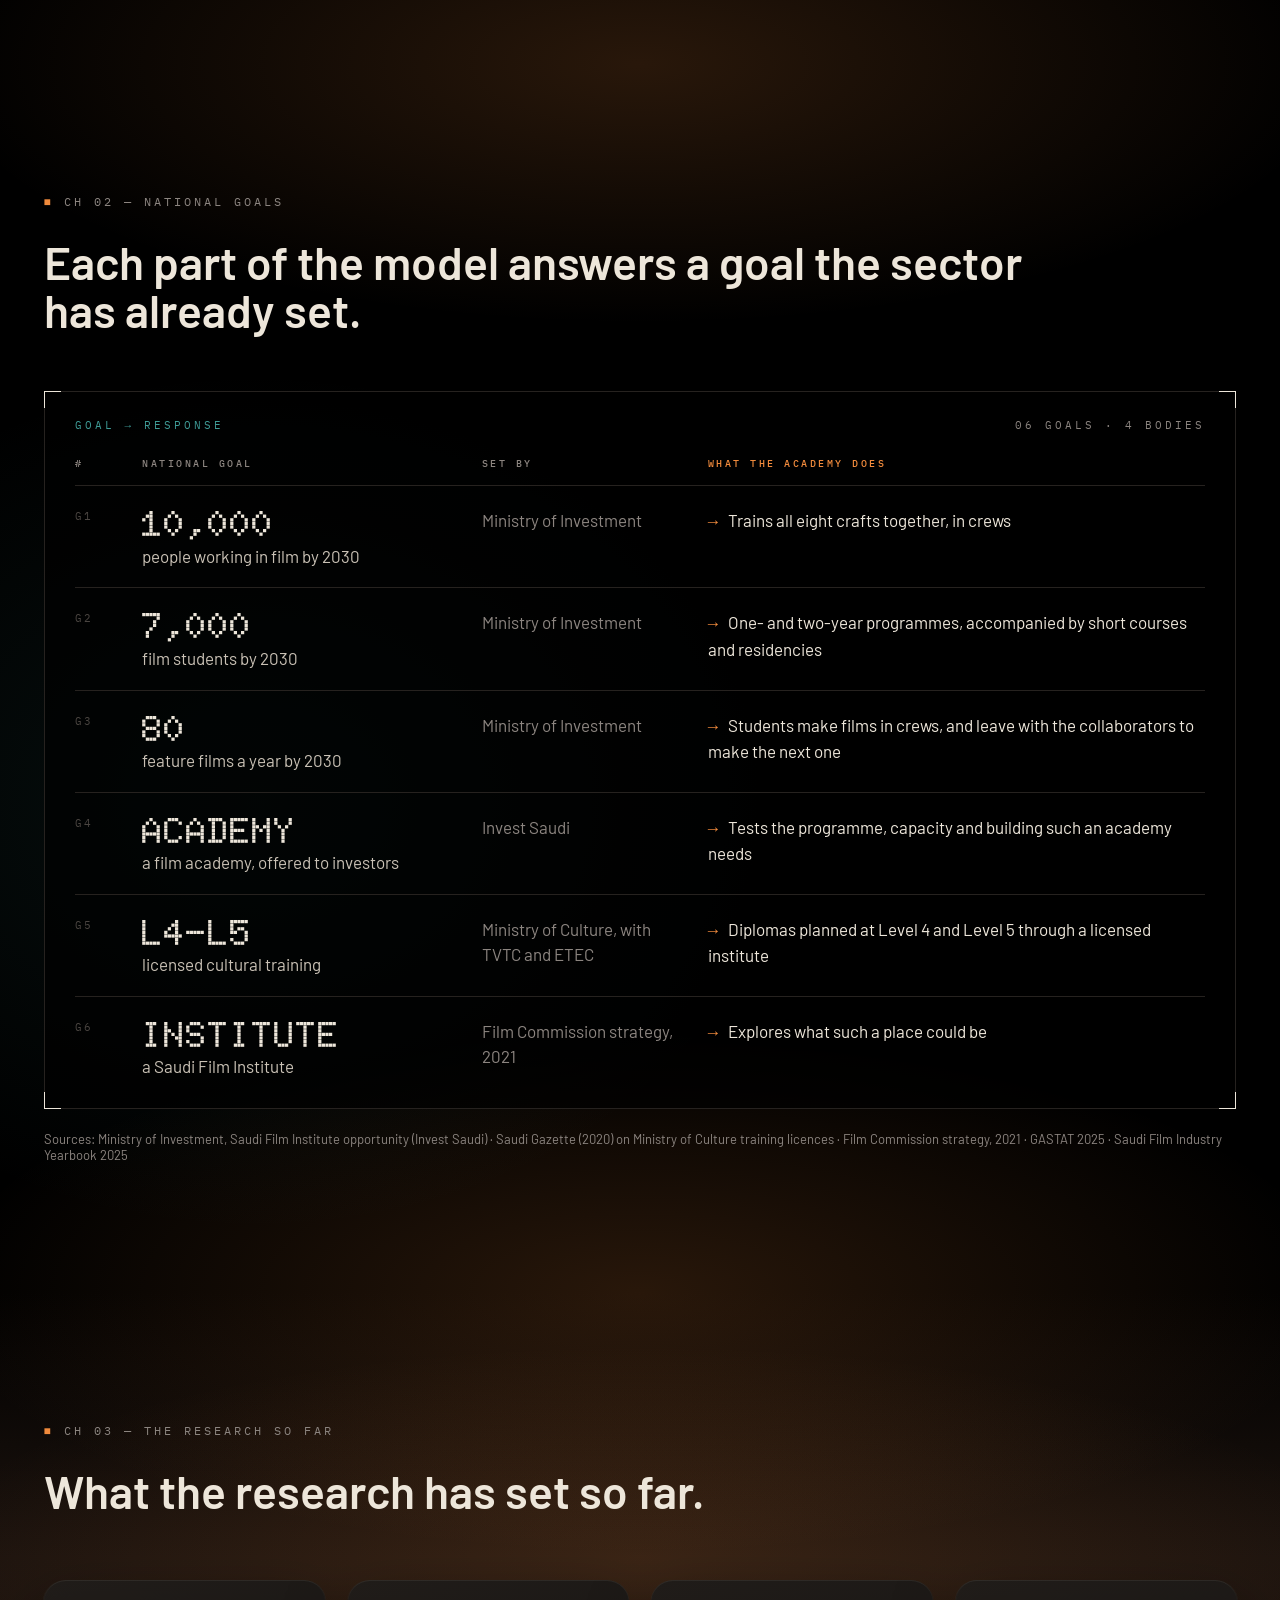
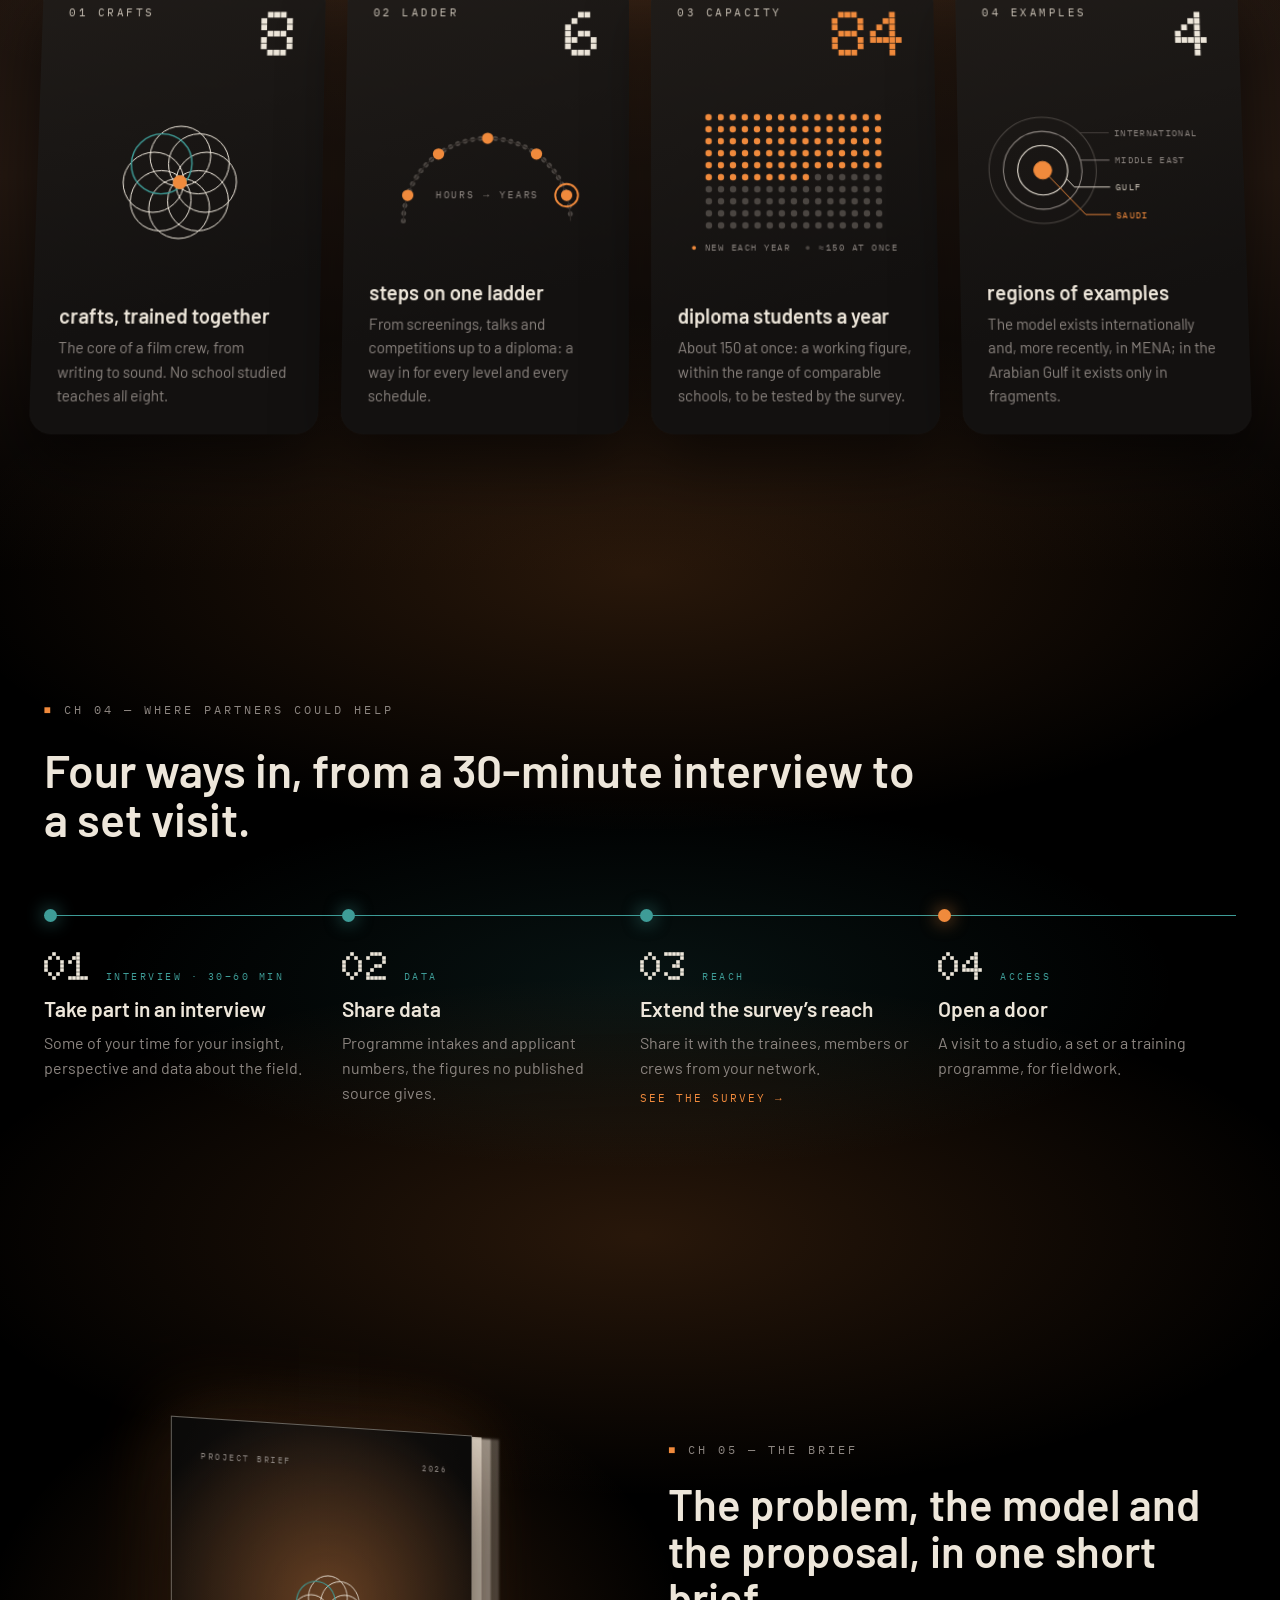
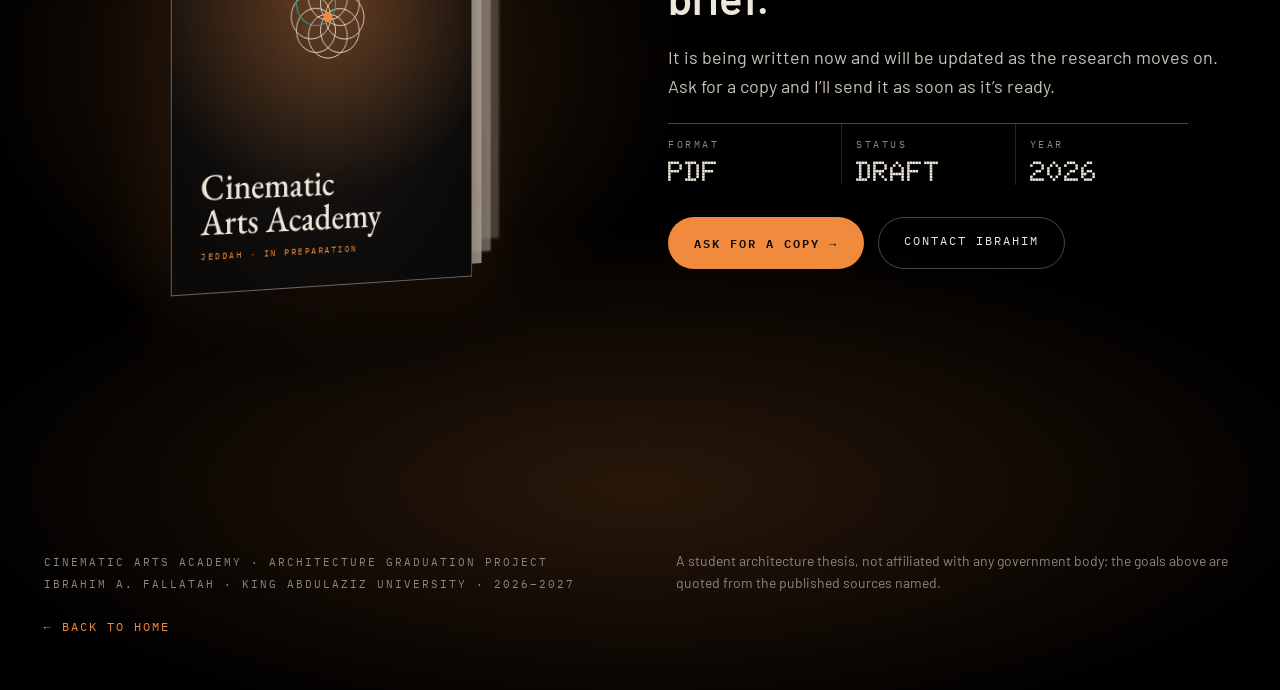
<file: academy/partners/index.html>
<!doctype html>
<html lang="en">
<head>
<meta charset="utf-8">
<meta name="viewport" content="width=device-width, initial-scale=1">
<meta http-equiv="Content-Security-Policy" content="default-src 'none'; script-src 'self'; style-src 'self' 'unsafe-inline'; img-src 'self'; font-src 'self'; frame-src https://docs.google.com; base-uri 'none'; form-action 'none'; object-src 'none'; manifest-src 'self'; upgrade-insecure-requests">
<meta name="referrer" content="strict-origin-when-cross-origin">
<title>For partners · Cinematic Arts Academy</title>
<meta name="description" content="A model for a cinematic arts academy in Jeddah: the research, the goals it answers and how to work with it.">
<meta name="author" content="Ibrahim A. Fallatah">
<link rel="canonical" href="https://ibrarchitech.com/academy/partners/">
<link rel="alternate" hreflang="en" href="https://ibrarchitech.com/academy/partners/">
<link rel="alternate" hreflang="ar" href="https://ibrarchitech.com/academy/ar/partners/">
<meta property="og:type" content="website">
<meta property="og:site_name" content="Cinematic Arts Academy">
<meta property="og:title" content="For partners · Cinematic Arts Academy">
<meta property="og:description" content="A model for a cinematic arts academy in Jeddah: the research, the goals it answers and how to work with it.">
<meta property="og:url" content="https://ibrarchitech.com/academy/partners/">
<meta property="og:image" content="https://ibrarchitech.com/academy/assets/share.jpg">
<meta property="og:image:width" content="1200">
<meta property="og:image:height" content="630">
<meta property="og:locale" content="en_US">
<meta name="twitter:card" content="summary_large_image">
<meta name="theme-color" content="#000000">
<link rel="icon" href="../assets/icon.svg" type="image/svg+xml">
<link rel="apple-touch-icon" href="../assets/icon-180.png">
<link rel="stylesheet" href="../assets/fonts/fonts.css">
<style>
body{margin:0;background:#000}
a{color:#F08A3C}a:hover{color:#EDE6DA}
@keyframes caa-spin{to{transform:rotate(360deg)}}
@keyframes caa-pulse{0%{transform:scale(.5);opacity:.9}100%{transform:scale(2.6);opacity:0}}
@keyframes caa-float{0%,100%{transform:translateY(0)}50%{transform:translateY(-12px)}}
@keyframes caa-blink{50%{opacity:.15}}
@keyframes caa-breathe{0%,100%{opacity:.55}50%{opacity:1}}
.caa-spin{animation:caa-spin 120s linear infinite}
.caa-spin-svg{animation:caa-spin 90s linear infinite;transform-box:fill-box;transform-origin:center}
.caa-pulse{animation:caa-pulse 2.6s ease-out infinite;transform-box:fill-box;transform-origin:center}
.caa-float{animation:caa-float 7s ease-in-out infinite}
.caa-blink{animation:caa-blink 1.4s steps(2) infinite}
.caa-breathe{animation:caa-breathe 5s ease-in-out infinite}
.caa-tile{transition:transform .4s ease, box-shadow .4s ease}
.caa-tile:hover{transform:translateY(-8px);box-shadow:0 40px 70px rgba(0,0,0,.6), 0 0 0 1px rgba(240,138,60,.35)}
.caa-row{transition:background .3s ease}
.caa-row:hover{background:rgba(240,138,60,.05)}
@media (prefers-reduced-motion: reduce){.caa-spin,.caa-spin-svg,.caa-pulse,.caa-float,.caa-blink,.caa-breathe{animation:none}}

html{scroll-behavior:smooth;-webkit-text-size-adjust:100%;text-size-adjust:100%}
@media (prefers-reduced-motion: reduce){html{scroll-behavior:auto}}
img,svg,iframe{max-width:100%}
a:focus-visible,[tabindex]:focus-visible{outline:2px solid #F08A3C;outline-offset:3px}
html[dir=rtl] h1{padding-top:10px}
.caa-grain{position:fixed;inset:0;z-index:40;pointer-events:none;opacity:.22;mix-blend-mode:overlay;background:url(../assets/grain.png) 0 0/256px 256px}
.caa-form{height:min(1100px, 82vh)}
.caa-hint{display:none}
@media (max-width: 1099px){
  .caa-hint{display:block}
  .caa-scroller{-webkit-mask-image:linear-gradient(90deg,#000 82%,transparent);mask-image:linear-gradient(90deg,#000 82%,transparent);scroll-snap-type:x proximity}
  .caa-hint + .caa-scroller[style*="margin-top: 56px"]{margin-top:22px !important}
}
@keyframes caa-nudge{0%,60%,100%{transform:none}30%{transform:translateX(6px)}}
.caa-hint-arrow{display:inline-block;animation:caa-nudge 2.4s ease-in-out infinite}
@media (prefers-reduced-motion: reduce){.caa-hint-arrow{animation:none}}

/* ---------- phones ---------- */
@media (max-width: 760px){
  /* sections were spaced for a 1440 px screen: 260-300 px of black between them on a phone */
  section[style*="padding: 1"]{padding-top:88px !important;padding-bottom:88px !important}
  section[style*="padding: 2"]{padding-top:200px !important;padding-bottom:190px !important}
  section[style*="min-height: 9"]{min-height:0 !important}

  /* hero: the stack of film frames, smaller and closer to the text */
  .caa-stack{height:400px !important;margin:0 0 28px}
  .caa-stack > div:not(.caa-stage){top:104px !important;transform:scale(.6);transform-origin:0 0}
  html[dir=rtl] .caa-stack > div:not(.caa-stage){transform-origin:100% 0}
  .caa-stack > .caa-legend{left:0 !important;right:0 !important;bottom:0 !important;grid-template-columns:repeat(2,minmax(0,1fr)) !important;gap:7px 14px !important;letter-spacing:1.2px !important}
  .caa-stack > .caa-legend li{white-space:normal !important}

  /* why this project: quote first, then the monitor wall in full (it was dimmed behind the text) */
  .caa-why{min-height:0 !important;display:flex;flex-direction:column}
  .caa-why .caa-shade{display:none}
  .caa-why .caa-whytext{order:1;padding-top:88px !important;padding-bottom:8px !important;max-width:none !important}
  .caa-why .caa-wall{order:2;position:relative !important;inset:auto !important;left:auto !important;right:auto !important;height:660px;margin:0 clamp(20px,3.4vw,48px)}
  .caa-mon{top:48px !important;left:0 !important;right:0 !important;width:100% !important;transform:none !important}
  .caa-mongrid{grid-template-columns:repeat(3,minmax(0,1fr)) !important;gap:14px 12px !important}
  .caa-mongrid [style*="height: 26px"]{height:auto !important}
  .caa-mongrid p[style*="font-size: 9px"]{font-size:10px !important;letter-spacing:1px !important}
  .caa-mongrid p[style*="font-size: 19px"]{font-size:13px !important}
  .caa-mon > div:first-child{flex-wrap:wrap;font-size:10px !important;letter-spacing:1.5px !important}
  .caa-sil{left:50% !important;right:auto !important;transform:translateX(-50%);width:140px !important;height:162px !important}

  /* the building: three markers that fit the screen */
  .caa-bdiag{height:400px !important;flex-basis:100% !important}
  .caa-bdiag .caa-float > div:first-child{max-width:150px;box-sizing:border-box}
  .caa-fl1{left:0 !important;top:236px !important}
  .caa-fl2{left:calc(50% - 85px) !important;top:136px !important}
  .caa-fl3{left:auto !important;right:0 !important;top:36px !important}

  /* take part: one column instead of pieces placed for a wide screen */
  #take-part{min-height:0 !important;display:flex;flex-direction:column;align-items:center;gap:26px;padding:88px clamp(20px,3.4vw,48px) 120px}
  #take-part > *{position:relative !important;left:auto !important;right:auto !important;top:auto !important;bottom:auto !important;transform:none !important}
  #take-part > [aria-hidden="true"]{position:absolute !important;left:0 !important;right:0 !important;bottom:0 !important}
  #take-part .caa-tp-label{align-self:stretch}
  #take-part .caa-tp-quote{max-width:none !important;text-align:center !important;font-size:24px !important}
  #take-part .caa-tp-ring{width:min(340px,88vw) !important}
  #take-part .caa-tp-qr{margin-top:6px}
  #take-part .caa-tp-ring p[style*="margin: 4px 0 0"]{max-width:200px;line-height:1.7}

  /* the TV that holds the survey form: thinner frame, more room for the form */
  .caa-tv{padding:14px !important;border-radius:22px !important}
  .caa-form{height:80vh}

  /* partners: the goals table becomes one card per goal */
  .caa-goals{min-width:0 !important}
  .caa-goals thead{display:none}
  .caa-goals,.caa-goals tbody,.caa-goals tr,.caa-goals td{display:block;width:auto !important}
  .caa-goals tr{padding:16px 0}
  .caa-goals td{padding:3px 0 !important}
  .caa-goals td[data-label]::before{content:attr(data-label);display:block;margin:8px 0 2px;font:500 11px 'IBM Plex Mono',monospace;letter-spacing:2px;text-transform:uppercase;color:#8C8580}
  [lang="ar"] .caa-goals td[data-label]::before{font:500 13px 'IBM Plex Sans Arabic',Tahoma,sans-serif;letter-spacing:0}

  /* 9-10 px labels are too small to read on a phone */
  [style*="font-size: 9px"]:not(.caa-mongrid *),[style*="font-size: 10px"]:not(.caa-mon *),[style*="font-size: 10.5px"]{font-size:11px !important}

  /* a moving background repaints the whole circle every frame: heavy on a phone battery */
  .caa-drift{animation:none !important}
}
@media (max-width: 380px){.caa-stack > div:not(.caa-stage){transform:scale(.55) !important}}
@media (pointer: coarse){a:not([style*="padding"]){padding-block:8px}}

/* ---------- 3D scenes (three.js); the CSS drawings stay as the fallback */
.caa-stage{position:absolute;inset:0;touch-action:pan-y;-webkit-user-select:none;user-select:none}
.caa-stage canvas{position:absolute;inset:0;width:100%;height:100%;display:block}
html:not(.caa-no3d) .caa-stack > div:not(.caa-stage),html:not(.caa-no3d) .caa-globebox > :not(.caa-stage){visibility:hidden}
.caa-no3d .caa-stage{display:none}
.caa-off > :not(.caa-stage){visibility:visible !important}.caa-off > .caa-stage{display:none !important}
.caa-stack3d{bottom:70px;cursor:grab;outline:none}
@media (min-width: 981px){.caa-five{grid-template-columns:repeat(6,minmax(0,1fr)) !important}.caa-five > .caa-tile{grid-column:span 2}.caa-five > .caa-tile:nth-child(n+4){grid-column:span 3}}
@media (min-width: 641px) and (max-width: 980px){.caa-five{grid-template-columns:repeat(2,minmax(0,1fr)) !important}.caa-five > .caa-tile:last-child{grid-column:1 / -1}}
.caa-stack3d.is-dragging{cursor:grabbing}
.caa-stack3d:focus-visible{outline:2px solid #F08A3C;outline-offset:-2px}
.caa-enter.is-off{pointer-events:none}
.caa-craft-tag{position:absolute;left:0;top:0;z-index:3;pointer-events:none;opacity:0;transition:opacity .25s;white-space:nowrap;font-family:'Barlow Condensed',sans-serif;font-weight:600;font-size:20px;letter-spacing:1px;color:#EDE6DA;background:rgba(0,0,0,.72);padding:4px 10px 4px 8px;border-left:3px solid #F08A3C}
html[dir=rtl] .caa-craft-tag{font-family:'IBM Plex Sans Arabic',sans-serif;letter-spacing:0;border-left:0;border-right:3px solid #F08A3C}
.caa-cf-ctrl{position:absolute;left:50%;top:auto;bottom:auto;transform:translateX(-50%);z-index:3;display:flex;gap:16px}
.caa-cf-btn{width:44px;height:44px;border-radius:50%;border:1px solid rgba(237,230,218,.4);background:rgba(14,12,11,.7);color:#EDE6DA;display:grid;place-items:center;padding:0;cursor:pointer;transition:border-color .2s,color .2s}
.caa-cf-btn:hover{border-color:#F08A3C;color:#F08A3C}
.caa-cf-btn:focus-visible{outline:2px solid #F08A3C;outline-offset:3px}
.caa-sr{position:absolute;width:1px;height:1px;margin:0;overflow:hidden;clip-path:inset(50%);white-space:nowrap}
html.caa-3d .caa-legend li{cursor:pointer;transition:color .25s}
html.caa-3d .caa-legend li:hover,html.caa-3d .caa-legend li.is-on{color:#EDE6DA}
html.caa-3d .caa-legend li.is-on{text-decoration:underline;text-decoration-color:#F08A3C;text-decoration-thickness:2px;text-underline-offset:6px}
html.caa-3d .caa-legend li:focus-visible{outline:1px solid #F08A3C;outline-offset:3px}
@keyframes caa-swipe{0%,15%{transform:translateX(0)}50%,65%{transform:translateX(14px)}100%{transform:translateX(0)}}
.caa-swipe{animation:caa-swipe 2.4s ease-in-out infinite}
@media (prefers-reduced-motion: reduce){.caa-swipe{animation:none}}
.caa-enter{position:absolute;z-index:3;display:block;color:transparent;font-size:1px;overflow:hidden;border-radius:2px}
.caa-enter:focus-visible{outline:2px solid #F08A3C;outline-offset:4px}
.caa-globe3d{cursor:grab}
.caa-globe3d.is-dragging{cursor:grabbing}
.caa-pin,.caa-mk,.caa-area{position:absolute;left:0;top:0;z-index:2;pointer-events:none;transition:opacity .3s}
.caa-pin i{position:absolute;left:-9px;top:-9px;width:18px;height:18px;border-radius:50%;border:4px solid #F08A3C;box-sizing:border-box;background:#0E0C0B}
.caa-pin i::after{content:"";position:absolute;inset:-9px;border-radius:50%;border:2px solid #F08A3C;animation:caa-ping 2.2s ease-out infinite}
@keyframes caa-ping{from{transform:scale(.5);opacity:1}to{transform:scale(1.6);opacity:0}}
.caa-pin b,.caa-mk b{position:absolute;left:14px;top:-26px;font-family:'IBM Plex Mono',monospace;font-weight:500;font-size:11px;letter-spacing:2px;color:#EDE6DA;white-space:nowrap;background:rgba(0,0,0,.6);padding:2px 6px}
html[dir=rtl] .caa-pin b{font-family:'IBM Plex Sans Arabic',sans-serif;letter-spacing:0;font-size:13px}
.caa-mk i{position:absolute;left:-6px;top:-6px;width:12px;height:12px;border-radius:50%;box-sizing:border-box;border:3px solid #EDE6DA;background:#0E0C0B}
.caa-mk b{top:-9px;font-size:10px;letter-spacing:1.5px;padding:1px 5px}
.caa-mk-left b{left:auto;right:12px}
.caa-mk-closed i{border-color:#8C8580;border-style:dashed}
.caa-mk-closed b{color:#8C8580}
.caa-area{transform-origin:0 0}
.caa-area b,.caa-area small{position:absolute;left:0;top:0;transform:translate(-50%,-150%);white-space:nowrap;font-family:'IBM Plex Mono',monospace;font-weight:500;font-size:11px;letter-spacing:2.5px;color:#F08A3C}
.caa-area small{transform:translate(-50%,-10%);font-size:16px;letter-spacing:3px;color:#EDE6DA}
html[dir=rtl] .caa-area b,html[dir=rtl] .caa-area small{font-family:'IBM Plex Sans Arabic',sans-serif;letter-spacing:0}
@media (prefers-reduced-motion: reduce){.caa-pin i::after{animation:none}}
/* where the model exists */
.caa-exist{margin-top:110px;display:flex;flex-wrap:wrap;gap:40px 56px;align-items:center;text-align:start}
.caa-exist-text{flex:1 1 340px;min-width:0;display:flex;flex-direction:column;gap:18px}
.caa-exist-k{margin:0;font-family:'IBM Plex Mono',monospace;font-size:12px;letter-spacing:3px;color:#8C8580}
.caa-exist-k span{color:#F08A3C}
html[dir=rtl] .caa-exist-k{font-family:inherit;letter-spacing:0;font-size:14px}
.caa-exist-h{margin:0;font-size:clamp(28px,2.8vw,42px);font-weight:600;line-height:1.12;text-wrap:balance}
html[dir=rtl] .caa-exist-h{line-height:1.5}
.caa-exist-d{margin:0;font-size:16px;line-height:1.6;color:#C9C1B5;max-width:520px}
.caa-exist-list{list-style:none;margin:6px 0 0;padding:0;display:grid;grid-template-columns:repeat(2,minmax(0,1fr));gap:12px 24px}
.caa-ex{display:grid;grid-template-columns:12px 1fr;column-gap:10px;align-items:baseline}
.caa-ex i{width:9px;height:9px;border-radius:50%;border:2px solid #EDE6DA;box-sizing:border-box;transform:translateY(1px)}
.caa-ex b{font-size:15px;font-weight:600}
.caa-ex span{grid-column:2;font-family:'IBM Plex Mono',monospace;font-size:11px;letter-spacing:1px;color:#8C8580}
html[dir=rtl] .caa-ex span{font-family:inherit;letter-spacing:0;font-size:13px}
.caa-ex-closed i{border-color:#8C8580;border-style:dashed}
.caa-ex-closed b{color:#8C8580}
.caa-ex-gap{grid-column:1 / -1;margin-top:6px;padding-top:12px;border-top:1px solid #26221F}
.caa-ex-gap i{border:0;background:#B4581F;width:10px;height:10px}
.caa-ex-gap b{color:#F08A3C}
.caa-exist-src{margin:0;font-family:'IBM Plex Mono',monospace;font-size:11px;letter-spacing:1.5px;color:#8C8580}
html[dir=rtl] .caa-exist-src{font-family:inherit;letter-spacing:0;font-size:13px}
.caa-exist-globe{flex:1.2 1 460px;min-width:0;display:flex;flex-direction:column;align-items:center;gap:12px}
.caa-exist-box{position:relative;width:min(100%,560px);aspect-ratio:1/1;background:radial-gradient(circle at 50% 50%,rgba(180,88,31,.12),transparent 62%)}
.caa-exist-hint{margin:0;font-family:'IBM Plex Mono',monospace;font-size:11px;letter-spacing:2.5px;color:#8C8580}
html[dir=rtl] .caa-exist-hint{font-family:inherit;letter-spacing:0;font-size:13px}
.caa-no3d .caa-exist-globe{display:none}
/* the building diagram */
.caa-btag{position:absolute;left:0;top:0;z-index:2;pointer-events:none;opacity:0;display:flex;align-items:center;gap:10px;background:rgba(14,12,11,.85);border:1px solid currentColor;padding:8px 12px;white-space:nowrap}
.caa-btag i{width:8px;height:8px;border-radius:50%;background:currentColor}
.caa-btag span{font-family:'IBM Plex Mono',monospace;font-size:11px;letter-spacing:2px;color:#EDE6DA}
.caa-btag em{font-style:normal}
.caa-bcap{position:absolute;right:0;bottom:0;margin:0;font-family:'IBM Plex Mono',monospace;font-size:11px;letter-spacing:2.5px;color:#8C8580}
/* goals panel */
.caa-goals-list{display:flex;flex-direction:column}
.caa-goal{display:grid;grid-template-columns:minmax(0,1fr) minmax(0,1.15fr);gap:6px 24px;align-items:center;border-top:1px solid #26221F;padding:14px 0}
.caa-goal:last-child{border-bottom:1px solid #26221F}
.caa-goal-a{display:flex;flex-direction:column;gap:4px}
.caa-goal-v{margin:0;font-family:'Doto',monospace;font-weight:900;font-size:30px;line-height:1}
html[dir=rtl] .caa-goal-v{text-align:right}
html[dir=rtl] .caa-goal-v:not([dir]){font-family:'IBM Plex Sans Arabic',sans-serif;font-weight:700;font-size:24px}
.caa-goal-l{margin:0;font-family:'IBM Plex Mono',monospace;font-size:11px;letter-spacing:1.5px;color:#C9C1B5;text-transform:uppercase}
.caa-goal-l span{display:block;color:#8C8580;text-transform:none;letter-spacing:1px}
html[dir=rtl] .caa-goal-l{font-family:inherit;letter-spacing:0;font-size:14px}
.caa-goal-b{margin:0;font-size:15px;line-height:1.45;color:#EDE6DA}
.caa-goal-b span{color:#F08A3C;font-family:'IBM Plex Mono',monospace}
.caa-goal-src{margin:16px 0 0;font-family:'IBM Plex Mono',monospace;font-size:11px;letter-spacing:1.2px;line-height:1.6;color:#8C8580}
html[dir=rtl] .caa-goal-src{font-family:inherit;letter-spacing:0;font-size:12.5px}
@media (max-width: 760px){
  .caa-stack3d{bottom:100px}
  .caa-stack{height:480px !important}
  .caa-exist{margin-top:80px}
  .caa-exist-list{grid-template-columns:minmax(0,1fr)}
  .caa-btag{padding:6px 9px}
  .caa-btag em{display:none}
  .caa-goal{grid-template-columns:minmax(0,1fr)}
  .caa-strip{padding:26px 16px !important}
  .caa-stages{grid-template-columns:minmax(0,1fr) !important}
  .caa-stages > div{aspect-ratio:auto !important;min-height:150px}
  .caa-now,.caa-now-label{display:none}
  #proposal{padding-top:250px !important;padding-bottom:190px !important}
}
</style>
</head>
<body>
<div style="position: relative; background: #000000; color: #EDE6DA; font-family: 'Barlow', Arial, sans-serif; min-height: 100vh; overflow: hidden">

<div aria-hidden="true" class="caa-grain"></div>
<svg aria-hidden="true" focusable="false" width="0" height="0" style="position: absolute; width: 0; height: 0; overflow: hidden">
<filter id="caa-grain-b"><feTurbulence type="fractalNoise" baseFrequency="0.9" numOctaves="2" stitchTiles="stitch"></feTurbulence><feColorMatrix type="saturate" values="0"></feColorMatrix></filter>
</svg>

<section id="top" style="position: relative; min-height: 980px; background: radial-gradient(ellipse 44% 50% at 70% 52%, rgba(240,138,60,0.12), transparent 70%), radial-gradient(ellipse 40% 40% at 92% 12%, rgba(62,156,151,0.14), transparent 70%), radial-gradient(ellipse 55% 260px at 50% 100%, rgba(240,138,60,0.17), transparent), #000000">

<header style="position: relative; z-index: 5; padding: 28px clamp(20px, 3.4vw, 48px); display: flex; flex-wrap: wrap; justify-content: space-between; align-items: center; gap: 16px">
<div style="display: flex; flex-wrap: wrap; align-items: center; gap: 10px 28px">
<a href="../" style="font-family: 'IBM Plex Mono', ui-monospace, monospace; font-size: 12px; letter-spacing: 2.5px; color: #EDE6DA; text-decoration: none">← CINEMATIC ARTS ACADEMY</a>
<p style="margin: 0; font-family: 'IBM Plex Mono', ui-monospace, monospace; font-size: 12px; letter-spacing: 2.5px; color: #8C8580">JEDDAH · 21.5° N · 39.2° E</p>
</div>
<div style="display: flex; flex-wrap: wrap; align-items: center; gap: 12px 28px">
<p style="margin: 0; font-family: 'IBM Plex Mono', ui-monospace, monospace; font-size: 12px; letter-spacing: 2px; color: #8C8580"><span class="caa-blink" style="color: #F08A3C">●</span> REC  TC <span class="caa-tc">00:00:00:00</span></p>
<p style="margin: 0; font-family: 'IBM Plex Mono', ui-monospace, monospace; font-size: 12px; letter-spacing: 2px"><span style="color: #F08A3C">EN</span>  <span style="color: #4A4541">|</span>  <a href="../ar/partners/" lang="ar" style="color: #8C8580; text-decoration: none; font-family: 'IBM Plex Sans Arabic', sans-serif; letter-spacing: 0; font-size: 14px">العربية</a></p>
<a href="../survey/" style="font-family: 'IBM Plex Mono', ui-monospace, monospace; font-size: 12px; letter-spacing: 2px; color: #C9C1B5; text-decoration: none">TAKE PART</a>
<a href="mailto:ibrarchitech@gmail.com" style="font-family: 'IBM Plex Mono', ui-monospace, monospace; font-size: 12px; letter-spacing: 2px; color: #0E0C0B; background: #F08A3C; text-decoration: none; padding: 13px 20px; border-radius: 999px; font-weight: 600">REQUEST A MEETING</a>
</div>
</header>

<div style="position: relative; z-index: 3; padding: 16px clamp(20px, 3.4vw, 48px) 80px; display: flex; flex-wrap: wrap; gap: 40px; align-items: center">

<div style="flex: 1 1 440px; min-width: 0; display: flex; flex-direction: column">
<p style="margin: 0 0 14px; font-family: 'IBM Plex Mono', ui-monospace, monospace; font-size: 12px; letter-spacing: 3px; color: #EDE6DA; border-bottom: 1px solid #EDE6DA; align-self: flex-start; padding-bottom: 6px">FOR PARTNERS · PROJECT BRIEF</p>
<h1 style="margin: 0; font-family: 'EB Garamond', Georgia, serif; font-weight: 500; font-size: clamp(52px, 5.4vw, 86px); line-height: 0.96; letter-spacing: -1px">A model for a cinematic arts academy in Jeddah.</h1>
<p style="margin: 32px 0 0; font-size: 19px; line-height: 1.6; color: #C9C1B5; max-width: 580px">This architecture graduation thesis studies a hub for cinematic arts in Jeddah, and what the future of the field could look like.</p>
<div style="margin-top: 40px; display: flex; flex-wrap: wrap; gap: 14px">
<a href="#brief" style="font-family: 'IBM Plex Mono', monospace; font-size: 12px; letter-spacing: 2px; font-weight: 600; color: #0E0C0B; background: #F08A3C; text-decoration: none; padding: 16px 26px; border-radius: 999px">THE PROJECT BRIEF ↓</a>
<a href="mailto:ibrarchitech@gmail.com" style="font-family: 'IBM Plex Mono', monospace; font-size: 12px; letter-spacing: 2px; color: #EDE6DA; text-decoration: none; padding: 15px 25px; border-radius: 999px; border: 1px solid #4A4541">REQUEST A MEETING</a>
</div>
</div>

<div style="flex: 1.2 1 540px; min-width: 0; display: flex; flex-direction: column; align-items: center; gap: 18px">
<div role="img" aria-label="Gauge of the film workforce, from 0 to 10,000 people. The 2021 level, 3,500, is lit in cream. The gap to the 2030 target of 10,000, about 6,500 people, is lit in orange." style="position: relative; width: min(100%, 640px); aspect-ratio: 1 / 1">
<div aria-hidden="true" style="position: absolute; inset: 9%; border-radius: 50%; background: radial-gradient(circle at 50% 50%, #0a0908 0%, #000000 70%); box-shadow: 0 0 120px rgba(240,138,60,0.14), 0 40px 90px rgba(0,0,0,0.6)"></div>
<div aria-hidden="true" style="position: absolute; left: 10%; top: 10%; width: 80%; height: 80%; border-radius: 50%; background: conic-gradient(from 225deg, #EDE6DA 0deg 94.5deg, #F08A3C 94.5deg 271deg, transparent 271deg 360deg); -webkit-mask-image: repeating-conic-gradient(from 225deg, #000 0deg 0.8deg, transparent 0.8deg 4.5deg), radial-gradient(closest-side, transparent 91.2%, #000 91.5%, #000 99.4%, transparent 100%); -webkit-mask-composite: source-in; mask-image: repeating-conic-gradient(from 225deg, #000 0deg 0.8deg, transparent 0.8deg 4.5deg), radial-gradient(closest-side, transparent 91.2%, #000 91.5%, #000 99.4%, transparent 100%); mask-composite: intersect"></div>
<div aria-hidden="true" style="position: absolute; left: 10%; top: 10%; width: 80%; height: 80%; border-radius: 50%; background: conic-gradient(from 225deg, #EDE6DA 0deg 94.5deg, #F08A3C 94.5deg 271deg, transparent 271deg 360deg); -webkit-mask-image: repeating-conic-gradient(from 225deg, #000 0deg 1.2deg, transparent 1.2deg 27deg), radial-gradient(closest-side, transparent 84.8%, #000 85.1%, #000 99.4%, transparent 100%); -webkit-mask-composite: source-in; mask-image: repeating-conic-gradient(from 225deg, #000 0deg 1.2deg, transparent 1.2deg 27deg), radial-gradient(closest-side, transparent 84.8%, #000 85.1%, #000 99.4%, transparent 100%); mask-composite: intersect"></div>
<svg viewBox="0 0 700 700" aria-hidden="true" style="position: absolute; inset: 0; width: 100%; height: 100%; overflow: visible">
<circle cx="350" cy="350" r="222" fill="none" stroke="#2E2926" stroke-width="2"></circle>
<circle cx="350" cy="350" r="208" fill="#000000" stroke="#1D1A18" stroke-width="1"></circle>
<g font-family="IBM Plex Mono, monospace" font-size="12" letter-spacing="1.5" fill="#8C8580" text-anchor="middle">
<text x="218.5" y="485.5">0</text>
<text x="166.3" y="324.9">2K</text>
<text x="265.6" y="188.3">4K</text>
<text x="434.4" y="188.3">6K</text>
<text x="533.7" y="324.9">8K</text>
<text x="481.5" y="485.5">10K</text>
</g>
<line x1="164.3" y1="132.5" x2="140.9" y2="105.1" stroke="#EDE6DA" stroke-width="1.2"></line>
<line x1="140.9" y1="105.1" x2="40" y2="105.1" stroke="#EDE6DA" stroke-width="1.2"></line>
<circle cx="183.8" cy="155.3" r="6" fill="#EDE6DA"></circle>
<text x="40" y="95" font-family="IBM Plex Mono, monospace" font-size="12" letter-spacing="2" fill="#EDE6DA">2021 · 3,500</text>
<line x1="552.2" y1="552.2" x2="577.7" y2="577.7" stroke="#F08A3C" stroke-width="1.2"></line>
<line x1="577.7" y1="577.7" x2="676" y2="577.7" stroke="#F08A3C" stroke-width="1.2"></line>
<circle class="caa-pulse" cx="531" cy="531" r="7" fill="none" stroke="#F08A3C" stroke-width="1.5"></circle>
<circle cx="531" cy="531" r="6" fill="#F08A3C"></circle>
<text x="676" y="567" text-anchor="end" font-family="IBM Plex Mono, monospace" font-size="12" letter-spacing="2" fill="#F08A3C">2030 · 10,000</text>
<text x="350" y="292" text-anchor="middle" font-family="IBM Plex Mono, monospace" font-size="12" letter-spacing="3" fill="#8C8580">PEOPLE IN FILM</text>
<text x="350" y="372" text-anchor="middle" font-family="Doto, monospace" font-weight="900" font-size="76" fill="#EDE6DA">10,000</text>
<rect x="288" y="392" width="124" height="30" rx="15" fill="#F08A3C"></rect>
<text x="350" y="412" text-anchor="middle" font-family="IBM Plex Mono, monospace" font-weight="600" font-size="11" letter-spacing="2" fill="#0E0C0B">2030 TARGET</text>
<text x="350" y="452" text-anchor="middle" font-family="IBM Plex Mono, monospace" font-size="11" letter-spacing="2" fill="#3E9C97">▲ FROM 3,500 IN 2021</text>
<text x="350" y="476" text-anchor="middle" font-family="IBM Plex Mono, monospace" font-size="11" letter-spacing="2" fill="#F08A3C">TO FILL · ≈6,500</text>
<text x="350" y="640" text-anchor="middle" font-family="IBM Plex Mono, monospace" font-size="10" letter-spacing="2.5" fill="#4A4541">SECTOR TARGET · MINISTRY OF INVESTMENT</text>
</svg>
</div>
<div style="display: flex; flex-wrap: wrap; gap: 10px 28px; justify-content: center">
<p style="margin: 0; display: flex; align-items: center; gap: 10px; font-family: 'IBM Plex Mono', monospace; font-size: 11px; letter-spacing: 2px; color: #C9C1B5"><span aria-hidden="true" style="width: 18px; height: 3px; background: #EDE6DA"></span>2021 LEVEL</p>
<p style="margin: 0; display: flex; align-items: center; gap: 10px; font-family: 'IBM Plex Mono', monospace; font-size: 11px; letter-spacing: 2px; color: #C9C1B5"><span aria-hidden="true" style="width: 18px; height: 3px; background: #F08A3C"></span>GAP TO THE 2030 TARGET</p>
</div>
</div>
</div>
</section>

<section id="market" style="position: relative; padding: 130px clamp(20px, 3.4vw, 48px) 120px; background: radial-gradient(ellipse 55% 260px at 50% 0%, rgba(240,138,60,0.17), transparent), radial-gradient(ellipse 55% 260px at 50% 100%, rgba(240,138,60,0.17), transparent), #000000">
<p style="margin: 0 0 28px; font-family: 'IBM Plex Mono', ui-monospace, monospace; font-size: 12px; letter-spacing: 3px; color: #8C8580"><span style="color: #F08A3C">■</span>  CH 01  —  THE MARKET</p>
<h2 style="margin: 0 0 64px; font-size: clamp(34px, 3.6vw, 54px); font-weight: 600; line-height: 1.06; max-width: 900px">The audience and the companies are here. The people are the target.</h2>
<div style="border-bottom: 1px solid rgba(237,230,218,0.35); display: grid; grid-template-columns: repeat(auto-fit, minmax(250px, 1fr))">
<div style="padding: 0 26px 28px 0; display: flex; flex-direction: column; gap: 14px">
<p style="margin: 0; font-family: 'Doto', monospace; font-weight: 900; font-size: clamp(56px, 5vw, 78px); line-height: 1">18.8M</p>
<div style="display: flex; align-items: center; gap: 10px"><span style="font-family: 'IBM Plex Mono', monospace; font-size: 10px; letter-spacing: 2px; color: #0E0C0B; background: #EDE6DA; padding: 4px 8px">RANK 01</span><span style="font-family: 'IBM Plex Mono', monospace; font-size: 10px; letter-spacing: 2px; color: #8C8580">IN THE MENA REGION</span></div>
<p style="margin: 0; font-size: 16px; line-height: 1.5; color: #C9C1B5">cinema tickets in 2025, the region’s highest box office</p>
</div>
<div style="padding: 0 26px 28px; border-left: 1px solid rgba(237,230,218,0.2); display: flex; flex-direction: column; gap: 14px">
<p style="margin: 0; font-family: 'Doto', monospace; font-weight: 900; font-size: clamp(56px, 5vw, 78px); line-height: 1">179</p>
<div aria-hidden="true" style="position: relative; height: 12px; background: radial-gradient(#F08A3C 2.2px, transparent 2.8px) 0 0 / 10px 12px"><div style="position: absolute; left: 0; top: 0; bottom: 0; width: 36%; background: #000 radial-gradient(#8C8580 2.2px, transparent 2.8px) 0 0 / 10px 12px"></div></div>
<p style="margin: 0; font-size: 16px; line-height: 1.5; color: #C9C1B5">film production companies in 2025, up from 65</p>
</div>
<div style="padding: 0 26px 28px; border-left: 1px solid rgba(237,230,218,0.2); display: flex; flex-direction: column; gap: 14px">
<p style="margin: 0; font-family: 'Doto', monospace; font-weight: 900; font-size: clamp(56px, 5vw, 78px); line-height: 1; color: #F08A3C">10,000</p>
<div aria-hidden="true" style="position: relative; height: 12px; background: radial-gradient(#F08A3C 2.2px, transparent 2.8px) 0 0 / 10px 12px"><div style="position: absolute; left: 0; top: 0; bottom: 0; width: 35%; background: #000 radial-gradient(#8C8580 2.2px, transparent 2.8px) 0 0 / 10px 12px"></div></div>
<p style="margin: 0; font-size: 16px; line-height: 1.5; color: #C9C1B5">people working in film targeted by 2030, from 3,500 in 2021</p>
</div>
<div style="padding: 0 0 28px 26px; border-left: 1px solid rgba(237,230,218,0.2); display: flex; flex-direction: column; gap: 14px">
<p style="margin: 0; font-family: 'Doto', monospace; font-weight: 900; font-size: clamp(56px, 5vw, 78px); line-height: 1; color: #F08A3C">7,000</p>
<div aria-hidden="true" style="position: relative; height: 12px; background: radial-gradient(#F08A3C 2.2px, transparent 2.8px) 0 0 / 10px 12px"><div style="position: absolute; left: 0; top: 0; bottom: 0; width: 4.3%; min-width: 10px; background: #000 radial-gradient(#8C8580 2.2px, transparent 2.8px) 0 0 / 10px 12px"></div></div>
<p style="margin: 0; font-size: 16px; line-height: 1.5; color: #C9C1B5">film students targeted by 2030, from 300 in 2021</p>
</div>
</div>
<div style="margin-top: 22px; display: flex; flex-wrap: wrap; justify-content: space-between; gap: 12px">
<p style="margin: 0; display: flex; flex-wrap: wrap; gap: 8px 24px; font-family: 'IBM Plex Mono', monospace; font-size: 10px; letter-spacing: 2px; color: #8C8580"><span><span style="color: #8C8580">●</span> STARTING POINT</span><span><span style="color: #F08A3C">●</span> GROWTH SINCE, OR STILL TO COME</span></p>
<p style="margin: 0; font-size: 13px; color: #8C8580">Sources: GASTAT 2025 · Saudi Film Industry Yearbook 2025 · Ministry of Investment, Saudi Film Institute opportunity (Invest Saudi)</p>
</div>
</section>

<section id="goals" style="position: relative; padding: 130px clamp(20px, 3.4vw, 48px) 130px; background: radial-gradient(ellipse 55% 260px at 50% 0%, rgba(240,138,60,0.17), transparent), radial-gradient(ellipse 55% 260px at 50% 100%, rgba(240,138,60,0.17), transparent), radial-gradient(ellipse 60% 50% at 20% 60%, rgba(62,156,151,0.10), transparent 70%), #000000">
<p style="margin: 0 0 28px; font-family: 'IBM Plex Mono', ui-monospace, monospace; font-size: 12px; letter-spacing: 3px; color: #8C8580"><span style="color: #F08A3C">■</span>  CH 02  —  NATIONAL GOALS</p>
<h2 style="margin: 0 0 56px; font-size: clamp(34px, 3.6vw, 54px); font-weight: 600; line-height: 1.06; max-width: 980px">Each part of the model answers a goal the sector has already set.</h2>
<div style="position: relative; border: 1px solid #26221F; background: rgba(0,0,0,0.7); padding: 26px 30px 10px">
<span aria-hidden="true" style="position: absolute; left: -1px; top: -1px; width: 16px; height: 16px; border-left: 1px solid #EDE6DA; border-top: 1px solid #EDE6DA"></span>
<span aria-hidden="true" style="position: absolute; right: -1px; top: -1px; width: 16px; height: 16px; border-right: 1px solid #EDE6DA; border-top: 1px solid #EDE6DA"></span>
<span aria-hidden="true" style="position: absolute; left: -1px; bottom: -1px; width: 16px; height: 16px; border-left: 1px solid #EDE6DA; border-bottom: 1px solid #EDE6DA"></span>
<span aria-hidden="true" style="position: absolute; right: -1px; bottom: -1px; width: 16px; height: 16px; border-right: 1px solid #EDE6DA; border-bottom: 1px solid #EDE6DA"></span>
<div style="display: flex; flex-wrap: wrap; justify-content: space-between; gap: 8px; margin-bottom: 10px">
<p style="margin: 0; font-family: 'IBM Plex Mono', monospace; font-size: 11px; letter-spacing: 3px; color: #3E9C97">GOAL → RESPONSE</p>
<p style="margin: 0; font-family: 'IBM Plex Mono', monospace; font-size: 11px; letter-spacing: 3px; color: #8C8580">06 GOALS · 4 BODIES</p>
</div>
<div style="overflow-x: auto">
<table class="caa-goals" style="width: 100%; min-width: 860px; border-collapse: collapse; font-size: 17px; line-height: 1.5">
<thead>
<tr>
<th scope="col" style="text-align: left; padding: 14px 16px 14px 0; font-family: 'IBM Plex Mono', monospace; font-size: 10px; letter-spacing: 2.5px; color: #8C8580; font-weight: 500; width: 6%">#</th>
<th scope="col" style="text-align: left; padding: 14px 20px 14px 0; font-family: 'IBM Plex Mono', monospace; font-size: 10px; letter-spacing: 2.5px; color: #8C8580; font-weight: 500; width: 30%">NATIONAL GOAL</th>
<th scope="col" style="text-align: left; padding: 14px 20px 14px 0; font-family: 'IBM Plex Mono', monospace; font-size: 10px; letter-spacing: 2.5px; color: #8C8580; font-weight: 500; width: 20%">SET BY</th>
<th scope="col" style="text-align: left; padding: 14px 0; font-family: 'IBM Plex Mono', monospace; font-size: 10px; letter-spacing: 2.5px; color: #F08A3C; font-weight: 500">WHAT THE ACADEMY DOES</th>
</tr>
</thead>
<tbody>
<tr class="caa-row" style="border-top: 1px solid #26221F">
<td style="padding: 22px 16px 22px 0; vertical-align: top; font-family: 'IBM Plex Mono', monospace; font-size: 11px; letter-spacing: 2px; color: #4A4541">G1</td>
<td style="padding: 18px 20px 18px 0; vertical-align: top"><span style="display: block; font-family: 'Doto', monospace; font-weight: 900; font-size: 36px; line-height: 1.1">10,000</span><span style="display: block; color: #C9C1B5">people working in film by 2030</span></td>
<td data-label="Set by" style="padding: 22px 20px 22px 0; vertical-align: top; color: #8C8580">Ministry of Investment</td>
<td data-label="What the academy does" style="padding: 22px 0; vertical-align: top"><span style="color: #F08A3C; font-family: 'IBM Plex Mono', monospace">→ </span>Trains all eight crafts together, in crews</td>
</tr>
<tr class="caa-row" style="border-top: 1px solid #26221F">
<td style="padding: 22px 16px 22px 0; vertical-align: top; font-family: 'IBM Plex Mono', monospace; font-size: 11px; letter-spacing: 2px; color: #4A4541">G2</td>
<td style="padding: 18px 20px 18px 0; vertical-align: top"><span style="display: block; font-family: 'Doto', monospace; font-weight: 900; font-size: 36px; line-height: 1.1">7,000</span><span style="display: block; color: #C9C1B5">film students by 2030</span></td>
<td data-label="Set by" style="padding: 22px 20px 22px 0; vertical-align: top; color: #8C8580">Ministry of Investment</td>
<td data-label="What the academy does" style="padding: 22px 0; vertical-align: top"><span style="color: #F08A3C; font-family: 'IBM Plex Mono', monospace">→ </span>One- and two-year programmes, accompanied by short courses and residencies</td>
</tr>
<tr class="caa-row" style="border-top: 1px solid #26221F">
<td style="padding: 22px 16px 22px 0; vertical-align: top; font-family: 'IBM Plex Mono', monospace; font-size: 11px; letter-spacing: 2px; color: #4A4541">G3</td>
<td style="padding: 18px 20px 18px 0; vertical-align: top"><span style="display: block; font-family: 'Doto', monospace; font-weight: 900; font-size: 36px; line-height: 1.1">80</span><span style="display: block; color: #C9C1B5">feature films a year by 2030</span></td>
<td data-label="Set by" style="padding: 22px 20px 22px 0; vertical-align: top; color: #8C8580">Ministry of Investment</td>
<td data-label="What the academy does" style="padding: 22px 0; vertical-align: top"><span style="color: #F08A3C; font-family: 'IBM Plex Mono', monospace">→ </span>Students make films in crews, and leave with the collaborators to make the next one</td>
</tr>
<tr class="caa-row" style="border-top: 1px solid #26221F">
<td style="padding: 22px 16px 22px 0; vertical-align: top; font-family: 'IBM Plex Mono', monospace; font-size: 11px; letter-spacing: 2px; color: #4A4541">G4</td>
<td style="padding: 18px 20px 18px 0; vertical-align: top"><span style="display: block; font-family: 'Doto', monospace; font-weight: 900; font-size: 36px; line-height: 1.1">ACADEMY</span><span style="display: block; color: #C9C1B5">a film academy, offered to investors</span></td>
<td data-label="Set by" style="padding: 22px 20px 22px 0; vertical-align: top; color: #8C8580">Invest Saudi</td>
<td data-label="What the academy does" style="padding: 22px 0; vertical-align: top"><span style="color: #F08A3C; font-family: 'IBM Plex Mono', monospace">→ </span>Tests the programme, capacity and building such an academy needs</td>
</tr>
<tr class="caa-row" style="border-top: 1px solid #26221F">
<td style="padding: 22px 16px 22px 0; vertical-align: top; font-family: 'IBM Plex Mono', monospace; font-size: 11px; letter-spacing: 2px; color: #4A4541">G5</td>
<td style="padding: 18px 20px 18px 0; vertical-align: top"><span style="display: block; font-family: 'Doto', monospace; font-weight: 900; font-size: 36px; line-height: 1.1">L4–L5</span><span style="display: block; color: #C9C1B5">licensed cultural training</span></td>
<td data-label="Set by" style="padding: 22px 20px 22px 0; vertical-align: top; color: #8C8580">Ministry of Culture, with TVTC and ETEC</td>
<td data-label="What the academy does" style="padding: 22px 0; vertical-align: top"><span style="color: #F08A3C; font-family: 'IBM Plex Mono', monospace">→ </span>Diplomas planned at Level 4 and Level 5 through a licensed institute</td>
</tr>
<tr class="caa-row" style="border-top: 1px solid #26221F">
<td style="padding: 22px 16px 22px 0; vertical-align: top; font-family: 'IBM Plex Mono', monospace; font-size: 11px; letter-spacing: 2px; color: #4A4541">G6</td>
<td style="padding: 18px 20px 18px 0; vertical-align: top"><span style="display: block; font-family: 'Doto', monospace; font-weight: 900; font-size: 36px; line-height: 1.1">INSTITUTE</span><span style="display: block; color: #C9C1B5">a Saudi Film Institute</span></td>
<td data-label="Set by" style="padding: 22px 20px 22px 0; vertical-align: top; color: #8C8580">Film Commission strategy, 2021</td>
<td data-label="What the academy does" style="padding: 22px 0; vertical-align: top"><span style="color: #F08A3C; font-family: 'IBM Plex Mono', monospace">→ </span>Explores what such a place could be</td>
</tr>
</tbody>
</table>
</div>
</div>
<p style="margin: 22px 0 0; font-size: 13px; color: #8C8580">Sources: Ministry of Investment, Saudi Film Institute opportunity (Invest Saudi) · Saudi Gazette (2020) on Ministry of Culture training licences · Film Commission strategy, 2021 · GASTAT 2025 · Saudi Film Industry Yearbook 2025</p>
</section>

<section id="research" style="position: relative; padding: 130px clamp(20px, 3.4vw, 48px) 140px; background: radial-gradient(ellipse 55% 260px at 50% 0%, rgba(240,138,60,0.17), transparent), radial-gradient(ellipse 55% 260px at 50% 100%, rgba(240,138,60,0.17), transparent), radial-gradient(ellipse 75% 32% at 50% 30%, rgba(240,138,60,0.14), transparent 75%), linear-gradient(180deg, #000000 0%, #1c130e 30%, #22160f 55%, #000000 100%)">
<p style="margin: 0 0 28px; font-family: 'IBM Plex Mono', ui-monospace, monospace; font-size: 12px; letter-spacing: 3px; color: #8C8580"><span style="color: #F08A3C">■</span>  CH 03  —  THE RESEARCH SO FAR</p>
<h2 style="margin: 0 0 64px; font-size: clamp(34px, 3.6vw, 54px); font-weight: 600; line-height: 1.06; max-width: 900px">What the research has set so far.</h2>
<div style="perspective: 2200px">
<div style="display: grid; grid-template-columns: repeat(auto-fit, minmax(280px, 1fr)); gap: 22px; transform: rotateX(7deg); transform-origin: 50% 0%">

<div class="caa-tile" style="background: linear-gradient(165deg, #201c19, #131110 70%); border-radius: 22px; padding: 26px; min-height: 400px; box-shadow: 0 30px 60px rgba(0,0,0,0.55), inset 0 1px 0 rgba(237,230,218,0.07); display: flex; flex-direction: column; justify-content: space-between; gap: 18px">
<div style="display: flex; justify-content: space-between; align-items: flex-start"><p style="margin: 0; font-family: 'IBM Plex Mono', monospace; font-size: 11px; letter-spacing: 2.5px; color: #C9C1B5">01  CRAFTS</p><p style="margin: 0; font-family: 'Doto', monospace; font-weight: 900; font-size: 64px; line-height: 0.9">8</p></div>
<svg width="150" height="130" viewBox="0 0 150 120" aria-hidden="true" style="align-self: center"><g class="caa-spin-svg"><circle cx="75" cy="34" r="30" fill="none" stroke="#EDE6DA" stroke-width="1"></circle><circle cx="93.4" cy="41.6" r="30" fill="none" stroke="#EDE6DA" stroke-width="1"></circle><circle cx="101" cy="60" r="30" fill="none" stroke="#EDE6DA" stroke-width="1"></circle><circle cx="93.4" cy="78.4" r="30" fill="none" stroke="#EDE6DA" stroke-width="1"></circle><circle cx="75" cy="86" r="30" fill="none" stroke="#EDE6DA" stroke-width="1"></circle><circle cx="56.6" cy="78.4" r="30" fill="none" stroke="#EDE6DA" stroke-width="1"></circle><circle cx="49" cy="60" r="30" fill="none" stroke="#EDE6DA" stroke-width="1"></circle><circle cx="56.6" cy="41.6" r="30" fill="none" stroke="#3E9C97" stroke-width="1.4"></circle></g><circle cx="75" cy="60" r="7" fill="#F08A3C"></circle></svg>
<div style="display: flex; flex-direction: column; gap: 8px"><p style="margin: 0; font-size: 20px; font-weight: 600">crafts, trained together</p><p style="margin: 0; font-size: 15px; line-height: 1.55; color: #8C8580">The core of a film crew, from writing to sound. No school studied teaches all eight.</p></div>
</div>

<div class="caa-tile" style="background: linear-gradient(165deg, #201c19, #131110 70%); border-radius: 22px; padding: 26px; min-height: 400px; box-shadow: 0 30px 60px rgba(0,0,0,0.55), inset 0 1px 0 rgba(237,230,218,0.07); display: flex; flex-direction: column; justify-content: space-between; gap: 18px">
<div style="display: flex; justify-content: space-between; align-items: flex-start"><p style="margin: 0; font-family: 'IBM Plex Mono', monospace; font-size: 11px; letter-spacing: 2.5px; color: #C9C1B5">02  LADDER</p><p style="margin: 0; font-family: 'Doto', monospace; font-weight: 900; font-size: 64px; line-height: 0.9">6</p></div>
<svg width="200" height="125" viewBox="0 0 160 100" aria-hidden="true" style="align-self: center"><path d="M14 90 A66 66 0 0 1 146 90" fill="none" stroke="#4A4541" stroke-width="4" stroke-linecap="round" stroke-dasharray="0.1 6"></path><path d="M14 90 A66 66 0 0 1 146 90" fill="none" stroke="#2E2926" stroke-width="1"></path><circle cx="17.2" cy="69.6" r="4.5" fill="#F08A3C"></circle><circle cx="41.2" cy="36.6" r="4.5" fill="#F08A3C"></circle><circle cx="80" cy="24" r="4.5" fill="#F08A3C"></circle><circle cx="118.8" cy="36.6" r="4.5" fill="#F08A3C"></circle><circle cx="142.8" cy="69.6" r="9" fill="none" stroke="#F08A3C" stroke-width="1.5"></circle><circle cx="142.8" cy="69.6" r="4.5" fill="#F08A3C"></circle><text x="80" y="72" text-anchor="middle" font-family="IBM Plex Mono, monospace" font-size="8" letter-spacing="1.5" fill="#8C8580">HOURS → YEARS</text></svg>
<div style="display: flex; flex-direction: column; gap: 8px"><p style="margin: 0; font-size: 20px; font-weight: 600">steps on one ladder</p><p style="margin: 0; font-size: 15px; line-height: 1.55; color: #8C8580">From screenings, talks and competitions up to a diploma: a way in for every level and every schedule.</p></div>
</div>

<div class="caa-tile" style="background: linear-gradient(165deg, #201c19, #131110 70%); border-radius: 22px; padding: 26px; min-height: 400px; box-shadow: 0 30px 60px rgba(0,0,0,0.55), inset 0 1px 0 rgba(237,230,218,0.07); display: flex; flex-direction: column; justify-content: space-between; gap: 18px">
<div style="display: flex; justify-content: space-between; align-items: flex-start"><p style="margin: 0; font-family: 'IBM Plex Mono', monospace; font-size: 11px; letter-spacing: 2.5px; color: #C9C1B5">03  CAPACITY</p><p style="margin: 0; font-family: 'Doto', monospace; font-weight: 900; font-size: 64px; line-height: 0.9; color: #F08A3C">84</p></div>
<div style="align-self: center; display: flex; flex-direction: column; gap: 10px; align-items: center">
<svg width="180" height="120" viewBox="0 0 180 120" aria-hidden="true">
<defs>
<pattern id="caa-dot-c" width="12" height="12" patternUnits="userSpaceOnUse"><circle cx="6" cy="6" r="3.2" fill="#F08A3C"></circle></pattern>
<pattern id="caa-dot-g" width="12" height="12" patternUnits="userSpaceOnUse"><circle cx="6" cy="6" r="3.2" fill="#4A4541"></circle></pattern>
</defs>
<rect x="0" y="0" width="180" height="60" fill="url(#caa-dot-c)"></rect>
<rect x="0" y="60" width="108" height="12" fill="url(#caa-dot-c)"></rect>
<rect x="108" y="60" width="72" height="12" fill="url(#caa-dot-g)"></rect>
<rect x="0" y="72" width="180" height="48" fill="url(#caa-dot-g)"></rect>
</svg>
<p style="margin: 0; display: flex; gap: 14px; font-family: 'IBM Plex Mono', monospace; font-size: 9px; letter-spacing: 1.5px; color: #8C8580"><span><span style="color: #F08A3C">●</span> NEW EACH YEAR</span><span><span style="color: #4A4541">●</span> ≈150 AT ONCE</span></p>
</div>
<div style="display: flex; flex-direction: column; gap: 8px"><p style="margin: 0; font-size: 20px; font-weight: 600">diploma students a year</p><p style="margin: 0; font-size: 15px; line-height: 1.55; color: #8C8580">About 150 at once: a working figure, within the range of comparable schools, to be tested by the survey.</p></div>
</div>

<div class="caa-tile" style="background: linear-gradient(165deg, #201c19, #131110 70%); border-radius: 22px; padding: 26px; min-height: 400px; box-shadow: 0 30px 60px rgba(0,0,0,0.55), inset 0 1px 0 rgba(237,230,218,0.07); display: flex; flex-direction: column; justify-content: space-between; gap: 18px">
<div style="display: flex; justify-content: space-between; align-items: flex-start"><p style="margin: 0; font-family: 'IBM Plex Mono', monospace; font-size: 11px; letter-spacing: 2.5px; color: #C9C1B5">04  EXAMPLES</p><p style="margin: 0; font-family: 'Doto', monospace; font-weight: 900; font-size: 64px; line-height: 0.9">4</p></div>
<svg width="240" height="120" viewBox="0 0 260 130" aria-hidden="true" style="align-self: center">
<circle cx="65" cy="65" r="60" fill="none" stroke="#4A4541" stroke-width="1.2"></circle>
<circle cx="65" cy="65" r="44" fill="none" stroke="#8C8580" stroke-width="1.2"></circle>
<circle cx="65" cy="65" r="28" fill="none" stroke="#EDE6DA" stroke-width="1.2"></circle>
<circle cx="65" cy="65" r="10" fill="#F08A3C"></circle>
<circle class="caa-pulse" cx="65" cy="65" r="10" fill="none" stroke="#F08A3C" stroke-width="1"></circle>
<g stroke-width="1" fill="none"><path d="M107.4 22.6 H140" stroke="#4A4541"></path><path d="M107.5 53.6 H140" stroke="#8C8580"></path><path d="M91.3 74.6 L100 84 H140" stroke="#EDE6DA"></path><path d="M72 72 L112 115 H140" stroke="#F08A3C"></path></g>
<g font-family="IBM Plex Mono, monospace" font-size="10" letter-spacing="1.5"><text x="146" y="26" fill="#8C8580">INTERNATIONAL</text><text x="146" y="57" fill="#8C8580">MIDDLE EAST</text><text x="146" y="88" fill="#C9C1B5">GULF</text><text x="146" y="119" fill="#F08A3C">SAUDI</text></g>
</svg>
<div style="display: flex; flex-direction: column; gap: 8px"><p style="margin: 0; font-size: 20px; font-weight: 600">regions of examples</p><p style="margin: 0; font-size: 15px; line-height: 1.55; color: #8C8580">The model exists internationally and, more recently, in MENA; in the Arabian Gulf it exists only in fragments.</p></div>
</div>

</div>
</div>
</section>

<section id="help" style="position: relative; padding: 130px clamp(20px, 3.4vw, 48px) 130px; background: radial-gradient(ellipse 55% 260px at 50% 0%, rgba(240,138,60,0.17), transparent), radial-gradient(ellipse 55% 260px at 50% 100%, rgba(240,138,60,0.17), transparent), radial-gradient(ellipse 60% 40% at 50% 62%, rgba(62,156,151,0.12), transparent 70%), #000000">
<p style="margin: 0 0 28px; font-family: 'IBM Plex Mono', ui-monospace, monospace; font-size: 12px; letter-spacing: 3px; color: #8C8580"><span style="color: #F08A3C">■</span>  CH 04  —  WHERE PARTNERS COULD HELP</p>
<h2 style="margin: 0 0 72px; font-size: clamp(34px, 3.6vw, 54px); font-weight: 600; line-height: 1.06; max-width: 900px">Four ways in, from a 30-minute interview to a set visit.</h2>
<div style="display: grid; grid-template-columns: repeat(auto-fit, minmax(240px, 1fr)); gap: 40px 0">
<div style="position: relative; border-top: 1px solid #3E9C97; padding: 30px 26px 0 0; display: flex; flex-direction: column; gap: 10px">
<span aria-hidden="true" style="position: absolute; left: 0; top: -7px; width: 13px; height: 13px; border-radius: 50%; background: #3E9C97; box-shadow: 0 0 18px rgba(62,156,151,0.8)"></span>
<div style="display: flex; align-items: baseline; gap: 14px"><p style="margin: 0; font-family: 'Doto', monospace; font-weight: 900; font-size: 40px; line-height: 1">01</p><p style="margin: 0; font-family: 'IBM Plex Mono', monospace; font-size: 10px; letter-spacing: 2.5px; color: #3E9C97">INTERVIEW · 30–60 MIN</p></div>
<p style="margin: 0; font-size: 21px; font-weight: 600">Take part in an interview</p>
<p style="margin: 0; font-size: 16px; line-height: 1.55; color: #8C8580">Some of your time for your insight, perspective and data about the field.</p>
</div>
<div style="position: relative; border-top: 1px solid #3E9C97; padding: 30px 26px 0 0; display: flex; flex-direction: column; gap: 10px">
<span aria-hidden="true" style="position: absolute; left: 0; top: -7px; width: 13px; height: 13px; border-radius: 50%; background: #3E9C97; box-shadow: 0 0 18px rgba(62,156,151,0.8)"></span>
<div style="display: flex; align-items: baseline; gap: 14px"><p style="margin: 0; font-family: 'Doto', monospace; font-weight: 900; font-size: 40px; line-height: 1">02</p><p style="margin: 0; font-family: 'IBM Plex Mono', monospace; font-size: 10px; letter-spacing: 2.5px; color: #3E9C97">DATA</p></div>
<p style="margin: 0; font-size: 21px; font-weight: 600">Share data</p>
<p style="margin: 0; font-size: 16px; line-height: 1.55; color: #8C8580">Programme intakes and applicant numbers, the figures no published source gives.</p>
</div>
<div style="position: relative; border-top: 1px solid #3E9C97; padding: 30px 26px 0 0; display: flex; flex-direction: column; gap: 10px">
<span aria-hidden="true" style="position: absolute; left: 0; top: -7px; width: 13px; height: 13px; border-radius: 50%; background: #3E9C97; box-shadow: 0 0 18px rgba(62,156,151,0.8)"></span>
<div style="display: flex; align-items: baseline; gap: 14px"><p style="margin: 0; font-family: 'Doto', monospace; font-weight: 900; font-size: 40px; line-height: 1">03</p><p style="margin: 0; font-family: 'IBM Plex Mono', monospace; font-size: 10px; letter-spacing: 2.5px; color: #3E9C97">REACH</p></div>
<p style="margin: 0; font-size: 21px; font-weight: 600">Extend the survey’s reach</p>
<p style="margin: 0; font-size: 16px; line-height: 1.55; color: #8C8580">Share it with the trainees, members or crews from your network.</p>
<a href="../survey/" style="font-family: 'IBM Plex Mono', monospace; font-size: 11px; letter-spacing: 2px; text-decoration: none">SEE THE SURVEY →</a>
</div>
<div style="position: relative; border-top: 1px solid #3E9C97; padding: 30px 0 0; display: flex; flex-direction: column; gap: 10px">
<span aria-hidden="true" style="position: absolute; left: 0; top: -7px; width: 13px; height: 13px; border-radius: 50%; background: #F08A3C; box-shadow: 0 0 18px rgba(240,138,60,0.8)"></span>
<div style="display: flex; align-items: baseline; gap: 14px"><p style="margin: 0; font-family: 'Doto', monospace; font-weight: 900; font-size: 40px; line-height: 1">04</p><p style="margin: 0; font-family: 'IBM Plex Mono', monospace; font-size: 10px; letter-spacing: 2.5px; color: #3E9C97">ACCESS</p></div>
<p style="margin: 0; font-size: 21px; font-weight: 600">Open a door</p>
<p style="margin: 0; font-size: 16px; line-height: 1.55; color: #8C8580">A visit to a studio, a set or a training programme, for fieldwork.</p>
</div>
</div>
</section>

<section id="brief" style="position: relative; overflow: hidden; padding: 140px clamp(20px, 3.4vw, 48px) 150px; background: radial-gradient(ellipse 55% 260px at 50% 0%, rgba(240,138,60,0.17), transparent), radial-gradient(ellipse 55% 260px at 50% 100%, rgba(240,138,60,0.17), transparent), radial-gradient(ellipse 40% 50% at 26% 50%, rgba(240,138,60,0.18), transparent 70%), #000000">
<div style="display: flex; flex-wrap: wrap; gap: 56px; align-items: center">
<div role="img" aria-label="The project brief, a stack of pages with its cover on top" style="flex: 1 1 440px; min-width: 0; position: relative; height: 560px; perspective: 1600px; perspective-origin: 30% 50%">
<div class="caa-float" style="position: absolute; left: 50%; top: 50%; width: 0; height: 0; transform-style: preserve-3d">
<div style="position: absolute; left: -170px; top: -230px; width: 340px; height: 460px; background: #C9C1B5; transform: translate3d(60px, -20px, -180px) rotateY(24deg); opacity: 0.35; filter: blur(1.5px)"></div>
<div style="position: absolute; left: -170px; top: -230px; width: 340px; height: 460px; background: #DCD4C8; transform: translate3d(40px, -12px, -120px) rotateY(24deg); opacity: 0.55; filter: blur(0.8px)"></div>
<div style="position: absolute; left: -170px; top: -230px; width: 340px; height: 460px; background: #EDE6DA; transform: translate3d(20px, -6px, -60px) rotateY(24deg); opacity: 0.8"></div>
<div style="position: absolute; left: -170px; top: -230px; width: 340px; height: 460px; transform: rotateY(24deg); background: radial-gradient(ellipse 90% 60% at 50% 38%, rgba(240,138,60,0.35), transparent 70%), radial-gradient(ellipse at 50% 42%, #1d1815, #0b0a09 80%); border: 1px solid rgba(237,230,218,0.4); box-shadow: 0 40px 90px rgba(0,0,0,0.7), 0 0 80px rgba(240,138,60,0.22); padding: 30px; box-sizing: border-box; display: flex; flex-direction: column; justify-content: space-between">
<div style="display: flex; justify-content: space-between"><p style="margin: 0; font-family: 'IBM Plex Mono', monospace; font-size: 9px; letter-spacing: 2.5px; color: #8C8580">PROJECT BRIEF</p><p style="margin: 0; font-family: 'IBM Plex Mono', monospace; font-size: 9px; letter-spacing: 2.5px; color: #8C8580">2026</p></div>
<svg width="110" height="88" viewBox="0 0 150 120" aria-hidden="true" style="align-self: center"><circle cx="75" cy="34" r="30" fill="none" stroke="#EDE6DA" stroke-width="1.2"></circle><circle cx="93.4" cy="41.6" r="30" fill="none" stroke="#EDE6DA" stroke-width="1.2"></circle><circle cx="101" cy="60" r="30" fill="none" stroke="#EDE6DA" stroke-width="1.2"></circle><circle cx="93.4" cy="78.4" r="30" fill="none" stroke="#EDE6DA" stroke-width="1.2"></circle><circle cx="75" cy="86" r="30" fill="none" stroke="#EDE6DA" stroke-width="1.2"></circle><circle cx="56.6" cy="78.4" r="30" fill="none" stroke="#EDE6DA" stroke-width="1.2"></circle><circle cx="49" cy="60" r="30" fill="none" stroke="#EDE6DA" stroke-width="1.2"></circle><circle cx="56.6" cy="41.6" r="30" fill="none" stroke="#3E9C97" stroke-width="1.6"></circle><circle cx="75" cy="60" r="7" fill="#F08A3C"></circle></svg>
<div><p style="margin: 0 0 10px; font-family: 'EB Garamond', Georgia, serif; font-weight: 500; font-size: 36px; line-height: 0.95; color: #EDE6DA">Cinematic<br>Arts Academy</p><p style="margin: 0; font-family: 'IBM Plex Mono', monospace; font-size: 9px; letter-spacing: 2.5px; color: #F08A3C">JEDDAH · IN PREPARATION</p></div>
</div>
</div>
</div>
<div style="flex: 1 1 440px; min-width: 0; display: flex; flex-direction: column; gap: 22px; position: relative; z-index: 2">
<p style="margin: 0; font-family: 'IBM Plex Mono', ui-monospace, monospace; font-size: 12px; letter-spacing: 3px; color: #8C8580"><span style="color: #F08A3C">■</span>  CH 05  —  THE BRIEF</p>
<h2 style="margin: 0; font-size: clamp(34px, 3.4vw, 50px); font-weight: 600; line-height: 1.08; max-width: 620px">The problem, the model and the proposal, in one short brief.</h2>
<p style="margin: 0; font-size: 18px; line-height: 1.6; color: #C9C1B5">It is being written now and will be updated as the research moves on. Ask for a copy and I’ll send it as soon as it’s ready.</p>
<div style="display: grid; grid-template-columns: repeat(3, minmax(0, 1fr)); max-width: 520px; border-top: 1px solid rgba(237,230,218,0.3)">
<div style="padding: 14px 14px 0 0; display: flex; flex-direction: column; gap: 6px"><p style="margin: 0; font-family: 'IBM Plex Mono', monospace; font-size: 10px; letter-spacing: 2.5px; color: #8C8580">FORMAT</p><p style="margin: 0; font-family: 'Doto', monospace; font-weight: 900; font-size: 28px; line-height: 1">PDF</p></div>
<div style="padding: 14px 14px 0; border-left: 1px solid rgba(237,230,218,0.15); display: flex; flex-direction: column; gap: 6px"><p style="margin: 0; font-family: 'IBM Plex Mono', monospace; font-size: 10px; letter-spacing: 2.5px; color: #8C8580">STATUS</p><p style="margin: 0; font-family: 'Doto', monospace; font-weight: 900; font-size: 28px; line-height: 1">DRAFT</p></div>
<div style="padding: 14px 0 0 14px; border-left: 1px solid rgba(237,230,218,0.15); display: flex; flex-direction: column; gap: 6px"><p style="margin: 0; font-family: 'IBM Plex Mono', monospace; font-size: 10px; letter-spacing: 2.5px; color: #8C8580">YEAR</p><p style="margin: 0; font-family: 'Doto', monospace; font-weight: 900; font-size: 28px; line-height: 1">2026</p></div>
</div>
<div style="margin-top: 10px; display: flex; flex-wrap: wrap; gap: 14px">
<a href="mailto:ibrarchitech@gmail.com?subject=Project%20brief" style="font-family: 'IBM Plex Mono', monospace; font-size: 12px; letter-spacing: 2px; font-weight: 600; color: #0E0C0B; background: #F08A3C; text-decoration: none; padding: 16px 26px; border-radius: 999px">ASK FOR A COPY →</a>
<a href="mailto:ibrarchitech@gmail.com" style="font-family: 'IBM Plex Mono', monospace; font-size: 12px; letter-spacing: 2px; color: #EDE6DA; text-decoration: none; padding: 15px 25px; border-radius: 999px; border: 1px solid #4A4541">CONTACT IBRAHIM</a>
</div>
</div>
</div>
</section>

<footer style="position: relative; background: radial-gradient(ellipse 55% 260px at 50% 0%, rgba(240,138,60,0.17), transparent), #000000; padding: 64px clamp(20px, 3.4vw, 48px) 60px; display: flex; flex-wrap: wrap; justify-content: space-between; gap: 24px; align-items: flex-end">
<p style="margin: 0; font-family: 'IBM Plex Mono', monospace; font-size: 11px; letter-spacing: 2px; line-height: 2; color: #8C8580">CINEMATIC ARTS ACADEMY · ARCHITECTURE GRADUATION PROJECT<br>IBRAHIM A. FALLATAH · KING ABDULAZIZ UNIVERSITY · 2026–2027</p>
<p style="margin: 0; font-size: 14px; color: #8C8580; line-height: 1.6; max-width: 560px">A student architecture thesis, not affiliated with any government body; the goals above are quoted from the published sources named.</p>
<a href="../" style="font-family: 'IBM Plex Mono', monospace; font-size: 12px; letter-spacing: 2px; text-decoration: none">← BACK TO HOME</a>
</footer>

</div>
<script src="../assets/site.js" defer></script>
</body>
</html>
</file>
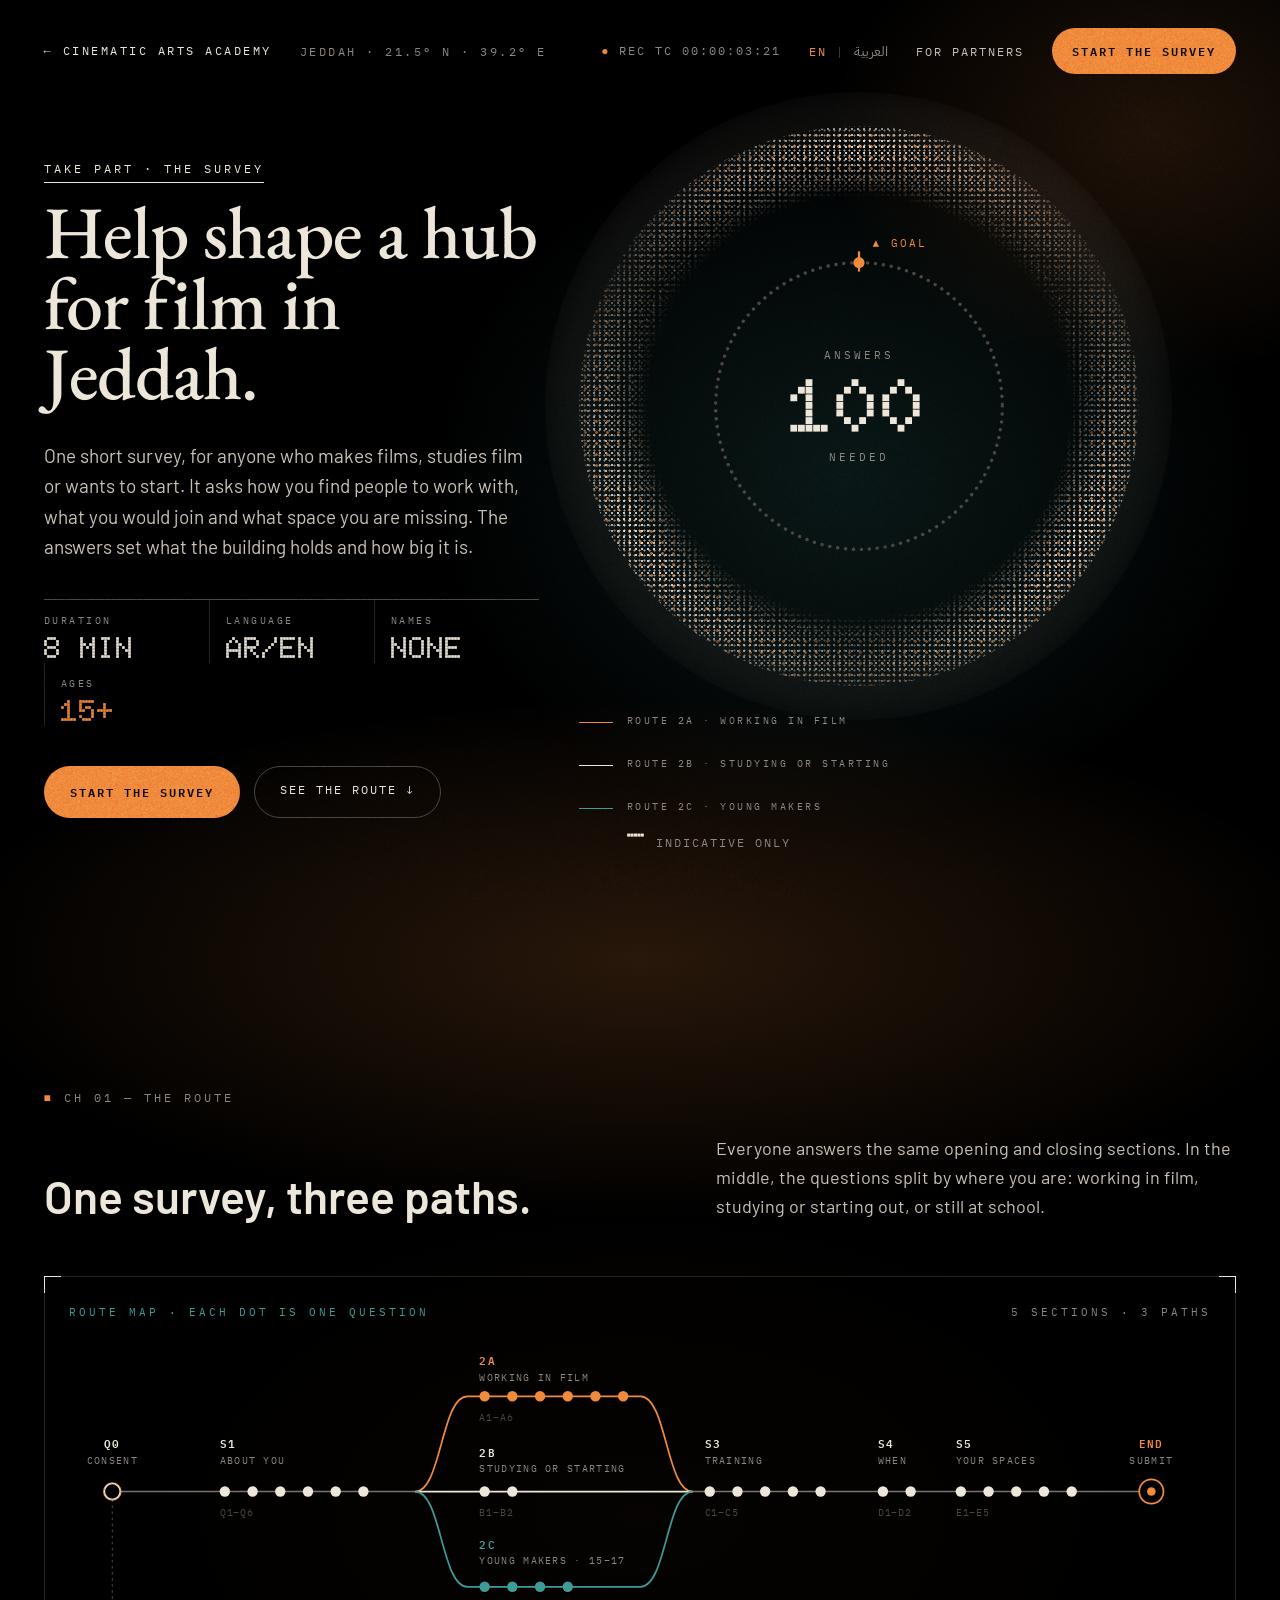
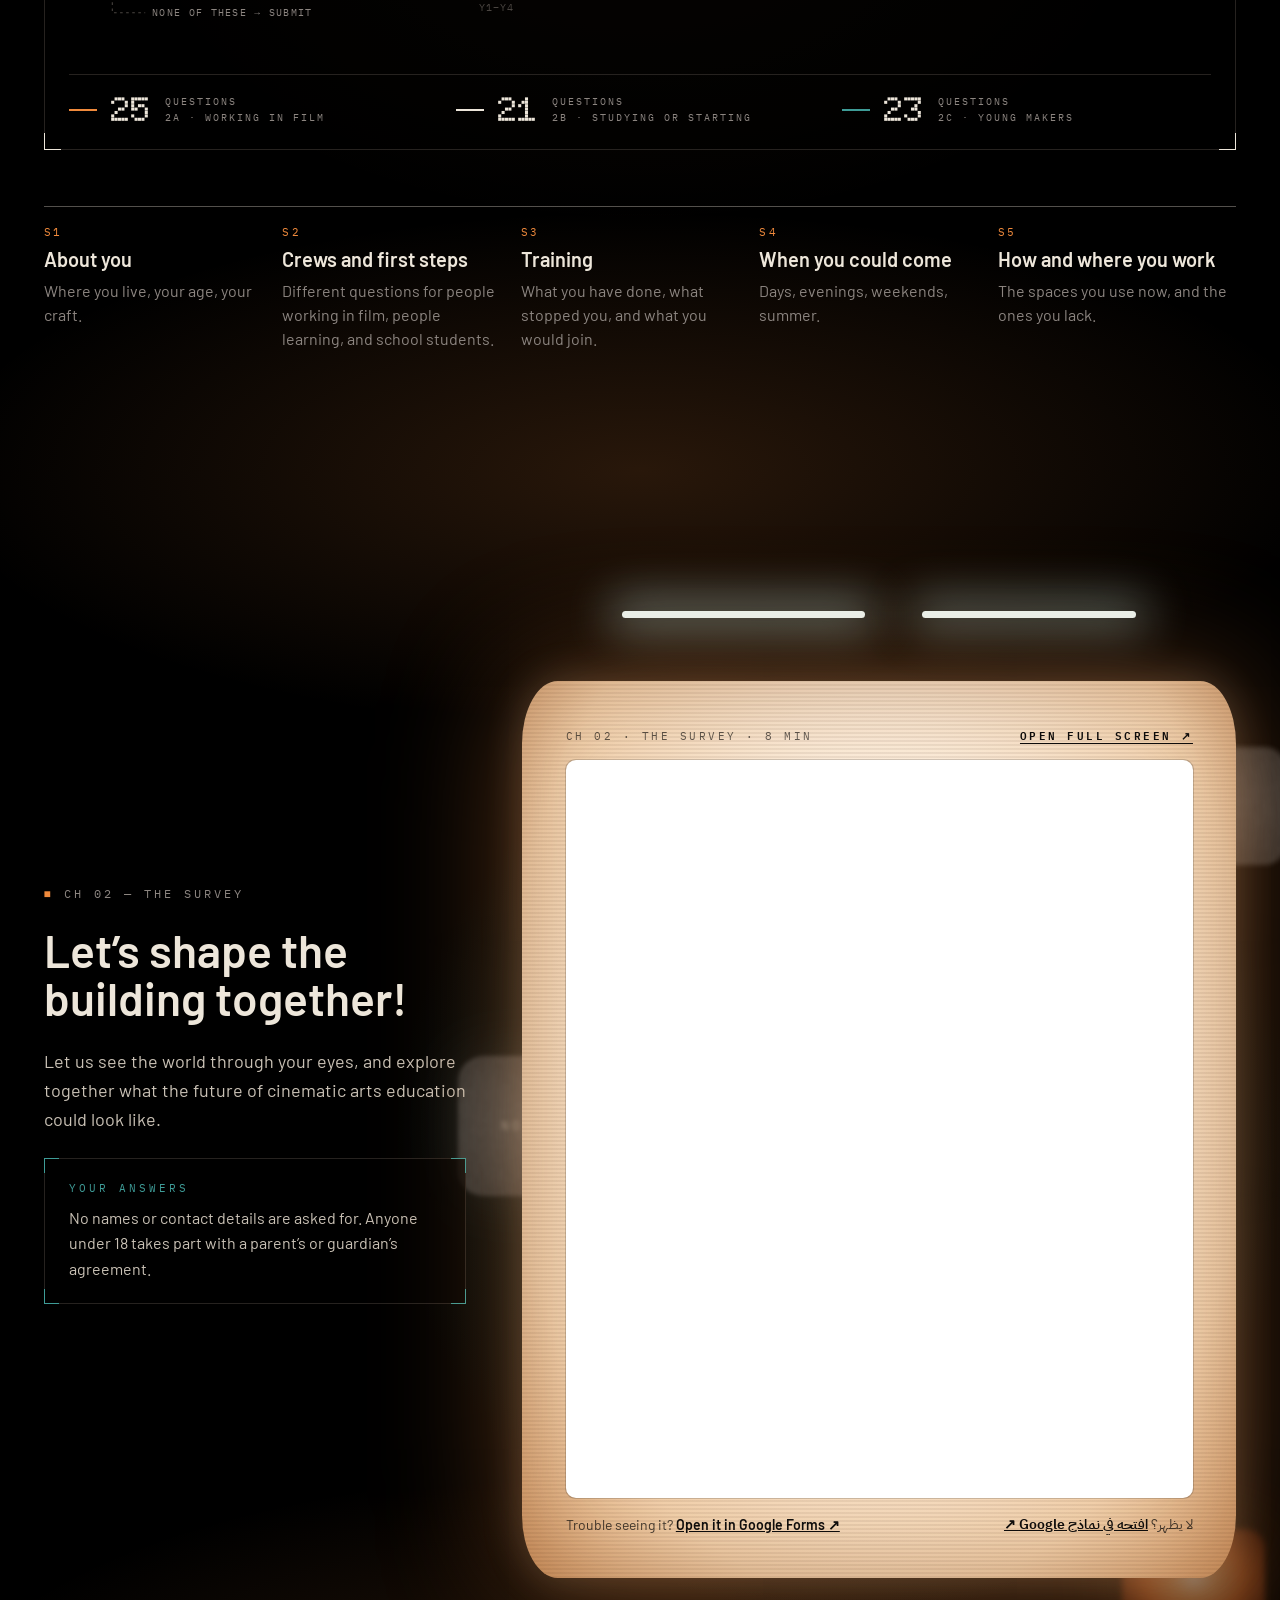
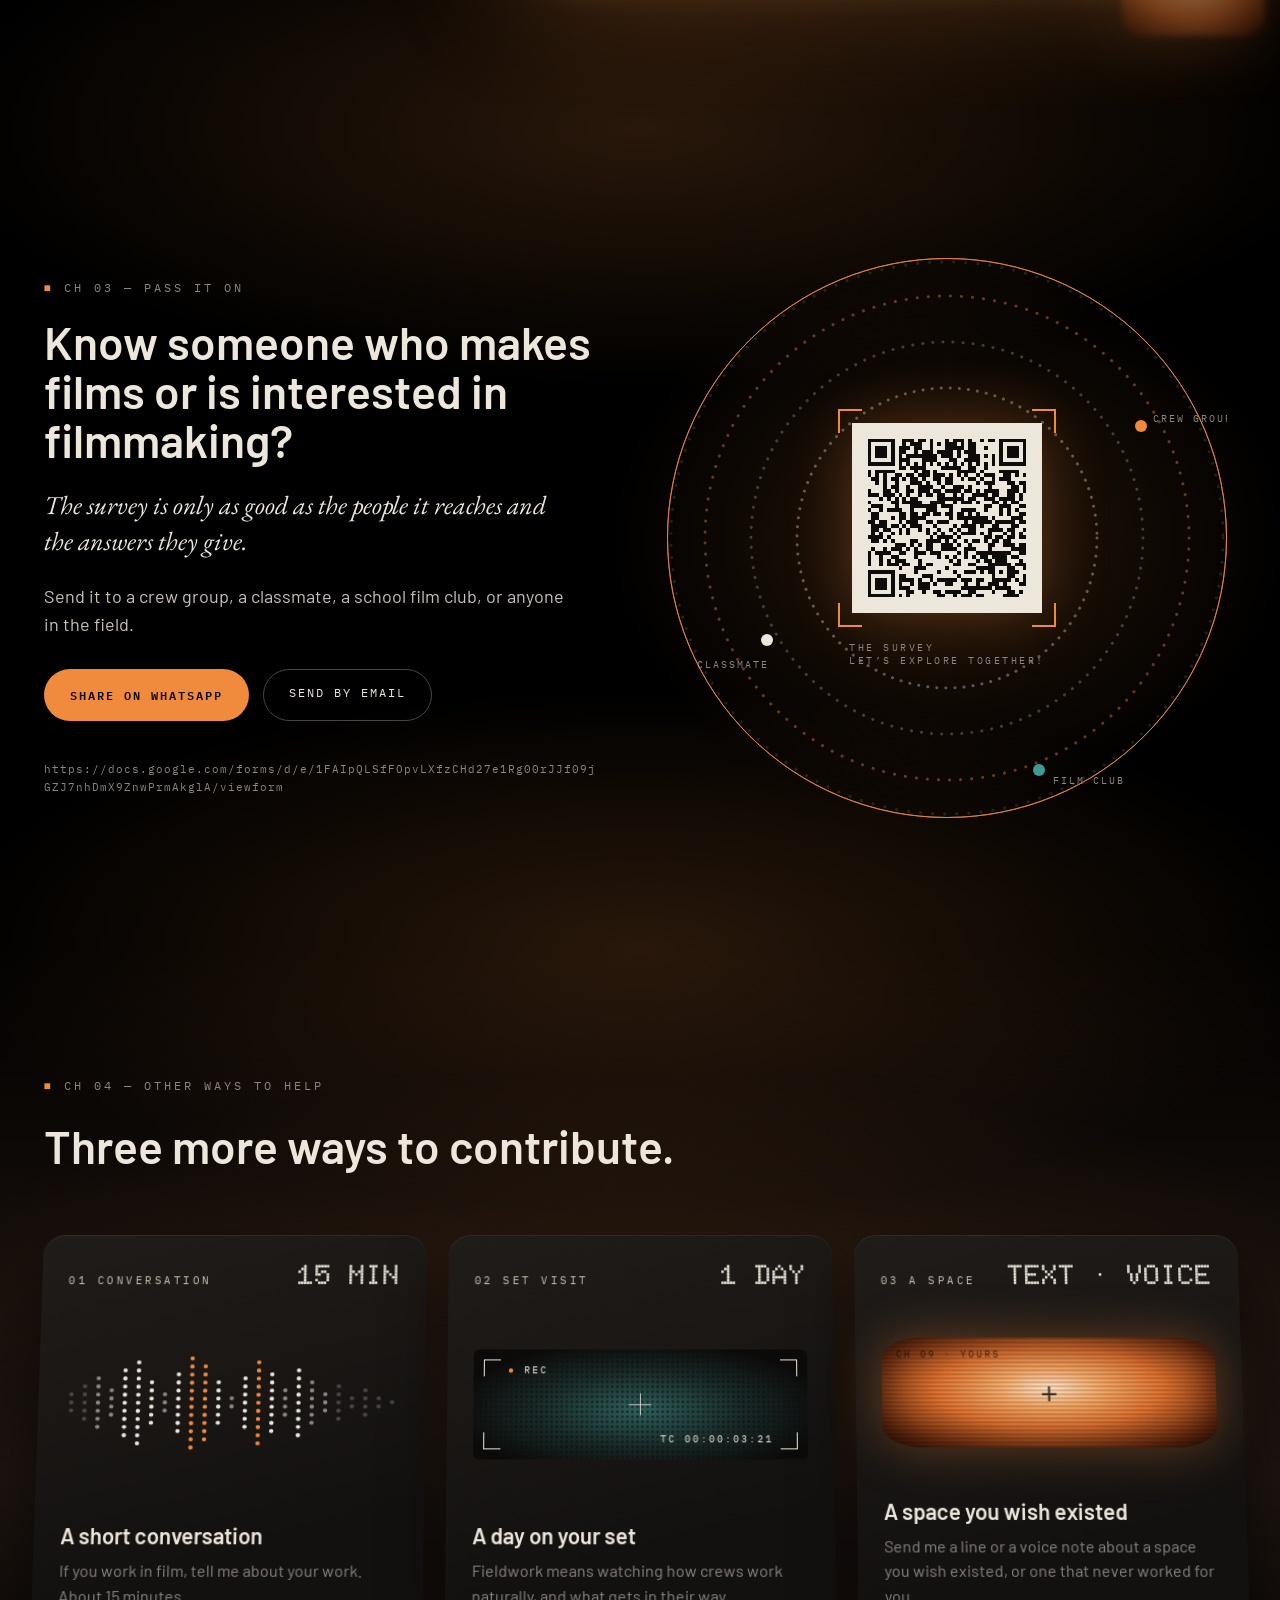
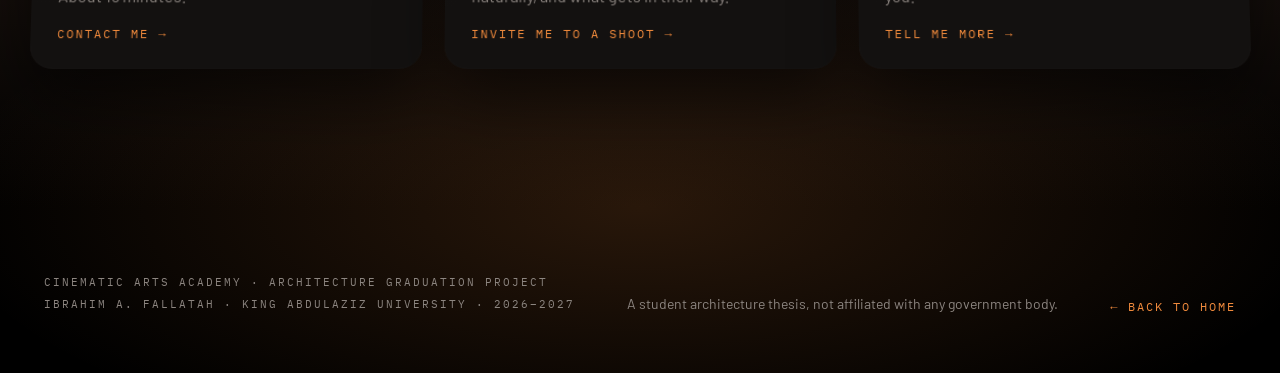
<file: academy/survey/index.html>
<!doctype html>
<html lang="en">
<head>
<meta charset="utf-8">
<meta name="viewport" content="width=device-width, initial-scale=1">
<meta http-equiv="Content-Security-Policy" content="default-src 'none'; script-src 'self'; style-src 'self' 'unsafe-inline'; img-src 'self'; font-src 'self'; frame-src https://docs.google.com; base-uri 'none'; form-action 'none'; object-src 'none'; manifest-src 'self'; upgrade-insecure-requests">
<meta name="referrer" content="strict-origin-when-cross-origin">
<title>Film in Jeddah: a short survey · Cinematic Arts Academy</title>
<meta name="description" content="Eight minutes, in Arabic or English, anonymous. Tell me how you work, learn and find your crew in Jeddah, and what a place for film should hold.">
<meta name="author" content="Ibrahim A. Fallatah">
<link rel="canonical" href="https://ibrarchitech.com/academy/survey/">
<link rel="alternate" hreflang="en" href="https://ibrarchitech.com/academy/">
<link rel="alternate" hreflang="ar" href="https://ibrarchitech.com/academy/ar/">
<meta property="og:type" content="website">
<meta property="og:site_name" content="Cinematic Arts Academy">
<meta property="og:title" content="Film in Jeddah: a short survey · Cinematic Arts Academy">
<meta property="og:description" content="Eight minutes, in Arabic or English, anonymous. Tell me how you work, learn and find your crew in Jeddah, and what a place for film should hold.">
<meta property="og:url" content="https://ibrarchitech.com/academy/survey/">
<meta property="og:image" content="https://ibrarchitech.com/academy/assets/share.jpg">
<meta property="og:image:width" content="1200">
<meta property="og:image:height" content="630">
<meta property="og:locale" content="en_US">
<meta name="twitter:card" content="summary_large_image">
<meta name="theme-color" content="#000000">
<link rel="icon" href="../assets/icon.svg" type="image/svg+xml">
<link rel="apple-touch-icon" href="../assets/icon-180.png">
<link rel="stylesheet" href="../assets/fonts/fonts.css">
<style>
body{margin:0;background:#000}
a{color:#F08A3C}a:hover{color:#EDE6DA}
@keyframes caa-spin{to{transform:rotate(360deg)}}
@keyframes caa-spinr{to{transform:rotate(-360deg)}}
@keyframes caa-pulse{0%{transform:scale(.5);opacity:.9}100%{transform:scale(2.6);opacity:0}}
@keyframes caa-ripple{0%{transform:scale(.35);opacity:.8}100%{transform:scale(1);opacity:0}}
@keyframes caa-flicker{0%,100%{opacity:1}91%{opacity:1}92%{opacity:.35}93%{opacity:1}95%{opacity:.6}96%{opacity:1}}
@keyframes caa-blink{50%{opacity:.15}}
@keyframes caa-breathe{0%,100%{opacity:.55}50%{opacity:1}}
.caa-spin{animation:caa-spin 120s linear infinite}
.caa-spinr{animation:caa-spinr 180s linear infinite}
.caa-pulse{animation:caa-pulse 2.6s ease-out infinite;transform-box:fill-box;transform-origin:center}
.caa-ripple{animation:caa-ripple 4.5s ease-out infinite}
.caa-flicker{animation:caa-flicker 6s linear infinite}
.caa-blink{animation:caa-blink 1.4s steps(2) infinite}
.caa-breathe{animation:caa-breathe 5s ease-in-out infinite}
.caa-tile{transition:transform .4s ease, box-shadow .4s ease}
.caa-tile:hover{transform:translateY(-8px);box-shadow:0 40px 70px rgba(0,0,0,.6), 0 0 0 1px rgba(240,138,60,.35)}
.caa-opt{transition:background .25s ease, border-color .25s ease}
.caa-opt:hover{background:rgba(255,255,255,.32);border-color:rgba(14,12,11,.5)}
@media (prefers-reduced-motion: reduce){.caa-spin,.caa-spinr,.caa-pulse,.caa-ripple,.caa-flicker,.caa-blink,.caa-breathe{animation:none}}

html{scroll-behavior:smooth;-webkit-text-size-adjust:100%;text-size-adjust:100%}
@media (prefers-reduced-motion: reduce){html{scroll-behavior:auto}}
img,svg,iframe{max-width:100%}
a:focus-visible,[tabindex]:focus-visible{outline:2px solid #F08A3C;outline-offset:3px}
html[dir=rtl] h1{padding-top:10px}
.caa-grain{position:fixed;inset:0;z-index:40;pointer-events:none;opacity:.22;mix-blend-mode:overlay;background:url(../assets/grain.png) 0 0/256px 256px}
.caa-form{height:min(1100px, 82vh)}
.caa-hint{display:none}
@media (max-width: 1099px){
  .caa-hint{display:block}
  .caa-scroller{-webkit-mask-image:linear-gradient(90deg,#000 82%,transparent);mask-image:linear-gradient(90deg,#000 82%,transparent);scroll-snap-type:x proximity}
  .caa-hint + .caa-scroller[style*="margin-top: 56px"]{margin-top:22px !important}
}
@keyframes caa-nudge{0%,60%,100%{transform:none}30%{transform:translateX(6px)}}
.caa-hint-arrow{display:inline-block;animation:caa-nudge 2.4s ease-in-out infinite}
@media (prefers-reduced-motion: reduce){.caa-hint-arrow{animation:none}}

/* ---------- phones ---------- */
@media (max-width: 760px){
  /* sections were spaced for a 1440 px screen: 260-300 px of black between them on a phone */
  section[style*="padding: 1"]{padding-top:88px !important;padding-bottom:88px !important}
  section[style*="padding: 2"]{padding-top:200px !important;padding-bottom:190px !important}
  section[style*="min-height: 9"]{min-height:0 !important}

  /* hero: the stack of film frames, smaller and closer to the text */
  .caa-stack{height:400px !important;margin:0 0 28px}
  .caa-stack > div:not(.caa-stage){top:104px !important;transform:scale(.6);transform-origin:0 0}
  html[dir=rtl] .caa-stack > div:not(.caa-stage){transform-origin:100% 0}
  .caa-stack > .caa-legend{left:0 !important;right:0 !important;bottom:0 !important;grid-template-columns:repeat(2,minmax(0,1fr)) !important;gap:7px 14px !important;letter-spacing:1.2px !important}
  .caa-stack > .caa-legend li{white-space:normal !important}

  /* why this project: quote first, then the monitor wall in full (it was dimmed behind the text) */
  .caa-why{min-height:0 !important;display:flex;flex-direction:column}
  .caa-why .caa-shade{display:none}
  .caa-why .caa-whytext{order:1;padding-top:88px !important;padding-bottom:8px !important;max-width:none !important}
  .caa-why .caa-wall{order:2;position:relative !important;inset:auto !important;left:auto !important;right:auto !important;height:660px;margin:0 clamp(20px,3.4vw,48px)}
  .caa-mon{top:48px !important;left:0 !important;right:0 !important;width:100% !important;transform:none !important}
  .caa-mongrid{grid-template-columns:repeat(3,minmax(0,1fr)) !important;gap:14px 12px !important}
  .caa-mongrid [style*="height: 26px"]{height:auto !important}
  .caa-mongrid p[style*="font-size: 9px"]{font-size:10px !important;letter-spacing:1px !important}
  .caa-mongrid p[style*="font-size: 19px"]{font-size:13px !important}
  .caa-mon > div:first-child{flex-wrap:wrap;font-size:10px !important;letter-spacing:1.5px !important}
  .caa-sil{left:50% !important;right:auto !important;transform:translateX(-50%);width:140px !important;height:162px !important}

  /* the building: three markers that fit the screen */
  .caa-bdiag{height:400px !important;flex-basis:100% !important}
  .caa-bdiag .caa-float > div:first-child{max-width:150px;box-sizing:border-box}
  .caa-fl1{left:0 !important;top:236px !important}
  .caa-fl2{left:calc(50% - 85px) !important;top:136px !important}
  .caa-fl3{left:auto !important;right:0 !important;top:36px !important}

  /* take part: one column instead of pieces placed for a wide screen */
  #take-part{min-height:0 !important;display:flex;flex-direction:column;align-items:center;gap:26px;padding:88px clamp(20px,3.4vw,48px) 120px}
  #take-part > *{position:relative !important;left:auto !important;right:auto !important;top:auto !important;bottom:auto !important;transform:none !important}
  #take-part > [aria-hidden="true"]{position:absolute !important;left:0 !important;right:0 !important;bottom:0 !important}
  #take-part .caa-tp-label{align-self:stretch}
  #take-part .caa-tp-quote{max-width:none !important;text-align:center !important;font-size:24px !important}
  #take-part .caa-tp-ring{width:min(340px,88vw) !important}
  #take-part .caa-tp-qr{margin-top:6px}
  #take-part .caa-tp-ring p[style*="margin: 4px 0 0"]{max-width:200px;line-height:1.7}

  /* the TV that holds the survey form: thinner frame, more room for the form */
  .caa-tv{padding:14px !important;border-radius:22px !important}
  .caa-form{height:80vh}

  /* partners: the goals table becomes one card per goal */
  .caa-goals{min-width:0 !important}
  .caa-goals thead{display:none}
  .caa-goals,.caa-goals tbody,.caa-goals tr,.caa-goals td{display:block;width:auto !important}
  .caa-goals tr{padding:16px 0}
  .caa-goals td{padding:3px 0 !important}
  .caa-goals td[data-label]::before{content:attr(data-label);display:block;margin:8px 0 2px;font:500 11px 'IBM Plex Mono',monospace;letter-spacing:2px;text-transform:uppercase;color:#8C8580}
  [lang="ar"] .caa-goals td[data-label]::before{font:500 13px 'IBM Plex Sans Arabic',Tahoma,sans-serif;letter-spacing:0}

  /* 9-10 px labels are too small to read on a phone */
  [style*="font-size: 9px"]:not(.caa-mongrid *),[style*="font-size: 10px"]:not(.caa-mon *),[style*="font-size: 10.5px"]{font-size:11px !important}

  /* a moving background repaints the whole circle every frame: heavy on a phone battery */
  .caa-drift{animation:none !important}
}
@media (max-width: 380px){.caa-stack > div:not(.caa-stage){transform:scale(.55) !important}}
@media (pointer: coarse){a:not([style*="padding"]){padding-block:8px}}

/* ---------- 3D scenes (three.js); the CSS drawings stay as the fallback */
.caa-stage{position:absolute;inset:0;touch-action:pan-y;-webkit-user-select:none;user-select:none}
.caa-stage canvas{position:absolute;inset:0;width:100%;height:100%;display:block}
html:not(.caa-no3d) .caa-stack > div:not(.caa-stage),html:not(.caa-no3d) .caa-globebox > :not(.caa-stage){visibility:hidden}
.caa-no3d .caa-stage{display:none}
.caa-off > :not(.caa-stage){visibility:visible !important}.caa-off > .caa-stage{display:none !important}
.caa-stack3d{bottom:70px;cursor:grab;outline:none}
@media (min-width: 981px){.caa-five{grid-template-columns:repeat(6,minmax(0,1fr)) !important}.caa-five > .caa-tile{grid-column:span 2}.caa-five > .caa-tile:nth-child(n+4){grid-column:span 3}}
@media (min-width: 641px) and (max-width: 980px){.caa-five{grid-template-columns:repeat(2,minmax(0,1fr)) !important}.caa-five > .caa-tile:last-child{grid-column:1 / -1}}
.caa-stack3d.is-dragging{cursor:grabbing}
.caa-stack3d:focus-visible{outline:2px solid #F08A3C;outline-offset:-2px}
.caa-enter.is-off{pointer-events:none}
.caa-craft-tag{position:absolute;left:0;top:0;z-index:3;pointer-events:none;opacity:0;transition:opacity .25s;white-space:nowrap;font-family:'Barlow Condensed',sans-serif;font-weight:600;font-size:20px;letter-spacing:1px;color:#EDE6DA;background:rgba(0,0,0,.72);padding:4px 10px 4px 8px;border-left:3px solid #F08A3C}
html[dir=rtl] .caa-craft-tag{font-family:'IBM Plex Sans Arabic',sans-serif;letter-spacing:0;border-left:0;border-right:3px solid #F08A3C}
.caa-cf-ctrl{position:absolute;left:50%;top:auto;bottom:auto;transform:translateX(-50%);z-index:3;display:flex;gap:16px}
.caa-cf-btn{width:44px;height:44px;border-radius:50%;border:1px solid rgba(237,230,218,.4);background:rgba(14,12,11,.7);color:#EDE6DA;display:grid;place-items:center;padding:0;cursor:pointer;transition:border-color .2s,color .2s}
.caa-cf-btn:hover{border-color:#F08A3C;color:#F08A3C}
.caa-cf-btn:focus-visible{outline:2px solid #F08A3C;outline-offset:3px}
.caa-sr{position:absolute;width:1px;height:1px;margin:0;overflow:hidden;clip-path:inset(50%);white-space:nowrap}
html.caa-3d .caa-legend li{cursor:pointer;transition:color .25s}
html.caa-3d .caa-legend li:hover,html.caa-3d .caa-legend li.is-on{color:#EDE6DA}
html.caa-3d .caa-legend li.is-on{text-decoration:underline;text-decoration-color:#F08A3C;text-decoration-thickness:2px;text-underline-offset:6px}
html.caa-3d .caa-legend li:focus-visible{outline:1px solid #F08A3C;outline-offset:3px}
@keyframes caa-swipe{0%,15%{transform:translateX(0)}50%,65%{transform:translateX(14px)}100%{transform:translateX(0)}}
.caa-swipe{animation:caa-swipe 2.4s ease-in-out infinite}
@media (prefers-reduced-motion: reduce){.caa-swipe{animation:none}}
.caa-enter{position:absolute;z-index:3;display:block;color:transparent;font-size:1px;overflow:hidden;border-radius:2px}
.caa-enter:focus-visible{outline:2px solid #F08A3C;outline-offset:4px}
.caa-globe3d{cursor:grab}
.caa-globe3d.is-dragging{cursor:grabbing}
.caa-pin,.caa-mk,.caa-area{position:absolute;left:0;top:0;z-index:2;pointer-events:none;transition:opacity .3s}
.caa-pin i{position:absolute;left:-9px;top:-9px;width:18px;height:18px;border-radius:50%;border:4px solid #F08A3C;box-sizing:border-box;background:#0E0C0B}
.caa-pin i::after{content:"";position:absolute;inset:-9px;border-radius:50%;border:2px solid #F08A3C;animation:caa-ping 2.2s ease-out infinite}
@keyframes caa-ping{from{transform:scale(.5);opacity:1}to{transform:scale(1.6);opacity:0}}
.caa-pin b,.caa-mk b{position:absolute;left:14px;top:-26px;font-family:'IBM Plex Mono',monospace;font-weight:500;font-size:11px;letter-spacing:2px;color:#EDE6DA;white-space:nowrap;background:rgba(0,0,0,.6);padding:2px 6px}
html[dir=rtl] .caa-pin b{font-family:'IBM Plex Sans Arabic',sans-serif;letter-spacing:0;font-size:13px}
.caa-mk i{position:absolute;left:-6px;top:-6px;width:12px;height:12px;border-radius:50%;box-sizing:border-box;border:3px solid #EDE6DA;background:#0E0C0B}
.caa-mk b{top:-9px;font-size:10px;letter-spacing:1.5px;padding:1px 5px}
.caa-mk-left b{left:auto;right:12px}
.caa-mk-closed i{border-color:#8C8580;border-style:dashed}
.caa-mk-closed b{color:#8C8580}
.caa-area{transform-origin:0 0}
.caa-area b,.caa-area small{position:absolute;left:0;top:0;transform:translate(-50%,-150%);white-space:nowrap;font-family:'IBM Plex Mono',monospace;font-weight:500;font-size:11px;letter-spacing:2.5px;color:#F08A3C}
.caa-area small{transform:translate(-50%,-10%);font-size:16px;letter-spacing:3px;color:#EDE6DA}
html[dir=rtl] .caa-area b,html[dir=rtl] .caa-area small{font-family:'IBM Plex Sans Arabic',sans-serif;letter-spacing:0}
@media (prefers-reduced-motion: reduce){.caa-pin i::after{animation:none}}
/* where the model exists */
.caa-exist{margin-top:110px;display:flex;flex-wrap:wrap;gap:40px 56px;align-items:center;text-align:start}
.caa-exist-text{flex:1 1 340px;min-width:0;display:flex;flex-direction:column;gap:18px}
.caa-exist-k{margin:0;font-family:'IBM Plex Mono',monospace;font-size:12px;letter-spacing:3px;color:#8C8580}
.caa-exist-k span{color:#F08A3C}
html[dir=rtl] .caa-exist-k{font-family:inherit;letter-spacing:0;font-size:14px}
.caa-exist-h{margin:0;font-size:clamp(28px,2.8vw,42px);font-weight:600;line-height:1.12;text-wrap:balance}
html[dir=rtl] .caa-exist-h{line-height:1.5}
.caa-exist-d{margin:0;font-size:16px;line-height:1.6;color:#C9C1B5;max-width:520px}
.caa-exist-list{list-style:none;margin:6px 0 0;padding:0;display:grid;grid-template-columns:repeat(2,minmax(0,1fr));gap:12px 24px}
.caa-ex{display:grid;grid-template-columns:12px 1fr;column-gap:10px;align-items:baseline}
.caa-ex i{width:9px;height:9px;border-radius:50%;border:2px solid #EDE6DA;box-sizing:border-box;transform:translateY(1px)}
.caa-ex b{font-size:15px;font-weight:600}
.caa-ex span{grid-column:2;font-family:'IBM Plex Mono',monospace;font-size:11px;letter-spacing:1px;color:#8C8580}
html[dir=rtl] .caa-ex span{font-family:inherit;letter-spacing:0;font-size:13px}
.caa-ex-closed i{border-color:#8C8580;border-style:dashed}
.caa-ex-closed b{color:#8C8580}
.caa-ex-gap{grid-column:1 / -1;margin-top:6px;padding-top:12px;border-top:1px solid #26221F}
.caa-ex-gap i{border:0;background:#B4581F;width:10px;height:10px}
.caa-ex-gap b{color:#F08A3C}
.caa-exist-src{margin:0;font-family:'IBM Plex Mono',monospace;font-size:11px;letter-spacing:1.5px;color:#8C8580}
html[dir=rtl] .caa-exist-src{font-family:inherit;letter-spacing:0;font-size:13px}
.caa-exist-globe{flex:1.2 1 460px;min-width:0;display:flex;flex-direction:column;align-items:center;gap:12px}
.caa-exist-box{position:relative;width:min(100%,560px);aspect-ratio:1/1;background:radial-gradient(circle at 50% 50%,rgba(180,88,31,.12),transparent 62%)}
.caa-exist-hint{margin:0;font-family:'IBM Plex Mono',monospace;font-size:11px;letter-spacing:2.5px;color:#8C8580}
html[dir=rtl] .caa-exist-hint{font-family:inherit;letter-spacing:0;font-size:13px}
.caa-no3d .caa-exist-globe{display:none}
/* the building diagram */
.caa-btag{position:absolute;left:0;top:0;z-index:2;pointer-events:none;opacity:0;display:flex;align-items:center;gap:10px;background:rgba(14,12,11,.85);border:1px solid currentColor;padding:8px 12px;white-space:nowrap}
.caa-btag i{width:8px;height:8px;border-radius:50%;background:currentColor}
.caa-btag span{font-family:'IBM Plex Mono',monospace;font-size:11px;letter-spacing:2px;color:#EDE6DA}
.caa-btag em{font-style:normal}
.caa-bcap{position:absolute;right:0;bottom:0;margin:0;font-family:'IBM Plex Mono',monospace;font-size:11px;letter-spacing:2.5px;color:#8C8580}
/* goals panel */
.caa-goals-list{display:flex;flex-direction:column}
.caa-goal{display:grid;grid-template-columns:minmax(0,1fr) minmax(0,1.15fr);gap:6px 24px;align-items:center;border-top:1px solid #26221F;padding:14px 0}
.caa-goal:last-child{border-bottom:1px solid #26221F}
.caa-goal-a{display:flex;flex-direction:column;gap:4px}
.caa-goal-v{margin:0;font-family:'Doto',monospace;font-weight:900;font-size:30px;line-height:1}
html[dir=rtl] .caa-goal-v{text-align:right}
html[dir=rtl] .caa-goal-v:not([dir]){font-family:'IBM Plex Sans Arabic',sans-serif;font-weight:700;font-size:24px}
.caa-goal-l{margin:0;font-family:'IBM Plex Mono',monospace;font-size:11px;letter-spacing:1.5px;color:#C9C1B5;text-transform:uppercase}
.caa-goal-l span{display:block;color:#8C8580;text-transform:none;letter-spacing:1px}
html[dir=rtl] .caa-goal-l{font-family:inherit;letter-spacing:0;font-size:14px}
.caa-goal-b{margin:0;font-size:15px;line-height:1.45;color:#EDE6DA}
.caa-goal-b span{color:#F08A3C;font-family:'IBM Plex Mono',monospace}
.caa-goal-src{margin:16px 0 0;font-family:'IBM Plex Mono',monospace;font-size:11px;letter-spacing:1.2px;line-height:1.6;color:#8C8580}
html[dir=rtl] .caa-goal-src{font-family:inherit;letter-spacing:0;font-size:12.5px}
@media (max-width: 760px){
  .caa-stack3d{bottom:100px}
  .caa-stack{height:480px !important}
  .caa-exist{margin-top:80px}
  .caa-exist-list{grid-template-columns:minmax(0,1fr)}
  .caa-btag{padding:6px 9px}
  .caa-btag em{display:none}
  .caa-goal{grid-template-columns:minmax(0,1fr)}
  .caa-strip{padding:26px 16px !important}
  .caa-stages{grid-template-columns:minmax(0,1fr) !important}
  .caa-stages > div{aspect-ratio:auto !important;min-height:150px}
  .caa-now,.caa-now-label{display:none}
  #proposal{padding-top:250px !important;padding-bottom:190px !important}
}
</style>
</head>
<body>
<div style="position: relative; background: #000000; color: #EDE6DA; font-family: 'Barlow', Arial, sans-serif; min-height: 100vh; overflow: hidden">

<div aria-hidden="true" class="caa-grain"></div>
<svg aria-hidden="true" focusable="false" width="0" height="0" style="position: absolute; width: 0; height: 0; overflow: hidden">
<filter id="caa-grain-p"><feTurbulence type="fractalNoise" baseFrequency="0.9" numOctaves="2" stitchTiles="stitch"></feTurbulence><feColorMatrix type="saturate" values="0"></feColorMatrix></filter>
<filter id="caa-static-p"><feTurbulence type="fractalNoise" baseFrequency="1.5" numOctaves="1" stitchTiles="stitch"></feTurbulence><feColorMatrix type="saturate" values="0"></feColorMatrix></filter>
</svg>

<section id="top" style="position: relative; min-height: 960px; background: radial-gradient(ellipse 46% 52% at 66% 50%, rgba(62,156,151,0.15), transparent 70%), radial-gradient(ellipse 36% 36% at 90% 14%, rgba(240,138,60,0.13), transparent 70%), radial-gradient(ellipse 55% 260px at 50% 100%, rgba(240,138,60,0.17), transparent), #000000">

<header style="position: relative; z-index: 5; padding: 28px clamp(20px, 3.4vw, 48px); display: flex; flex-wrap: wrap; justify-content: space-between; align-items: center; gap: 16px">
<div style="display: flex; flex-wrap: wrap; align-items: center; gap: 10px 28px">
<a href="../" style="font-family: 'IBM Plex Mono', ui-monospace, monospace; font-size: 12px; letter-spacing: 2.5px; color: #EDE6DA; text-decoration: none">← CINEMATIC ARTS ACADEMY</a>
<p style="margin: 0; font-family: 'IBM Plex Mono', ui-monospace, monospace; font-size: 12px; letter-spacing: 2.5px; color: #8C8580">JEDDAH · 21.5° N · 39.2° E</p>
</div>
<div style="display: flex; flex-wrap: wrap; align-items: center; gap: 12px 28px">
<p style="margin: 0; font-family: 'IBM Plex Mono', ui-monospace, monospace; font-size: 12px; letter-spacing: 2px; color: #8C8580"><span class="caa-blink" style="color: #F08A3C">●</span> REC  TC <span class="caa-tc">00:00:00:00</span></p>
<p style="margin: 0; font-family: 'IBM Plex Mono', ui-monospace, monospace; font-size: 12px; letter-spacing: 2px"><span style="color: #F08A3C">EN</span>  <span style="color: #4A4541">|</span>  <a href="../ar/" lang="ar" style="color: #8C8580; text-decoration: none; font-family: 'IBM Plex Sans Arabic', sans-serif; letter-spacing: 0; font-size: 14px">العربية</a></p>
<a href="../partners/" style="font-family: 'IBM Plex Mono', ui-monospace, monospace; font-size: 12px; letter-spacing: 2px; color: #C9C1B5; text-decoration: none">FOR PARTNERS</a>
<a href="#survey" style="font-family: 'IBM Plex Mono', ui-monospace, monospace; font-size: 12px; letter-spacing: 2px; color: #0E0C0B; background: #F08A3C; text-decoration: none; padding: 13px 20px; border-radius: 999px; font-weight: 600">START THE SURVEY</a>
</div>
</header>

<div style="position: relative; z-index: 3; padding: 24px clamp(20px, 3.4vw, 48px) 80px; display: flex; flex-wrap: wrap; gap: 40px; align-items: center">

<div style="flex: 1 1 420px; min-width: 0; display: flex; flex-direction: column">
<p style="margin: 0 0 14px; font-family: 'IBM Plex Mono', ui-monospace, monospace; font-size: 12px; letter-spacing: 3px; color: #EDE6DA; border-bottom: 1px solid #EDE6DA; align-self: flex-start; padding-bottom: 6px">TAKE PART · THE SURVEY</p>
<h1 style="margin: 0; font-family: 'EB Garamond', Georgia, serif; font-weight: 500; font-size: clamp(54px, 5.8vw, 92px); line-height: 0.95; letter-spacing: -1px">Help shape a hub for film in Jeddah.</h1>
<p style="margin: 32px 0 0; font-size: 19px; line-height: 1.6; color: #C9C1B5; max-width: 560px">One short survey, for anyone who makes films, studies film or wants to start. It asks how you find people to work with, what you would join and what space you are missing. The answers set what the building holds and how big it is.</p>
<div style="margin-top: 36px; display: grid; grid-template-columns: repeat(auto-fit, minmax(130px, 1fr)); max-width: 600px; border-top: 1px solid rgba(237,230,218,0.3)">
<div style="padding: 14px 16px 0 0; display: flex; flex-direction: column; gap: 6px"><p style="margin: 0; font-family: 'IBM Plex Mono', monospace; font-size: 10px; letter-spacing: 2.5px; color: #8C8580">DURATION</p><p style="margin: 0; font-family: 'Doto', monospace; font-weight: 900; font-size: 30px; line-height: 1">8 MIN</p></div>
<div style="padding: 14px 16px 0; border-left: 1px solid rgba(237,230,218,0.15); display: flex; flex-direction: column; gap: 6px"><p style="margin: 0; font-family: 'IBM Plex Mono', monospace; font-size: 10px; letter-spacing: 2.5px; color: #8C8580">LANGUAGE</p><p style="margin: 0; font-family: 'Doto', monospace; font-weight: 900; font-size: 30px; line-height: 1">AR/EN</p></div>
<div style="padding: 14px 16px 0; border-left: 1px solid rgba(237,230,218,0.15); display: flex; flex-direction: column; gap: 6px"><p style="margin: 0; font-family: 'IBM Plex Mono', monospace; font-size: 10px; letter-spacing: 2.5px; color: #8C8580">NAMES</p><p style="margin: 0; font-family: 'Doto', monospace; font-weight: 900; font-size: 30px; line-height: 1">NONE</p></div>
<div style="padding: 14px 0 0 16px; border-left: 1px solid rgba(237,230,218,0.15); display: flex; flex-direction: column; gap: 6px"><p style="margin: 0; font-family: 'IBM Plex Mono', monospace; font-size: 10px; letter-spacing: 2.5px; color: #8C8580">AGES</p><p style="margin: 0; font-family: 'Doto', monospace; font-weight: 900; font-size: 30px; line-height: 1; color: #F08A3C">15+</p></div>
</div>
<div style="margin-top: 40px; display: flex; flex-wrap: wrap; gap: 14px">
<a href="https://docs.google.com/forms/d/e/1FAIpQLSfFOpvLXfzCHd27e1Rg00rJJf09jGZJ7nhDmX9ZnwPrmAkglA/viewform" target="_blank" rel="noopener" style="font-family: 'IBM Plex Mono', monospace; font-size: 12px; letter-spacing: 2px; font-weight: 600; color: #0E0C0B; background: #F08A3C; text-decoration: none; padding: 16px 26px; border-radius: 999px">START THE SURVEY</a>
<a href="#route" style="font-family: 'IBM Plex Mono', monospace; font-size: 12px; letter-spacing: 2px; color: #EDE6DA; text-decoration: none; padding: 15px 25px; border-radius: 999px; border: 1px solid #4A4541">SEE THE ROUTE ↓</a>
</div>
</div>

<div style="flex: 1.3 1 560px; min-width: 0; display: flex; flex-wrap: wrap; align-items: center; gap: 28px">
<div role="img" aria-label="A ring of particles. In the middle, the count of answers so far, out of the 100 the study needs" style="position: relative; flex: 0 1 560px; aspect-ratio: 1 / 1; min-width: 0">
<div class="caa-spin" style="position: absolute; inset: -6%; border-radius: 50%; filter: blur(16px); opacity: 0.4; background: radial-gradient(rgba(237,230,218,0.9) 1.4px, transparent 2px) 0 0 / 8px 8px; -webkit-mask-image: radial-gradient(circle, transparent 0 50%, #000 62%, #000 70%, transparent 82%); mask-image: radial-gradient(circle, transparent 0 50%, #000 62%, #000 70%, transparent 82%)"></div>
<div class="caa-spin" style="position: absolute; inset: 0; border-radius: 50%; background: radial-gradient(rgba(237,230,218,0.95) 1px, transparent 1.5px) 0 0 / 6px 6px, radial-gradient(rgba(237,230,218,0.7) 0.8px, transparent 1.3px) 3px 2px / 5px 5px, radial-gradient(rgba(240,138,60,0.85) 1.1px, transparent 1.6px) 1px 4px / 11px 11px; -webkit-mask-image: radial-gradient(circle, transparent 0 53%, rgba(0,0,0,0.5) 58%, #000 63%, #000 67%, rgba(0,0,0,0.5) 72%, transparent 79%), conic-gradient(#000, rgba(0,0,0,0.25), #000, rgba(0,0,0,0.5), #000, rgba(0,0,0,0.3), #000); -webkit-mask-composite: source-in; mask-image: radial-gradient(circle, transparent 0 53%, rgba(0,0,0,0.5) 58%, #000 63%, #000 67%, rgba(0,0,0,0.5) 72%, transparent 79%), conic-gradient(#000, rgba(0,0,0,0.25), #000, rgba(0,0,0,0.5), #000, rgba(0,0,0,0.3), #000); mask-composite: intersect"></div>
<div class="caa-spinr" style="position: absolute; inset: 9%; border-radius: 50%; opacity: 0.5; background: radial-gradient(rgba(237,230,218,0.8) 0.8px, transparent 1.3px) 0 0 / 7px 7px; -webkit-mask-image: radial-gradient(circle, transparent 0 66%, #000 72%, transparent 80%); mask-image: radial-gradient(circle, transparent 0 66%, #000 72%, transparent 80%)"></div>
<svg viewBox="0 0 500 500" aria-hidden="true" style="position: absolute; inset: 0; width: 100%; height: 100%">
<circle cx="250" cy="250" r="128" fill="none" stroke="#4A4541" stroke-width="3" stroke-linecap="round" stroke-dasharray="0.1 7"></circle>
<line x1="250" y1="112" x2="250" y2="130" stroke="#F08A3C" stroke-width="2"></line>
<circle cx="250" cy="122" r="5" fill="#F08A3C"></circle>
<text x="262" y="108" font-family="IBM Plex Mono, monospace" font-size="10" letter-spacing="2" fill="#F08A3C">▲ GOAL</text>
</svg>
<div style="position: absolute; inset: 0; display: flex; flex-direction: column; align-items: center; justify-content: center; gap: 6px; text-align: center">
<p style="margin: 0; font-family: 'IBM Plex Mono', monospace; font-size: 11px; letter-spacing: 3px; color: #8C8580">ANSWERS</p>
<p style="margin: 0; font-family: 'Doto', monospace; font-weight: 900; font-size: 76px; line-height: 1">100</p>
<p style="margin: 0; font-family: 'IBM Plex Mono', monospace; font-size: 11px; letter-spacing: 3px; color: #8C8580">NEEDED</p>
</div>
</div>
<div style="flex: 1 1 200px; min-width: 0; display: flex; flex-direction: column; gap: 30px">
<div style="display: flex; gap: 14px; align-items: flex-start"><span aria-hidden="true" style="flex: 0 0 34px; height: 1px; margin-top: 8px; background: #F08A3C"></span><div style="display: flex; flex-direction: column; gap: 6px"><p style="margin: 0; font-family: 'IBM Plex Mono', monospace; font-size: 10px; letter-spacing: 2.5px; color: #8C8580">ROUTE 2A · WORKING IN FILM</p></div></div>
<div style="display: flex; gap: 14px; align-items: flex-start"><span aria-hidden="true" style="flex: 0 0 34px; height: 1px; margin-top: 8px; background: #EDE6DA"></span><div style="display: flex; flex-direction: column; gap: 6px"><p style="margin: 0; font-family: 'IBM Plex Mono', monospace; font-size: 10px; letter-spacing: 2.5px; color: #8C8580">ROUTE 2B · STUDYING OR STARTING</p></div></div>
<div style="display: flex; gap: 14px; align-items: flex-start"><span aria-hidden="true" style="flex: 0 0 34px; height: 1px; margin-top: 8px; background: #3E9C97"></span><div style="display: flex; flex-direction: column; gap: 6px"><p style="margin: 0; font-family: 'IBM Plex Mono', monospace; font-size: 10px; letter-spacing: 2.5px; color: #8C8580">ROUTE 2C · YOUNG MAKERS</p><p style="margin: 0; font-family: 'Doto', monospace; font-weight: 900; font-size: 34px; line-height: 1">—<span style="font-family: 'IBM Plex Mono', monospace; font-weight: 400; font-size: 12px; letter-spacing: 2px; color: #8C8580"> INDICATIVE ONLY</span></p></div></div>
</div>
</div>
</div>
</section>

<section id="route" style="position: relative; padding: 130px clamp(20px, 3.4vw, 48px) 120px; background: radial-gradient(ellipse 55% 260px at 50% 0%, rgba(240,138,60,0.17), transparent), radial-gradient(ellipse 55% 260px at 50% 100%, rgba(240,138,60,0.17), transparent), radial-gradient(ellipse 60% 40% at 50% 50%, rgba(240,138,60,0.06), transparent 70%), #000000">
<p style="margin: 0 0 28px; font-family: 'IBM Plex Mono', ui-monospace, monospace; font-size: 12px; letter-spacing: 3px; color: #8C8580"><span style="color: #F08A3C">■</span>  CH 01  —  THE ROUTE</p>
<div style="display: flex; flex-wrap: wrap; gap: 24px 56px; align-items: flex-end; justify-content: space-between">
<h2 style="margin: 0; font-size: clamp(34px, 3.6vw, 54px); font-weight: 600; line-height: 1.06; max-width: 700px">One survey, three paths.</h2>
<p style="margin: 0; font-size: 18px; line-height: 1.6; color: #C9C1B5; max-width: 520px">Everyone answers the same opening and closing sections. In the middle, the questions split by where you are: working in film, studying or starting out, or still at school.</p>
</div>

<div style="margin-top: 56px; position: relative; border: 1px solid #26221F; background: rgba(0,0,0,0.6); padding: 28px 24px 22px">
<span aria-hidden="true" style="position: absolute; left: -1px; top: -1px; width: 16px; height: 16px; border-left: 1px solid #EDE6DA; border-top: 1px solid #EDE6DA"></span>
<span aria-hidden="true" style="position: absolute; right: -1px; top: -1px; width: 16px; height: 16px; border-right: 1px solid #EDE6DA; border-top: 1px solid #EDE6DA"></span>
<span aria-hidden="true" style="position: absolute; left: -1px; bottom: -1px; width: 16px; height: 16px; border-left: 1px solid #EDE6DA; border-bottom: 1px solid #EDE6DA"></span>
<span aria-hidden="true" style="position: absolute; right: -1px; bottom: -1px; width: 16px; height: 16px; border-right: 1px solid #EDE6DA; border-bottom: 1px solid #EDE6DA"></span>
<div style="display: flex; flex-wrap: wrap; justify-content: space-between; gap: 8px; margin-bottom: 8px">
<p style="margin: 0; font-family: 'IBM Plex Mono', monospace; font-size: 11px; letter-spacing: 3px; color: #3E9C97">ROUTE MAP · EACH DOT IS ONE QUESTION</p>
<p style="margin: 0; font-family: 'IBM Plex Mono', monospace; font-size: 11px; letter-spacing: 3px; color: #8C8580">5 SECTIONS · 3 PATHS</p>
</div>
<p class="caa-hint" aria-hidden="true" style="margin: 4px 0 10px; font-family: 'IBM Plex Mono', monospace; font-size: 11px; letter-spacing: 2.5px; color: #8C8580">SWIPE TO FOLLOW THE ROUTE <span class="caa-hint-arrow" style="color: #F08A3C">⟶</span></p>
<div class="caa-scroller" role="region" aria-label="Route map" tabindex="0" style="overflow-x: auto">
<svg viewBox="0 0 1320 380" role="img" aria-label="Route map. Everyone starts at Q0, consent, then section 1, about you, six questions. The survey splits into three paths: 2A working in film, six questions; 2B studying or starting, two questions; 2C young makers aged 15 to 17, four questions. The paths join for section 3, training, five questions; section 4, when, two questions; and section 5, your spaces, five questions; then submit." style="display: block; width: 100%; min-width: 960px; height: auto">
<g font-family="IBM Plex Mono, monospace">
<path d="M59 190 H400" fill="none" stroke="rgba(237,230,218,0.5)" stroke-width="1.5"></path>
<path d="M720 190 H1236" fill="none" stroke="rgba(237,230,218,0.5)" stroke-width="1.5"></path>
<path d="M400 190 C 430 190, 430 80, 460 80 H 660 C 690 80, 690 190, 720 190" fill="none" stroke="#F08A3C" stroke-width="2"></path>
<path d="M400 190 H720" fill="none" stroke="#EDE6DA" stroke-width="2"></path>
<path d="M400 190 C 430 190, 430 300, 460 300 H 660 C 690 300, 690 190, 720 190" fill="none" stroke="#3E9C97" stroke-width="2"></path>
<path d="M50 199 V330 H88" fill="none" stroke="#4A4541" stroke-width="1.2" stroke-dasharray="3 4"></path>
<text x="96" y="334" font-size="11" letter-spacing="1.5" fill="#8C8580">NONE OF THESE → SUBMIT</text>
<circle class="caa-pulse" cx="50" cy="190" r="10" fill="none" stroke="#F08A3C" stroke-width="1.5"></circle>
<circle cx="50" cy="190" r="9" fill="#000000" stroke="#EDE6DA" stroke-width="1.5"></circle>
<text x="50" y="140" text-anchor="middle" font-size="13" font-weight="600" letter-spacing="1.5" fill="#EDE6DA">Q0</text>
<text x="50" y="158" text-anchor="middle" font-size="11" letter-spacing="1.5" fill="#8C8580">CONSENT</text>
<text x="174" y="140" font-size="13" font-weight="600" letter-spacing="1.5" fill="#EDE6DA">S1</text>
<text x="174" y="158" font-size="11" letter-spacing="1.5" fill="#8C8580">ABOUT YOU</text>
<circle cx="180" cy="190" r="6" fill="#EDE6DA"></circle><circle cx="212" cy="190" r="6" fill="#EDE6DA"></circle><circle cx="244" cy="190" r="6" fill="#EDE6DA"></circle><circle cx="276" cy="190" r="6" fill="#EDE6DA"></circle><circle cx="308" cy="190" r="6" fill="#EDE6DA"></circle><circle cx="340" cy="190" r="6" fill="#EDE6DA"></circle>
<text x="174" y="218" font-size="11" letter-spacing="1" fill="#4A4541">Q1–Q6</text>
<text x="474" y="44" font-size="13" font-weight="600" letter-spacing="1.5" fill="#F08A3C">2A</text>
<text x="474" y="62" font-size="11" letter-spacing="1.5" fill="#8C8580">WORKING IN FILM</text>
<circle cx="480" cy="80" r="6" fill="#F08A3C"></circle><circle cx="512" cy="80" r="6" fill="#F08A3C"></circle><circle cx="544" cy="80" r="6" fill="#F08A3C"></circle><circle cx="576" cy="80" r="6" fill="#F08A3C"></circle><circle cx="608" cy="80" r="6" fill="#F08A3C"></circle><circle cx="640" cy="80" r="6" fill="#F08A3C"></circle>
<text x="474" y="108" font-size="11" letter-spacing="1" fill="#4A4541">A1–A6</text>
<text x="474" y="150" font-size="13" font-weight="600" letter-spacing="1.5" fill="#EDE6DA">2B</text>
<text x="474" y="168" font-size="11" letter-spacing="1.5" fill="#8C8580">STUDYING OR STARTING</text>
<circle cx="480" cy="190" r="6" fill="#EDE6DA"></circle><circle cx="512" cy="190" r="6" fill="#EDE6DA"></circle>
<text x="474" y="218" font-size="11" letter-spacing="1" fill="#4A4541">B1–B2</text>
<text x="474" y="256" font-size="13" font-weight="600" letter-spacing="1.5" fill="#3E9C97">2C</text>
<text x="474" y="274" font-size="11" letter-spacing="1.5" fill="#8C8580">YOUNG MAKERS · 15–17</text>
<circle cx="480" cy="300" r="6" fill="#3E9C97"></circle><circle cx="512" cy="300" r="6" fill="#3E9C97"></circle><circle cx="544" cy="300" r="6" fill="#3E9C97"></circle><circle cx="576" cy="300" r="6" fill="#3E9C97"></circle>
<text x="474" y="328" font-size="11" letter-spacing="1" fill="#4A4541">Y1–Y4</text>
<text x="734" y="140" font-size="13" font-weight="600" letter-spacing="1.5" fill="#EDE6DA">S3</text>
<text x="734" y="158" font-size="11" letter-spacing="1.5" fill="#8C8580">TRAINING</text>
<circle cx="740" cy="190" r="6" fill="#EDE6DA"></circle><circle cx="772" cy="190" r="6" fill="#EDE6DA"></circle><circle cx="804" cy="190" r="6" fill="#EDE6DA"></circle><circle cx="836" cy="190" r="6" fill="#EDE6DA"></circle><circle cx="868" cy="190" r="6" fill="#EDE6DA"></circle>
<text x="734" y="218" font-size="11" letter-spacing="1" fill="#4A4541">C1–C5</text>
<text x="934" y="140" font-size="13" font-weight="600" letter-spacing="1.5" fill="#EDE6DA">S4</text>
<text x="934" y="158" font-size="11" letter-spacing="1.5" fill="#8C8580">WHEN</text>
<circle cx="940" cy="190" r="6" fill="#EDE6DA"></circle><circle cx="972" cy="190" r="6" fill="#EDE6DA"></circle>
<text x="934" y="218" font-size="11" letter-spacing="1" fill="#4A4541">D1–D2</text>
<text x="1024" y="140" font-size="13" font-weight="600" letter-spacing="1.5" fill="#EDE6DA">S5</text>
<text x="1024" y="158" font-size="11" letter-spacing="1.5" fill="#8C8580">YOUR SPACES</text>
<circle cx="1030" cy="190" r="6" fill="#EDE6DA"></circle><circle cx="1062" cy="190" r="6" fill="#EDE6DA"></circle><circle cx="1094" cy="190" r="6" fill="#EDE6DA"></circle><circle cx="1126" cy="190" r="6" fill="#EDE6DA"></circle><circle cx="1158" cy="190" r="6" fill="#EDE6DA"></circle>
<text x="1024" y="218" font-size="11" letter-spacing="1" fill="#4A4541">E1–E5</text>
<circle cx="1250" cy="190" r="14" fill="none" stroke="#F08A3C" stroke-width="2"></circle>
<circle cx="1250" cy="190" r="5" fill="#F08A3C"></circle>
<text x="1250" y="140" text-anchor="middle" font-size="13" font-weight="600" letter-spacing="1.5" fill="#F08A3C">END</text>
<text x="1250" y="158" text-anchor="middle" font-size="11" letter-spacing="1.5" fill="#8C8580">SUBMIT</text>
</g>
</svg>
</div>
<div style="margin-top: 18px; padding-top: 18px; border-top: 1px solid #26221F; display: grid; grid-template-columns: repeat(auto-fit, minmax(220px, 1fr)); gap: 18px">
<div style="display: flex; align-items: center; gap: 14px"><span aria-hidden="true" style="width: 28px; height: 2px; background: #F08A3C"></span><p style="margin: 0; font-family: 'Doto', monospace; font-weight: 900; font-size: 34px; line-height: 1">25</p><p style="margin: 0; font-family: 'IBM Plex Mono', monospace; font-size: 10px; letter-spacing: 2px; line-height: 1.6; color: #8C8580">QUESTIONS<br>2A · WORKING IN FILM</p></div>
<div style="display: flex; align-items: center; gap: 14px"><span aria-hidden="true" style="width: 28px; height: 2px; background: #EDE6DA"></span><p style="margin: 0; font-family: 'Doto', monospace; font-weight: 900; font-size: 34px; line-height: 1">21</p><p style="margin: 0; font-family: 'IBM Plex Mono', monospace; font-size: 10px; letter-spacing: 2px; line-height: 1.6; color: #8C8580">QUESTIONS<br>2B · STUDYING OR STARTING</p></div>
<div style="display: flex; align-items: center; gap: 14px"><span aria-hidden="true" style="width: 28px; height: 2px; background: #3E9C97"></span><p style="margin: 0; font-family: 'Doto', monospace; font-weight: 900; font-size: 34px; line-height: 1">23</p><p style="margin: 0; font-family: 'IBM Plex Mono', monospace; font-size: 10px; letter-spacing: 2px; line-height: 1.6; color: #8C8580">QUESTIONS<br>2C · YOUNG MAKERS</p></div>
</div>
</div>

<div style="margin-top: 56px; display: grid; grid-template-columns: repeat(auto-fit, minmax(210px, 1fr)); gap: 0">
<div style="border-top: 1px solid rgba(237,230,218,0.35); padding: 18px 22px 0 0; display: flex; flex-direction: column; gap: 8px"><p style="margin: 0; font-family: 'IBM Plex Mono', monospace; font-size: 11px; letter-spacing: 2.5px; color: #F08A3C">S1</p><p style="margin: 0; font-size: 20px; font-weight: 600">About you</p><p style="margin: 0; font-size: 16px; line-height: 1.5; color: #8C8580">Where you live, your age, your craft.</p></div>
<div style="border-top: 1px solid rgba(237,230,218,0.35); padding: 18px 22px 0 0; display: flex; flex-direction: column; gap: 8px"><p style="margin: 0; font-family: 'IBM Plex Mono', monospace; font-size: 11px; letter-spacing: 2.5px; color: #F08A3C">S2</p><p style="margin: 0; font-size: 20px; font-weight: 600">Crews and first steps</p><p style="margin: 0; font-size: 16px; line-height: 1.5; color: #8C8580">Different questions for people working in film, people learning, and school students.</p></div>
<div style="border-top: 1px solid rgba(237,230,218,0.35); padding: 18px 22px 0 0; display: flex; flex-direction: column; gap: 8px"><p style="margin: 0; font-family: 'IBM Plex Mono', monospace; font-size: 11px; letter-spacing: 2.5px; color: #F08A3C">S3</p><p style="margin: 0; font-size: 20px; font-weight: 600">Training</p><p style="margin: 0; font-size: 16px; line-height: 1.5; color: #8C8580">What you have done, what stopped you, and what you would join.</p></div>
<div style="border-top: 1px solid rgba(237,230,218,0.35); padding: 18px 22px 0 0; display: flex; flex-direction: column; gap: 8px"><p style="margin: 0; font-family: 'IBM Plex Mono', monospace; font-size: 11px; letter-spacing: 2.5px; color: #F08A3C">S4</p><p style="margin: 0; font-size: 20px; font-weight: 600">When you could come</p><p style="margin: 0; font-size: 16px; line-height: 1.5; color: #8C8580">Days, evenings, weekends, summer.</p></div>
<div style="border-top: 1px solid rgba(237,230,218,0.35); padding: 18px 0 0; display: flex; flex-direction: column; gap: 8px"><p style="margin: 0; font-family: 'IBM Plex Mono', monospace; font-size: 11px; letter-spacing: 2.5px; color: #F08A3C">S5</p><p style="margin: 0; font-size: 20px; font-weight: 600">How and where you work</p><p style="margin: 0; font-size: 16px; line-height: 1.5; color: #8C8580">The spaces you use now, and the ones you lack.</p></div>
</div>
</section>

<section id="survey" style="position: relative; overflow: hidden; padding: 140px clamp(20px, 3.4vw, 48px) 150px; background: radial-gradient(ellipse 55% 260px at 50% 0%, rgba(240,138,60,0.17), transparent), radial-gradient(ellipse 55% 260px at 50% 100%, rgba(240,138,60,0.17), transparent), radial-gradient(ellipse 48% 50% at 66% 54%, rgba(62,156,151,0.30), rgba(62,156,151,0.07) 55%, transparent 75%), #000000">
<div style="display: flex; flex-wrap: wrap; gap: 56px; align-items: center">

<div style="flex: 1 1 360px; min-width: 0; display: flex; flex-direction: column; gap: 24px; position: relative; z-index: 2">
<p style="margin: 0; font-family: 'IBM Plex Mono', ui-monospace, monospace; font-size: 12px; letter-spacing: 3px; color: #8C8580"><span style="color: #F08A3C">■</span>  CH 02  —  THE SURVEY</p>
<h2 style="margin: 0; font-size: clamp(34px, 3.6vw, 54px); font-weight: 600; line-height: 1.06">Let’s shape the building together!</h2>
<p style="margin: 0; font-size: 18px; line-height: 1.6; color: #C9C1B5; max-width: 460px">Let us see the world through your eyes, and explore together what the future of cinematic arts education could look like.</p>
<div style="position: relative; border: 1px solid #26221F; background: rgba(0,0,0,0.7); padding: 22px 24px; display: flex; flex-direction: column; gap: 10px; max-width: 480px">
<span aria-hidden="true" style="position: absolute; left: -1px; top: -1px; width: 14px; height: 14px; border-left: 1px solid #3E9C97; border-top: 1px solid #3E9C97"></span>
<span aria-hidden="true" style="position: absolute; right: -1px; top: -1px; width: 14px; height: 14px; border-right: 1px solid #3E9C97; border-top: 1px solid #3E9C97"></span>
<span aria-hidden="true" style="position: absolute; left: -1px; bottom: -1px; width: 14px; height: 14px; border-left: 1px solid #3E9C97; border-bottom: 1px solid #3E9C97"></span>
<span aria-hidden="true" style="position: absolute; right: -1px; bottom: -1px; width: 14px; height: 14px; border-right: 1px solid #3E9C97; border-bottom: 1px solid #3E9C97"></span>
<p style="margin: 0; font-family: 'IBM Plex Mono', monospace; font-size: 11px; letter-spacing: 3px; color: #3E9C97">YOUR ANSWERS</p>
<p style="margin: 0; font-size: 16px; line-height: 1.6; color: #C9C1B5">No names or contact details are asked for. Anyone under 18 takes part with a parent’s or guardian’s agreement.</p>
</div>
</div>

<div style="flex: 1.5 1 620px; min-width: 0; position: relative; padding-top: 70px">
<div aria-hidden="true" class="caa-flicker" style="position: absolute; left: 14%; top: 0; width: 34%; height: 7px; border-radius: 6px; background: #EAF6F4; box-shadow: 0 0 46px 12px rgba(200,240,235,0.45)"></div>
<div aria-hidden="true" style="position: absolute; left: 56%; top: 0; width: 30%; height: 7px; border-radius: 6px; background: #EAF6F4; box-shadow: 0 0 46px 12px rgba(200,240,235,0.4)"></div>
<div aria-hidden="true" style="position: absolute; left: -9%; top: 46%; width: 26%; aspect-ratio: 4 / 3; border-radius: 14% / 18%; overflow: hidden; filter: blur(2px); opacity: 0.55; background: radial-gradient(ellipse at 50% 46%, #6b6b6b, #2a2a2a 80%); box-shadow: 0 0 60px rgba(200,220,220,0.18)"><svg style="position: absolute; inset: 0; width: 100%; height: 100%; mix-blend-mode: screen; opacity: 0.6"><rect width="100%" height="100%" filter="url(#caa-static-p)"></rect></svg><p style="margin: 0; position: absolute; inset: 0; display: flex; align-items: center; justify-content: center; font-family: 'IBM Plex Mono', monospace; font-size: 13px; letter-spacing: 3px; color: #EDE6DA">NO SIGNAL</p></div>
<div aria-hidden="true" style="position: absolute; right: -7%; top: 14%; width: 22%; aspect-ratio: 4 / 3; border-radius: 14% / 18%; overflow: hidden; filter: blur(2.5px); opacity: 0.5; background: radial-gradient(ellipse at 50% 46%, #6b6b6b, #2a2a2a 80%)"><svg style="position: absolute; inset: 0; width: 100%; height: 100%; mix-blend-mode: screen; opacity: 0.6"><rect width="100%" height="100%" filter="url(#caa-static-p)"></rect></svg></div>
<div aria-hidden="true" style="position: absolute; right: -4%; bottom: -6%; width: 20%; aspect-ratio: 4 / 3; border-radius: 14% / 18%; filter: blur(3px); opacity: 0.45; background: radial-gradient(ellipse at 50% 46%, #FFE0C2 0%, #F5A866 22%, #E07230 48%, #6a2a0e 82%, #2a1006 100%); box-shadow: 0 0 80px rgba(240,138,60,0.4)"></div>

<div class="caa-tv" style="position: relative; z-index: 2; margin: 0 auto; max-width: 720px; border-radius: 5% / 7%; overflow: hidden; background: radial-gradient(ellipse at 50% 42%, #FFF8EF 0%, #FBEBD8 42%, #F2D1AC 74%, #D49A66 100%); box-shadow: 0 0 140px rgba(240,138,60,0.42), 0 0 40px rgba(255,220,180,0.22), inset 0 0 90px rgba(120,60,20,0.32); color: #0E0C0B; padding: clamp(26px, 3.4vw, 48px)">
<div aria-hidden="true" style="position: absolute; inset: 0; pointer-events: none; background: repeating-linear-gradient(0deg, rgba(60,30,10,0.07) 0 2px, transparent 2px 4px)"></div>
<div style="position: relative; display: flex; flex-direction: column; gap: 16px">
<div style="display: flex; justify-content: space-between; flex-wrap: wrap; gap: 8px; align-items: baseline">
<p style="margin: 0; font-family: 'IBM Plex Mono', monospace; font-size: 11px; letter-spacing: 2.5px; color: rgba(14,12,11,0.65)">CH 02 · THE SURVEY · 8 MIN</p>
<a href="https://docs.google.com/forms/d/e/1FAIpQLSfFOpvLXfzCHd27e1Rg00rJJf09jGZJ7nhDmX9ZnwPrmAkglA/viewform" target="_blank" rel="noopener" style="font-family: 'IBM Plex Mono', monospace; font-size: 11px; letter-spacing: 2.5px; color: rgba(14,12,11,0.65); color: #0E0C0B; font-weight: 600; text-decoration: underline; text-underline-offset: 3px">OPEN FULL SCREEN ↗</a>
</div>
<iframe class="caa-form" src="https://docs.google.com/forms/d/e/1FAIpQLSfFOpvLXfzCHd27e1Rg00rJJf09jGZJ7nhDmX9ZnwPrmAkglA/viewform?embedded=true" title="Film in Jeddah: a short survey · الأفلام في جدة: استبيان قصير" loading="lazy" referrerpolicy="strict-origin-when-cross-origin" style="display: block; width: 100%; border: 0; border-radius: 10px; background: #FFFFFF; box-shadow: 0 0 0 1px rgba(14,12,11,0.18)">Loading the survey…</iframe>
<div style="display: flex; justify-content: space-between; flex-wrap: wrap; gap: 6px 16px; font-size: 14px; line-height: 1.5; color: rgba(14,12,11,0.75)">
<p style="margin: 0">Trouble seeing it? <a href="https://docs.google.com/forms/d/e/1FAIpQLSfFOpvLXfzCHd27e1Rg00rJJf09jGZJ7nhDmX9ZnwPrmAkglA/viewform" target="_blank" rel="noopener" style="color: #0E0C0B; font-weight: 600">Open it in Google Forms ↗</a></p>
<p lang="ar" dir="rtl" style="margin: 0; font-family: 'IBM Plex Sans Arabic', Tahoma, sans-serif">لا يظهر؟ <a href="https://docs.google.com/forms/d/e/1FAIpQLSfFOpvLXfzCHd27e1Rg00rJJf09jGZJ7nhDmX9ZnwPrmAkglA/viewform" target="_blank" rel="noopener" style="color: #0E0C0B; font-weight: 600">افتحه في نماذج Google ↗</a></p>
</div>
</div>
</div>
</div>

</div>
</section>

<section id="pass-it-on" style="position: relative; overflow: hidden; padding: 130px clamp(20px, 3.4vw, 48px) 130px; background: radial-gradient(ellipse 55% 260px at 50% 0%, rgba(240,138,60,0.17), transparent), radial-gradient(ellipse 55% 260px at 50% 100%, rgba(240,138,60,0.17), transparent), radial-gradient(ellipse 38% 46% at 74% 50%, rgba(240,138,60,0.16), transparent 70%), #000000">
<div style="display: flex; flex-wrap: wrap; gap: 56px; align-items: center">
<div style="flex: 1 1 440px; min-width: 0; display: flex; flex-direction: column; gap: 22px; position: relative; z-index: 2">
<p style="margin: 0; font-family: 'IBM Plex Mono', ui-monospace, monospace; font-size: 12px; letter-spacing: 3px; color: #8C8580"><span style="color: #F08A3C">■</span>  CH 03  —  PASS IT ON</p>
<h2 style="margin: 0; font-size: clamp(34px, 3.6vw, 54px); font-weight: 600; line-height: 1.06; max-width: 620px">Know someone who makes films or is interested in filmmaking?</h2>
<p style="margin: 0; font-family: 'EB Garamond', Georgia, serif; font-style: italic; font-size: 26px; line-height: 1.4; color: #EDE6DA; max-width: 520px">The survey is only as good as the people it reaches and the answers they give.</p>
<p style="margin: 0; font-size: 18px; line-height: 1.6; color: #C9C1B5; max-width: 520px">Send it to a crew group, a classmate, a school film club, or anyone in the field.</p>
<div style="display: flex; flex-wrap: wrap; gap: 14px; margin-top: 8px">
<a href="https://wa.me/?text=Film%20in%20Jeddah%3A%20a%20short%20survey%2C%208%20minutes%2C%20Arabic%20or%20English%20%C2%B7%20%D8%A7%D9%84%D8%A3%D9%81%D9%84%D8%A7%D9%85%20%D9%81%D9%8A%20%D8%AC%D8%AF%D8%A9%3A%20%D8%A7%D8%B3%D8%AA%D8%A8%D9%8A%D8%A7%D9%86%20%D9%82%D8%B5%D9%8A%D8%B1%D8%8C%208%20%D8%AF%D9%82%D8%A7%D8%A6%D9%82%D8%8C%20%D8%A8%D8%A7%D9%84%D8%B9%D8%B1%D8%A8%D9%8A%D8%A9%20%D8%A3%D9%88%20%D8%A7%D9%84%D8%A5%D9%86%D8%AC%D9%84%D9%8A%D8%B2%D9%8A%D8%A9%0Ahttps%3A%2F%2Fdocs.google.com%2Fforms%2Fd%2Fe%2F1FAIpQLSfFOpvLXfzCHd27e1Rg00rJJf09jGZJ7nhDmX9ZnwPrmAkglA%2Fviewform" target="_blank" rel="noopener" style="font-family: 'IBM Plex Mono', monospace; font-size: 12px; letter-spacing: 2px; font-weight: 600; background: #F08A3C; color: #0E0C0B; text-decoration: none; padding: 16px 26px; border-radius: 999px">SHARE ON WHATSAPP</a>
<a href="mailto:?subject=Film%20in%20Jeddah%3A%20a%20short%20survey&amp;body=Film%20in%20Jeddah%3A%20a%20short%20survey%2C%208%20minutes%2C%20Arabic%20or%20English%20%C2%B7%20%D8%A7%D9%84%D8%A3%D9%81%D9%84%D8%A7%D9%85%20%D9%81%D9%8A%20%D8%AC%D8%AF%D8%A9%3A%20%D8%A7%D8%B3%D8%AA%D8%A8%D9%8A%D8%A7%D9%86%20%D9%82%D8%B5%D9%8A%D8%B1%D8%8C%208%20%D8%AF%D9%82%D8%A7%D8%A6%D9%82%D8%8C%20%D8%A8%D8%A7%D9%84%D8%B9%D8%B1%D8%A8%D9%8A%D8%A9%20%D8%A3%D9%88%20%D8%A7%D9%84%D8%A5%D9%86%D8%AC%D9%84%D9%8A%D8%B2%D9%8A%D8%A9%0Ahttps%3A%2F%2Fdocs.google.com%2Fforms%2Fd%2Fe%2F1FAIpQLSfFOpvLXfzCHd27e1Rg00rJJf09jGZJ7nhDmX9ZnwPrmAkglA%2Fviewform" style="font-family: 'IBM Plex Mono', monospace; font-size: 12px; letter-spacing: 2px; color: #EDE6DA; text-decoration: none; padding: 15px 25px; border-radius: 999px; border: 1px solid #4A4541">SEND BY EMAIL</a>
</div>
<p style="margin: 18px 0 0; font-family: 'IBM Plex Mono', monospace; font-size: 11px; letter-spacing: 1px; line-height: 1.6; color: #8C8580; overflow-wrap: anywhere; user-select: all">https://docs.google.com/forms/d/e/1FAIpQLSfFOpvLXfzCHd27e1Rg00rJJf09jGZJ7nhDmX9ZnwPrmAkglA/viewform</p>
</div>
<div style="flex: 1 1 460px; min-width: 0; display: flex; justify-content: center">
<div style="position: relative; width: min(100%, 560px); aspect-ratio: 1 / 1; display: flex; align-items: center; justify-content: center">
<svg viewBox="0 0 560 560" aria-hidden="true" style="position: absolute; inset: 0; width: 100%; height: 100%">
<circle cx="280" cy="280" r="150" fill="none" stroke="rgba(237,230,218,0.35)" stroke-width="3" stroke-linecap="round" stroke-dasharray="0.1 9"></circle>
<circle cx="280" cy="280" r="196" fill="none" stroke="rgba(237,230,218,0.24)" stroke-width="3" stroke-linecap="round" stroke-dasharray="0.1 10"></circle>
<circle cx="280" cy="280" r="242" fill="none" stroke="rgba(240,138,60,0.4)" stroke-width="3" stroke-linecap="round" stroke-dasharray="0.1 11"></circle>
<circle cx="280" cy="280" r="276" fill="none" stroke="rgba(237,230,218,0.12)" stroke-width="3" stroke-linecap="round" stroke-dasharray="0.1 12"></circle>
<circle cx="474" cy="168" r="6" fill="#F08A3C"></circle><text x="486" y="164" font-family="IBM Plex Mono, monospace" font-size="10" letter-spacing="2" fill="#8C8580">CREW GROUP</text>
<circle cx="100" cy="382" r="6" fill="#EDE6DA"></circle><text x="30" y="410" font-family="IBM Plex Mono, monospace" font-size="10" letter-spacing="2" fill="#8C8580">CLASSMATE</text>
<circle cx="372" cy="512" r="6" fill="#3E9C97"></circle><text x="386" y="526" font-family="IBM Plex Mono, monospace" font-size="10" letter-spacing="2" fill="#8C8580">FILM CLUB</text>
</svg>
<div aria-hidden="true" class="caa-ripple" style="position: absolute; inset: 0; border-radius: 50%; border: 1px solid rgba(240,138,60,0.6)"></div>
<div aria-hidden="true" class="caa-ripple" style="position: absolute; inset: 0; border-radius: 50%; border: 1px solid rgba(240,138,60,0.6); animation-delay: -1.5s"></div>
<div aria-hidden="true" class="caa-ripple" style="position: absolute; inset: 0; border-radius: 50%; border: 1px solid rgba(240,138,60,0.6); animation-delay: -3s"></div>
<div style="position: relative; display: flex; flex-direction: column; align-items: center; gap: 14px">
<div style="position: relative; padding: 14px">
<span aria-hidden="true" style="position: absolute; left: 0; top: 0; width: 22px; height: 22px; border-left: 2px solid #F08A3C; border-top: 2px solid #F08A3C"></span>
<span aria-hidden="true" style="position: absolute; right: 0; top: 0; width: 22px; height: 22px; border-right: 2px solid #F08A3C; border-top: 2px solid #F08A3C"></span>
<span aria-hidden="true" style="position: absolute; left: 0; bottom: 0; width: 22px; height: 22px; border-left: 2px solid #F08A3C; border-bottom: 2px solid #F08A3C"></span>
<span aria-hidden="true" style="position: absolute; right: 0; bottom: 0; width: 22px; height: 22px; border-right: 2px solid #F08A3C; border-bottom: 2px solid #F08A3C"></span>
<a href="https://docs.google.com/forms/d/e/1FAIpQLSfFOpvLXfzCHd27e1Rg00rJJf09jGZJ7nhDmX9ZnwPrmAkglA/viewform" target="_blank" rel="noopener" aria-label="Open the survey" style="display: block; width: 190px; height: 190px; box-shadow: 0 0 60px rgba(240,138,60,0.3)"><svg role="img" aria-label="QR code: the survey" viewBox="0 0 49 49" width="190" height="190" shape-rendering="crispEdges" style="display: block"><rect width="49" height="49" fill="#EDE6DA"></rect><path d="M4 4h7v1h-7zM13 4h3v1h-3zM17 4h2v1h-2zM20 4h1v1h-1zM24 4h1v1h-1zM26 4h3v1h-3zM30 4h1v1h-1zM33 4h1v1h-1zM35 4h2v1h-2zM38 4h7v1h-7zM4 5h1v1h-1zM10 5h1v1h-1zM13 5h1v1h-1zM15 5h3v1h-3zM20 5h1v1h-1zM22 5h1v1h-1zM24 5h3v1h-3zM28 5h1v1h-1zM30 5h2v1h-2zM38 5h1v1h-1zM44 5h1v1h-1zM4 6h1v1h-1zM6 6h3v1h-3zM10 6h1v1h-1zM12 6h3v1h-3zM16 6h2v1h-2zM20 6h1v1h-1zM24 6h5v1h-5zM30 6h2v1h-2zM34 6h1v1h-1zM38 6h1v1h-1zM40 6h3v1h-3zM44 6h1v1h-1zM4 7h1v1h-1zM6 7h3v1h-3zM10 7h1v1h-1zM12 7h2v1h-2zM16 7h1v1h-1zM18 7h3v1h-3zM22 7h4v1h-4zM27 7h1v1h-1zM29 7h3v1h-3zM38 7h1v1h-1zM40 7h3v1h-3zM44 7h1v1h-1zM4 8h1v1h-1zM6 8h3v1h-3zM10 8h1v1h-1zM12 8h1v1h-1zM14 8h8v1h-8zM23 8h3v1h-3zM27 8h1v1h-1zM30 8h3v1h-3zM34 8h1v1h-1zM36 8h1v1h-1zM38 8h1v1h-1zM40 8h3v1h-3zM44 8h1v1h-1zM4 9h1v1h-1zM10 9h1v1h-1zM12 9h3v1h-3zM18 9h4v1h-4zM25 9h2v1h-2zM29 9h4v1h-4zM36 9h1v1h-1zM38 9h1v1h-1zM44 9h1v1h-1zM4 10h7v1h-7zM12 10h1v1h-1zM14 10h1v1h-1zM16 10h1v1h-1zM18 10h1v1h-1zM20 10h1v1h-1zM22 10h1v1h-1zM24 10h1v1h-1zM26 10h1v1h-1zM28 10h1v1h-1zM30 10h1v1h-1zM32 10h1v1h-1zM34 10h1v1h-1zM36 10h1v1h-1zM38 10h7v1h-7zM12 11h2v1h-2zM15 11h4v1h-4zM23 11h5v1h-5zM30 11h2v1h-2zM34 11h1v1h-1zM4 12h1v1h-1zM6 12h5v1h-5zM16 12h1v1h-1zM18 12h2v1h-2zM21 12h1v1h-1zM27 12h5v1h-5zM33 12h1v1h-1zM38 12h5v1h-5zM4 13h1v1h-1zM6 13h1v1h-1zM8 13h1v1h-1zM11 13h2v1h-2zM14 13h2v1h-2zM17 13h3v1h-3zM21 13h3v1h-3zM25 13h1v1h-1zM27 13h1v1h-1zM29 13h1v1h-1zM32 13h1v1h-1zM34 13h3v1h-3zM39 13h2v1h-2zM42 13h1v1h-1zM44 13h1v1h-1zM5 14h2v1h-2zM8 14h1v1h-1zM10 14h2v1h-2zM13 14h1v1h-1zM15 14h2v1h-2zM18 14h1v1h-1zM21 14h2v1h-2zM24 14h2v1h-2zM28 14h1v1h-1zM30 14h2v1h-2zM33 14h1v1h-1zM36 14h1v1h-1zM38 14h3v1h-3zM6 15h1v1h-1zM8 15h1v1h-1zM11 15h1v1h-1zM15 15h3v1h-3zM19 15h1v1h-1zM22 15h1v1h-1zM24 15h2v1h-2zM32 15h1v1h-1zM34 15h3v1h-3zM40 15h2v1h-2zM43 15h2v1h-2zM8 16h1v1h-1zM10 16h2v1h-2zM14 16h1v1h-1zM17 16h4v1h-4zM23 16h1v1h-1zM26 16h3v1h-3zM30 16h1v1h-1zM35 16h1v1h-1zM41 16h2v1h-2zM44 16h1v1h-1zM4 17h1v1h-1zM8 17h2v1h-2zM11 17h1v1h-1zM14 17h2v1h-2zM17 17h3v1h-3zM21 17h2v1h-2zM24 17h4v1h-4zM29 17h2v1h-2zM32 17h1v1h-1zM34 17h4v1h-4zM40 17h3v1h-3zM44 17h1v1h-1zM4 18h3v1h-3zM8 18h3v1h-3zM12 18h1v1h-1zM14 18h1v1h-1zM17 18h1v1h-1zM19 18h2v1h-2zM22 18h2v1h-2zM26 18h1v1h-1zM28 18h1v1h-1zM31 18h4v1h-4zM36 18h2v1h-2zM40 18h2v1h-2zM43 18h1v1h-1zM7 19h1v1h-1zM9 19h1v1h-1zM11 19h1v1h-1zM13 19h1v1h-1zM15 19h2v1h-2zM22 19h7v1h-7zM30 19h2v1h-2zM34 19h3v1h-3zM38 19h4v1h-4zM43 19h1v1h-1zM4 20h1v1h-1zM10 20h2v1h-2zM13 20h5v1h-5zM20 20h4v1h-4zM26 20h1v1h-1zM28 20h3v1h-3zM32 20h1v1h-1zM36 20h2v1h-2zM39 20h1v1h-1zM41 20h2v1h-2zM5 21h3v1h-3zM11 21h1v1h-1zM15 21h7v1h-7zM23 21h3v1h-3zM34 21h2v1h-2zM38 21h3v1h-3zM43 21h2v1h-2zM4 22h1v1h-1zM7 22h1v1h-1zM9 22h4v1h-4zM15 22h1v1h-1zM19 22h3v1h-3zM25 22h1v1h-1zM28 22h4v1h-4zM34 22h1v1h-1zM38 22h1v1h-1zM40 22h1v1h-1zM42 22h1v1h-1zM5 23h2v1h-2zM12 23h2v1h-2zM15 23h2v1h-2zM18 23h2v1h-2zM21 23h2v1h-2zM24 23h2v1h-2zM27 23h2v1h-2zM30 23h1v1h-1zM32 23h1v1h-1zM38 23h1v1h-1zM40 23h1v1h-1zM43 23h2v1h-2zM5 24h2v1h-2zM10 24h1v1h-1zM12 24h2v1h-2zM15 24h4v1h-4zM25 24h1v1h-1zM27 24h8v1h-8zM36 24h1v1h-1zM41 24h3v1h-3zM4 25h2v1h-2zM7 25h2v1h-2zM12 25h1v1h-1zM14 25h3v1h-3zM19 25h2v1h-2zM22 25h3v1h-3zM29 25h1v1h-1zM31 25h5v1h-5zM37 25h5v1h-5zM43 25h2v1h-2zM5 26h4v1h-4zM10 26h2v1h-2zM13 26h1v1h-1zM15 26h3v1h-3zM21 26h1v1h-1zM26 26h1v1h-1zM28 26h4v1h-4zM33 26h1v1h-1zM36 26h2v1h-2zM41 26h2v1h-2zM5 27h2v1h-2zM8 27h2v1h-2zM12 27h1v1h-1zM14 27h1v1h-1zM17 27h1v1h-1zM19 27h1v1h-1zM22 27h1v1h-1zM25 27h1v1h-1zM27 27h1v1h-1zM30 27h2v1h-2zM35 27h4v1h-4zM40 27h2v1h-2zM44 27h1v1h-1zM5 28h1v1h-1zM7 28h1v1h-1zM10 28h1v1h-1zM12 28h1v1h-1zM14 28h1v1h-1zM19 28h1v1h-1zM21 28h1v1h-1zM23 28h1v1h-1zM26 28h1v1h-1zM28 28h4v1h-4zM33 28h1v1h-1zM35 28h1v1h-1zM39 28h1v1h-1zM41 28h1v1h-1zM43 28h1v1h-1zM4 29h4v1h-4zM9 29h1v1h-1zM20 29h1v1h-1zM22 29h4v1h-4zM27 29h1v1h-1zM34 29h2v1h-2zM37 29h2v1h-2zM40 29h2v1h-2zM43 29h2v1h-2zM5 30h2v1h-2zM8 30h1v1h-1zM10 30h1v1h-1zM15 30h2v1h-2zM19 30h4v1h-4zM24 30h1v1h-1zM26 30h1v1h-1zM29 30h1v1h-1zM31 30h2v1h-2zM34 30h1v1h-1zM36 30h2v1h-2zM39 30h2v1h-2zM11 31h3v1h-3zM15 31h1v1h-1zM17 31h1v1h-1zM19 31h2v1h-2zM23 31h3v1h-3zM27 31h1v1h-1zM30 31h1v1h-1zM35 31h2v1h-2zM39 31h3v1h-3zM43 31h2v1h-2zM5 32h1v1h-1zM8 32h1v1h-1zM10 32h3v1h-3zM14 32h1v1h-1zM16 32h1v1h-1zM19 32h2v1h-2zM23 32h4v1h-4zM29 32h3v1h-3zM35 32h1v1h-1zM41 32h4v1h-4zM4 33h1v1h-1zM6 33h4v1h-4zM12 33h2v1h-2zM16 33h3v1h-3zM20 33h3v1h-3zM27 33h1v1h-1zM29 33h1v1h-1zM32 33h9v1h-9zM43 33h2v1h-2zM4 34h1v1h-1zM7 34h1v1h-1zM10 34h2v1h-2zM16 34h1v1h-1zM22 34h1v1h-1zM24 34h1v1h-1zM26 34h1v1h-1zM29 34h1v1h-1zM31 34h1v1h-1zM33 34h2v1h-2zM36 34h4v1h-4zM41 34h2v1h-2zM4 35h1v1h-1zM7 35h1v1h-1zM9 35h1v1h-1zM11 35h3v1h-3zM17 35h1v1h-1zM25 35h1v1h-1zM27 35h1v1h-1zM32 35h1v1h-1zM34 35h2v1h-2zM37 35h3v1h-3zM43 35h1v1h-1zM4 36h1v1h-1zM7 36h1v1h-1zM9 36h3v1h-3zM13 36h2v1h-2zM17 36h1v1h-1zM19 36h2v1h-2zM26 36h2v1h-2zM30 36h2v1h-2zM35 36h6v1h-6zM42 36h3v1h-3zM12 37h1v1h-1zM16 37h3v1h-3zM24 37h1v1h-1zM32 37h5v1h-5zM40 37h2v1h-2zM44 37h1v1h-1zM4 38h7v1h-7zM16 38h1v1h-1zM22 38h1v1h-1zM26 38h1v1h-1zM29 38h3v1h-3zM33 38h1v1h-1zM35 38h2v1h-2zM38 38h1v1h-1zM40 38h3v1h-3zM4 39h1v1h-1zM10 39h1v1h-1zM12 39h2v1h-2zM18 39h3v1h-3zM27 39h1v1h-1zM36 39h1v1h-1zM40 39h2v1h-2zM44 39h1v1h-1zM4 40h1v1h-1zM6 40h3v1h-3zM10 40h1v1h-1zM12 40h4v1h-4zM17 40h1v1h-1zM20 40h1v1h-1zM22 40h5v1h-5zM28 40h3v1h-3zM32 40h2v1h-2zM36 40h5v1h-5zM42 40h1v1h-1zM44 40h1v1h-1zM4 41h1v1h-1zM6 41h3v1h-3zM10 41h1v1h-1zM12 41h1v1h-1zM15 41h1v1h-1zM17 41h3v1h-3zM21 41h1v1h-1zM24 41h2v1h-2zM29 41h1v1h-1zM32 41h1v1h-1zM35 41h3v1h-3zM39 41h1v1h-1zM43 41h2v1h-2zM4 42h1v1h-1zM6 42h3v1h-3zM10 42h1v1h-1zM12 42h3v1h-3zM17 42h3v1h-3zM28 42h8v1h-8zM37 42h4v1h-4zM4 43h1v1h-1zM10 43h1v1h-1zM14 43h2v1h-2zM18 43h1v1h-1zM21 43h2v1h-2zM24 43h4v1h-4zM30 43h2v1h-2zM36 43h1v1h-1zM40 43h2v1h-2zM43 43h1v1h-1zM4 44h7v1h-7zM12 44h1v1h-1zM14 44h1v1h-1zM22 44h2v1h-2zM26 44h1v1h-1zM28 44h3v1h-3zM32 44h2v1h-2zM39 44h4v1h-4z" fill="#0E0C0B"></path></svg></a>
</div>
<p style="margin: 0; font-family: 'IBM Plex Mono', monospace; font-size: 10px; letter-spacing: 2.5px; color: #8C8580">THE SURVEY<br>LET’S EXPLORE TOGETHER!</p>
</div>
</div>
</div>
</div>
</section>

<section id="help" style="position: relative; padding: 130px clamp(20px, 3.4vw, 48px) 140px; background: radial-gradient(ellipse 55% 260px at 50% 0%, rgba(240,138,60,0.17), transparent), radial-gradient(ellipse 55% 260px at 50% 100%, rgba(240,138,60,0.17), transparent), radial-gradient(ellipse 75% 34% at 50% 40%, rgba(240,138,60,0.10), transparent 75%), linear-gradient(180deg, #000000 0%, #170f0b 40%, #1c130e 62%, #000000 100%)">
<p style="margin: 0 0 28px; font-family: 'IBM Plex Mono', ui-monospace, monospace; font-size: 12px; letter-spacing: 3px; color: #8C8580"><span style="color: #F08A3C">■</span>  CH 04  —  OTHER WAYS TO HELP</p>
<h2 style="margin: 0 0 64px; font-size: clamp(34px, 3.6vw, 54px); font-weight: 600; line-height: 1.06; max-width: 900px">Three more ways to contribute.</h2>
<div style="perspective: 2200px">
<div style="display: grid; grid-template-columns: repeat(auto-fit, minmax(300px, 1fr)); gap: 22px; transform: rotateX(7deg); transform-origin: 50% 0%">

<div class="caa-tile" style="background: linear-gradient(165deg, #201c19, #131110 70%); border-radius: 22px; padding: 26px; min-height: 380px; box-shadow: 0 30px 60px rgba(0,0,0,0.55), inset 0 1px 0 rgba(237,230,218,0.07); display: flex; flex-direction: column; justify-content: space-between; gap: 22px">
<div style="display: flex; justify-content: space-between; align-items: baseline"><p style="margin: 0; font-family: 'IBM Plex Mono', monospace; font-size: 11px; letter-spacing: 2.5px; color: #C9C1B5">01  CONVERSATION</p><p style="margin: 0; font-family: 'Doto', monospace; font-weight: 900; font-size: 28px; line-height: 1">15 MIN</p></div>
<svg width="100%" height="110" viewBox="0 0 300 110" preserveAspectRatio="none" aria-hidden="true"><g stroke-width="4" stroke-linecap="round" stroke-dasharray="0.1 8"><line x1="6" y1="45" x2="6" y2="65" stroke="#4A4541"></line><line x1="18" y1="37" x2="18" y2="73" stroke="#4A4541"></line><line x1="30" y1="29" x2="30" y2="81" stroke="#8C8580"></line><line x1="42" y1="41" x2="42" y2="69" stroke="#8C8580"></line><line x1="54" y1="21" x2="54" y2="89" stroke="#EDE6DA"></line><line x1="66" y1="13" x2="66" y2="97" stroke="#EDE6DA"></line><line x1="78" y1="33" x2="78" y2="77" stroke="#EDE6DA"></line><line x1="90" y1="45" x2="90" y2="65" stroke="#8C8580"></line><line x1="102" y1="25" x2="102" y2="85" stroke="#EDE6DA"></line><line x1="114" y1="9" x2="114" y2="101" stroke="#F08A3C"></line><line x1="126" y1="17" x2="126" y2="93" stroke="#F08A3C"></line><line x1="138" y1="33" x2="138" y2="77" stroke="#EDE6DA"></line><line x1="150" y1="49" x2="150" y2="61" stroke="#8C8580"></line><line x1="162" y1="29" x2="162" y2="81" stroke="#EDE6DA"></line><line x1="174" y1="13" x2="174" y2="97" stroke="#F08A3C"></line><line x1="186" y1="25" x2="186" y2="85" stroke="#EDE6DA"></line><line x1="198" y1="41" x2="198" y2="69" stroke="#8C8580"></line><line x1="210" y1="21" x2="210" y2="89" stroke="#EDE6DA"></line><line x1="222" y1="33" x2="222" y2="77" stroke="#8C8580"></line><line x1="234" y1="45" x2="234" y2="65" stroke="#8C8580"></line><line x1="246" y1="37" x2="246" y2="73" stroke="#4A4541"></line><line x1="258" y1="49" x2="258" y2="61" stroke="#4A4541"></line><line x1="270" y1="41" x2="270" y2="69" stroke="#4A4541"></line><line x1="282" y1="49" x2="282" y2="61" stroke="#4A4541"></line><line x1="294" y1="53" x2="294" y2="57" stroke="#4A4541"></line></g></svg>
<div style="display: flex; flex-direction: column; gap: 10px">
<p style="margin: 0; font-size: 22px; font-weight: 600">A short conversation</p>
<p style="margin: 0; font-size: 16px; line-height: 1.55; color: #8C8580">If you work in film, tell me about your work. About 15 minutes.</p>
<a href="mailto:ibrarchitech@gmail.com?subject=Conversation" style="margin-top: 6px; font-family: 'IBM Plex Mono', monospace; font-size: 12px; letter-spacing: 2px; text-decoration: none">CONTACT ME →</a>
</div>
</div>

<div class="caa-tile" style="background: linear-gradient(165deg, #201c19, #131110 70%); border-radius: 22px; padding: 26px; min-height: 380px; box-shadow: 0 30px 60px rgba(0,0,0,0.55), inset 0 1px 0 rgba(237,230,218,0.07); display: flex; flex-direction: column; justify-content: space-between; gap: 22px">
<div style="display: flex; justify-content: space-between; align-items: baseline"><p style="margin: 0; font-family: 'IBM Plex Mono', monospace; font-size: 11px; letter-spacing: 2.5px; color: #C9C1B5">02  SET VISIT</p><p style="margin: 0; font-family: 'Doto', monospace; font-weight: 900; font-size: 28px; line-height: 1">1 DAY</p></div>
<div aria-hidden="true" style="position: relative; height: 110px; border-radius: 6px; overflow: hidden; background: radial-gradient(ellipse at 50% 55%, rgba(62,156,151,0.55), rgba(22,59,57,0.5) 45%, #0b0a09 80%)">
<div style="position: absolute; inset: 0; background: radial-gradient(rgba(14,12,11,0.55) 1px, transparent 1.6px) 0 0 / 5px 5px"></div>
<span style="position: absolute; left: 10px; top: 10px; width: 16px; height: 16px; border-left: 1.5px solid #EDE6DA; border-top: 1.5px solid #EDE6DA"></span>
<span style="position: absolute; right: 10px; top: 10px; width: 16px; height: 16px; border-right: 1.5px solid #EDE6DA; border-top: 1.5px solid #EDE6DA"></span>
<span style="position: absolute; left: 10px; bottom: 10px; width: 16px; height: 16px; border-left: 1.5px solid #EDE6DA; border-bottom: 1.5px solid #EDE6DA"></span>
<span style="position: absolute; right: 10px; bottom: 10px; width: 16px; height: 16px; border-right: 1.5px solid #EDE6DA; border-bottom: 1.5px solid #EDE6DA"></span>
<span style="position: absolute; left: 50%; top: 50%; width: 22px; height: 1px; margin-left: -11px; background: rgba(237,230,218,0.7)"></span>
<span style="position: absolute; left: 50%; top: 50%; width: 1px; height: 22px; margin-top: -11px; background: rgba(237,230,218,0.7)"></span>
<p style="margin: 0; position: absolute; left: 34px; top: 14px; font-family: 'IBM Plex Mono', monospace; font-size: 10px; letter-spacing: 2px; color: #EDE6DA"><span class="caa-blink" style="color: #F08A3C">●</span> REC</p>
<p style="margin: 0; position: absolute; right: 34px; bottom: 14px; font-family: 'IBM Plex Mono', monospace; font-size: 10px; letter-spacing: 2px; color: #EDE6DA">TC <span class="caa-tc">00:00:00:00</span></p>
</div>
<div style="display: flex; flex-direction: column; gap: 10px">
<p style="margin: 0; font-size: 22px; font-weight: 600">A day on your set</p>
<p style="margin: 0; font-size: 16px; line-height: 1.55; color: #8C8580">Fieldwork means watching how crews work naturally, and what gets in their way.</p>
<a href="mailto:ibrarchitech@gmail.com?subject=Set%20visit" style="margin-top: 6px; font-family: 'IBM Plex Mono', monospace; font-size: 12px; letter-spacing: 2px; text-decoration: none">INVITE ME TO A SHOOT →</a>
</div>
</div>

<div class="caa-tile" style="background: linear-gradient(165deg, #201c19, #131110 70%); border-radius: 22px; padding: 26px; min-height: 380px; box-shadow: 0 30px 60px rgba(0,0,0,0.55), inset 0 1px 0 rgba(237,230,218,0.07); display: flex; flex-direction: column; justify-content: space-between; gap: 22px">
<div style="display: flex; justify-content: space-between; align-items: baseline"><p style="margin: 0; font-family: 'IBM Plex Mono', monospace; font-size: 11px; letter-spacing: 2.5px; color: #C9C1B5">03  A SPACE</p><p style="margin: 0; font-family: 'Doto', monospace; font-weight: 900; font-size: 28px; line-height: 1">TEXT · VOICE</p></div>
<div aria-hidden="true" style="position: relative; height: 110px; border-radius: 12% / 20%; overflow: hidden; background: radial-gradient(ellipse at 50% 46%, #FFE0C2 0%, #F5A866 22%, #E07230 48%, #6a2a0e 82%, #2a1006 100%); box-shadow: 0 0 50px rgba(240,138,60,0.35), inset 0 0 36px rgba(0,0,0,0.5)">
<div style="position: absolute; inset: 0; background: repeating-linear-gradient(0deg, rgba(0,0,0,0.16) 0 2px, transparent 2px 4px)"></div>
<p style="margin: 0; position: absolute; left: 14px; top: 10px; font-family: 'IBM Plex Mono', monospace; font-size: 10px; letter-spacing: 2px; color: rgba(14,12,11,0.7)">CH 09 · YOURS</p>
<p style="margin: 0; position: absolute; inset: 0; display: flex; align-items: center; justify-content: center; font-size: 34px; font-weight: 300; color: rgba(14,12,11,0.8)">+</p>
</div>
<div style="display: flex; flex-direction: column; gap: 10px">
<p style="margin: 0; font-size: 22px; font-weight: 600">A space you wish existed</p>
<p style="margin: 0; font-size: 16px; line-height: 1.55; color: #8C8580">Send me a line or a voice note about a space you wish existed, or one that never worked for you.</p>
<a href="mailto:ibrarchitech@gmail.com?subject=A%20space" style="margin-top: 6px; font-family: 'IBM Plex Mono', monospace; font-size: 12px; letter-spacing: 2px; text-decoration: none">TELL ME MORE →</a>
</div>
</div>

</div>
</div>
</section>

<footer style="position: relative; background: radial-gradient(ellipse 55% 260px at 50% 0%, rgba(240,138,60,0.17), transparent), #000000; padding: 64px clamp(20px, 3.4vw, 48px) 60px; display: flex; flex-wrap: wrap; justify-content: space-between; gap: 24px; align-items: flex-end">
<p style="margin: 0; font-family: 'IBM Plex Mono', monospace; font-size: 11px; letter-spacing: 2px; line-height: 2; color: #8C8580">CINEMATIC ARTS ACADEMY · ARCHITECTURE GRADUATION PROJECT<br>IBRAHIM A. FALLATAH · KING ABDULAZIZ UNIVERSITY · 2026–2027</p>
<p style="margin: 0; font-size: 14px; color: #8C8580; line-height: 1.6; max-width: 460px">A student architecture thesis, not affiliated with any government body.</p>
<a href="../" style="font-family: 'IBM Plex Mono', monospace; font-size: 12px; letter-spacing: 2px; text-decoration: none">← BACK TO HOME</a>
</footer>

</div>
<script src="../assets/site.js" defer></script>
</body>
</html>
</file>
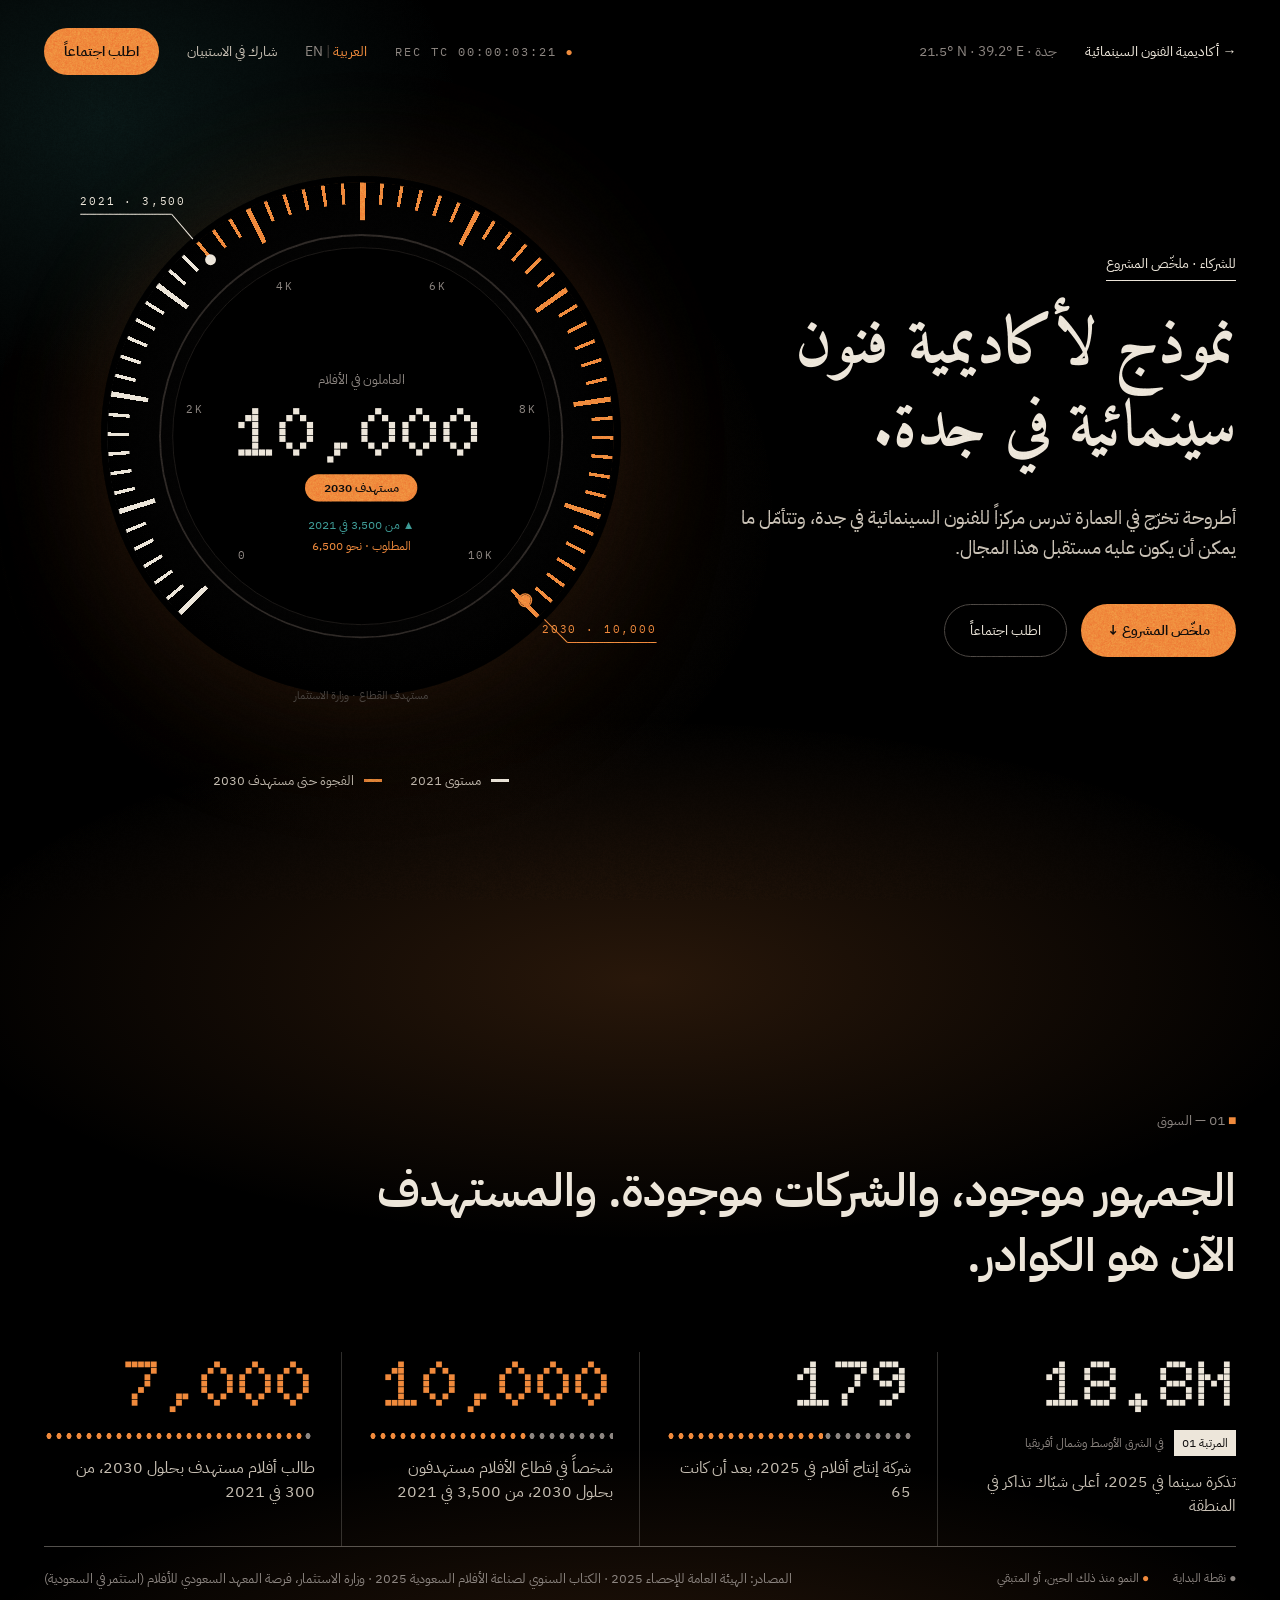
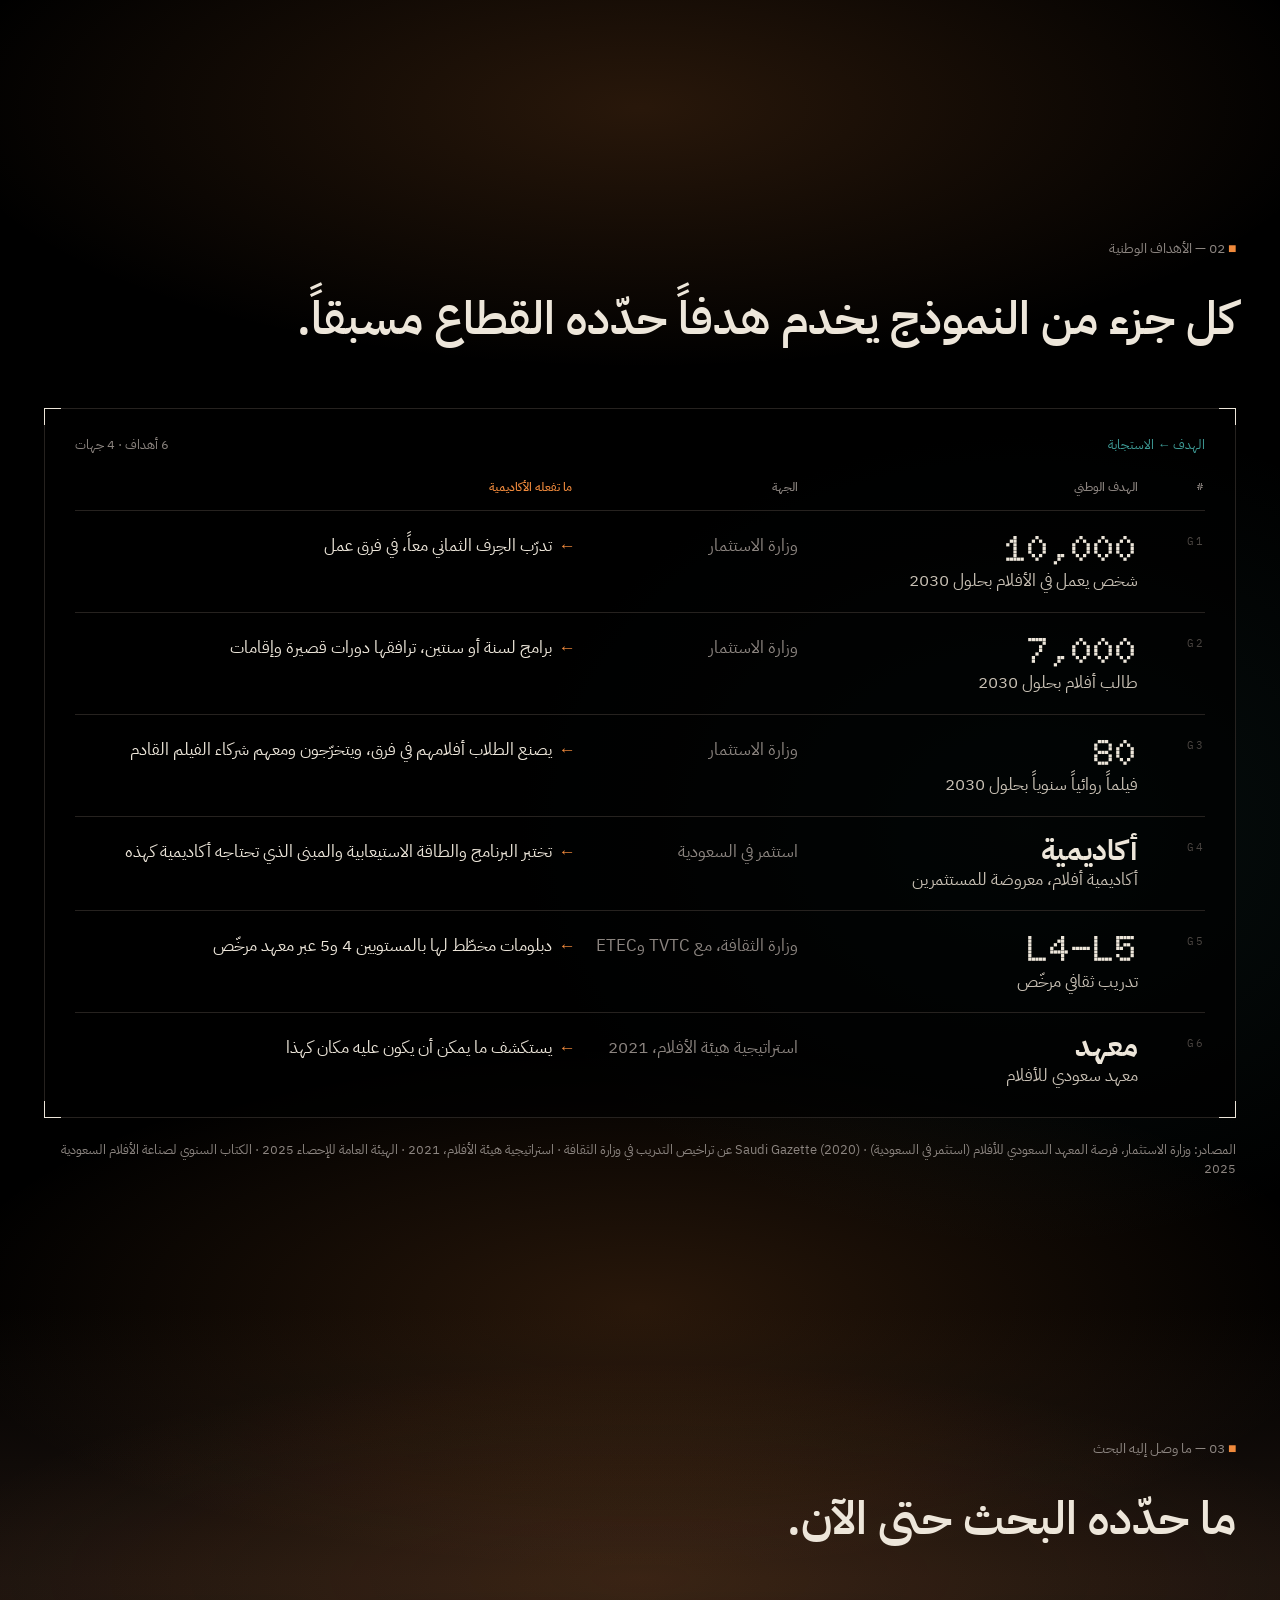
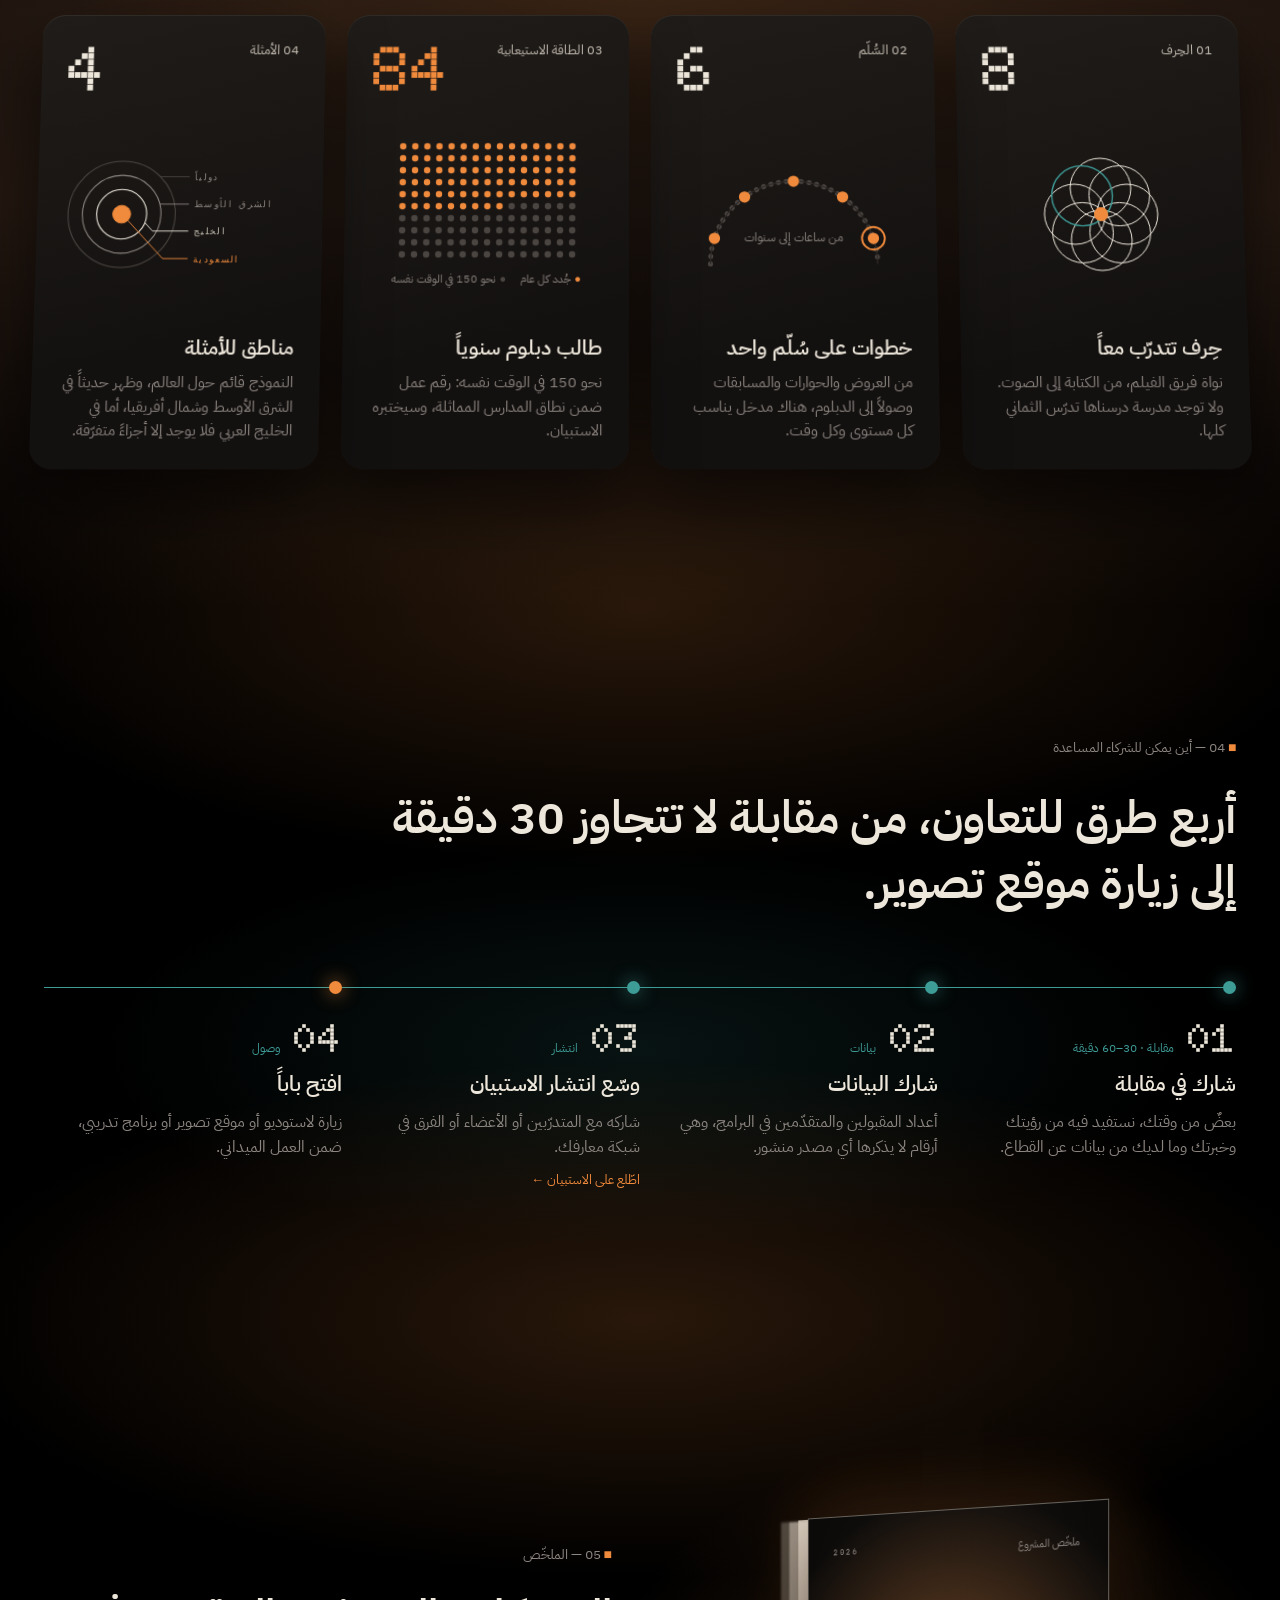
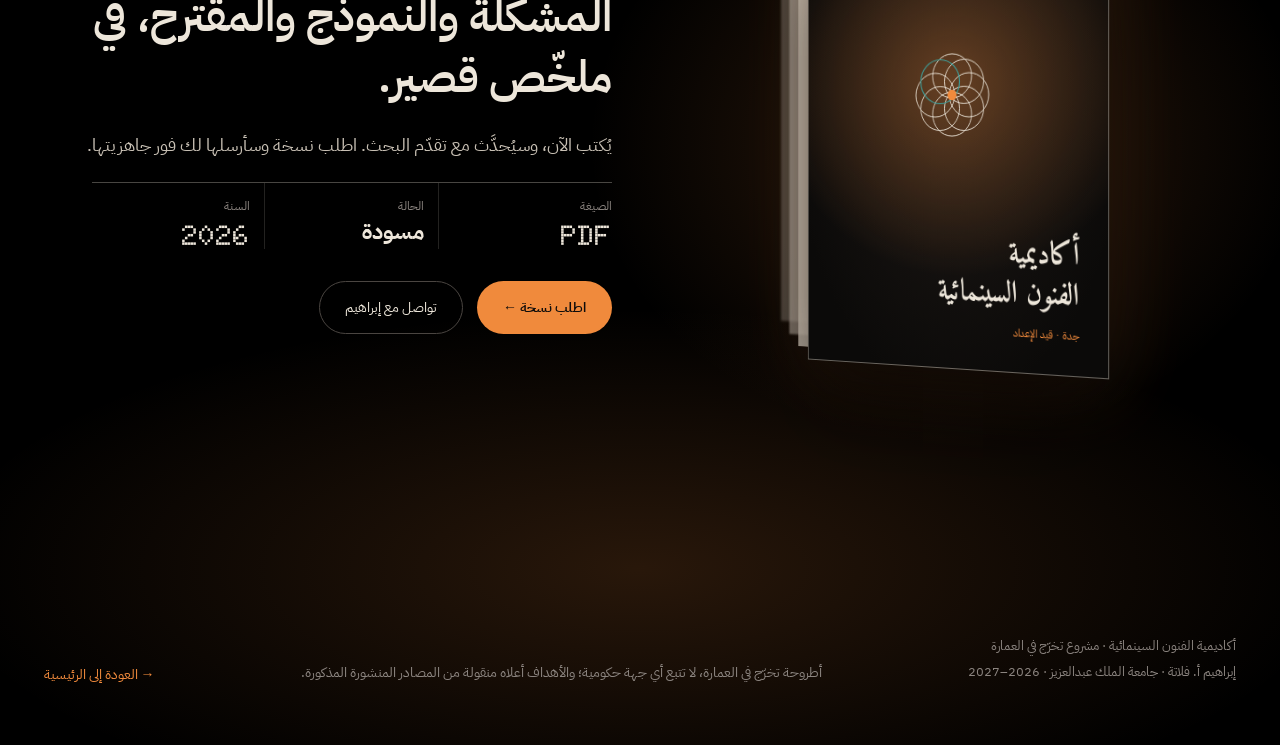
<file: academy/ar/partners/index.html>
<!doctype html>
<html lang="ar" dir="rtl">
<head>
<meta charset="utf-8">
<meta name="viewport" content="width=device-width, initial-scale=1">
<meta http-equiv="Content-Security-Policy" content="default-src 'none'; script-src 'self'; style-src 'self' 'unsafe-inline'; img-src 'self'; font-src 'self'; frame-src https://docs.google.com; base-uri 'none'; form-action 'none'; object-src 'none'; manifest-src 'self'; upgrade-insecure-requests">
<meta name="referrer" content="strict-origin-when-cross-origin">
<title>للشركاء · أكاديمية الفنون السينمائية</title>
<meta name="description" content="نموذج لأكاديمية فنون سينمائية في جدة: البحث، والأهداف التي يخدمها، وطرق التعاون فيه.">
<meta name="author" content="Ibrahim A. Fallatah">
<link rel="canonical" href="https://ibrarchitech.com/academy/ar/partners/">
<link rel="alternate" hreflang="en" href="https://ibrarchitech.com/academy/partners/">
<link rel="alternate" hreflang="ar" href="https://ibrarchitech.com/academy/ar/partners/">
<meta property="og:type" content="website">
<meta property="og:site_name" content="Cinematic Arts Academy">
<meta property="og:title" content="للشركاء · أكاديمية الفنون السينمائية">
<meta property="og:description" content="نموذج لأكاديمية فنون سينمائية في جدة: البحث، والأهداف التي يخدمها، وطرق التعاون فيه.">
<meta property="og:url" content="https://ibrarchitech.com/academy/ar/partners/">
<meta property="og:image" content="https://ibrarchitech.com/academy/assets/share-ar.jpg">
<meta property="og:image:width" content="1200">
<meta property="og:image:height" content="630">
<meta property="og:locale" content="ar_SA">
<meta name="twitter:card" content="summary_large_image">
<meta name="theme-color" content="#000000">
<link rel="icon" href="../../assets/icon.svg" type="image/svg+xml">
<link rel="apple-touch-icon" href="../../assets/icon-180.png">
<link rel="stylesheet" href="../../assets/fonts/fonts.css">
<style>
body{margin:0;background:#000}
a{color:#F08A3C}a:hover{color:#EDE6DA}
@keyframes caa-spin{to{transform:rotate(360deg)}}
@keyframes caa-pulse{0%{transform:scale(.5);opacity:.9}100%{transform:scale(2.6);opacity:0}}
@keyframes caa-float{0%,100%{transform:translateY(0)}50%{transform:translateY(-12px)}}
@keyframes caa-blink{50%{opacity:.15}}
@keyframes caa-breathe{0%,100%{opacity:.55}50%{opacity:1}}
.caa-spin{animation:caa-spin 120s linear infinite}
.caa-spin-svg{animation:caa-spin 90s linear infinite;transform-box:fill-box;transform-origin:center}
.caa-pulse{animation:caa-pulse 2.6s ease-out infinite;transform-box:fill-box;transform-origin:center}
.caa-float{animation:caa-float 7s ease-in-out infinite}
.caa-blink{animation:caa-blink 1.4s steps(2) infinite}
.caa-breathe{animation:caa-breathe 5s ease-in-out infinite}
.caa-tile{transition:transform .4s ease, box-shadow .4s ease}
.caa-tile:hover{transform:translateY(-8px);box-shadow:0 40px 70px rgba(0,0,0,.6), 0 0 0 1px rgba(240,138,60,.35)}
.caa-row{transition:background .3s ease}
.caa-row:hover{background:rgba(240,138,60,.05)}
@media (prefers-reduced-motion: reduce){.caa-spin,.caa-spin-svg,.caa-pulse,.caa-float,.caa-blink,.caa-breathe{animation:none}}
svg{direction:ltr}
html{scroll-behavior:smooth;-webkit-text-size-adjust:100%;text-size-adjust:100%}
@media (prefers-reduced-motion: reduce){html{scroll-behavior:auto}}
img,svg,iframe{max-width:100%}
a:focus-visible,[tabindex]:focus-visible{outline:2px solid #F08A3C;outline-offset:3px}
html[dir=rtl] h1{padding-top:10px}
.caa-grain{position:fixed;inset:0;z-index:40;pointer-events:none;opacity:.22;mix-blend-mode:overlay;background:url(../../assets/grain.png) 0 0/256px 256px}
.caa-form{height:min(1100px, 82vh)}
.caa-hint{display:none}
@media (max-width: 1099px){
  .caa-hint{display:block}
  .caa-scroller{-webkit-mask-image:linear-gradient(90deg,#000 82%,transparent);mask-image:linear-gradient(90deg,#000 82%,transparent);scroll-snap-type:x proximity}
  .caa-hint + .caa-scroller[style*="margin-top: 56px"]{margin-top:22px !important}
}
@keyframes caa-nudge{0%,60%,100%{transform:none}30%{transform:translateX(6px)}}
.caa-hint-arrow{display:inline-block;animation:caa-nudge 2.4s ease-in-out infinite}
@media (prefers-reduced-motion: reduce){.caa-hint-arrow{animation:none}}

/* ---------- phones ---------- */
@media (max-width: 760px){
  /* sections were spaced for a 1440 px screen: 260-300 px of black between them on a phone */
  section[style*="padding: 1"]{padding-top:88px !important;padding-bottom:88px !important}
  section[style*="padding: 2"]{padding-top:200px !important;padding-bottom:190px !important}
  section[style*="min-height: 9"]{min-height:0 !important}

  /* hero: the stack of film frames, smaller and closer to the text */
  .caa-stack{height:400px !important;margin:0 0 28px}
  .caa-stack > div:not(.caa-stage){top:104px !important;transform:scale(.6);transform-origin:0 0}
  html[dir=rtl] .caa-stack > div:not(.caa-stage){transform-origin:100% 0}
  .caa-stack > .caa-legend{left:0 !important;right:0 !important;bottom:0 !important;grid-template-columns:repeat(2,minmax(0,1fr)) !important;gap:7px 14px !important;letter-spacing:1.2px !important}
  .caa-stack > .caa-legend li{white-space:normal !important}

  /* why this project: quote first, then the monitor wall in full (it was dimmed behind the text) */
  .caa-why{min-height:0 !important;display:flex;flex-direction:column}
  .caa-why .caa-shade{display:none}
  .caa-why .caa-whytext{order:1;padding-top:88px !important;padding-bottom:8px !important;max-width:none !important}
  .caa-why .caa-wall{order:2;position:relative !important;inset:auto !important;left:auto !important;right:auto !important;height:660px;margin:0 clamp(20px,3.4vw,48px)}
  .caa-mon{top:48px !important;left:0 !important;right:0 !important;width:100% !important;transform:none !important}
  .caa-mongrid{grid-template-columns:repeat(3,minmax(0,1fr)) !important;gap:14px 12px !important}
  .caa-mongrid [style*="height: 26px"]{height:auto !important}
  .caa-mongrid p[style*="font-size: 9px"]{font-size:10px !important;letter-spacing:1px !important}
  .caa-mongrid p[style*="font-size: 19px"]{font-size:13px !important}
  .caa-mon > div:first-child{flex-wrap:wrap;font-size:10px !important;letter-spacing:1.5px !important}
  .caa-sil{left:50% !important;right:auto !important;transform:translateX(-50%);width:140px !important;height:162px !important}

  /* the building: three markers that fit the screen */
  .caa-bdiag{height:400px !important;flex-basis:100% !important}
  .caa-bdiag .caa-float > div:first-child{max-width:150px;box-sizing:border-box}
  .caa-fl1{left:0 !important;top:236px !important}
  .caa-fl2{left:calc(50% - 85px) !important;top:136px !important}
  .caa-fl3{left:auto !important;right:0 !important;top:36px !important}

  /* take part: one column instead of pieces placed for a wide screen */
  #take-part{min-height:0 !important;display:flex;flex-direction:column;align-items:center;gap:26px;padding:88px clamp(20px,3.4vw,48px) 120px}
  #take-part > *{position:relative !important;left:auto !important;right:auto !important;top:auto !important;bottom:auto !important;transform:none !important}
  #take-part > [aria-hidden="true"]{position:absolute !important;left:0 !important;right:0 !important;bottom:0 !important}
  #take-part .caa-tp-label{align-self:stretch}
  #take-part .caa-tp-quote{max-width:none !important;text-align:center !important;font-size:24px !important}
  #take-part .caa-tp-ring{width:min(340px,88vw) !important}
  #take-part .caa-tp-qr{margin-top:6px}
  #take-part .caa-tp-ring p[style*="margin: 4px 0 0"]{max-width:200px;line-height:1.7}

  /* the TV that holds the survey form: thinner frame, more room for the form */
  .caa-tv{padding:14px !important;border-radius:22px !important}
  .caa-form{height:80vh}

  /* partners: the goals table becomes one card per goal */
  .caa-goals{min-width:0 !important}
  .caa-goals thead{display:none}
  .caa-goals,.caa-goals tbody,.caa-goals tr,.caa-goals td{display:block;width:auto !important}
  .caa-goals tr{padding:16px 0}
  .caa-goals td{padding:3px 0 !important}
  .caa-goals td[data-label]::before{content:attr(data-label);display:block;margin:8px 0 2px;font:500 11px 'IBM Plex Mono',monospace;letter-spacing:2px;text-transform:uppercase;color:#8C8580}
  [lang="ar"] .caa-goals td[data-label]::before{font:500 13px 'IBM Plex Sans Arabic',Tahoma,sans-serif;letter-spacing:0}

  /* 9-10 px labels are too small to read on a phone */
  [style*="font-size: 9px"]:not(.caa-mongrid *),[style*="font-size: 10px"]:not(.caa-mon *),[style*="font-size: 10.5px"]{font-size:11px !important}

  /* a moving background repaints the whole circle every frame: heavy on a phone battery */
  .caa-drift{animation:none !important}
}
@media (max-width: 380px){.caa-stack > div:not(.caa-stage){transform:scale(.55) !important}}
@media (pointer: coarse){a:not([style*="padding"]){padding-block:8px}}

/* ---------- 3D scenes (three.js); the CSS drawings stay as the fallback */
.caa-stage{position:absolute;inset:0;touch-action:pan-y;-webkit-user-select:none;user-select:none}
.caa-stage canvas{position:absolute;inset:0;width:100%;height:100%;display:block}
html:not(.caa-no3d) .caa-stack > div:not(.caa-stage),html:not(.caa-no3d) .caa-globebox > :not(.caa-stage){visibility:hidden}
.caa-no3d .caa-stage{display:none}
.caa-off > :not(.caa-stage){visibility:visible !important}.caa-off > .caa-stage{display:none !important}
.caa-stack3d{bottom:70px;cursor:grab;outline:none}
@media (min-width: 981px){.caa-five{grid-template-columns:repeat(6,minmax(0,1fr)) !important}.caa-five > .caa-tile{grid-column:span 2}.caa-five > .caa-tile:nth-child(n+4){grid-column:span 3}}
@media (min-width: 641px) and (max-width: 980px){.caa-five{grid-template-columns:repeat(2,minmax(0,1fr)) !important}.caa-five > .caa-tile:last-child{grid-column:1 / -1}}
.caa-stack3d.is-dragging{cursor:grabbing}
.caa-stack3d:focus-visible{outline:2px solid #F08A3C;outline-offset:-2px}
.caa-enter.is-off{pointer-events:none}
.caa-craft-tag{position:absolute;left:0;top:0;z-index:3;pointer-events:none;opacity:0;transition:opacity .25s;white-space:nowrap;font-family:'Barlow Condensed',sans-serif;font-weight:600;font-size:20px;letter-spacing:1px;color:#EDE6DA;background:rgba(0,0,0,.72);padding:4px 10px 4px 8px;border-left:3px solid #F08A3C}
html[dir=rtl] .caa-craft-tag{font-family:'IBM Plex Sans Arabic',sans-serif;letter-spacing:0;border-left:0;border-right:3px solid #F08A3C}
.caa-cf-ctrl{position:absolute;left:50%;top:auto;bottom:auto;transform:translateX(-50%);z-index:3;display:flex;gap:16px}
.caa-cf-btn{width:44px;height:44px;border-radius:50%;border:1px solid rgba(237,230,218,.4);background:rgba(14,12,11,.7);color:#EDE6DA;display:grid;place-items:center;padding:0;cursor:pointer;transition:border-color .2s,color .2s}
.caa-cf-btn:hover{border-color:#F08A3C;color:#F08A3C}
.caa-cf-btn:focus-visible{outline:2px solid #F08A3C;outline-offset:3px}
.caa-sr{position:absolute;width:1px;height:1px;margin:0;overflow:hidden;clip-path:inset(50%);white-space:nowrap}
html.caa-3d .caa-legend li{cursor:pointer;transition:color .25s}
html.caa-3d .caa-legend li:hover,html.caa-3d .caa-legend li.is-on{color:#EDE6DA}
html.caa-3d .caa-legend li.is-on{text-decoration:underline;text-decoration-color:#F08A3C;text-decoration-thickness:2px;text-underline-offset:6px}
html.caa-3d .caa-legend li:focus-visible{outline:1px solid #F08A3C;outline-offset:3px}
@keyframes caa-swipe{0%,15%{transform:translateX(0)}50%,65%{transform:translateX(14px)}100%{transform:translateX(0)}}
.caa-swipe{animation:caa-swipe 2.4s ease-in-out infinite}
@media (prefers-reduced-motion: reduce){.caa-swipe{animation:none}}
.caa-enter{position:absolute;z-index:3;display:block;color:transparent;font-size:1px;overflow:hidden;border-radius:2px}
.caa-enter:focus-visible{outline:2px solid #F08A3C;outline-offset:4px}
.caa-globe3d{cursor:grab}
.caa-globe3d.is-dragging{cursor:grabbing}
.caa-pin,.caa-mk,.caa-area{position:absolute;left:0;top:0;z-index:2;pointer-events:none;transition:opacity .3s}
.caa-pin i{position:absolute;left:-9px;top:-9px;width:18px;height:18px;border-radius:50%;border:4px solid #F08A3C;box-sizing:border-box;background:#0E0C0B}
.caa-pin i::after{content:"";position:absolute;inset:-9px;border-radius:50%;border:2px solid #F08A3C;animation:caa-ping 2.2s ease-out infinite}
@keyframes caa-ping{from{transform:scale(.5);opacity:1}to{transform:scale(1.6);opacity:0}}
.caa-pin b,.caa-mk b{position:absolute;left:14px;top:-26px;font-family:'IBM Plex Mono',monospace;font-weight:500;font-size:11px;letter-spacing:2px;color:#EDE6DA;white-space:nowrap;background:rgba(0,0,0,.6);padding:2px 6px}
html[dir=rtl] .caa-pin b{font-family:'IBM Plex Sans Arabic',sans-serif;letter-spacing:0;font-size:13px}
.caa-mk i{position:absolute;left:-6px;top:-6px;width:12px;height:12px;border-radius:50%;box-sizing:border-box;border:3px solid #EDE6DA;background:#0E0C0B}
.caa-mk b{top:-9px;font-size:10px;letter-spacing:1.5px;padding:1px 5px}
.caa-mk-left b{left:auto;right:12px}
.caa-mk-closed i{border-color:#8C8580;border-style:dashed}
.caa-mk-closed b{color:#8C8580}
.caa-area{transform-origin:0 0}
.caa-area b,.caa-area small{position:absolute;left:0;top:0;transform:translate(-50%,-150%);white-space:nowrap;font-family:'IBM Plex Mono',monospace;font-weight:500;font-size:11px;letter-spacing:2.5px;color:#F08A3C}
.caa-area small{transform:translate(-50%,-10%);font-size:16px;letter-spacing:3px;color:#EDE6DA}
html[dir=rtl] .caa-area b,html[dir=rtl] .caa-area small{font-family:'IBM Plex Sans Arabic',sans-serif;letter-spacing:0}
@media (prefers-reduced-motion: reduce){.caa-pin i::after{animation:none}}
/* where the model exists */
.caa-exist{margin-top:110px;display:flex;flex-wrap:wrap;gap:40px 56px;align-items:center;text-align:start}
.caa-exist-text{flex:1 1 340px;min-width:0;display:flex;flex-direction:column;gap:18px}
.caa-exist-k{margin:0;font-family:'IBM Plex Mono',monospace;font-size:12px;letter-spacing:3px;color:#8C8580}
.caa-exist-k span{color:#F08A3C}
html[dir=rtl] .caa-exist-k{font-family:inherit;letter-spacing:0;font-size:14px}
.caa-exist-h{margin:0;font-size:clamp(28px,2.8vw,42px);font-weight:600;line-height:1.12;text-wrap:balance}
html[dir=rtl] .caa-exist-h{line-height:1.5}
.caa-exist-d{margin:0;font-size:16px;line-height:1.6;color:#C9C1B5;max-width:520px}
.caa-exist-list{list-style:none;margin:6px 0 0;padding:0;display:grid;grid-template-columns:repeat(2,minmax(0,1fr));gap:12px 24px}
.caa-ex{display:grid;grid-template-columns:12px 1fr;column-gap:10px;align-items:baseline}
.caa-ex i{width:9px;height:9px;border-radius:50%;border:2px solid #EDE6DA;box-sizing:border-box;transform:translateY(1px)}
.caa-ex b{font-size:15px;font-weight:600}
.caa-ex span{grid-column:2;font-family:'IBM Plex Mono',monospace;font-size:11px;letter-spacing:1px;color:#8C8580}
html[dir=rtl] .caa-ex span{font-family:inherit;letter-spacing:0;font-size:13px}
.caa-ex-closed i{border-color:#8C8580;border-style:dashed}
.caa-ex-closed b{color:#8C8580}
.caa-ex-gap{grid-column:1 / -1;margin-top:6px;padding-top:12px;border-top:1px solid #26221F}
.caa-ex-gap i{border:0;background:#B4581F;width:10px;height:10px}
.caa-ex-gap b{color:#F08A3C}
.caa-exist-src{margin:0;font-family:'IBM Plex Mono',monospace;font-size:11px;letter-spacing:1.5px;color:#8C8580}
html[dir=rtl] .caa-exist-src{font-family:inherit;letter-spacing:0;font-size:13px}
.caa-exist-globe{flex:1.2 1 460px;min-width:0;display:flex;flex-direction:column;align-items:center;gap:12px}
.caa-exist-box{position:relative;width:min(100%,560px);aspect-ratio:1/1;background:radial-gradient(circle at 50% 50%,rgba(180,88,31,.12),transparent 62%)}
.caa-exist-hint{margin:0;font-family:'IBM Plex Mono',monospace;font-size:11px;letter-spacing:2.5px;color:#8C8580}
html[dir=rtl] .caa-exist-hint{font-family:inherit;letter-spacing:0;font-size:13px}
.caa-no3d .caa-exist-globe{display:none}
/* the building diagram */
.caa-btag{position:absolute;left:0;top:0;z-index:2;pointer-events:none;opacity:0;display:flex;align-items:center;gap:10px;background:rgba(14,12,11,.85);border:1px solid currentColor;padding:8px 12px;white-space:nowrap}
.caa-btag i{width:8px;height:8px;border-radius:50%;background:currentColor}
.caa-btag span{font-family:'IBM Plex Mono',monospace;font-size:11px;letter-spacing:2px;color:#EDE6DA}
.caa-btag em{font-style:normal}
.caa-bcap{position:absolute;right:0;bottom:0;margin:0;font-family:'IBM Plex Mono',monospace;font-size:11px;letter-spacing:2.5px;color:#8C8580}
/* goals panel */
.caa-goals-list{display:flex;flex-direction:column}
.caa-goal{display:grid;grid-template-columns:minmax(0,1fr) minmax(0,1.15fr);gap:6px 24px;align-items:center;border-top:1px solid #26221F;padding:14px 0}
.caa-goal:last-child{border-bottom:1px solid #26221F}
.caa-goal-a{display:flex;flex-direction:column;gap:4px}
.caa-goal-v{margin:0;font-family:'Doto',monospace;font-weight:900;font-size:30px;line-height:1}
html[dir=rtl] .caa-goal-v{text-align:right}
html[dir=rtl] .caa-goal-v:not([dir]){font-family:'IBM Plex Sans Arabic',sans-serif;font-weight:700;font-size:24px}
.caa-goal-l{margin:0;font-family:'IBM Plex Mono',monospace;font-size:11px;letter-spacing:1.5px;color:#C9C1B5;text-transform:uppercase}
.caa-goal-l span{display:block;color:#8C8580;text-transform:none;letter-spacing:1px}
html[dir=rtl] .caa-goal-l{font-family:inherit;letter-spacing:0;font-size:14px}
.caa-goal-b{margin:0;font-size:15px;line-height:1.45;color:#EDE6DA}
.caa-goal-b span{color:#F08A3C;font-family:'IBM Plex Mono',monospace}
.caa-goal-src{margin:16px 0 0;font-family:'IBM Plex Mono',monospace;font-size:11px;letter-spacing:1.2px;line-height:1.6;color:#8C8580}
html[dir=rtl] .caa-goal-src{font-family:inherit;letter-spacing:0;font-size:12.5px}
@media (max-width: 760px){
  .caa-stack3d{bottom:100px}
  .caa-stack{height:480px !important}
  .caa-exist{margin-top:80px}
  .caa-exist-list{grid-template-columns:minmax(0,1fr)}
  .caa-btag{padding:6px 9px}
  .caa-btag em{display:none}
  .caa-goal{grid-template-columns:minmax(0,1fr)}
  .caa-strip{padding:26px 16px !important}
  .caa-stages{grid-template-columns:minmax(0,1fr) !important}
  .caa-stages > div{aspect-ratio:auto !important;min-height:150px}
  .caa-now,.caa-now-label{display:none}
  #proposal{padding-top:250px !important;padding-bottom:190px !important}
}
</style>
</head>
<body>
<div style="position: relative; background: #000000; color: #EDE6DA; font-family: 'IBM Plex Sans Arabic', Tahoma, sans-serif; min-height: 100vh; overflow: hidden">

<div aria-hidden="true" class="caa-grain"></div>
<svg aria-hidden="true" focusable="false" width="0" height="0" style="position: absolute; width: 0; height: 0; overflow: hidden">
<filter id="caa-grain-b"><feTurbulence type="fractalNoise" baseFrequency="0.9" numOctaves="2" stitchTiles="stitch"></feTurbulence><feColorMatrix type="saturate" values="0"></feColorMatrix></filter>
</svg>

<section id="top" style="position: relative; min-height: 980px; background: radial-gradient(ellipse 44% 50% at 30% 52%, rgba(240,138,60,0.12), transparent 70%), radial-gradient(ellipse 40% 40% at 8% 12%, rgba(62,156,151,0.14), transparent 70%), radial-gradient(ellipse 55% 260px at 50% 100%, rgba(240,138,60,0.17), transparent), #000000">

<header style="position: relative; z-index: 5; padding: 28px clamp(20px, 3.4vw, 48px); display: flex; flex-wrap: wrap; justify-content: space-between; align-items: center; gap: 16px">
<div style="display: flex; flex-wrap: wrap; align-items: center; gap: 10px 28px">
<a href="../" style="font-family: 'IBM Plex Sans Arabic', Tahoma, sans-serif; font-size: 14px; letter-spacing: 0; color: #EDE6DA; text-decoration: none">→ أكاديمية الفنون السينمائية</a>
<p style="margin: 0; font-family: 'IBM Plex Sans Arabic', Tahoma, sans-serif; font-size: 14px; letter-spacing: 0; color: #8C8580">جدة · <span dir="ltr">21.5° N · 39.2° E</span></p>
</div>
<div style="display: flex; flex-wrap: wrap; align-items: center; gap: 12px 28px">
<p style="margin: 0; font-family: 'IBM Plex Mono', ui-monospace, monospace; font-size: 12px; letter-spacing: 2px; color: #8C8580"><span class="caa-blink" style="color: #F08A3C">●</span> REC  TC <span class="caa-tc">00:00:00:00</span></p>
<p style="margin: 0; font-family: 'IBM Plex Sans Arabic', Tahoma, sans-serif; font-size: 14px; letter-spacing: 0"><span lang="ar" style="color: #F08A3C; font-family: 'IBM Plex Sans Arabic', sans-serif; letter-spacing: 0; font-size: 14px">العربية</span>  <span style="color: #4A4541">|</span>  <a href="../../partners/" lang="en" style="color: #8C8580; text-decoration: none">EN</a></p>
<a href="../../survey/" style="font-family: 'IBM Plex Sans Arabic', Tahoma, sans-serif; font-size: 14px; letter-spacing: 0; color: #C9C1B5; text-decoration: none">شارك في الاستبيان</a>
<a href="mailto:ibrarchitech@gmail.com" style="font-family: 'IBM Plex Sans Arabic', Tahoma, sans-serif; font-size: 14px; letter-spacing: 0; color: #0E0C0B; background: #F08A3C; text-decoration: none; padding: 13px 20px; border-radius: 999px; font-weight: 600">اطلب اجتماعاً</a>
</div>
</header>

<div style="position: relative; z-index: 3; padding: 16px clamp(20px, 3.4vw, 48px) 80px; display: flex; flex-wrap: wrap; gap: 40px; align-items: center">

<div style="flex: 1 1 440px; min-width: 0; display: flex; flex-direction: column">
<p style="margin: 0 0 14px; font-family: 'IBM Plex Sans Arabic', Tahoma, sans-serif; font-size: 14px; letter-spacing: 0; color: #EDE6DA; border-bottom: 1px solid #EDE6DA; align-self: flex-start; padding-bottom: 6px">للشركاء · ملخّص المشروع</p>
<h1 style="margin: 0; font-family: 'Amiri', serif; font-weight: 700; font-size: clamp(46px, 5vw, 80px); line-height: 1.3">نموذج لأكاديمية فنون سينمائية في جدة.</h1>
<p style="margin: 32px 0 0; font-size: 19px; line-height: 1.6; color: #C9C1B5; max-width: 580px">أطروحة تخرّج في العمارة تدرس مركزاً للفنون السينمائية في جدة، وتتأمّل ما يمكن أن يكون عليه مستقبل هذا المجال.</p>
<div style="margin-top: 40px; display: flex; flex-wrap: wrap; gap: 14px">
<a href="#brief" style="font-family: 'IBM Plex Sans Arabic', Tahoma, sans-serif; font-size: 14px; letter-spacing: 0; font-weight: 600; color: #0E0C0B; background: #F08A3C; text-decoration: none; padding: 16px 26px; border-radius: 999px">ملخّص المشروع ↓</a>
<a href="mailto:ibrarchitech@gmail.com" style="font-family: 'IBM Plex Sans Arabic', Tahoma, sans-serif; font-size: 14px; letter-spacing: 0; color: #EDE6DA; text-decoration: none; padding: 15px 25px; border-radius: 999px; border: 1px solid #4A4541">اطلب اجتماعاً</a>
</div>
</div>

<div style="flex: 1.2 1 540px; min-width: 0; display: flex; flex-direction: column; align-items: center; gap: 18px">
<div role="img" aria-label="مقياس للعاملين في قطاع الأفلام من صفر إلى 10,000 شخص. مستوى 2021، وهو 3,500، مضاء بالكريمي؛ والفجوة حتى مستهدف 2030، أي نحو 6,500 شخص، مضاءة بالبرتقالي." style="position: relative; width: min(100%, 640px); aspect-ratio: 1 / 1">
<div aria-hidden="true" style="position: absolute; inset: 9%; border-radius: 50%; background: radial-gradient(circle at 50% 50%, #0a0908 0%, #000000 70%); box-shadow: 0 0 120px rgba(240,138,60,0.14), 0 40px 90px rgba(0,0,0,0.6)"></div>
<div aria-hidden="true" style="position: absolute; right: 10%; top: 10%; width: 80%; height: 80%; border-radius: 50%; background: conic-gradient(from 225deg, #EDE6DA 0deg 94.5deg, #F08A3C 94.5deg 271deg, transparent 271deg 360deg); -webkit-mask-image: repeating-conic-gradient(from 225deg, #000 0deg 0.8deg, transparent 0.8deg 4.5deg), radial-gradient(closest-side, transparent 91.2%, #000 91.5%, #000 99.4%, transparent 100%); -webkit-mask-composite: source-in; mask-image: repeating-conic-gradient(from 225deg, #000 0deg 0.8deg, transparent 0.8deg 4.5deg), radial-gradient(closest-side, transparent 91.2%, #000 91.5%, #000 99.4%, transparent 100%); mask-composite: intersect"></div>
<div aria-hidden="true" style="position: absolute; right: 10%; top: 10%; width: 80%; height: 80%; border-radius: 50%; background: conic-gradient(from 225deg, #EDE6DA 0deg 94.5deg, #F08A3C 94.5deg 271deg, transparent 271deg 360deg); -webkit-mask-image: repeating-conic-gradient(from 225deg, #000 0deg 1.2deg, transparent 1.2deg 27deg), radial-gradient(closest-side, transparent 84.8%, #000 85.1%, #000 99.4%, transparent 100%); -webkit-mask-composite: source-in; mask-image: repeating-conic-gradient(from 225deg, #000 0deg 1.2deg, transparent 1.2deg 27deg), radial-gradient(closest-side, transparent 84.8%, #000 85.1%, #000 99.4%, transparent 100%); mask-composite: intersect"></div>
<svg viewBox="0 0 700 700" aria-hidden="true" style="position: absolute; inset: 0; width: 100%; height: 100%; overflow: visible">
<circle cx="350" cy="350" r="222" fill="none" stroke="#2E2926" stroke-width="2"></circle>
<circle cx="350" cy="350" r="208" fill="#000000" stroke="#1D1A18" stroke-width="1"></circle>
<g font-family="IBM Plex Mono, monospace" font-size="12" letter-spacing="1.5" fill="#8C8580" text-anchor="middle">
<text x="218.5" y="485.5">0</text>
<text x="166.3" y="324.9">2K</text>
<text x="265.6" y="188.3">4K</text>
<text x="434.4" y="188.3">6K</text>
<text x="533.7" y="324.9">8K</text>
<text x="481.5" y="485.5">10K</text>
</g>
<line x1="164.3" y1="132.5" x2="140.9" y2="105.1" stroke="#EDE6DA" stroke-width="1.2"></line>
<line x1="140.9" y1="105.1" x2="40" y2="105.1" stroke="#EDE6DA" stroke-width="1.2"></line>
<circle cx="183.8" cy="155.3" r="6" fill="#EDE6DA"></circle>
<text x="40" y="95" font-family="IBM Plex Mono, monospace" font-size="12" letter-spacing="2" fill="#EDE6DA">2021 · 3,500</text>
<line x1="552.2" y1="552.2" x2="577.7" y2="577.7" stroke="#F08A3C" stroke-width="1.2"></line>
<line x1="577.7" y1="577.7" x2="676" y2="577.7" stroke="#F08A3C" stroke-width="1.2"></line>
<circle class="caa-pulse" cx="531" cy="531" r="7" fill="none" stroke="#F08A3C" stroke-width="1.5"></circle>
<circle cx="531" cy="531" r="6" fill="#F08A3C"></circle>
<text x="676" y="567" text-anchor="end" font-family="IBM Plex Mono, monospace" font-size="12" letter-spacing="2" fill="#F08A3C">2030 · 10,000</text>
<text direction="rtl" text-anchor="middle" x="350" y="292" font-family="IBM Plex Sans Arabic, Tahoma, sans-serif" font-size="14" letter-spacing="0" fill="#8C8580">العاملون في الأفلام</text>
<text x="350" y="372" text-anchor="middle" font-family="Doto, monospace" font-weight="900" font-size="76" fill="#EDE6DA">10,000</text>
<rect x="288" y="392" width="124" height="30" rx="15" fill="#F08A3C"></rect>
<text direction="rtl" text-anchor="middle" x="350" y="412" font-family="IBM Plex Sans Arabic, Tahoma, sans-serif" font-weight="600" font-size="13" letter-spacing="0" fill="#0E0C0B">مستهدف 2030</text>
<text direction="rtl" text-anchor="middle" x="350" y="452" font-family="IBM Plex Sans Arabic, Tahoma, sans-serif" font-size="13" letter-spacing="0" fill="#3E9C97">▲ من 3,500 في 2021</text>
<text direction="rtl" text-anchor="middle" x="350" y="476" font-family="IBM Plex Sans Arabic, Tahoma, sans-serif" font-size="13" letter-spacing="0" fill="#F08A3C">المطلوب · نحو 6,500</text>
<text direction="rtl" text-anchor="middle" x="350" y="640" font-family="IBM Plex Sans Arabic, Tahoma, sans-serif" font-size="12" letter-spacing="0" fill="#4A4541">مستهدف القطاع · وزارة الاستثمار</text>
</svg>
</div>
<div style="display: flex; flex-wrap: wrap; gap: 10px 28px; justify-content: center">
<p style="margin: 0; display: flex; align-items: center; gap: 10px; font-family: 'IBM Plex Sans Arabic', Tahoma, sans-serif; font-size: 13px; letter-spacing: 0; color: #C9C1B5"><span aria-hidden="true" style="width: 18px; height: 3px; background: #EDE6DA"></span>مستوى 2021</p>
<p style="margin: 0; display: flex; align-items: center; gap: 10px; font-family: 'IBM Plex Sans Arabic', Tahoma, sans-serif; font-size: 13px; letter-spacing: 0; color: #C9C1B5"><span aria-hidden="true" style="width: 18px; height: 3px; background: #F08A3C"></span>الفجوة حتى مستهدف 2030</p>
</div>
</div>
</div>
</section>

<section id="market" style="position: relative; padding: 130px clamp(20px, 3.4vw, 48px) 120px; background: radial-gradient(ellipse 55% 260px at 50% 0%, rgba(240,138,60,0.17), transparent), radial-gradient(ellipse 55% 260px at 50% 100%, rgba(240,138,60,0.17), transparent), #000000">
<p style="margin: 0 0 28px; font-family: 'IBM Plex Sans Arabic', Tahoma, sans-serif; font-size: 14px; letter-spacing: 0; color: #8C8580"><span style="color: #F08A3C">■</span>  01  —  السوق</p>
<h2 style="margin: 0 0 64px; font-size: clamp(34px, 3.6vw, 54px); font-weight: 600; line-height: 1.4; max-width: 900px">الجمهور موجود، والشركات موجودة. والمستهدف الآن هو الكوادر.</h2>
<div style="border-bottom: 1px solid rgba(237,230,218,0.35); display: grid; grid-template-columns: repeat(auto-fit, minmax(250px, 1fr))">
<div style="padding: 0 0 28px 26px; display: flex; flex-direction: column; gap: 14px">
<p style="margin: 0; font-family: 'Doto', monospace; font-weight: 900; font-size: clamp(56px, 5vw, 78px); line-height: 1">18.8M</p>
<div style="display: flex; align-items: center; gap: 10px"><span style="font-family: 'IBM Plex Sans Arabic', Tahoma, sans-serif; font-size: 12px; letter-spacing: 0; color: #0E0C0B; background: #EDE6DA; padding: 4px 8px">المرتبة 01</span><span style="font-family: 'IBM Plex Sans Arabic', Tahoma, sans-serif; font-size: 12px; letter-spacing: 0; color: #8C8580">في الشرق الأوسط وشمال أفريقيا</span></div>
<p style="margin: 0; font-size: 16px; line-height: 1.5; color: #C9C1B5">تذكرة سينما في 2025، أعلى شبّاك تذاكر في المنطقة</p>
</div>
<div style="padding: 0 26px 28px; border-right: 1px solid rgba(237,230,218,0.2); display: flex; flex-direction: column; gap: 14px">
<p style="margin: 0; font-family: 'Doto', monospace; font-weight: 900; font-size: clamp(56px, 5vw, 78px); line-height: 1">179</p>
<div aria-hidden="true" style="position: relative; height: 12px; background: radial-gradient(#F08A3C 2.2px, transparent 2.8px) 0 0 / 10px 12px"><div style="position: absolute; right: 0; top: 0; bottom: 0; width: 36%; background: #000 radial-gradient(#8C8580 2.2px, transparent 2.8px) 0 0 / 10px 12px"></div></div>
<p style="margin: 0; font-size: 16px; line-height: 1.5; color: #C9C1B5">شركة إنتاج أفلام في 2025، بعد أن كانت 65</p>
</div>
<div style="padding: 0 26px 28px; border-right: 1px solid rgba(237,230,218,0.2); display: flex; flex-direction: column; gap: 14px">
<p style="margin: 0; font-family: 'Doto', monospace; font-weight: 900; font-size: clamp(56px, 5vw, 78px); line-height: 1; color: #F08A3C">10,000</p>
<div aria-hidden="true" style="position: relative; height: 12px; background: radial-gradient(#F08A3C 2.2px, transparent 2.8px) 0 0 / 10px 12px"><div style="position: absolute; right: 0; top: 0; bottom: 0; width: 35%; background: #000 radial-gradient(#8C8580 2.2px, transparent 2.8px) 0 0 / 10px 12px"></div></div>
<p style="margin: 0; font-size: 16px; line-height: 1.5; color: #C9C1B5">شخصاً في قطاع الأفلام مستهدفون بحلول 2030، من 3,500 في 2021</p>
</div>
<div style="padding: 0 26px 28px 0; border-right: 1px solid rgba(237,230,218,0.2); display: flex; flex-direction: column; gap: 14px">
<p style="margin: 0; font-family: 'Doto', monospace; font-weight: 900; font-size: clamp(56px, 5vw, 78px); line-height: 1; color: #F08A3C">7,000</p>
<div aria-hidden="true" style="position: relative; height: 12px; background: radial-gradient(#F08A3C 2.2px, transparent 2.8px) 0 0 / 10px 12px"><div style="position: absolute; right: 0; top: 0; bottom: 0; width: 4.3%; min-width: 10px; background: #000 radial-gradient(#8C8580 2.2px, transparent 2.8px) 0 0 / 10px 12px"></div></div>
<p style="margin: 0; font-size: 16px; line-height: 1.5; color: #C9C1B5">طالب أفلام مستهدف بحلول 2030، من 300 في 2021</p>
</div>
</div>
<div style="margin-top: 22px; display: flex; flex-wrap: wrap; justify-content: space-between; gap: 12px">
<p style="margin: 0; display: flex; flex-wrap: wrap; gap: 8px 24px; font-family: 'IBM Plex Sans Arabic', Tahoma, sans-serif; font-size: 12px; letter-spacing: 0; color: #8C8580"><span><span style="color: #8C8580">●</span> نقطة البداية</span><span><span style="color: #F08A3C">●</span> النمو منذ ذلك الحين، أو المتبقي</span></p>
<p style="margin: 0; font-size: 13px; color: #8C8580">المصادر: الهيئة العامة للإحصاء 2025 · الكتاب السنوي لصناعة الأفلام السعودية 2025 · وزارة الاستثمار، فرصة المعهد السعودي للأفلام (استثمر في السعودية)</p>
</div>
</section>

<section id="goals" style="position: relative; padding: 130px clamp(20px, 3.4vw, 48px) 130px; background: radial-gradient(ellipse 55% 260px at 50% 0%, rgba(240,138,60,0.17), transparent), radial-gradient(ellipse 55% 260px at 50% 100%, rgba(240,138,60,0.17), transparent), radial-gradient(ellipse 60% 50% at 80% 60%, rgba(62,156,151,0.10), transparent 70%), #000000">
<p style="margin: 0 0 28px; font-family: 'IBM Plex Sans Arabic', Tahoma, sans-serif; font-size: 14px; letter-spacing: 0; color: #8C8580"><span style="color: #F08A3C">■</span>  02  —  الأهداف الوطنية</p>
<h2 style="margin: 0 0 56px; font-size: clamp(34px, 3.6vw, 54px); font-weight: 600; line-height: 1.4; max-width: 980px">كل جزء من النموذج يخدم هدفاً حدّده القطاع مسبقاً.</h2>
<div style="position: relative; border: 1px solid #26221F; background: rgba(0,0,0,0.7); padding: 26px 30px 10px">
<span aria-hidden="true" style="position: absolute; right: -1px; top: -1px; width: 16px; height: 16px; border-right: 1px solid #EDE6DA; border-top: 1px solid #EDE6DA"></span>
<span aria-hidden="true" style="position: absolute; left: -1px; top: -1px; width: 16px; height: 16px; border-left: 1px solid #EDE6DA; border-top: 1px solid #EDE6DA"></span>
<span aria-hidden="true" style="position: absolute; right: -1px; bottom: -1px; width: 16px; height: 16px; border-right: 1px solid #EDE6DA; border-bottom: 1px solid #EDE6DA"></span>
<span aria-hidden="true" style="position: absolute; left: -1px; bottom: -1px; width: 16px; height: 16px; border-left: 1px solid #EDE6DA; border-bottom: 1px solid #EDE6DA"></span>
<div style="display: flex; flex-wrap: wrap; justify-content: space-between; gap: 8px; margin-bottom: 10px">
<p style="margin: 0; font-family: 'IBM Plex Sans Arabic', Tahoma, sans-serif; font-size: 13px; letter-spacing: 0; color: #3E9C97">الهدف ← الاستجابة</p>
<p style="margin: 0; font-family: 'IBM Plex Sans Arabic', Tahoma, sans-serif; font-size: 13px; letter-spacing: 0; color: #8C8580">6 أهداف · 4 جهات</p>
</div>
<div style="overflow-x: auto">
<table class="caa-goals" style="width: 100%; min-width: 860px; border-collapse: collapse; font-size: 17px; line-height: 1.5">
<thead>
<tr>
<th scope="col" style="text-align: right; padding: 14px 0 14px 16px; font-family: 'IBM Plex Mono', monospace; font-size: 10px; letter-spacing: 2.5px; color: #8C8580; font-weight: 500; width: 6%">#</th>
<th scope="col" style="text-align: right; padding: 14px 0 14px 20px; font-family: 'IBM Plex Sans Arabic', Tahoma, sans-serif; font-size: 12px; letter-spacing: 0; color: #8C8580; font-weight: 500; width: 30%">الهدف الوطني</th>
<th scope="col" style="text-align: right; padding: 14px 0 14px 20px; font-family: 'IBM Plex Sans Arabic', Tahoma, sans-serif; font-size: 12px; letter-spacing: 0; color: #8C8580; font-weight: 500; width: 20%">الجهة</th>
<th scope="col" style="text-align: right; padding: 14px 0; font-family: 'IBM Plex Sans Arabic', Tahoma, sans-serif; font-size: 12px; letter-spacing: 0; color: #F08A3C; font-weight: 500">ما تفعله الأكاديمية</th>
</tr>
</thead>
<tbody>
<tr class="caa-row" style="border-top: 1px solid #26221F">
<td style="padding: 22px 0 22px 16px; vertical-align: top; font-family: 'IBM Plex Mono', monospace; font-size: 11px; letter-spacing: 2px; color: #4A4541">G1</td>
<td style="padding: 18px 0 18px 20px; vertical-align: top"><span style="display: block; font-family: 'Doto', monospace; font-weight: 900; font-size: 36px; line-height: 1.1">10,000</span><span style="display: block; color: #C9C1B5">شخص يعمل في الأفلام بحلول 2030</span></td>
<td data-label="الجهة" style="padding: 22px 0 22px 20px; vertical-align: top; color: #8C8580">وزارة الاستثمار</td>
<td data-label="ما تفعله الأكاديمية" style="padding: 22px 0; vertical-align: top"><span style="color: #F08A3C; font-family: 'IBM Plex Mono', monospace">← </span>تدرّب الحِرف الثماني معاً، في فرق عمل</td>
</tr>
<tr class="caa-row" style="border-top: 1px solid #26221F">
<td style="padding: 22px 0 22px 16px; vertical-align: top; font-family: 'IBM Plex Mono', monospace; font-size: 11px; letter-spacing: 2px; color: #4A4541">G2</td>
<td style="padding: 18px 0 18px 20px; vertical-align: top"><span style="display: block; font-family: 'Doto', monospace; font-weight: 900; font-size: 36px; line-height: 1.1">7,000</span><span style="display: block; color: #C9C1B5">طالب أفلام بحلول 2030</span></td>
<td data-label="الجهة" style="padding: 22px 0 22px 20px; vertical-align: top; color: #8C8580">وزارة الاستثمار</td>
<td data-label="ما تفعله الأكاديمية" style="padding: 22px 0; vertical-align: top"><span style="color: #F08A3C; font-family: 'IBM Plex Mono', monospace">← </span>برامج لسنة أو سنتين، ترافقها دورات قصيرة وإقامات</td>
</tr>
<tr class="caa-row" style="border-top: 1px solid #26221F">
<td style="padding: 22px 0 22px 16px; vertical-align: top; font-family: 'IBM Plex Mono', monospace; font-size: 11px; letter-spacing: 2px; color: #4A4541">G3</td>
<td style="padding: 18px 0 18px 20px; vertical-align: top"><span style="display: block; font-family: 'Doto', monospace; font-weight: 900; font-size: 36px; line-height: 1.1">80</span><span style="display: block; color: #C9C1B5">فيلماً روائياً سنوياً بحلول 2030</span></td>
<td data-label="الجهة" style="padding: 22px 0 22px 20px; vertical-align: top; color: #8C8580">وزارة الاستثمار</td>
<td data-label="ما تفعله الأكاديمية" style="padding: 22px 0; vertical-align: top"><span style="color: #F08A3C; font-family: 'IBM Plex Mono', monospace">← </span>يصنع الطلاب أفلامهم في فرق، ويتخرّجون ومعهم شركاء الفيلم القادم</td>
</tr>
<tr class="caa-row" style="border-top: 1px solid #26221F">
<td style="padding: 22px 0 22px 16px; vertical-align: top; font-family: 'IBM Plex Mono', monospace; font-size: 11px; letter-spacing: 2px; color: #4A4541">G4</td>
<td style="padding: 18px 0 18px 20px; vertical-align: top"><span style="display: block; font-family: 'IBM Plex Sans Arabic', Tahoma, sans-serif; font-weight: 700; font-size: 29px; line-height: 1.1">أكاديمية</span><span style="display: block; color: #C9C1B5">أكاديمية أفلام، معروضة للمستثمرين</span></td>
<td data-label="الجهة" style="padding: 22px 0 22px 20px; vertical-align: top; color: #8C8580">استثمر في السعودية</td>
<td data-label="ما تفعله الأكاديمية" style="padding: 22px 0; vertical-align: top"><span style="color: #F08A3C; font-family: 'IBM Plex Mono', monospace">← </span>تختبر البرنامج والطاقة الاستيعابية والمبنى الذي تحتاجه أكاديمية كهذه</td>
</tr>
<tr class="caa-row" style="border-top: 1px solid #26221F">
<td style="padding: 22px 0 22px 16px; vertical-align: top; font-family: 'IBM Plex Mono', monospace; font-size: 11px; letter-spacing: 2px; color: #4A4541">G5</td>
<td style="padding: 18px 0 18px 20px; vertical-align: top"><span style="display: block; font-family: 'Doto', monospace; font-weight: 900; font-size: 36px; line-height: 1.1">L4–L5</span><span style="display: block; color: #C9C1B5">تدريب ثقافي مرخّص</span></td>
<td data-label="الجهة" style="padding: 22px 0 22px 20px; vertical-align: top; color: #8C8580">وزارة الثقافة، مع TVTC وETEC</td>
<td data-label="ما تفعله الأكاديمية" style="padding: 22px 0; vertical-align: top"><span style="color: #F08A3C; font-family: 'IBM Plex Mono', monospace">← </span>دبلومات مخطّط لها بالمستويين 4 و5 عبر معهد مرخّص</td>
</tr>
<tr class="caa-row" style="border-top: 1px solid #26221F">
<td style="padding: 22px 0 22px 16px; vertical-align: top; font-family: 'IBM Plex Mono', monospace; font-size: 11px; letter-spacing: 2px; color: #4A4541">G6</td>
<td style="padding: 18px 0 18px 20px; vertical-align: top"><span style="display: block; font-family: 'IBM Plex Sans Arabic', Tahoma, sans-serif; font-weight: 700; font-size: 29px; line-height: 1.1">معهد</span><span style="display: block; color: #C9C1B5">معهد سعودي للأفلام</span></td>
<td data-label="الجهة" style="padding: 22px 0 22px 20px; vertical-align: top; color: #8C8580">استراتيجية هيئة الأفلام، 2021</td>
<td data-label="ما تفعله الأكاديمية" style="padding: 22px 0; vertical-align: top"><span style="color: #F08A3C; font-family: 'IBM Plex Mono', monospace">← </span>يستكشف ما يمكن أن يكون عليه مكان كهذا</td>
</tr>
</tbody>
</table>
</div>
</div>
<p style="margin: 22px 0 0; font-size: 13px; color: #8C8580">المصادر: وزارة الاستثمار، فرصة المعهد السعودي للأفلام (استثمر في السعودية) · Saudi Gazette (2020) عن تراخيص التدريب في وزارة الثقافة · استراتيجية هيئة الأفلام، 2021 · الهيئة العامة للإحصاء 2025 · الكتاب السنوي لصناعة الأفلام السعودية 2025</p>
</section>

<section id="research" style="position: relative; padding: 130px clamp(20px, 3.4vw, 48px) 140px; background: radial-gradient(ellipse 55% 260px at 50% 0%, rgba(240,138,60,0.17), transparent), radial-gradient(ellipse 55% 260px at 50% 100%, rgba(240,138,60,0.17), transparent), radial-gradient(ellipse 75% 32% at 50% 30%, rgba(240,138,60,0.14), transparent 75%), linear-gradient(180deg, #000000 0%, #1c130e 30%, #22160f 55%, #000000 100%)">
<p style="margin: 0 0 28px; font-family: 'IBM Plex Sans Arabic', Tahoma, sans-serif; font-size: 14px; letter-spacing: 0; color: #8C8580"><span style="color: #F08A3C">■</span>  03  —  ما وصل إليه البحث</p>
<h2 style="margin: 0 0 64px; font-size: clamp(34px, 3.6vw, 54px); font-weight: 600; line-height: 1.4; max-width: 900px">ما حدّده البحث حتى الآن.</h2>
<div style="perspective: 2200px">
<div style="display: grid; grid-template-columns: repeat(auto-fit, minmax(280px, 1fr)); gap: 22px; transform: rotateX(7deg); transform-origin: 50% 0%">

<div class="caa-tile" style="background: linear-gradient(165deg, #201c19, #131110 70%); border-radius: 22px; padding: 26px; min-height: 400px; box-shadow: 0 30px 60px rgba(0,0,0,0.55), inset 0 1px 0 rgba(237,230,218,0.07); display: flex; flex-direction: column; justify-content: space-between; gap: 18px">
<div style="display: flex; justify-content: space-between; align-items: flex-start"><p style="margin: 0; font-family: 'IBM Plex Sans Arabic', Tahoma, sans-serif; font-size: 13px; letter-spacing: 0; color: #C9C1B5">01  الحِرف</p><p style="margin: 0; font-family: 'Doto', monospace; font-weight: 900; font-size: 64px; line-height: 0.9">8</p></div>
<svg width="150" height="130" viewBox="0 0 150 120" aria-hidden="true" style="align-self: center"><g class="caa-spin-svg"><circle cx="75" cy="34" r="30" fill="none" stroke="#EDE6DA" stroke-width="1"></circle><circle cx="93.4" cy="41.6" r="30" fill="none" stroke="#EDE6DA" stroke-width="1"></circle><circle cx="101" cy="60" r="30" fill="none" stroke="#EDE6DA" stroke-width="1"></circle><circle cx="93.4" cy="78.4" r="30" fill="none" stroke="#EDE6DA" stroke-width="1"></circle><circle cx="75" cy="86" r="30" fill="none" stroke="#EDE6DA" stroke-width="1"></circle><circle cx="56.6" cy="78.4" r="30" fill="none" stroke="#EDE6DA" stroke-width="1"></circle><circle cx="49" cy="60" r="30" fill="none" stroke="#EDE6DA" stroke-width="1"></circle><circle cx="56.6" cy="41.6" r="30" fill="none" stroke="#3E9C97" stroke-width="1.4"></circle></g><circle cx="75" cy="60" r="7" fill="#F08A3C"></circle></svg>
<div style="display: flex; flex-direction: column; gap: 8px"><p style="margin: 0; font-size: 20px; font-weight: 600">حِرف تتدرّب معاً</p><p style="margin: 0; font-size: 15px; line-height: 1.55; color: #8C8580">نواة فريق الفيلم، من الكتابة إلى الصوت. ولا توجد مدرسة درسناها تدرّس الثماني كلها.</p></div>
</div>

<div class="caa-tile" style="background: linear-gradient(165deg, #201c19, #131110 70%); border-radius: 22px; padding: 26px; min-height: 400px; box-shadow: 0 30px 60px rgba(0,0,0,0.55), inset 0 1px 0 rgba(237,230,218,0.07); display: flex; flex-direction: column; justify-content: space-between; gap: 18px">
<div style="display: flex; justify-content: space-between; align-items: flex-start"><p style="margin: 0; font-family: 'IBM Plex Sans Arabic', Tahoma, sans-serif; font-size: 13px; letter-spacing: 0; color: #C9C1B5">02  السُّلّم</p><p style="margin: 0; font-family: 'Doto', monospace; font-weight: 900; font-size: 64px; line-height: 0.9">6</p></div>
<svg width="200" height="125" viewBox="0 0 160 100" aria-hidden="true" style="align-self: center"><path d="M14 90 A66 66 0 0 1 146 90" fill="none" stroke="#4A4541" stroke-width="4" stroke-linecap="round" stroke-dasharray="0.1 6"></path><path d="M14 90 A66 66 0 0 1 146 90" fill="none" stroke="#2E2926" stroke-width="1"></path><circle cx="17.2" cy="69.6" r="4.5" fill="#F08A3C"></circle><circle cx="41.2" cy="36.6" r="4.5" fill="#F08A3C"></circle><circle cx="80" cy="24" r="4.5" fill="#F08A3C"></circle><circle cx="118.8" cy="36.6" r="4.5" fill="#F08A3C"></circle><circle cx="142.8" cy="69.6" r="9" fill="none" stroke="#F08A3C" stroke-width="1.5"></circle><circle cx="142.8" cy="69.6" r="4.5" fill="#F08A3C"></circle><text direction="rtl" text-anchor="middle" x="80" y="72" font-family="IBM Plex Sans Arabic, Tahoma, sans-serif" font-size="10" letter-spacing="0" fill="#8C8580">من ساعات إلى سنوات</text></svg>
<div style="display: flex; flex-direction: column; gap: 8px"><p style="margin: 0; font-size: 20px; font-weight: 600">خطوات على سُلّم واحد</p><p style="margin: 0; font-size: 15px; line-height: 1.55; color: #8C8580">من العروض والحوارات والمسابقات وصولاً إلى الدبلوم، هناك مدخل يناسب كل مستوى وكل وقت.</p></div>
</div>

<div class="caa-tile" style="background: linear-gradient(165deg, #201c19, #131110 70%); border-radius: 22px; padding: 26px; min-height: 400px; box-shadow: 0 30px 60px rgba(0,0,0,0.55), inset 0 1px 0 rgba(237,230,218,0.07); display: flex; flex-direction: column; justify-content: space-between; gap: 18px">
<div style="display: flex; justify-content: space-between; align-items: flex-start"><p style="margin: 0; font-family: 'IBM Plex Sans Arabic', Tahoma, sans-serif; font-size: 13px; letter-spacing: 0; color: #C9C1B5">03  الطاقة الاستيعابية</p><p style="margin: 0; font-family: 'Doto', monospace; font-weight: 900; font-size: 64px; line-height: 0.9; color: #F08A3C">84</p></div>
<div style="align-self: center; display: flex; flex-direction: column; gap: 10px; align-items: center">
<svg width="180" height="120" viewBox="0 0 180 120" aria-hidden="true">
<defs>
<pattern id="caa-dot-c" width="12" height="12" patternUnits="userSpaceOnUse"><circle cx="6" cy="6" r="3.2" fill="#F08A3C"></circle></pattern>
<pattern id="caa-dot-g" width="12" height="12" patternUnits="userSpaceOnUse"><circle cx="6" cy="6" r="3.2" fill="#4A4541"></circle></pattern>
</defs>
<rect x="0" y="0" width="180" height="60" fill="url(#caa-dot-c)"></rect>
<rect x="0" y="60" width="108" height="12" fill="url(#caa-dot-c)"></rect>
<rect x="108" y="60" width="72" height="12" fill="url(#caa-dot-g)"></rect>
<rect x="0" y="72" width="180" height="48" fill="url(#caa-dot-g)"></rect>
</svg>
<p style="margin: 0; display: flex; gap: 14px; font-family: 'IBM Plex Sans Arabic', Tahoma, sans-serif; font-size: 11px; letter-spacing: 0; color: #8C8580"><span><span style="color: #F08A3C">●</span> جُدد كل عام</span><span><span style="color: #4A4541">●</span> نحو 150 في الوقت نفسه</span></p>
</div>
<div style="display: flex; flex-direction: column; gap: 8px"><p style="margin: 0; font-size: 20px; font-weight: 600">طالب دبلوم سنوياً</p><p style="margin: 0; font-size: 15px; line-height: 1.55; color: #8C8580">نحو 150 في الوقت نفسه: رقم عمل ضمن نطاق المدارس المماثلة، وسيختبره الاستبيان.</p></div>
</div>

<div class="caa-tile" style="background: linear-gradient(165deg, #201c19, #131110 70%); border-radius: 22px; padding: 26px; min-height: 400px; box-shadow: 0 30px 60px rgba(0,0,0,0.55), inset 0 1px 0 rgba(237,230,218,0.07); display: flex; flex-direction: column; justify-content: space-between; gap: 18px">
<div style="display: flex; justify-content: space-between; align-items: flex-start"><p style="margin: 0; font-family: 'IBM Plex Sans Arabic', Tahoma, sans-serif; font-size: 13px; letter-spacing: 0; color: #C9C1B5">04  الأمثلة</p><p style="margin: 0; font-family: 'Doto', monospace; font-weight: 900; font-size: 64px; line-height: 0.9">4</p></div>
<svg width="240" height="120" viewBox="0 0 260 130" aria-hidden="true" style="align-self: center">
<circle cx="65" cy="65" r="60" fill="none" stroke="#4A4541" stroke-width="1.2"></circle>
<circle cx="65" cy="65" r="44" fill="none" stroke="#8C8580" stroke-width="1.2"></circle>
<circle cx="65" cy="65" r="28" fill="none" stroke="#EDE6DA" stroke-width="1.2"></circle>
<circle cx="65" cy="65" r="10" fill="#F08A3C"></circle>
<circle class="caa-pulse" cx="65" cy="65" r="10" fill="none" stroke="#F08A3C" stroke-width="1"></circle>
<g stroke-width="1" fill="none"><path d="M107.4 22.6 H140" stroke="#4A4541"></path><path d="M107.5 53.6 H140" stroke="#8C8580"></path><path d="M91.3 74.6 L100 84 H140" stroke="#EDE6DA"></path><path d="M72 72 L112 115 H140" stroke="#F08A3C"></path></g>
<g font-family="IBM Plex Mono, monospace" font-size="10" letter-spacing="1.5"><text direction="rtl" text-anchor="end" x="146" y="26" fill="#8C8580">دولياً</text><text direction="rtl" text-anchor="end" x="146" y="57" fill="#8C8580">الشرق الأوسط</text><text direction="rtl" text-anchor="end" x="146" y="88" fill="#C9C1B5">الخليج</text><text direction="rtl" text-anchor="end" x="146" y="119" fill="#F08A3C">السعودية</text></g>
</svg>
<div style="display: flex; flex-direction: column; gap: 8px"><p style="margin: 0; font-size: 20px; font-weight: 600">مناطق للأمثلة</p><p style="margin: 0; font-size: 15px; line-height: 1.55; color: #8C8580">النموذج قائم حول العالم، وظهر حديثاً في الشرق الأوسط وشمال أفريقيا، أما في الخليج العربي فلا يوجد إلا أجزاءً متفرّقة.</p></div>
</div>

</div>
</div>
</section>

<section id="help" style="position: relative; padding: 130px clamp(20px, 3.4vw, 48px) 130px; background: radial-gradient(ellipse 55% 260px at 50% 0%, rgba(240,138,60,0.17), transparent), radial-gradient(ellipse 55% 260px at 50% 100%, rgba(240,138,60,0.17), transparent), radial-gradient(ellipse 60% 40% at 50% 62%, rgba(62,156,151,0.12), transparent 70%), #000000">
<p style="margin: 0 0 28px; font-family: 'IBM Plex Sans Arabic', Tahoma, sans-serif; font-size: 14px; letter-spacing: 0; color: #8C8580"><span style="color: #F08A3C">■</span>  04  —  أين يمكن للشركاء المساعدة</p>
<h2 style="margin: 0 0 72px; font-size: clamp(34px, 3.6vw, 54px); font-weight: 600; line-height: 1.4; max-width: 900px">أربع طرق للتعاون، من مقابلة لا تتجاوز 30 دقيقة إلى زيارة موقع تصوير.</h2>
<div style="display: grid; grid-template-columns: repeat(auto-fit, minmax(240px, 1fr)); gap: 40px 0">
<div style="position: relative; border-top: 1px solid #3E9C97; padding: 30px 0 0 26px; display: flex; flex-direction: column; gap: 10px">
<span aria-hidden="true" style="position: absolute; right: 0; top: -7px; width: 13px; height: 13px; border-radius: 50%; background: #3E9C97; box-shadow: 0 0 18px rgba(62,156,151,0.8)"></span>
<div style="display: flex; align-items: baseline; gap: 14px"><p style="margin: 0; font-family: 'Doto', monospace; font-weight: 900; font-size: 40px; line-height: 1">01</p><p style="margin: 0; font-family: 'IBM Plex Sans Arabic', Tahoma, sans-serif; font-size: 12px; letter-spacing: 0; color: #3E9C97">مقابلة · 30–60 دقيقة</p></div>
<p style="margin: 0; font-size: 21px; font-weight: 600">شارك في مقابلة</p>
<p style="margin: 0; font-size: 16px; line-height: 1.55; color: #8C8580">بعضٌ من وقتك، نستفيد فيه من رؤيتك وخبرتك وما لديك من بيانات عن القطاع.</p>
</div>
<div style="position: relative; border-top: 1px solid #3E9C97; padding: 30px 0 0 26px; display: flex; flex-direction: column; gap: 10px">
<span aria-hidden="true" style="position: absolute; right: 0; top: -7px; width: 13px; height: 13px; border-radius: 50%; background: #3E9C97; box-shadow: 0 0 18px rgba(62,156,151,0.8)"></span>
<div style="display: flex; align-items: baseline; gap: 14px"><p style="margin: 0; font-family: 'Doto', monospace; font-weight: 900; font-size: 40px; line-height: 1">02</p><p style="margin: 0; font-family: 'IBM Plex Sans Arabic', Tahoma, sans-serif; font-size: 12px; letter-spacing: 0; color: #3E9C97">بيانات</p></div>
<p style="margin: 0; font-size: 21px; font-weight: 600">شارك البيانات</p>
<p style="margin: 0; font-size: 16px; line-height: 1.55; color: #8C8580">أعداد المقبولين والمتقدّمين في البرامج، وهي أرقام لا يذكرها أي مصدر منشور.</p>
</div>
<div style="position: relative; border-top: 1px solid #3E9C97; padding: 30px 0 0 26px; display: flex; flex-direction: column; gap: 10px">
<span aria-hidden="true" style="position: absolute; right: 0; top: -7px; width: 13px; height: 13px; border-radius: 50%; background: #3E9C97; box-shadow: 0 0 18px rgba(62,156,151,0.8)"></span>
<div style="display: flex; align-items: baseline; gap: 14px"><p style="margin: 0; font-family: 'Doto', monospace; font-weight: 900; font-size: 40px; line-height: 1">03</p><p style="margin: 0; font-family: 'IBM Plex Sans Arabic', Tahoma, sans-serif; font-size: 12px; letter-spacing: 0; color: #3E9C97">انتشار</p></div>
<p style="margin: 0; font-size: 21px; font-weight: 600">وسّع انتشار الاستبيان</p>
<p style="margin: 0; font-size: 16px; line-height: 1.55; color: #8C8580">شاركه مع المتدرّبين أو الأعضاء أو الفرق في شبكة معارفك.</p>
<a href="../../survey/" style="font-family: 'IBM Plex Sans Arabic', Tahoma, sans-serif; font-size: 13px; letter-spacing: 0; text-decoration: none">اطّلع على الاستبيان ←</a>
</div>
<div style="position: relative; border-top: 1px solid #3E9C97; padding: 30px 0 0; display: flex; flex-direction: column; gap: 10px">
<span aria-hidden="true" style="position: absolute; right: 0; top: -7px; width: 13px; height: 13px; border-radius: 50%; background: #F08A3C; box-shadow: 0 0 18px rgba(240,138,60,0.8)"></span>
<div style="display: flex; align-items: baseline; gap: 14px"><p style="margin: 0; font-family: 'Doto', monospace; font-weight: 900; font-size: 40px; line-height: 1">04</p><p style="margin: 0; font-family: 'IBM Plex Sans Arabic', Tahoma, sans-serif; font-size: 12px; letter-spacing: 0; color: #3E9C97">وصول</p></div>
<p style="margin: 0; font-size: 21px; font-weight: 600">افتح باباً</p>
<p style="margin: 0; font-size: 16px; line-height: 1.55; color: #8C8580">زيارة لاستوديو أو موقع تصوير أو برنامج تدريبي، ضمن العمل الميداني.</p>
</div>
</div>
</section>

<section id="brief" style="position: relative; overflow: hidden; padding: 140px clamp(20px, 3.4vw, 48px) 150px; background: radial-gradient(ellipse 55% 260px at 50% 0%, rgba(240,138,60,0.17), transparent), radial-gradient(ellipse 55% 260px at 50% 100%, rgba(240,138,60,0.17), transparent), radial-gradient(ellipse 40% 50% at 74% 50%, rgba(240,138,60,0.18), transparent 70%), #000000">
<div style="display: flex; flex-wrap: wrap; gap: 56px; align-items: center">
<div role="img" aria-label="ملخّص المشروع: رزمة من الصفحات وغلافها في الأعلى" style="flex: 1 1 440px; min-width: 0; position: relative; height: 560px; perspective: 1600px; perspective-origin: 70% 50%">
<div class="caa-float" style="position: absolute; left: 50%; top: 50%; width: 0; height: 0; transform-style: preserve-3d">
<div style="position: absolute; right: -170px; top: -230px; width: 340px; height: 460px; background: #C9C1B5; transform: translate3d(-60px, -20px, -180px) rotateY(-24deg); opacity: 0.35; filter: blur(1.5px)"></div>
<div style="position: absolute; right: -170px; top: -230px; width: 340px; height: 460px; background: #DCD4C8; transform: translate3d(-40px, -12px, -120px) rotateY(-24deg); opacity: 0.55; filter: blur(0.8px)"></div>
<div style="position: absolute; right: -170px; top: -230px; width: 340px; height: 460px; background: #EDE6DA; transform: translate3d(-20px, -6px, -60px) rotateY(-24deg); opacity: 0.8"></div>
<div style="position: absolute; right: -170px; top: -230px; width: 340px; height: 460px; transform: rotateY(-24deg); background: radial-gradient(ellipse 90% 60% at 50% 38%, rgba(240,138,60,0.35), transparent 70%), radial-gradient(ellipse at 50% 42%, #1d1815, #0b0a09 80%); border: 1px solid rgba(237,230,218,0.4); box-shadow: 0 40px 90px rgba(0,0,0,0.7), 0 0 80px rgba(240,138,60,0.22); padding: 30px; box-sizing: border-box; display: flex; flex-direction: column; justify-content: space-between">
<div style="display: flex; justify-content: space-between"><p style="margin: 0; font-family: 'IBM Plex Sans Arabic', Tahoma, sans-serif; font-size: 11px; letter-spacing: 0; color: #8C8580">ملخّص المشروع</p><p style="margin: 0; font-family: 'IBM Plex Mono', monospace; font-size: 9px; letter-spacing: 2.5px; color: #8C8580">2026</p></div>
<svg width="110" height="88" viewBox="0 0 150 120" aria-hidden="true" style="align-self: center"><circle cx="75" cy="34" r="30" fill="none" stroke="#EDE6DA" stroke-width="1.2"></circle><circle cx="93.4" cy="41.6" r="30" fill="none" stroke="#EDE6DA" stroke-width="1.2"></circle><circle cx="101" cy="60" r="30" fill="none" stroke="#EDE6DA" stroke-width="1.2"></circle><circle cx="93.4" cy="78.4" r="30" fill="none" stroke="#EDE6DA" stroke-width="1.2"></circle><circle cx="75" cy="86" r="30" fill="none" stroke="#EDE6DA" stroke-width="1.2"></circle><circle cx="56.6" cy="78.4" r="30" fill="none" stroke="#EDE6DA" stroke-width="1.2"></circle><circle cx="49" cy="60" r="30" fill="none" stroke="#EDE6DA" stroke-width="1.2"></circle><circle cx="56.6" cy="41.6" r="30" fill="none" stroke="#3E9C97" stroke-width="1.6"></circle><circle cx="75" cy="60" r="7" fill="#F08A3C"></circle></svg>
<div><p style="margin: 0 0 10px; font-family: 'Amiri', serif; font-weight: 700; font-size: 30px; line-height: 1.3; color: #EDE6DA">أكاديمية<br>الفنون السينمائية</p><p style="margin: 0; font-family: 'IBM Plex Sans Arabic', Tahoma, sans-serif; font-size: 11px; letter-spacing: 0; color: #F08A3C">جدة · قيد الإعداد</p></div>
</div>
</div>
</div>
<div style="flex: 1 1 440px; min-width: 0; display: flex; flex-direction: column; gap: 22px; position: relative; z-index: 2">
<p style="margin: 0; font-family: 'IBM Plex Sans Arabic', Tahoma, sans-serif; font-size: 14px; letter-spacing: 0; color: #8C8580"><span style="color: #F08A3C">■</span>  05  —  الملخّص</p>
<h2 style="margin: 0; font-size: clamp(34px, 3.4vw, 50px); font-weight: 600; line-height: 1.4; max-width: 620px">المشكلة والنموذج والمقترح، في ملخّص قصير.</h2>
<p style="margin: 0; font-size: 18px; line-height: 1.6; color: #C9C1B5">يُكتب الآن، وسيُحدَّث مع تقدّم البحث. اطلب نسخة وسأرسلها لك فور جاهزيتها.</p>
<div style="display: grid; grid-template-columns: repeat(3, minmax(0, 1fr)); max-width: 520px; border-top: 1px solid rgba(237,230,218,0.3)">
<div style="padding: 14px 0 0 14px; display: flex; flex-direction: column; gap: 6px"><p style="margin: 0; font-family: 'IBM Plex Sans Arabic', Tahoma, sans-serif; font-size: 12px; letter-spacing: 0; color: #8C8580">الصيغة</p><p style="margin: 0; font-family: 'Doto', monospace; font-weight: 900; font-size: 28px; line-height: 1">PDF</p></div>
<div style="padding: 14px 14px 0; border-right: 1px solid rgba(237,230,218,0.15); display: flex; flex-direction: column; gap: 6px"><p style="margin: 0; font-family: 'IBM Plex Sans Arabic', Tahoma, sans-serif; font-size: 12px; letter-spacing: 0; color: #8C8580">الحالة</p><p style="margin: 0; font-family: 'IBM Plex Sans Arabic', Tahoma, sans-serif; font-weight: 700; font-size: 22px; line-height: 1">مسودة</p></div>
<div style="padding: 14px 14px 0 0; border-right: 1px solid rgba(237,230,218,0.15); display: flex; flex-direction: column; gap: 6px"><p style="margin: 0; font-family: 'IBM Plex Sans Arabic', Tahoma, sans-serif; font-size: 12px; letter-spacing: 0; color: #8C8580">السنة</p><p style="margin: 0; font-family: 'Doto', monospace; font-weight: 900; font-size: 28px; line-height: 1">2026</p></div>
</div>
<div style="margin-top: 10px; display: flex; flex-wrap: wrap; gap: 14px">
<a href="mailto:ibrarchitech@gmail.com?subject=%D8%B7%D9%84%D8%A8%20%D9%86%D8%B3%D8%AE%D8%A9%20%D9%85%D9%86%20%D9%85%D9%84%D8%AE%D9%91%D8%B5%20%D8%A7%D9%84%D9%85%D8%B4%D8%B1%D9%88%D8%B9" style="font-family: 'IBM Plex Sans Arabic', Tahoma, sans-serif; font-size: 14px; letter-spacing: 0; font-weight: 600; color: #0E0C0B; background: #F08A3C; text-decoration: none; padding: 16px 26px; border-radius: 999px">اطلب نسخة ←</a>
<a href="mailto:ibrarchitech@gmail.com" style="font-family: 'IBM Plex Sans Arabic', Tahoma, sans-serif; font-size: 14px; letter-spacing: 0; color: #EDE6DA; text-decoration: none; padding: 15px 25px; border-radius: 999px; border: 1px solid #4A4541">تواصل مع إبراهيم</a>
</div>
</div>
</div>
</section>

<footer style="position: relative; background: radial-gradient(ellipse 55% 260px at 50% 0%, rgba(240,138,60,0.17), transparent), #000000; padding: 64px clamp(20px, 3.4vw, 48px) 60px; display: flex; flex-wrap: wrap; justify-content: space-between; gap: 24px; align-items: flex-end">
<p style="margin: 0; font-family: 'IBM Plex Sans Arabic', Tahoma, sans-serif; font-size: 13px; letter-spacing: 0; line-height: 2; color: #8C8580">أكاديمية الفنون السينمائية · مشروع تخرّج في العمارة<br>إبراهيم أ. فلاتة · جامعة الملك عبدالعزيز · 2026–2027</p>
<p style="margin: 0; font-size: 14px; color: #8C8580; line-height: 1.6; max-width: 560px">أطروحة تخرّج في العمارة، لا تتبع أي جهة حكومية؛ والأهداف أعلاه منقولة من المصادر المنشورة المذكورة.</p>
<a href="../" style="font-family: 'IBM Plex Sans Arabic', Tahoma, sans-serif; font-size: 14px; letter-spacing: 0; text-decoration: none">→ العودة إلى الرئيسية</a>
</footer>

</div>
<script src="../../assets/site.js" defer></script>
</body>
</html>
</file>
<file: academy/assets/fonts/fonts.css>
/* Self-hosted fonts (SIL Open Font License 1.1), files from Fontsource */
@font-face {
  font-family: 'Amiri';
  font-style: italic;
  font-display: swap;
  font-weight: 400;
  src: url(amiri-arabic-400-italic.woff2) format('woff2');
  unicode-range: U+0600-06FF,U+0750-077F,U+0870-088E,U+0890-0891,U+0897-08E1,U+08E3-08FF,U+200C-200E,U+2010-2011,U+204F,U+2E41,U+FB50-FDFF,U+FE70-FE74,U+FE76-FEFC,U+102E0-102FB,U+10E60-10E7E,U+10EC2-10EC4,U+10EFC-10EFF,U+1EE00-1EE03,U+1EE05-1EE1F,U+1EE21-1EE22,U+1EE24,U+1EE27,U+1EE29-1EE32,U+1EE34-1EE37,U+1EE39,U+1EE3B,U+1EE42,U+1EE47,U+1EE49,U+1EE4B,U+1EE4D-1EE4F,U+1EE51-1EE52,U+1EE54,U+1EE57,U+1EE59,U+1EE5B,U+1EE5D,U+1EE5F,U+1EE61-1EE62,U+1EE64,U+1EE67-1EE6A,U+1EE6C-1EE72,U+1EE74-1EE77,U+1EE79-1EE7C,U+1EE7E,U+1EE80-1EE89,U+1EE8B-1EE9B,U+1EEA1-1EEA3,U+1EEA5-1EEA9,U+1EEAB-1EEBB,U+1EEF0-1EEF1;
}
@font-face {
  font-family: 'Amiri';
  font-style: italic;
  font-display: swap;
  font-weight: 400;
  src: url(amiri-latin-ext-400-italic.woff2) format('woff2');
  unicode-range: U+0100-02BA,U+02BD-02C5,U+02C7-02CC,U+02CE-02D7,U+02DD-02FF,U+0304,U+0308,U+0329,U+1D00-1DBF,U+1E00-1E9F,U+1EF2-1EFF,U+2020,U+20A0-20AB,U+20AD-20C0,U+2113,U+2C60-2C7F,U+A720-A7FF;
}
@font-face {
  font-family: 'Amiri';
  font-style: italic;
  font-display: swap;
  font-weight: 400;
  src: url(amiri-latin-400-italic.woff2) format('woff2');
  unicode-range: U+0000-00FF,U+0131,U+0152-0153,U+02BB-02BC,U+02C6,U+02DA,U+02DC,U+0304,U+0308,U+0329,U+2000-206F,U+20AC,U+2122,U+2191,U+2193,U+2212,U+2215,U+FEFF,U+FFFD;
}
@font-face {
  font-family: 'Amiri';
  font-style: normal;
  font-display: swap;
  font-weight: 400;
  src: url(amiri-arabic-400-normal.woff2) format('woff2');
  unicode-range: U+0600-06FF,U+0750-077F,U+0870-088E,U+0890-0891,U+0897-08E1,U+08E3-08FF,U+200C-200E,U+2010-2011,U+204F,U+2E41,U+FB50-FDFF,U+FE70-FE74,U+FE76-FEFC,U+102E0-102FB,U+10E60-10E7E,U+10EC2-10EC4,U+10EFC-10EFF,U+1EE00-1EE03,U+1EE05-1EE1F,U+1EE21-1EE22,U+1EE24,U+1EE27,U+1EE29-1EE32,U+1EE34-1EE37,U+1EE39,U+1EE3B,U+1EE42,U+1EE47,U+1EE49,U+1EE4B,U+1EE4D-1EE4F,U+1EE51-1EE52,U+1EE54,U+1EE57,U+1EE59,U+1EE5B,U+1EE5D,U+1EE5F,U+1EE61-1EE62,U+1EE64,U+1EE67-1EE6A,U+1EE6C-1EE72,U+1EE74-1EE77,U+1EE79-1EE7C,U+1EE7E,U+1EE80-1EE89,U+1EE8B-1EE9B,U+1EEA1-1EEA3,U+1EEA5-1EEA9,U+1EEAB-1EEBB,U+1EEF0-1EEF1;
}
@font-face {
  font-family: 'Amiri';
  font-style: normal;
  font-display: swap;
  font-weight: 400;
  src: url(amiri-latin-ext-400-normal.woff2) format('woff2');
  unicode-range: U+0100-02BA,U+02BD-02C5,U+02C7-02CC,U+02CE-02D7,U+02DD-02FF,U+0304,U+0308,U+0329,U+1D00-1DBF,U+1E00-1E9F,U+1EF2-1EFF,U+2020,U+20A0-20AB,U+20AD-20C0,U+2113,U+2C60-2C7F,U+A720-A7FF;
}
@font-face {
  font-family: 'Amiri';
  font-style: normal;
  font-display: swap;
  font-weight: 400;
  src: url(amiri-latin-400-normal.woff2) format('woff2');
  unicode-range: U+0000-00FF,U+0131,U+0152-0153,U+02BB-02BC,U+02C6,U+02DA,U+02DC,U+0304,U+0308,U+0329,U+2000-206F,U+20AC,U+2122,U+2191,U+2193,U+2212,U+2215,U+FEFF,U+FFFD;
}
@font-face {
  font-family: 'Amiri';
  font-style: normal;
  font-display: swap;
  font-weight: 700;
  src: url(amiri-arabic-700-normal.woff2) format('woff2');
  unicode-range: U+0600-06FF,U+0750-077F,U+0870-088E,U+0890-0891,U+0897-08E1,U+08E3-08FF,U+200C-200E,U+2010-2011,U+204F,U+2E41,U+FB50-FDFF,U+FE70-FE74,U+FE76-FEFC,U+102E0-102FB,U+10E60-10E7E,U+10EC2-10EC4,U+10EFC-10EFF,U+1EE00-1EE03,U+1EE05-1EE1F,U+1EE21-1EE22,U+1EE24,U+1EE27,U+1EE29-1EE32,U+1EE34-1EE37,U+1EE39,U+1EE3B,U+1EE42,U+1EE47,U+1EE49,U+1EE4B,U+1EE4D-1EE4F,U+1EE51-1EE52,U+1EE54,U+1EE57,U+1EE59,U+1EE5B,U+1EE5D,U+1EE5F,U+1EE61-1EE62,U+1EE64,U+1EE67-1EE6A,U+1EE6C-1EE72,U+1EE74-1EE77,U+1EE79-1EE7C,U+1EE7E,U+1EE80-1EE89,U+1EE8B-1EE9B,U+1EEA1-1EEA3,U+1EEA5-1EEA9,U+1EEAB-1EEBB,U+1EEF0-1EEF1;
}
@font-face {
  font-family: 'Amiri';
  font-style: normal;
  font-display: swap;
  font-weight: 700;
  src: url(amiri-latin-ext-700-normal.woff2) format('woff2');
  unicode-range: U+0100-02BA,U+02BD-02C5,U+02C7-02CC,U+02CE-02D7,U+02DD-02FF,U+0304,U+0308,U+0329,U+1D00-1DBF,U+1E00-1E9F,U+1EF2-1EFF,U+2020,U+20A0-20AB,U+20AD-20C0,U+2113,U+2C60-2C7F,U+A720-A7FF;
}
@font-face {
  font-family: 'Amiri';
  font-style: normal;
  font-display: swap;
  font-weight: 700;
  src: url(amiri-latin-700-normal.woff2) format('woff2');
  unicode-range: U+0000-00FF,U+0131,U+0152-0153,U+02BB-02BC,U+02C6,U+02DA,U+02DC,U+0304,U+0308,U+0329,U+2000-206F,U+20AC,U+2122,U+2191,U+2193,U+2212,U+2215,U+FEFF,U+FFFD;
}
@font-face {
  font-family: 'Barlow';
  font-style: italic;
  font-display: swap;
  font-weight: 400;
  src: url(barlow-latin-ext-400-italic.woff2) format('woff2');
  unicode-range: U+0100-02BA,U+02BD-02C5,U+02C7-02CC,U+02CE-02D7,U+02DD-02FF,U+0304,U+0308,U+0329,U+1D00-1DBF,U+1E00-1E9F,U+1EF2-1EFF,U+2020,U+20A0-20AB,U+20AD-20C0,U+2113,U+2C60-2C7F,U+A720-A7FF;
}
@font-face {
  font-family: 'Barlow';
  font-style: italic;
  font-display: swap;
  font-weight: 400;
  src: url(barlow-latin-400-italic.woff2) format('woff2');
  unicode-range: U+0000-00FF,U+0131,U+0152-0153,U+02BB-02BC,U+02C6,U+02DA,U+02DC,U+0304,U+0308,U+0329,U+2000-206F,U+20AC,U+2122,U+2191,U+2193,U+2212,U+2215,U+FEFF,U+FFFD;
}
@font-face {
  font-family: 'Barlow';
  font-style: normal;
  font-display: swap;
  font-weight: 400;
  src: url(barlow-latin-ext-400-normal.woff2) format('woff2');
  unicode-range: U+0100-02BA,U+02BD-02C5,U+02C7-02CC,U+02CE-02D7,U+02DD-02FF,U+0304,U+0308,U+0329,U+1D00-1DBF,U+1E00-1E9F,U+1EF2-1EFF,U+2020,U+20A0-20AB,U+20AD-20C0,U+2113,U+2C60-2C7F,U+A720-A7FF;
}
@font-face {
  font-family: 'Barlow';
  font-style: normal;
  font-display: swap;
  font-weight: 400;
  src: url(barlow-latin-400-normal.woff2) format('woff2');
  unicode-range: U+0000-00FF,U+0131,U+0152-0153,U+02BB-02BC,U+02C6,U+02DA,U+02DC,U+0304,U+0308,U+0329,U+2000-206F,U+20AC,U+2122,U+2191,U+2193,U+2212,U+2215,U+FEFF,U+FFFD;
}
@font-face {
  font-family: 'Barlow';
  font-style: normal;
  font-display: swap;
  font-weight: 500;
  src: url(barlow-latin-ext-500-normal.woff2) format('woff2');
  unicode-range: U+0100-02BA,U+02BD-02C5,U+02C7-02CC,U+02CE-02D7,U+02DD-02FF,U+0304,U+0308,U+0329,U+1D00-1DBF,U+1E00-1E9F,U+1EF2-1EFF,U+2020,U+20A0-20AB,U+20AD-20C0,U+2113,U+2C60-2C7F,U+A720-A7FF;
}
@font-face {
  font-family: 'Barlow';
  font-style: normal;
  font-display: swap;
  font-weight: 500;
  src: url(barlow-latin-500-normal.woff2) format('woff2');
  unicode-range: U+0000-00FF,U+0131,U+0152-0153,U+02BB-02BC,U+02C6,U+02DA,U+02DC,U+0304,U+0308,U+0329,U+2000-206F,U+20AC,U+2122,U+2191,U+2193,U+2212,U+2215,U+FEFF,U+FFFD;
}
@font-face {
  font-family: 'Barlow';
  font-style: normal;
  font-display: swap;
  font-weight: 600;
  src: url(barlow-latin-ext-600-normal.woff2) format('woff2');
  unicode-range: U+0100-02BA,U+02BD-02C5,U+02C7-02CC,U+02CE-02D7,U+02DD-02FF,U+0304,U+0308,U+0329,U+1D00-1DBF,U+1E00-1E9F,U+1EF2-1EFF,U+2020,U+20A0-20AB,U+20AD-20C0,U+2113,U+2C60-2C7F,U+A720-A7FF;
}
@font-face {
  font-family: 'Barlow';
  font-style: normal;
  font-display: swap;
  font-weight: 600;
  src: url(barlow-latin-600-normal.woff2) format('woff2');
  unicode-range: U+0000-00FF,U+0131,U+0152-0153,U+02BB-02BC,U+02C6,U+02DA,U+02DC,U+0304,U+0308,U+0329,U+2000-206F,U+20AC,U+2122,U+2191,U+2193,U+2212,U+2215,U+FEFF,U+FFFD;
}
@font-face {
  font-family: 'Barlow';
  font-style: normal;
  font-display: swap;
  font-weight: 700;
  src: url(barlow-latin-ext-700-normal.woff2) format('woff2');
  unicode-range: U+0100-02BA,U+02BD-02C5,U+02C7-02CC,U+02CE-02D7,U+02DD-02FF,U+0304,U+0308,U+0329,U+1D00-1DBF,U+1E00-1E9F,U+1EF2-1EFF,U+2020,U+20A0-20AB,U+20AD-20C0,U+2113,U+2C60-2C7F,U+A720-A7FF;
}
@font-face {
  font-family: 'Barlow';
  font-style: normal;
  font-display: swap;
  font-weight: 700;
  src: url(barlow-latin-700-normal.woff2) format('woff2');
  unicode-range: U+0000-00FF,U+0131,U+0152-0153,U+02BB-02BC,U+02C6,U+02DA,U+02DC,U+0304,U+0308,U+0329,U+2000-206F,U+20AC,U+2122,U+2191,U+2193,U+2212,U+2215,U+FEFF,U+FFFD;
}
@font-face {
  font-family: 'Barlow Condensed';
  font-style: normal;
  font-display: swap;
  font-weight: 500;
  src: url(barlow-condensed-latin-ext-500-normal.woff2) format('woff2');
  unicode-range: U+0100-02BA,U+02BD-02C5,U+02C7-02CC,U+02CE-02D7,U+02DD-02FF,U+0304,U+0308,U+0329,U+1D00-1DBF,U+1E00-1E9F,U+1EF2-1EFF,U+2020,U+20A0-20AB,U+20AD-20C0,U+2113,U+2C60-2C7F,U+A720-A7FF;
}
@font-face {
  font-family: 'Barlow Condensed';
  font-style: normal;
  font-display: swap;
  font-weight: 500;
  src: url(barlow-condensed-latin-500-normal.woff2) format('woff2');
  unicode-range: U+0000-00FF,U+0131,U+0152-0153,U+02BB-02BC,U+02C6,U+02DA,U+02DC,U+0304,U+0308,U+0329,U+2000-206F,U+20AC,U+2122,U+2191,U+2193,U+2212,U+2215,U+FEFF,U+FFFD;
}
@font-face {
  font-family: 'Barlow Condensed';
  font-style: normal;
  font-display: swap;
  font-weight: 600;
  src: url(barlow-condensed-latin-ext-600-normal.woff2) format('woff2');
  unicode-range: U+0100-02BA,U+02BD-02C5,U+02C7-02CC,U+02CE-02D7,U+02DD-02FF,U+0304,U+0308,U+0329,U+1D00-1DBF,U+1E00-1E9F,U+1EF2-1EFF,U+2020,U+20A0-20AB,U+20AD-20C0,U+2113,U+2C60-2C7F,U+A720-A7FF;
}
@font-face {
  font-family: 'Barlow Condensed';
  font-style: normal;
  font-display: swap;
  font-weight: 600;
  src: url(barlow-condensed-latin-600-normal.woff2) format('woff2');
  unicode-range: U+0000-00FF,U+0131,U+0152-0153,U+02BB-02BC,U+02C6,U+02DA,U+02DC,U+0304,U+0308,U+0329,U+2000-206F,U+20AC,U+2122,U+2191,U+2193,U+2212,U+2215,U+FEFF,U+FFFD;
}
@font-face {
  font-family: 'Barlow Condensed';
  font-style: normal;
  font-display: swap;
  font-weight: 700;
  src: url(barlow-condensed-latin-ext-700-normal.woff2) format('woff2');
  unicode-range: U+0100-02BA,U+02BD-02C5,U+02C7-02CC,U+02CE-02D7,U+02DD-02FF,U+0304,U+0308,U+0329,U+1D00-1DBF,U+1E00-1E9F,U+1EF2-1EFF,U+2020,U+20A0-20AB,U+20AD-20C0,U+2113,U+2C60-2C7F,U+A720-A7FF;
}
@font-face {
  font-family: 'Barlow Condensed';
  font-style: normal;
  font-display: swap;
  font-weight: 700;
  src: url(barlow-condensed-latin-700-normal.woff2) format('woff2');
  unicode-range: U+0000-00FF,U+0131,U+0152-0153,U+02BB-02BC,U+02C6,U+02DA,U+02DC,U+0304,U+0308,U+0329,U+2000-206F,U+20AC,U+2122,U+2191,U+2193,U+2212,U+2215,U+FEFF,U+FFFD;
}
@font-face {
  font-family: 'Barlow Condensed';
  font-style: normal;
  font-display: swap;
  font-weight: 800;
  src: url(barlow-condensed-latin-ext-800-normal.woff2) format('woff2');
  unicode-range: U+0100-02BA,U+02BD-02C5,U+02C7-02CC,U+02CE-02D7,U+02DD-02FF,U+0304,U+0308,U+0329,U+1D00-1DBF,U+1E00-1E9F,U+1EF2-1EFF,U+2020,U+20A0-20AB,U+20AD-20C0,U+2113,U+2C60-2C7F,U+A720-A7FF;
}
@font-face {
  font-family: 'Barlow Condensed';
  font-style: normal;
  font-display: swap;
  font-weight: 800;
  src: url(barlow-condensed-latin-800-normal.woff2) format('woff2');
  unicode-range: U+0000-00FF,U+0131,U+0152-0153,U+02BB-02BC,U+02C6,U+02DA,U+02DC,U+0304,U+0308,U+0329,U+2000-206F,U+20AC,U+2122,U+2191,U+2193,U+2212,U+2215,U+FEFF,U+FFFD;
}
@font-face {
  font-family: 'Doto';
  font-style: normal;
  font-display: swap;
  font-weight: 500;
  src: url(doto-latin-ext-500-normal.woff2) format('woff2');
  unicode-range: U+0100-02BA,U+02BD-02C5,U+02C7-02CC,U+02CE-02D7,U+02DD-02FF,U+0304,U+0308,U+0329,U+1D00-1DBF,U+1E00-1E9F,U+1EF2-1EFF,U+2020,U+20A0-20AB,U+20AD-20C0,U+2113,U+2C60-2C7F,U+A720-A7FF;
}
@font-face {
  font-family: 'Doto';
  font-style: normal;
  font-display: swap;
  font-weight: 500;
  src: url(doto-latin-500-normal.woff2) format('woff2');
  unicode-range: U+0000-00FF,U+0131,U+0152-0153,U+02BB-02BC,U+02C6,U+02DA,U+02DC,U+0304,U+0308,U+0329,U+2000-206F,U+20AC,U+2122,U+2191,U+2193,U+2212,U+2215,U+FEFF,U+FFFD;
}
@font-face {
  font-family: 'Doto';
  font-style: normal;
  font-display: swap;
  font-weight: 700;
  src: url(doto-latin-ext-700-normal.woff2) format('woff2');
  unicode-range: U+0100-02BA,U+02BD-02C5,U+02C7-02CC,U+02CE-02D7,U+02DD-02FF,U+0304,U+0308,U+0329,U+1D00-1DBF,U+1E00-1E9F,U+1EF2-1EFF,U+2020,U+20A0-20AB,U+20AD-20C0,U+2113,U+2C60-2C7F,U+A720-A7FF;
}
@font-face {
  font-family: 'Doto';
  font-style: normal;
  font-display: swap;
  font-weight: 700;
  src: url(doto-latin-700-normal.woff2) format('woff2');
  unicode-range: U+0000-00FF,U+0131,U+0152-0153,U+02BB-02BC,U+02C6,U+02DA,U+02DC,U+0304,U+0308,U+0329,U+2000-206F,U+20AC,U+2122,U+2191,U+2193,U+2212,U+2215,U+FEFF,U+FFFD;
}
@font-face {
  font-family: 'Doto';
  font-style: normal;
  font-display: swap;
  font-weight: 900;
  src: url(doto-latin-ext-900-normal.woff2) format('woff2');
  unicode-range: U+0100-02BA,U+02BD-02C5,U+02C7-02CC,U+02CE-02D7,U+02DD-02FF,U+0304,U+0308,U+0329,U+1D00-1DBF,U+1E00-1E9F,U+1EF2-1EFF,U+2020,U+20A0-20AB,U+20AD-20C0,U+2113,U+2C60-2C7F,U+A720-A7FF;
}
@font-face {
  font-family: 'Doto';
  font-style: normal;
  font-display: swap;
  font-weight: 900;
  src: url(doto-latin-900-normal.woff2) format('woff2');
  unicode-range: U+0000-00FF,U+0131,U+0152-0153,U+02BB-02BC,U+02C6,U+02DA,U+02DC,U+0304,U+0308,U+0329,U+2000-206F,U+20AC,U+2122,U+2191,U+2193,U+2212,U+2215,U+FEFF,U+FFFD;
}
@font-face {
  font-family: 'EB Garamond';
  font-style: italic;
  font-display: swap;
  font-weight: 400;
  src: url(eb-garamond-latin-ext-400-italic.woff2) format('woff2');
  unicode-range: U+0100-02BA,U+02BD-02C5,U+02C7-02CC,U+02CE-02D7,U+02DD-02FF,U+0304,U+0308,U+0329,U+1D00-1DBF,U+1E00-1E9F,U+1EF2-1EFF,U+2020,U+20A0-20AB,U+20AD-20C0,U+2113,U+2C60-2C7F,U+A720-A7FF;
}
@font-face {
  font-family: 'EB Garamond';
  font-style: italic;
  font-display: swap;
  font-weight: 400;
  src: url(eb-garamond-latin-400-italic.woff2) format('woff2');
  unicode-range: U+0000-00FF,U+0131,U+0152-0153,U+02BB-02BC,U+02C6,U+02DA,U+02DC,U+0304,U+0308,U+0329,U+2000-206F,U+20AC,U+2122,U+2191,U+2193,U+2212,U+2215,U+FEFF,U+FFFD;
}
@font-face {
  font-family: 'EB Garamond';
  font-style: normal;
  font-display: swap;
  font-weight: 400;
  src: url(eb-garamond-latin-ext-400-normal.woff2) format('woff2');
  unicode-range: U+0100-02BA,U+02BD-02C5,U+02C7-02CC,U+02CE-02D7,U+02DD-02FF,U+0304,U+0308,U+0329,U+1D00-1DBF,U+1E00-1E9F,U+1EF2-1EFF,U+2020,U+20A0-20AB,U+20AD-20C0,U+2113,U+2C60-2C7F,U+A720-A7FF;
}
@font-face {
  font-family: 'EB Garamond';
  font-style: normal;
  font-display: swap;
  font-weight: 400;
  src: url(eb-garamond-latin-400-normal.woff2) format('woff2');
  unicode-range: U+0000-00FF,U+0131,U+0152-0153,U+02BB-02BC,U+02C6,U+02DA,U+02DC,U+0304,U+0308,U+0329,U+2000-206F,U+20AC,U+2122,U+2191,U+2193,U+2212,U+2215,U+FEFF,U+FFFD;
}
@font-face {
  font-family: 'EB Garamond';
  font-style: italic;
  font-display: swap;
  font-weight: 500;
  src: url(eb-garamond-latin-ext-500-italic.woff2) format('woff2');
  unicode-range: U+0100-02BA,U+02BD-02C5,U+02C7-02CC,U+02CE-02D7,U+02DD-02FF,U+0304,U+0308,U+0329,U+1D00-1DBF,U+1E00-1E9F,U+1EF2-1EFF,U+2020,U+20A0-20AB,U+20AD-20C0,U+2113,U+2C60-2C7F,U+A720-A7FF;
}
@font-face {
  font-family: 'EB Garamond';
  font-style: italic;
  font-display: swap;
  font-weight: 500;
  src: url(eb-garamond-latin-500-italic.woff2) format('woff2');
  unicode-range: U+0000-00FF,U+0131,U+0152-0153,U+02BB-02BC,U+02C6,U+02DA,U+02DC,U+0304,U+0308,U+0329,U+2000-206F,U+20AC,U+2122,U+2191,U+2193,U+2212,U+2215,U+FEFF,U+FFFD;
}
@font-face {
  font-family: 'EB Garamond';
  font-style: normal;
  font-display: swap;
  font-weight: 500;
  src: url(eb-garamond-latin-ext-500-normal.woff2) format('woff2');
  unicode-range: U+0100-02BA,U+02BD-02C5,U+02C7-02CC,U+02CE-02D7,U+02DD-02FF,U+0304,U+0308,U+0329,U+1D00-1DBF,U+1E00-1E9F,U+1EF2-1EFF,U+2020,U+20A0-20AB,U+20AD-20C0,U+2113,U+2C60-2C7F,U+A720-A7FF;
}
@font-face {
  font-family: 'EB Garamond';
  font-style: normal;
  font-display: swap;
  font-weight: 500;
  src: url(eb-garamond-latin-500-normal.woff2) format('woff2');
  unicode-range: U+0000-00FF,U+0131,U+0152-0153,U+02BB-02BC,U+02C6,U+02DA,U+02DC,U+0304,U+0308,U+0329,U+2000-206F,U+20AC,U+2122,U+2191,U+2193,U+2212,U+2215,U+FEFF,U+FFFD;
}
@font-face {
  font-family: 'IBM Plex Mono';
  font-style: normal;
  font-display: swap;
  font-weight: 400;
  src: url(ibm-plex-mono-latin-ext-400-normal.woff2) format('woff2');
  unicode-range: U+0100-02BA,U+02BD-02C5,U+02C7-02CC,U+02CE-02D7,U+02DD-02FF,U+0304,U+0308,U+0329,U+1D00-1DBF,U+1E00-1E9F,U+1EF2-1EFF,U+2020,U+20A0-20AB,U+20AD-20C0,U+2113,U+2C60-2C7F,U+A720-A7FF;
}
@font-face {
  font-family: 'IBM Plex Mono';
  font-style: normal;
  font-display: swap;
  font-weight: 400;
  src: url(ibm-plex-mono-latin-400-normal.woff2) format('woff2');
  unicode-range: U+0000-00FF,U+0131,U+0152-0153,U+02BB-02BC,U+02C6,U+02DA,U+02DC,U+0304,U+0308,U+0329,U+2000-206F,U+20AC,U+2122,U+2191,U+2193,U+2212,U+2215,U+FEFF,U+FFFD;
}
@font-face {
  font-family: 'IBM Plex Mono';
  font-style: normal;
  font-display: swap;
  font-weight: 500;
  src: url(ibm-plex-mono-latin-ext-500-normal.woff2) format('woff2');
  unicode-range: U+0100-02BA,U+02BD-02C5,U+02C7-02CC,U+02CE-02D7,U+02DD-02FF,U+0304,U+0308,U+0329,U+1D00-1DBF,U+1E00-1E9F,U+1EF2-1EFF,U+2020,U+20A0-20AB,U+20AD-20C0,U+2113,U+2C60-2C7F,U+A720-A7FF;
}
@font-face {
  font-family: 'IBM Plex Mono';
  font-style: normal;
  font-display: swap;
  font-weight: 500;
  src: url(ibm-plex-mono-latin-500-normal.woff2) format('woff2');
  unicode-range: U+0000-00FF,U+0131,U+0152-0153,U+02BB-02BC,U+02C6,U+02DA,U+02DC,U+0304,U+0308,U+0329,U+2000-206F,U+20AC,U+2122,U+2191,U+2193,U+2212,U+2215,U+FEFF,U+FFFD;
}
@font-face {
  font-family: 'IBM Plex Mono';
  font-style: normal;
  font-display: swap;
  font-weight: 600;
  src: url(ibm-plex-mono-latin-ext-600-normal.woff2) format('woff2');
  unicode-range: U+0100-02BA,U+02BD-02C5,U+02C7-02CC,U+02CE-02D7,U+02DD-02FF,U+0304,U+0308,U+0329,U+1D00-1DBF,U+1E00-1E9F,U+1EF2-1EFF,U+2020,U+20A0-20AB,U+20AD-20C0,U+2113,U+2C60-2C7F,U+A720-A7FF;
}
@font-face {
  font-family: 'IBM Plex Mono';
  font-style: normal;
  font-display: swap;
  font-weight: 600;
  src: url(ibm-plex-mono-latin-600-normal.woff2) format('woff2');
  unicode-range: U+0000-00FF,U+0131,U+0152-0153,U+02BB-02BC,U+02C6,U+02DA,U+02DC,U+0304,U+0308,U+0329,U+2000-206F,U+20AC,U+2122,U+2191,U+2193,U+2212,U+2215,U+FEFF,U+FFFD;
}
@font-face {
  font-family: 'IBM Plex Sans Arabic';
  font-style: normal;
  font-display: swap;
  font-weight: 400;
  src: url(ibm-plex-sans-arabic-arabic-400-normal.woff2) format('woff2');
  unicode-range: U+0600-06FF,U+0750-077F,U+0870-088E,U+0890-0891,U+0897-08E1,U+08E3-08FF,U+200C-200E,U+2010-2011,U+204F,U+2E41,U+FB50-FDFF,U+FE70-FE74,U+FE76-FEFC,U+102E0-102FB,U+10E60-10E7E,U+10EC2-10EC4,U+10EFC-10EFF,U+1EE00-1EE03,U+1EE05-1EE1F,U+1EE21-1EE22,U+1EE24,U+1EE27,U+1EE29-1EE32,U+1EE34-1EE37,U+1EE39,U+1EE3B,U+1EE42,U+1EE47,U+1EE49,U+1EE4B,U+1EE4D-1EE4F,U+1EE51-1EE52,U+1EE54,U+1EE57,U+1EE59,U+1EE5B,U+1EE5D,U+1EE5F,U+1EE61-1EE62,U+1EE64,U+1EE67-1EE6A,U+1EE6C-1EE72,U+1EE74-1EE77,U+1EE79-1EE7C,U+1EE7E,U+1EE80-1EE89,U+1EE8B-1EE9B,U+1EEA1-1EEA3,U+1EEA5-1EEA9,U+1EEAB-1EEBB,U+1EEF0-1EEF1;
}
@font-face {
  font-family: 'IBM Plex Sans Arabic';
  font-style: normal;
  font-display: swap;
  font-weight: 400;
  src: url(ibm-plex-sans-arabic-latin-ext-400-normal.woff2) format('woff2');
  unicode-range: U+0100-02BA,U+02BD-02C5,U+02C7-02CC,U+02CE-02D7,U+02DD-02FF,U+0304,U+0308,U+0329,U+1D00-1DBF,U+1E00-1E9F,U+1EF2-1EFF,U+2020,U+20A0-20AB,U+20AD-20C0,U+2113,U+2C60-2C7F,U+A720-A7FF;
}
@font-face {
  font-family: 'IBM Plex Sans Arabic';
  font-style: normal;
  font-display: swap;
  font-weight: 400;
  src: url(ibm-plex-sans-arabic-latin-400-normal.woff2) format('woff2');
  unicode-range: U+0000-00FF,U+0131,U+0152-0153,U+02BB-02BC,U+02C6,U+02DA,U+02DC,U+0304,U+0308,U+0329,U+2000-206F,U+20AC,U+2122,U+2191,U+2193,U+2212,U+2215,U+FEFF,U+FFFD;
}
@font-face {
  font-family: 'IBM Plex Sans Arabic';
  font-style: normal;
  font-display: swap;
  font-weight: 500;
  src: url(ibm-plex-sans-arabic-arabic-500-normal.woff2) format('woff2');
  unicode-range: U+0600-06FF,U+0750-077F,U+0870-088E,U+0890-0891,U+0897-08E1,U+08E3-08FF,U+200C-200E,U+2010-2011,U+204F,U+2E41,U+FB50-FDFF,U+FE70-FE74,U+FE76-FEFC,U+102E0-102FB,U+10E60-10E7E,U+10EC2-10EC4,U+10EFC-10EFF,U+1EE00-1EE03,U+1EE05-1EE1F,U+1EE21-1EE22,U+1EE24,U+1EE27,U+1EE29-1EE32,U+1EE34-1EE37,U+1EE39,U+1EE3B,U+1EE42,U+1EE47,U+1EE49,U+1EE4B,U+1EE4D-1EE4F,U+1EE51-1EE52,U+1EE54,U+1EE57,U+1EE59,U+1EE5B,U+1EE5D,U+1EE5F,U+1EE61-1EE62,U+1EE64,U+1EE67-1EE6A,U+1EE6C-1EE72,U+1EE74-1EE77,U+1EE79-1EE7C,U+1EE7E,U+1EE80-1EE89,U+1EE8B-1EE9B,U+1EEA1-1EEA3,U+1EEA5-1EEA9,U+1EEAB-1EEBB,U+1EEF0-1EEF1;
}
@font-face {
  font-family: 'IBM Plex Sans Arabic';
  font-style: normal;
  font-display: swap;
  font-weight: 500;
  src: url(ibm-plex-sans-arabic-latin-ext-500-normal.woff2) format('woff2');
  unicode-range: U+0100-02BA,U+02BD-02C5,U+02C7-02CC,U+02CE-02D7,U+02DD-02FF,U+0304,U+0308,U+0329,U+1D00-1DBF,U+1E00-1E9F,U+1EF2-1EFF,U+2020,U+20A0-20AB,U+20AD-20C0,U+2113,U+2C60-2C7F,U+A720-A7FF;
}
@font-face {
  font-family: 'IBM Plex Sans Arabic';
  font-style: normal;
  font-display: swap;
  font-weight: 500;
  src: url(ibm-plex-sans-arabic-latin-500-normal.woff2) format('woff2');
  unicode-range: U+0000-00FF,U+0131,U+0152-0153,U+02BB-02BC,U+02C6,U+02DA,U+02DC,U+0304,U+0308,U+0329,U+2000-206F,U+20AC,U+2122,U+2191,U+2193,U+2212,U+2215,U+FEFF,U+FFFD;
}
@font-face {
  font-family: 'IBM Plex Sans Arabic';
  font-style: normal;
  font-display: swap;
  font-weight: 600;
  src: url(ibm-plex-sans-arabic-arabic-600-normal.woff2) format('woff2');
  unicode-range: U+0600-06FF,U+0750-077F,U+0870-088E,U+0890-0891,U+0897-08E1,U+08E3-08FF,U+200C-200E,U+2010-2011,U+204F,U+2E41,U+FB50-FDFF,U+FE70-FE74,U+FE76-FEFC,U+102E0-102FB,U+10E60-10E7E,U+10EC2-10EC4,U+10EFC-10EFF,U+1EE00-1EE03,U+1EE05-1EE1F,U+1EE21-1EE22,U+1EE24,U+1EE27,U+1EE29-1EE32,U+1EE34-1EE37,U+1EE39,U+1EE3B,U+1EE42,U+1EE47,U+1EE49,U+1EE4B,U+1EE4D-1EE4F,U+1EE51-1EE52,U+1EE54,U+1EE57,U+1EE59,U+1EE5B,U+1EE5D,U+1EE5F,U+1EE61-1EE62,U+1EE64,U+1EE67-1EE6A,U+1EE6C-1EE72,U+1EE74-1EE77,U+1EE79-1EE7C,U+1EE7E,U+1EE80-1EE89,U+1EE8B-1EE9B,U+1EEA1-1EEA3,U+1EEA5-1EEA9,U+1EEAB-1EEBB,U+1EEF0-1EEF1;
}
@font-face {
  font-family: 'IBM Plex Sans Arabic';
  font-style: normal;
  font-display: swap;
  font-weight: 600;
  src: url(ibm-plex-sans-arabic-latin-ext-600-normal.woff2) format('woff2');
  unicode-range: U+0100-02BA,U+02BD-02C5,U+02C7-02CC,U+02CE-02D7,U+02DD-02FF,U+0304,U+0308,U+0329,U+1D00-1DBF,U+1E00-1E9F,U+1EF2-1EFF,U+2020,U+20A0-20AB,U+20AD-20C0,U+2113,U+2C60-2C7F,U+A720-A7FF;
}
@font-face {
  font-family: 'IBM Plex Sans Arabic';
  font-style: normal;
  font-display: swap;
  font-weight: 600;
  src: url(ibm-plex-sans-arabic-latin-600-normal.woff2) format('woff2');
  unicode-range: U+0000-00FF,U+0131,U+0152-0153,U+02BB-02BC,U+02C6,U+02DA,U+02DC,U+0304,U+0308,U+0329,U+2000-206F,U+20AC,U+2122,U+2191,U+2193,U+2212,U+2215,U+FEFF,U+FFFD;
}
@font-face {
  font-family: 'IBM Plex Sans Arabic';
  font-style: normal;
  font-display: swap;
  font-weight: 700;
  src: url(ibm-plex-sans-arabic-arabic-700-normal.woff2) format('woff2');
  unicode-range: U+0600-06FF,U+0750-077F,U+0870-088E,U+0890-0891,U+0897-08E1,U+08E3-08FF,U+200C-200E,U+2010-2011,U+204F,U+2E41,U+FB50-FDFF,U+FE70-FE74,U+FE76-FEFC,U+102E0-102FB,U+10E60-10E7E,U+10EC2-10EC4,U+10EFC-10EFF,U+1EE00-1EE03,U+1EE05-1EE1F,U+1EE21-1EE22,U+1EE24,U+1EE27,U+1EE29-1EE32,U+1EE34-1EE37,U+1EE39,U+1EE3B,U+1EE42,U+1EE47,U+1EE49,U+1EE4B,U+1EE4D-1EE4F,U+1EE51-1EE52,U+1EE54,U+1EE57,U+1EE59,U+1EE5B,U+1EE5D,U+1EE5F,U+1EE61-1EE62,U+1EE64,U+1EE67-1EE6A,U+1EE6C-1EE72,U+1EE74-1EE77,U+1EE79-1EE7C,U+1EE7E,U+1EE80-1EE89,U+1EE8B-1EE9B,U+1EEA1-1EEA3,U+1EEA5-1EEA9,U+1EEAB-1EEBB,U+1EEF0-1EEF1;
}
@font-face {
  font-family: 'IBM Plex Sans Arabic';
  font-style: normal;
  font-display: swap;
  font-weight: 700;
  src: url(ibm-plex-sans-arabic-latin-ext-700-normal.woff2) format('woff2');
  unicode-range: U+0100-02BA,U+02BD-02C5,U+02C7-02CC,U+02CE-02D7,U+02DD-02FF,U+0304,U+0308,U+0329,U+1D00-1DBF,U+1E00-1E9F,U+1EF2-1EFF,U+2020,U+20A0-20AB,U+20AD-20C0,U+2113,U+2C60-2C7F,U+A720-A7FF;
}
@font-face {
  font-family: 'IBM Plex Sans Arabic';
  font-style: normal;
  font-display: swap;
  font-weight: 700;
  src: url(ibm-plex-sans-arabic-latin-700-normal.woff2) format('woff2');
  unicode-range: U+0000-00FF,U+0131,U+0152-0153,U+02BB-02BC,U+02C6,U+02DA,U+02DC,U+0304,U+0308,U+0329,U+2000-206F,U+20AC,U+2122,U+2191,U+2193,U+2212,U+2215,U+FEFF,U+FFFD;
}
</file>
